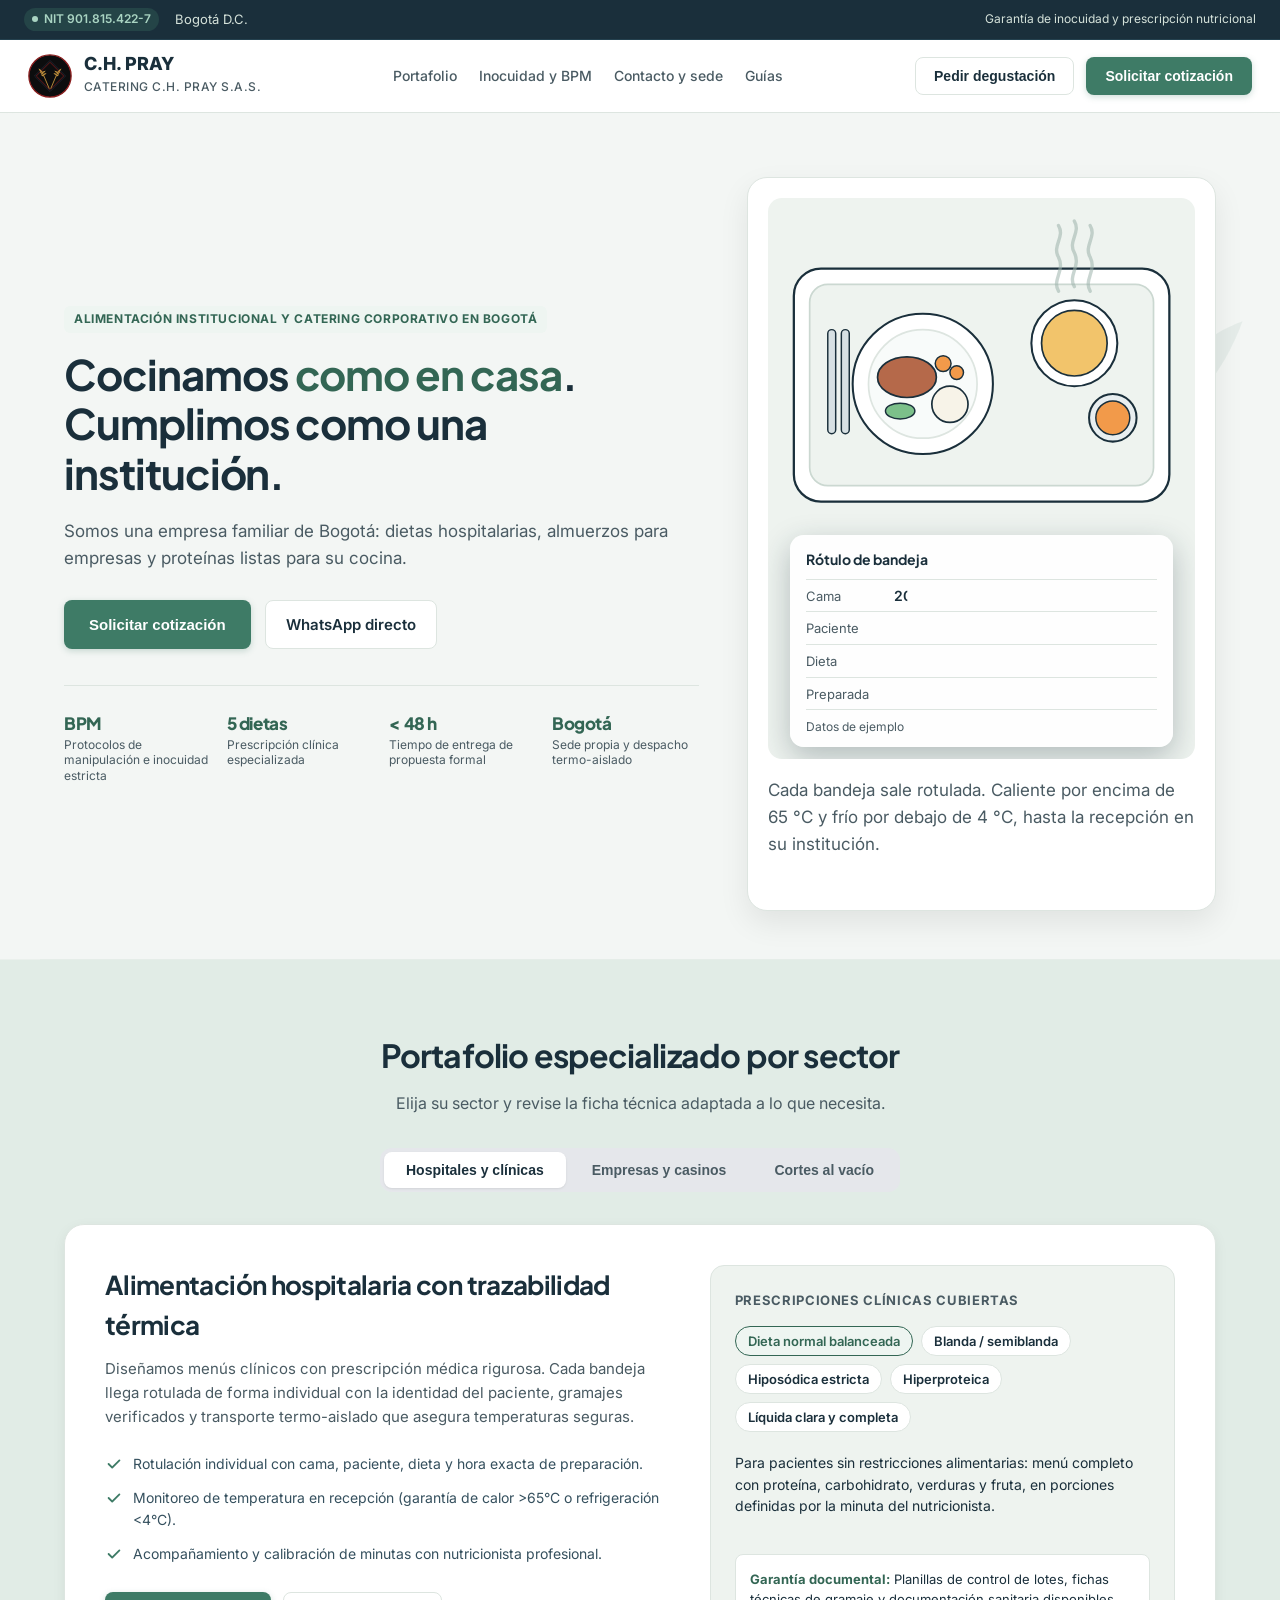
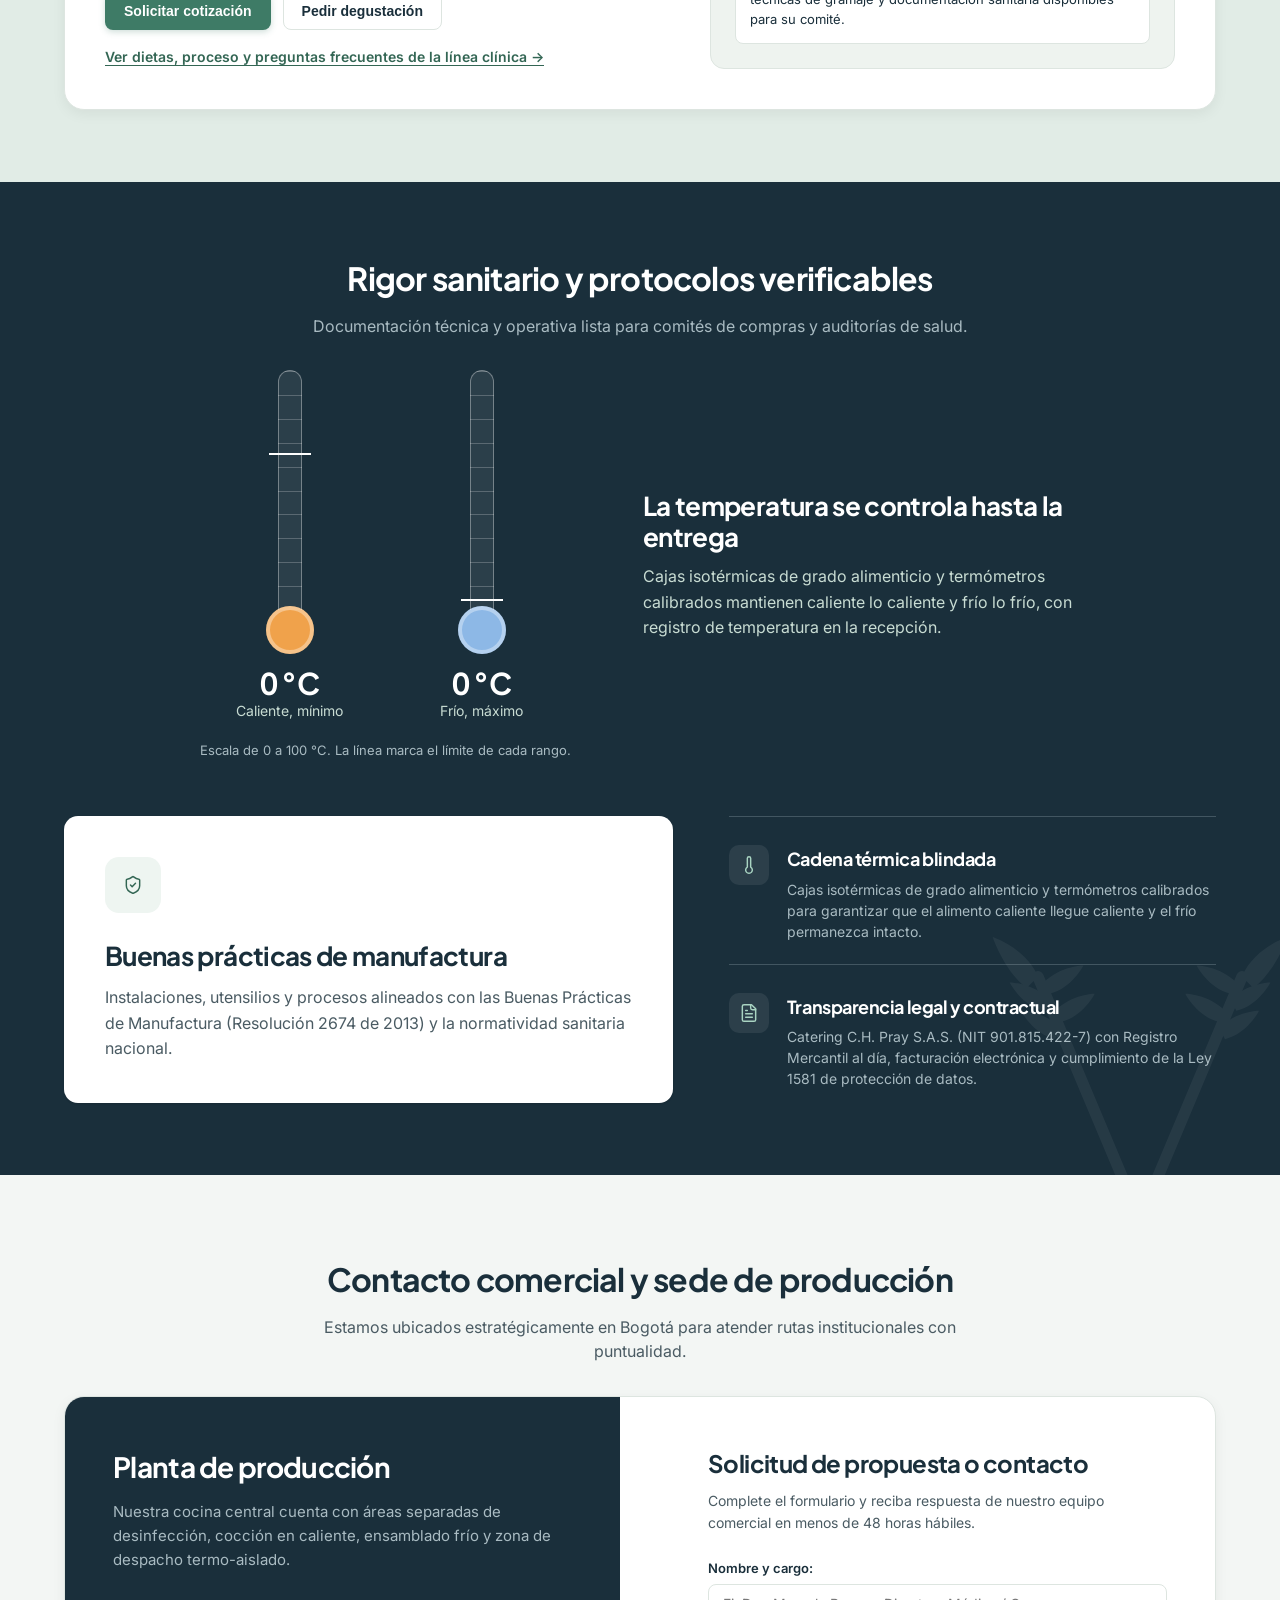
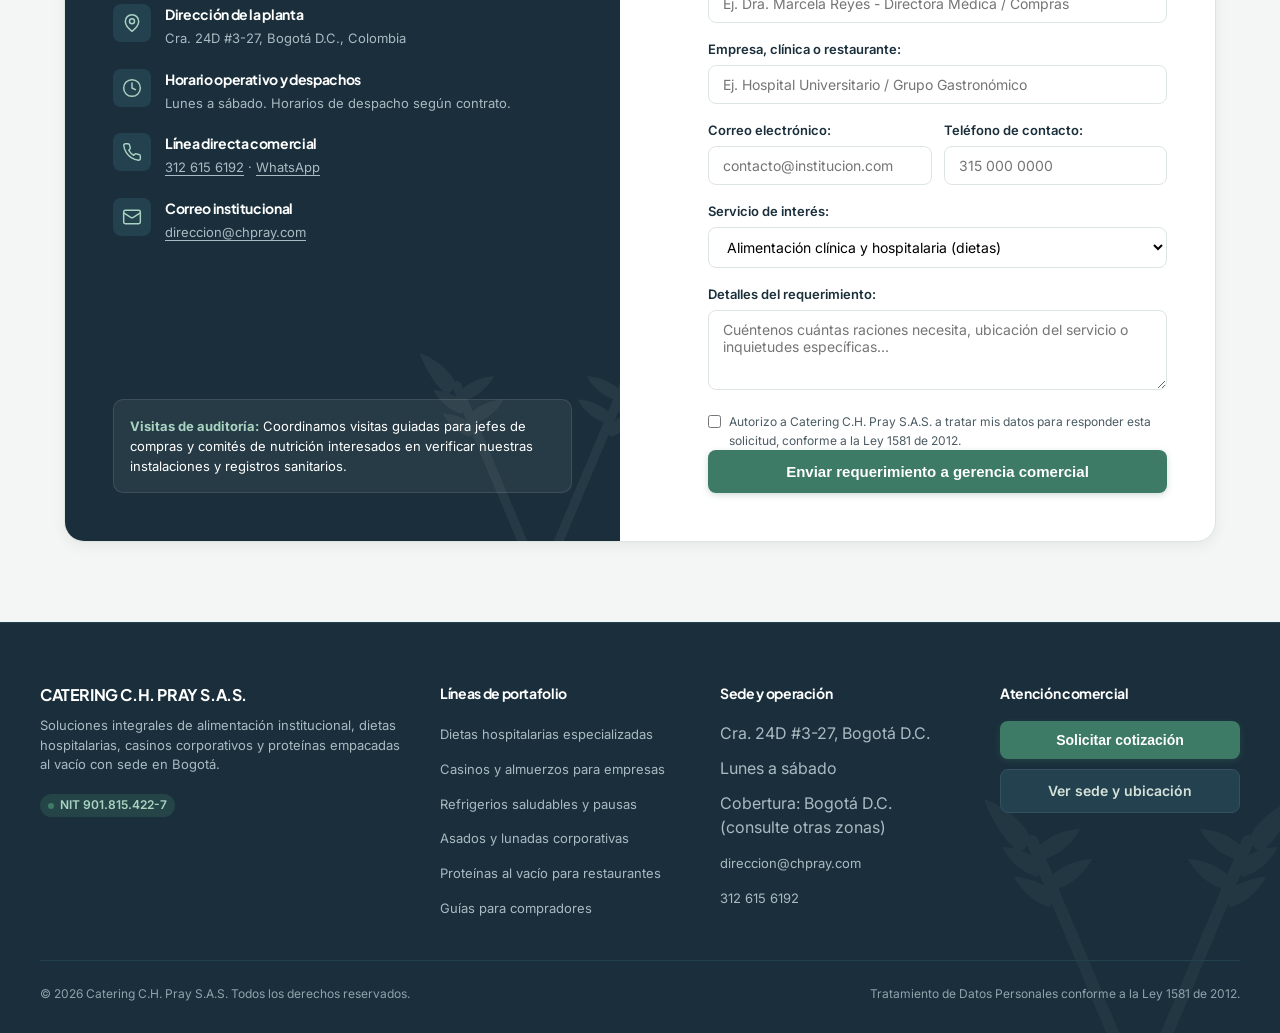
<file: index.html>
<!DOCTYPE html>
<html lang="es">
<head>
  <meta charset="UTF-8">
  <meta name="viewport" content="width=device-width, initial-scale=1.0">
  <title>Alimentación institucional y catering corporativo en Bogotá | C.H. Pray</title>
  <meta name="description" content="Catering C.H. Pray S.A.S.: dietas hospitalarias, almuerzos y refrigerios para empresas, asados corporativos y proteínas porcionadas al vacío para restaurantes en Bogotá. Solicite su cotización o degustación.">
  <link rel="canonical" href="https://saimonproduce.github.io/propuestachpray/">
  <meta property="og:type" content="website">
  <meta property="og:locale" content="es_CO">
  <meta property="og:site_name" content="Catering C.H. Pray S.A.S.">
  <meta property="og:title" content="Alimentación institucional y catering corporativo en Bogotá | C.H. Pray">
  <meta property="og:description" content="Dietas hospitalarias, catering para empresas y proteínas al vacío para restaurantes en Bogotá.">
  <meta property="og:url" content="https://saimonproduce.github.io/propuestachpray/">
  <meta name="theme-color" content="#1A2F3B">
  <link rel="icon" href="data:image/svg+xml,%3Csvg xmlns='http://www.w3.org/2000/svg' viewBox='0 0 100 100'%3E%3Crect width='100' height='100' rx='20' fill='%231A2F3B'/%3E%3Ctext x='50' y='66' font-size='46' font-family='Arial' font-weight='700' fill='%23F7F9F6' text-anchor='middle'%3ECH%3C/text%3E%3C/svg%3E">
  <link rel="apple-touch-icon" href="apple-touch-icon.png">
  <script type="application/ld+json">
  {
    "@context": "https://schema.org",
    "@type": "FoodEstablishment",
    "name": "Catering C.H. Pray S.A.S.",
    "alternateName": "C.H. PRAY",
    "description": "Alimentación institucional, dietas hospitalarias, catering corporativo y proteínas porcionadas al vacío en Bogotá.",
    "url": "https://www.chpray.com/",
    "telephone": "+57 312 615 6192",
    "email": "direccion@chpray.com",
    "taxID": "901.815.422-7",
    "address": {
      "@type": "PostalAddress",
      "streetAddress": "Cra. 24D #3-27",
      "addressLocality": "Bogotá",
      "addressRegion": "Bogotá D.C.",
      "addressCountry": "CO"
    },
    "areaServed": "Bogotá D.C.",
    "hasMap": "https://maps.app.goo.gl/REZ5NghpJgAzCL6t6"
  }
  </script>
  <link rel="preconnect" href="https://fonts.googleapis.com">
  <link rel="preconnect" href="https://fonts.gstatic.com" crossorigin>
  <link href="https://fonts.googleapis.com/css2?family=Plus+Jakarta+Sans:wght@400;500;600;700;800&family=Inter:wght@400;500;600&display=swap" rel="stylesheet">
  <link rel="stylesheet" href="styles.css?v=42">
</head>
<body class="theme-warm">
  <script>(function(){try{if(matchMedia("(prefers-reduced-motion: reduce)").matches)return;document.documentElement.classList.add("intro-on");var fin=function(){var e=document.getElementById("intro");if(e)e.remove();};document.addEventListener("click",fin,{once:true});setTimeout(fin,900);}catch(e){}})();</script>
  <div class="intro" id="intro" aria-hidden="true">
    <svg class="intro-logo" viewBox="0 0 100 100" fill="none" xmlns="http://www.w3.org/2000/svg">
        <circle class="logo-ring" cx="50" cy="50" r="48" fill="#0C0D0E" stroke="#8B1E1E" stroke-width="3"/>
        <rect class="logo-rombo" x="25" y="25" width="50" height="50" transform="rotate(45 50 50)" stroke="#1F2430" stroke-width="2" fill="none"/>
        <rect class="logo-rombo" x="28" y="28" width="44" height="44" transform="rotate(45 50 50)" stroke="#8B1E1E" stroke-width="1.5" fill="none"/>
        <g class="logo-espiga"><path class="logo-tallo" d="M48 78 L32 40" stroke="#C8963E" stroke-width="2" stroke-linecap="round"/>
        <path class="logo-hoja" style="--i:1" d="M32 40 C30 35 24 33 24 33 C24 33 26 39 30 42 Z" fill="#C8963E"/>
        <path class="logo-hoja" style="--i:2" d="M34 44 C31 41 27 41 27 41 C27 41 29 45 33 46 Z" fill="#C8963E"/>
        <path class="logo-hoja" style="--i:3" d="M36 49 C33 46 29 46 29 46 C29 46 31 50 35 51 Z" fill="#C8963E"/>
        <path class="logo-hoja" style="--i:4" d="M33 41 C36 38 40 38 40 38 C40 38 38 42 34 43 Z" fill="#C8963E"/>
        <path class="logo-hoja" style="--i:5" d="M35 46 C38 43 42 43 42 43 C42 43 40 47 36 48 Z" fill="#C8963E"/>
        <path class="logo-tallo" d="M52 78 L68 40" stroke="#C8963E" stroke-width="2" stroke-linecap="round"/>
        <path class="logo-hoja" style="--i:6" d="M68 40 C70 35 76 33 76 33 C76 33 74 39 70 42 Z" fill="#C8963E"/>
        <path class="logo-hoja" style="--i:7" d="M66 44 C69 41 73 41 73 41 C73 41 71 45 67 46 Z" fill="#C8963E"/>
        <path class="logo-hoja" style="--i:8" d="M64 49 C67 46 71 46 71 46 C71 46 69 50 65 51 Z" fill="#C8963E"/>
        <path class="logo-hoja" style="--i:9" d="M67 41 C64 38 60 38 60 38 C60 38 62 42 66 43 Z" fill="#C8963E"/>
        <path class="logo-hoja" style="--i:10" d="M65 46 C62 43 58 43 58 43 C58 43 60 47 64 48 Z" fill="#C8963E"/>
      </g>
      </svg>
  </div>
  <a class="skip-link" href="#main-content">Saltar al contenido</a>

  <!-- BARRA DE CONFIANZA -->
  <div class="top-bar">
    <div class="top-bar-tags">
      <span class="badge-pill">NIT 901.815.422-7</span>
      <span>Bogotá D.C.</span>
    </div>
    <div style="font-size: 12px;">
      Garantía de inocuidad y prescripción nutricional
    </div>
  </div>

  <!-- HEADER -->
  <header>
    <a href="#" class="brand-wrap">
      <svg class="brand-logo-svg logo-anim" viewBox="0 0 100 100" fill="none" xmlns="http://www.w3.org/2000/svg">
        <circle class="logo-ring" cx="50" cy="50" r="48" fill="#0C0D0E" stroke="#8B1E1E" stroke-width="3"/>
        <rect class="logo-rombo" x="25" y="25" width="50" height="50" transform="rotate(45 50 50)" stroke="#1F2430" stroke-width="2" fill="none"/>
        <rect class="logo-rombo" x="28" y="28" width="44" height="44" transform="rotate(45 50 50)" stroke="#8B1E1E" stroke-width="1.5" fill="none"/>
        <g class="logo-espiga"><path class="logo-tallo" d="M48 78 L32 40" stroke="#C8963E" stroke-width="2" stroke-linecap="round"/>
        <path class="logo-hoja" style="--i:1" d="M32 40 C30 35 24 33 24 33 C24 33 26 39 30 42 Z" fill="#C8963E"/>
        <path class="logo-hoja" style="--i:2" d="M34 44 C31 41 27 41 27 41 C27 41 29 45 33 46 Z" fill="#C8963E"/>
        <path class="logo-hoja" style="--i:3" d="M36 49 C33 46 29 46 29 46 C29 46 31 50 35 51 Z" fill="#C8963E"/>
        <path class="logo-hoja" style="--i:4" d="M33 41 C36 38 40 38 40 38 C40 38 38 42 34 43 Z" fill="#C8963E"/>
        <path class="logo-hoja" style="--i:5" d="M35 46 C38 43 42 43 42 43 C42 43 40 47 36 48 Z" fill="#C8963E"/>
        <path class="logo-tallo" d="M52 78 L68 40" stroke="#C8963E" stroke-width="2" stroke-linecap="round"/>
        <path class="logo-hoja" style="--i:6" d="M68 40 C70 35 76 33 76 33 C76 33 74 39 70 42 Z" fill="#C8963E"/>
        <path class="logo-hoja" style="--i:7" d="M66 44 C69 41 73 41 73 41 C73 41 71 45 67 46 Z" fill="#C8963E"/>
        <path class="logo-hoja" style="--i:8" d="M64 49 C67 46 71 46 71 46 C71 46 69 50 65 51 Z" fill="#C8963E"/>
        <path class="logo-hoja" style="--i:9" d="M67 41 C64 38 60 38 60 38 C60 38 62 42 66 43 Z" fill="#C8963E"/>
        <path class="logo-hoja" style="--i:10" d="M65 46 C62 43 58 43 58 43 C58 43 60 47 64 48 Z" fill="#C8963E"/>
      </g>
      </svg>
      <div>
        <span class="brand-title">C.H. PRAY</span>
        <span class="brand-sub">CATERING C.H. PRAY S.A.S.</span>
      </div>
    </a>

    <nav>
      <a href="#soluciones">Portafolio</a>
      <a href="#inocuidad">Inocuidad y BPM</a>
      <a href="#contacto">Contacto y sede</a>
      <a href="guias/">Guías</a>
      <span class="nav-indicator" aria-hidden="true"></span>
    </nav>

    <div class="header-actions">
      <button class="btn btn-secondary" onclick="openQuoteModal('degustacion')">Pedir degustación</button>
      <button class="btn btn-primary" onclick="openQuoteModal('cotizacion')"><span class="hide-narrow">Solicitar cotización</span><span class="show-narrow">Cotizar</span></button>
    </div>
  </header>

  <main id="main-content">
    <!-- HERO -->
    <section class="hero">
      <div>
        <div class="hero-tagline">Alimentación institucional y catering corporativo en Bogotá</div>
        <h1>Cocinamos <span>como en casa</span>. Cumplimos como una institución.</h1>
        <p>
          Somos una empresa familiar de Bogotá: dietas hospitalarias, almuerzos para empresas y proteínas listas para su cocina.
        </p>

        <div class="hero-ctas">
          <button class="btn btn-primary" style="padding: 12px 24px; font-size: 15px;" onclick="openQuoteModal('cotizacion')">
            Solicitar cotización
          </button>
          <a class="btn btn-secondary" style="padding: 12px 20px; font-size: 15px;" href="https://wa.me/573126156192?text=Hola,%20solicito%20el%20dossier%20comercial%20de%20CH%20Pray" target="_blank" rel="noopener">
            WhatsApp directo
          </a>
        </div>

        <div class="trust-strip">
          <div class="trust-item">
            <h4>BPM</h4>
            <p>Protocolos de manipulación e inocuidad estricta</p>
          </div>
          <div class="trust-item">
            <h4>5 dietas</h4>
            <p>Prescripción clínica especializada</p>
          </div>
          <div class="trust-item">
            <h4>&lt; 48&nbsp;h</h4>
            <p>Tiempo de entrega de propuesta formal</p>
          </div>
          <div class="trust-item">
            <h4>Bogotá</h4>
            <p>Sede propia y despacho termo-aislado</p>
          </div>
        </div>
      </div>

      <div class="hero-card hero-bandeja">
        <figure class="tray-figure tray-hero" id="trayFigure">
          <svg class="bandeja-svg" viewBox="0 -30 360 280" role="img" aria-label="Ilustración de una bandeja hospitalaria con plato, sopa y vaso de jugo">
            <rect x="14" y="20" width="332" height="206" rx="24" fill="#FFFFFF" stroke="#1A2F3B" stroke-width="2"/>
            <rect x="28" y="34" width="304" height="178" rx="16" fill="#EEF3EF" stroke="#CBD8D1" stroke-width="1.5"/>
            <rect x="44" y="74" width="7" height="92" rx="3.5" fill="#D7E0E3" stroke="#1A2F3B" stroke-width="1.3"/>
            <rect x="56" y="74" width="7" height="92" rx="3.5" fill="#D7E0E3" stroke="#1A2F3B" stroke-width="1.3"/>
            <circle cx="128" cy="122" r="62" fill="#FFFFFF" stroke="#1A2F3B" stroke-width="1.8"/>
            <circle cx="128" cy="122" r="48" fill="#F8FBFA" stroke="#DDE5E0" stroke-width="1.5"/>
            <ellipse cx="114" cy="116" rx="26" ry="18" fill="#B5694A" stroke="#1A2F3B" stroke-width="1.5"/>
            <circle cx="152" cy="140" r="16" fill="#F7F3E8" stroke="#1A2F3B" stroke-width="1.5"/>
            <ellipse cx="108" cy="146" rx="13" ry="7" fill="#7CC08A" stroke="#1A2F3B" stroke-width="1.3"/>
            <circle cx="146" cy="104" r="7" fill="#F29A4A" stroke="#1A2F3B" stroke-width="1.3"/>
            <circle cx="158" cy="112" r="6" fill="#F29A4A" stroke="#1A2F3B" stroke-width="1.3"/>
            <circle cx="262" cy="86" r="38" fill="#FFFFFF" stroke="#1A2F3B" stroke-width="1.8"/>
            <circle cx="262" cy="86" r="29" fill="#F2C46B" stroke="#1A2F3B" stroke-width="1.5"/>
            <circle cx="296" cy="152" r="21" fill="#E8EEF0" stroke="#1A2F3B" stroke-width="1.8"/>
            <circle cx="296" cy="152" r="15" fill="#F29A4A" stroke="#1A2F3B" stroke-width="1.3"/>
            <g class="vapor" aria-hidden="true">
              <path d="M248 40 C242 30 254 22 248 10 C242 0 254 -8 248 -18"/>
              <path d="M262 36 C256 26 268 18 262 6 C256 -4 268 -12 262 -22"/>
              <path d="M276 40 C270 30 282 22 276 10 C270 0 282 -8 276 -18"/>
            </g>
          </svg>
          <div class="tray-label" role="group" aria-label="Ejemplo de rótulo de bandeja">
            <div class="tray-label-title">Rótulo de bandeja</div>
            <dl>
              <div class="tray-row"><dt>Cama</dt><dd><span>204-B</span></dd></div>
              <div class="tray-row"><dt>Paciente</dt><dd><span>Alexander Tovar</span></dd></div>
              <div class="tray-row"><dt>Dieta</dt><dd><span>Hiposódica estricta</span></dd></div>
              <div class="tray-row"><dt>Preparada</dt><dd><span>11:40 a.&nbsp;m.</span></dd></div>
            </dl>
            <div class="tray-label-note">Datos de ejemplo</div>
          </div>
        </figure>
        <p class="hero-card-nota">Cada bandeja sale rotulada. Caliente por encima de 65&nbsp;°C y frío por debajo de 4&nbsp;°C, hasta la recepción en su institución.</p>
      </div>
    </section>

    <!-- PORTAFOLIO EN PESTAÑAS (TABS) -->
    <section class="tabs-section band-sage" id="soluciones">
      <div class="section-title-wrap">
        <h2>Portafolio especializado por sector</h2>
        <p>Elija su sector y revise la ficha técnica adaptada a lo que necesita.</p>
      </div>

      <div class="tab-nav-wrapper">
        <div class="tab-bar" id="tabBar">
          <div class="tab-indicator" id="tabIndicator"></div>
          <button class="tab-btn active" data-index="0" onclick="switchTab(0)">Hospitales y clínicas</button>
          <button class="tab-btn" data-index="1" onclick="switchTab(1)">Empresas y casinos</button>
          <button class="tab-btn" data-index="2" onclick="switchTab(2)">Cortes al vacío</button>
        </div>
      </div>

      <div class="tab-panels-container">
        <!-- PANEL CLÍNICO -->
        <div class="tab-panel active" id="panel-0">
          <div class="panel-content">
            <h3>Alimentación hospitalaria con trazabilidad térmica</h3>
            <p>
              Diseñamos menús clínicos con prescripción médica rigurosa. Cada bandeja llega rotulada de forma individual con la identidad del paciente, gramajes verificados y transporte termo-aislado que asegura temperaturas seguras.
            </p>
            <ul class="specs-list">
              <li>
                <svg viewBox="0 0 20 20"><path d="M16.707 5.293a1 1 0 010 1.414l-8 8a1 1 0 01-1.414 0l-4-4a1 1 0 011.414-1.414L8 12.586l7.293-7.293a1 1 0 011.414 0z"/></svg>
                <span>Rotulación individual con cama, paciente, dieta y hora exacta de preparación.</span>
              </li>
              <li>
                <svg viewBox="0 0 20 20"><path d="M16.707 5.293a1 1 0 010 1.414l-8 8a1 1 0 01-1.414 0l-4-4a1 1 0 011.414-1.414L8 12.586l7.293-7.293a1 1 0 011.414 0z"/></svg>
                <span>Monitoreo de temperatura en recepción (garantía de calor &gt;65°C o refrigeración &lt;4°C).</span>
              </li>
              <li>
                <svg viewBox="0 0 20 20"><path d="M16.707 5.293a1 1 0 010 1.414l-8 8a1 1 0 01-1.414 0l-4-4a1 1 0 011.414-1.414L8 12.586l7.293-7.293a1 1 0 011.414 0z"/></svg>
                <span>Acompañamiento y calibración de minutas con nutricionista profesional.</span>
              </li>
            </ul>
            <div style="display: flex; gap: 12px;">
              <button class="btn btn-primary" onclick="openQuoteModal('clinico')">Solicitar cotización</button>
              <button class="btn btn-secondary" onclick="openQuoteModal('degustacion')">Pedir degustación</button>
            </div>
            <a href="alimentacion-hospitalaria/" style="display: inline-block; margin-top: 16px; font-size: 14px; font-weight: 600; color: var(--primary-text); text-underline-offset: 3px;">Ver dietas, proceso y preguntas frecuentes de la línea clínica →</a>
          </div>

          <div class="panel-display-card">
            <div>
              <div class="panel-display-header">Prescripciones clínicas cubiertas</div>
              <div class="diet-badge-group">
                <button type="button" class="diet-tag highlight" aria-pressed="true" data-desc="Para pacientes sin restricciones alimentarias: menú completo con proteína, carbohidrato, verduras y fruta, en porciones definidas por la minuta del nutricionista.">Dieta normal balanceada</button>
                <button type="button" class="diet-tag" aria-pressed="false" data-desc="Preparaciones de textura suave, cocidas al vapor o hervidas, bajas en grasa y condimentos. Para pacientes en recuperación o con dificultad para masticar o digerir.">Blanda / semiblanda</button>
                <button type="button" class="diet-tag" aria-pressed="false" data-desc="Sin sal añadida y sin ingredientes altos en sodio como embutidos o caldos concentrados. Para pacientes con hipertensión o enfermedad renal o cardiaca; el sabor se logra con hierbas y especias naturales.">Hiposódica estricta</button>
                <button type="button" class="diet-tag" aria-pressed="false" data-desc="Mayor aporte de proteína de alto valor (carnes magras, huevo, lácteos y leguminosas) para apoyar la cicatrización, la recuperación posquirúrgica y la conservación de la masa muscular.">Hiperproteica</button>
                <button type="button" class="diet-tag" aria-pressed="false" data-desc="Clara: caldos colados, aromáticas y gelatinas, para el pre y posoperatorio inmediato. Completa: suma lácteos, cremas y jugos, como transición antes de la dieta blanda.">Líquida clara y completa</button>
              </div>
              <p class="diet-desc" aria-live="polite"></p>
            </div>
            <div style="background: #FFFFFF; border: 1px solid var(--border); border-radius: 8px; padding: 14px; font-size: 13px;">
              <strong style="color: var(--primary-text);">Garantía documental:</strong> Planillas de control de lotes, fichas técnicas de gramaje y documentación sanitaria disponibles para su comité. <!-- TODO: confirmar con documento de la empresa (Fase 0) -->
            </div>
          </div>
        </div>

        <!-- PANEL CORPORATIVO -->
        <div class="tab-panel" id="panel-1">
          <div class="panel-content">
            <h3>Catering corporativo, almuerzos ejecutivos y refrigerios</h3>
            <p>
              Soluciones gastronómicas para empresas. Menús balanceados en calorías y sodio servidos puntualmente en sus instalaciones o en empaques biodegradables.
            </p>
            <ul class="specs-list">
              <li>
                <svg viewBox="0 0 20 20"><path d="M16.707 5.293a1 1 0 010 1.414l-8 8a1 1 0 01-1.414 0l-4-4a1 1 0 011.414-1.414L8 12.586l7.293-7.293a1 1 0 011.414 0z"/></svg>
                <span>Ciclos de menú mensual sin repetición para evitar la fatiga alimentaria.</span>
              </li>
              <li>
                <svg viewBox="0 0 20 20"><path d="M16.707 5.293a1 1 0 010 1.414l-8 8a1 1 0 01-1.414 0l-4-4a1 1 0 011.414-1.414L8 12.586l7.293-7.293a1 1 0 011.414 0z"/></svg>
                <span>Refrigerios corporativos saludables: wraps artesanales, parfaits y jugos naturales.</span>
              </li>
              <li>
                <svg viewBox="0 0 20 20"><path d="M16.707 5.293a1 1 0 010 1.414l-8 8a1 1 0 01-1.414 0l-4-4a1 1 0 011.414-1.414L8 12.586l7.293-7.293a1 1 0 011.414 0z"/></svg>
                <span>Asados al carbón y eventos corporativos de fin de año al aire libre.</span>
              </li>
            </ul>
            <div style="display: flex; gap: 12px;">
              <button class="btn btn-primary" onclick="openQuoteModal('corporativo')">Solicitar cotización</button>
              <button class="btn btn-secondary" onclick="openQuoteModal('muestra_corporativo')">Pedir muestra</button>
            </div>
            <a href="catering-corporativo/" style="display: inline-block; margin-top: 16px; font-size: 14px; font-weight: 600; color: var(--primary-text); text-underline-offset: 3px;">Ver modalidades, proceso y preguntas frecuentes del catering corporativo →</a>
          </div>

          <div class="panel-display-card">
            <div>
              <div class="panel-display-header">Modalidades de suministro</div>
              <div class="diet-badge-group">
                <button type="button" class="diet-tag highlight" aria-pressed="true" data-desc="Llevamos el almuerzo caliente a sus instalaciones en recipientes termo-aislados, listo para servir a la hora acordada.">Almuerzo caliente en sitio</button>
                <button type="button" class="diet-tag" aria-pressed="false" data-desc="Montamos una línea de servicio en su comedor para que los colaboradores elijan entre las opciones del menú del día.">Línea de autoservicio / casino</button>
                <button type="button" class="diet-tag" aria-pressed="false" data-desc="Refrigerios porcionados y empacados de forma individual, fáciles de repartir en capacitaciones, turnos o jornadas de campo.">Refrigerio individual sellado</button>
                <button type="button" class="diet-tag" aria-pressed="false" data-desc="Estación de café, aromáticas y pasabocas montada en el lugar de su reunión, comité o pausa activa.">Estaciones de café y breaks</button>
              </div>
              <p class="diet-desc" aria-live="polite"></p>
            </div>
            <div style="background: #FFFFFF; border: 1px solid var(--border); border-radius: 8px; padding: 14px; font-size: 13px;">
              <strong style="color: var(--primary-text);">Puntualidad:</strong> Despacho propio en Bogotá con horarios de entrega acordados en el contrato.
            </div>
          </div>
        </div>

        <!-- PANEL CORTES AL VACÍO -->
        <div class="tab-panel" id="panel-2">
          <div class="panel-content">
            <h3>Proteínas porcionadas al vacío para restaurantes</h3>
            <p>
              Reduzca los tiempos de preparación y controle con precisión el costo por porción. Proveemos cortes cárnicos seleccionados, porcionados en gramajes exactos (180g, 220g, 250g) y empacados al vacío termoencogible.
            </p>
            <ul class="specs-list">
              <li>
                <svg viewBox="0 0 20 20"><path d="M16.707 5.293a1 1 0 010 1.414l-8 8a1 1 0 01-1.414 0l-4-4a1 1 0 011.414-1.414L8 12.586l7.293-7.293a1 1 0 011.414 0z"/></svg>
                <span>Sin merma por limpieza o desposte dentro de su cocina.</span>
              </li>
              <li>
                <svg viewBox="0 0 20 20"><path d="M16.707 5.293a1 1 0 010 1.414l-8 8a1 1 0 01-1.414 0l-4-4a1 1 0 011.414-1.414L8 12.586l7.293-7.293a1 1 0 011.414 0z"/></svg>
                <span>Mayor vida útil en refrigeración sin quemadura por frío.</span>
              </li>
              <li>
                <svg viewBox="0 0 20 20"><path d="M16.707 5.293a1 1 0 010 1.414l-8 8a1 1 0 01-1.414 0l-4-4a1 1 0 011.414-1.414L8 12.586l7.293-7.293a1 1 0 011.414 0z"/></svg>
                <span>Control exacto del costo estándar por plato en su inventario.</span>
              </li>
            </ul>
            <div style="display: flex; gap: 12px;">
              <a href="proteinas-al-vacio/" class="btn btn-primary">Ver catálogo y simulador</a>
              <button class="btn btn-secondary" onclick="openQuoteModal('muestra_carne')">Pedir muestra</button>
            </div>
          </div>

          <div class="panel-display-card">
            <div class="panel-display-header">Cortes estandarizados</div>
            <div class="diet-badge-group">
              <button type="button" class="diet-tag highlight" aria-pressed="true" data-desc="El corte más tierno de la res, limpio y porcionado a 220 g. Ideal para plancha o medallones con salsa.">Lomo fino res (220g)</button>
              <button type="button" class="diet-tag" aria-pressed="false" data-desc="Corte jugoso con su capa de grasa, porcionado a 250 g. Ideal para parrilla y asados.">Punta de anca (250g)</button>
              <button type="button" class="diet-tag" aria-pressed="false" data-desc="Pechuga de pollo sin hueso ni piel, porcionada a 200 g. Versátil para plancha, horno o menú ejecutivo.">Pechuga deshuesada (200g)</button>
              <button type="button" class="diet-tag" aria-pressed="false" data-desc="Corte de cerdo con buena infiltración de grasa, porcionado a 200 g. Ideal para horno lento, parrilla o desmechado.">Bondiola cerdo (200g)</button>
            </div>
              <p class="diet-desc" aria-live="polite"></p>
            <div style="background: #FFFFFF; border: 1px solid var(--border); border-radius: 8px; padding: 14px; font-size: 13px;">
              <strong style="color: var(--primary-text);">Entrega en frío:</strong> Despacho programado con registro de temperatura en transporte.
            </div>
          </div>
        </div>
      </div>
    </section>

    <!-- INOCUIDAD y PROTOCOLOS -->
    <section class="trust-matrix band-navy" id="inocuidad">
      <div class="section-title-wrap">
        <h2>Rigor sanitario y protocolos verificables</h2>
        <p>Documentación técnica y operativa lista para comités de compras y auditorías de salud.</p>
      </div>

      <div class="thermo-band">
        <div class="thermo-wrap">
          <div class="thermo-pair" id="thermoPair" role="img" aria-label="Termómetros en escala de 0 a 100 grados: lo caliente se mantiene por encima de 65 grados y lo frío por debajo de 4 grados">
            <div class="thermo thermo-hot" data-level="65">
              <div class="thermo-tube"><div class="thermo-fill"></div><span class="thermo-mark"></span></div>
              <div class="thermo-bulb"></div>
              <div class="thermo-read"><strong><span class="thermo-num">65</span>&nbsp;°C</strong><span>Caliente, mínimo</span></div>
            </div>
            <div class="thermo thermo-cold" data-level="4">
              <div class="thermo-tube"><div class="thermo-fill"></div><span class="thermo-mark"></span></div>
              <div class="thermo-bulb"></div>
              <div class="thermo-read"><strong><span class="thermo-num">4</span>&nbsp;°C</strong><span>Frío, máximo</span></div>
            </div>
          </div>
          <p class="thermo-note">Escala de 0 a 100&nbsp;°C. La línea marca el límite de cada rango.</p>
        </div>
        <div class="thermo-copy">
          <h3>La temperatura se controla hasta la entrega</h3>
          <p>Cajas isotérmicas de grado alimenticio y termómetros calibrados mantienen caliente lo caliente y frío lo frío, con registro de temperatura en la recepción.</p>
        </div>
      </div>

      <div class="matrix-grid matrix-grid--feature">
        <div class="matrix-card">
          <div class="matrix-icon"><svg viewBox="0 0 24 24" aria-hidden="true" focusable="false"><path d="M20 13c0 5-3.5 7.5-7.66 8.95a1 1 0 0 1-.67-.01C7.5 20.5 4 18 4 13V6a1 1 0 0 1 1-1c2 0 4.5-1.2 6.24-2.72a1.17 1.17 0 0 1 1.52 0C14.51 3.81 17 5 19 5a1 1 0 0 1 1 1z"/><path d="m9 12 2 2 4-4"/></svg></div>
          <h4>Buenas prácticas de manufactura</h4>
          <p>Instalaciones, utensilios y procesos alineados con las Buenas Prácticas de Manufactura (Resolución 2674 de 2013) y la normatividad sanitaria nacional.</p> <!-- TODO: confirmar con documento de la empresa (Fase 0) -->
        </div>
        <div class="matrix-card">
          <div class="matrix-icon"><svg viewBox="0 0 24 24" aria-hidden="true" focusable="false"><path d="M14 4v10.54a4 4 0 1 1-4 0V4a2 2 0 0 1 4 0Z"/></svg></div>
          <h4>Cadena térmica blindada</h4>
          <p>Cajas isotérmicas de grado alimenticio y termómetros calibrados para garantizar que el alimento caliente llegue caliente y el frío permanezca intacto.</p>
        </div>
        <div class="matrix-card">
          <div class="matrix-icon"><svg viewBox="0 0 24 24" aria-hidden="true" focusable="false"><path d="M15 2H6a2 2 0 0 0-2 2v16a2 2 0 0 0 2 2h12a2 2 0 0 0 2-2V7Z"/><path d="M14 2v4a2 2 0 0 0 2 2h4"/><path d="M16 13H8"/><path d="M16 17H8"/><path d="M10 9H8"/></svg></div>
          <h4>Transparencia legal y contractual</h4>
          <p>Catering C.H. Pray S.A.S. (NIT 901.815.422-7) con Registro Mercantil al día, facturación electrónica y cumplimiento de la Ley 1581 de protección de datos.</p>
        </div>
      </div>
    </section>

    <!-- APARTADO ESPECÍFICO 2: CONTACTO Y SEDE OPERATIVA -->
    <section class="contact-section" id="contacto">
      <div class="section-title-wrap">
        <h2>Contacto comercial y sede de producción</h2>
        <p>Estamos ubicados estratégicamente en Bogotá para atender rutas institucionales con puntualidad.</p>
      </div>

      <div class="contact-layout">
        <!-- Panel Izquierdo: Información y Ubicación -->
        <div class="contact-info-pane">
          <div>
            <h3>Planta de producción</h3>
            <p>
              Nuestra cocina central cuenta con áreas separadas de desinfección, cocción en caliente, ensamblado frío y zona de despacho termo-aislado.
            </p>

            <div class="contact-details-list">
              <div class="contact-item">
                <div class="contact-item-icon"><svg viewBox="0 0 24 24" aria-hidden="true" focusable="false"><path d="M20 10c0 6-8 12-8 12s-8-6-8-12a8 8 0 0 1 16 0Z"/><circle cx="12" cy="10" r="3"/></svg></div>
                <div>
                  <h5>Dirección de la planta</h5>
                  <p>Cra. 24D #3-27, Bogotá D.C., Colombia</p>
                </div>
              </div>

              <div class="contact-item">
                <div class="contact-item-icon"><svg viewBox="0 0 24 24" aria-hidden="true" focusable="false"><circle cx="12" cy="12" r="10"/><path d="M12 6v6l4 2"/></svg></div>
                <div>
                  <h5>Horario operativo y despachos</h5>
                  <p>Lunes a sábado. Horarios de despacho según contrato.</p> <!-- TODO: confirmar con documento de la empresa (Fase 0) -->
                </div>
              </div>

              <div class="contact-item">
                <div class="contact-item-icon"><svg viewBox="0 0 24 24" aria-hidden="true" focusable="false"><path d="M22 16.92v3a2 2 0 0 1-2.18 2 19.79 19.79 0 0 1-8.63-3.07 19.5 19.5 0 0 1-6-6 19.79 19.79 0 0 1-3.07-8.67A2 2 0 0 1 4.11 2h3a2 2 0 0 1 2 1.72 12.84 12.84 0 0 0 .7 2.81 2 2 0 0 1-.45 2.11L8.09 9.91a16 16 0 0 0 6 6l1.27-1.27a2 2 0 0 1 2.11-.45 12.84 12.84 0 0 0 2.81.7A2 2 0 0 1 22 16.92z"/></svg></div>
                <div>
                  <h5>Línea directa comercial</h5>
                  <p><a href="tel:+573126156192">312 615 6192</a> · <a href="https://wa.me/573126156192">WhatsApp</a></p>
                </div>
              </div>

              <div class="contact-item">
                <div class="contact-item-icon"><svg viewBox="0 0 24 24" aria-hidden="true" focusable="false"><rect width="20" height="16" x="2" y="4" rx="2"/><path d="m22 7-8.97 5.7a1.94 1.94 0 0 1-2.06 0L2 7"/></svg></div>
                <div>
                  <h5>Correo institucional</h5>
                  <p><a href="mailto:direccion@chpray.com">direccion@chpray.com</a></p>
                </div>
              </div>
            </div>
          </div>

          <div style="background: rgba(255,255,255,0.06); padding: 16px; border-radius: 10px; border: 1px solid rgba(255,255,255,0.1); font-size: 13px;">
            <strong style="color: var(--accent-light);">Visitas de auditoría:</strong> Coordinamos visitas guiadas para jefes de compras y comités de nutrición interesados en verificar nuestras instalaciones y registros sanitarios.
          </div>
        </div>

        <!-- Panel Derecho: Formulario Directo -->
        <div class="contact-form-pane">
          <h3>Solicitud de propuesta o contacto</h3>
          <p>Complete el formulario y reciba respuesta de nuestro equipo comercial en menos de 48 horas hábiles.</p>

          <form onsubmit="handleDirectContact(event)">
            <div class="form-group">
              <label for="dirName">Nombre y cargo:</label>
              <input type="text" class="form-input" id="dirName" maxlength="150" autocomplete="name" placeholder="Ej. Dra. Marcela Reyes - Directora Médica / Compras" required>
            </div>

            <div class="form-group">
              <label for="dirCompany">Empresa, clínica o restaurante:</label>
              <input type="text" class="form-input" id="dirCompany" maxlength="150" autocomplete="organization" placeholder="Ej. Hospital Universitario / Grupo Gastronómico" required>
            </div>

            <div style="display: grid; grid-template-columns: 1fr 1fr; gap: 12px;">
              <div class="form-group">
                <label for="dirEmail">Correo electrónico:</label>
                <input type="email" class="form-input" id="dirEmail" maxlength="150" autocomplete="email" autocapitalize="none" spellcheck="false" placeholder="contacto@institucion.com" required>
              </div>
              <div class="form-group">
                <label for="dirPhone">Teléfono de contacto:</label>
                <input type="tel" class="form-input" id="dirPhone" maxlength="150" autocomplete="tel" placeholder="315 000 0000" required>
              </div>
            </div>

            <div class="form-group">
              <label for="dirService">Servicio de interés:</label>
              <select class="form-select" id="dirService">
                <option value="hospitalario">Alimentación clínica y hospitalaria (dietas)</option>
                <option value="corporativo">Catering y casinos para empresas</option>
                <option value="vacio">Proteínas porcionadas al vacío para restaurantes</option>
                <option value="asados">Eventos corporativos y asados</option>
                <option value="auditoria">Quiero agendar una visita a la planta</option>
              </select>
            </div>

            <div class="form-group">
              <label for="dirMessage">Detalles del requerimiento:</label>
              <textarea class="form-textarea" id="dirMessage" maxlength="1000" placeholder="Cuéntenos cuántas raciones necesita, ubicación del servicio o inquietudes específicas..."></textarea>
            </div>

            <label style="display:flex; gap:8px; align-items:flex-start; font-size:12px; color:var(--text-muted); margin-top:12px; font-weight:400;">
            <input type="checkbox" id="dirConsent" required style="margin-top:2px;">
            <span>Autorizo a Catering C.H. Pray S.A.S. a tratar mis datos para responder esta solicitud, conforme a la Ley 1581 de 2012.</span>
          </label>
            <input type="text" name="hp_control" id="dirHp" tabindex="-1" autocomplete="off" data-1p-ignore data-lpignore="true" style="position:absolute; left:-9999px;" aria-hidden="true">
            <button type="submit" id="dirSubmitBtn" class="btn btn-primary" style="width: 100%; padding: 12px; font-size: 15px;">
              Enviar requerimiento a gerencia comercial
            </button>
          </form>

          <div class="flow-step send-state" id="contact-sending" role="status" aria-live="polite">
            <svg class="send-spinner" viewBox="0 0 48 48" aria-hidden="true">
              <circle class="track" cx="24" cy="24" r="20"/>
              <circle class="arc" cx="24" cy="24" r="20"/>
            </svg>
            <h3>Enviando su solicitud…</h3>
            <p>Estamos registrando sus datos. Esto toma solo unos segundos.</p>
          </div>

          <div class="flow-step send-state success-state" id="contact-success" role="status" aria-live="polite">
            <svg class="success-mark" viewBox="0 0 56 56" aria-hidden="true">
              <circle class="disc" cx="28" cy="28" r="28"/>
              <path class="check" d="M17 29l7 7 15-15"/>
            </svg>
            <h3 class="stagger" style="font-size: 22px; margin-bottom: 8px;">Solicitud registrada exitosamente</h3>
            <p class="stagger" style="margin-bottom: 24px;">Gracias por escribirnos. Nuestro equipo comercial le responderá en menos de 48 horas hábiles.</p>
            <div class="stagger"><button type="button" class="btn btn-secondary" onclick="resetContactForm()">Enviar otra solicitud</button></div>
          </div>
        </div>
      </div>
    </section>
  </main>

  <!-- MODAL DE COTIZACIÓN EN 3 PASOS -->
  <a class="wa-float" id="waFloat" href="https://wa.me/573126156192?text=Hola%2C%20quisiera%20informaci%C3%B3n%20sobre%20sus%20servicios%20de%20alimentaci%C3%B3n." target="_blank" rel="noopener" aria-label="Escríbanos por WhatsApp">
    <span class="wa-float-icon"><svg viewBox="0 0 24 24" fill="currentColor" aria-hidden="true"><path d="M17.472 14.382c-.297-.149-1.758-.867-2.03-.967-.273-.099-.471-.148-.67.15-.197.297-.767.966-.94 1.164-.173.199-.347.223-.644.075-.297-.15-1.255-.463-2.39-1.475-.883-.788-1.48-1.761-1.653-2.059-.173-.297-.018-.458.13-.606.134-.133.298-.347.446-.52.149-.174.198-.298.298-.497.099-.198.05-.371-.025-.52-.075-.149-.669-1.612-.916-2.207-.242-.579-.487-.5-.669-.51-.173-.008-.371-.01-.57-.01-.198 0-.52.074-.792.372-.272.297-1.04 1.016-1.04 2.479 0 1.462 1.065 2.875 1.213 3.074.149.198 2.096 3.2 5.077 4.487.709.306 1.262.489 1.694.625.712.227 1.36.195 1.871.118.571-.085 1.758-.719 2.006-1.413.248-.694.248-1.289.173-1.413-.074-.124-.272-.198-.57-.347m-5.421 7.403h-.004a9.87 9.87 0 01-5.031-1.378l-.361-.214-3.741.982.998-3.648-.235-.374a9.86 9.86 0 01-1.51-5.26c.001-5.45 4.436-9.884 9.888-9.884 2.64 0 5.122 1.03 6.988 2.898a9.825 9.825 0 012.893 6.994c-.003 5.45-4.437 9.884-9.885 9.884m8.413-18.297A11.815 11.815 0 0012.05 0C5.495 0 .16 5.335.157 11.892c0 2.096.547 4.142 1.588 5.945L.057 24l6.305-1.654a11.882 11.882 0 005.683 1.448h.005c6.554 0 11.89-5.335 11.893-11.893a11.821 11.821 0 00-3.48-8.413Z"/></svg></span>
    <span class="wa-float-text">
      <span class="wa-float-kicker">WhatsApp</span>
      <span class="wa-float-label">Escríbanos ahora</span>
    </span>
    <svg class="wa-float-arrow" viewBox="0 0 16 16" fill="none" stroke="currentColor" stroke-width="2" stroke-linecap="round" stroke-linejoin="round" aria-hidden="true"><path d="M3 8h10M9 4l4 4-4 4"/></svg>
  </a>


  <!-- FOOTER -->
  <footer>
    <div class="footer-grid">
      <div class="footer-col">
        <h5 style="color: #FFFFFF; font-size: 16px; margin-bottom: 8px;">CATERING C.H. PRAY S.A.S.</h5>
        <p style="font-size: 13px; color: #A9BBC2; margin-bottom: 16px; line-height: 1.5;">
          Soluciones integrales de alimentación institucional, dietas hospitalarias, casinos corporativos y proteínas empacadas al vacío con sede en Bogotá.
        </p>
        <span class="badge-pill" style="background: rgba(62, 123, 102, 0.28); color: #A9D4C2;">
          NIT 901.815.422-7
        </span>
      </div>

      <div class="footer-col">
        <h5>Líneas de portafolio</h5>
        <ul class="footer-links">
          <li><a href="alimentacion-hospitalaria/">Dietas hospitalarias especializadas</a></li>
          <li><a href="catering-corporativo/">Casinos y almuerzos para empresas</a></li>
          <li><a href="catering-corporativo/">Refrigerios saludables y pausas</a></li>
          <li><a href="asados-corporativos/">Asados y lunadas corporativas</a></li>
          <li><a href="proteinas-al-vacio/">Proteínas al vacío para restaurantes</a></li>
          <li><a href="guias/">Guías para compradores</a></li>
        </ul>
      </div>

      <div class="footer-col">
        <h5>Sede y operación</h5>
        <ul class="footer-links">
          <li>Cra. 24D #3-27, Bogotá D.C.</li>
          <li>Lunes a sábado</li>
          <li>Cobertura: Bogotá D.C. (consulte otras zonas)</li>
          <li><a href="mailto:direccion@chpray.com">direccion@chpray.com</a></li>
          <li><a href="tel:+573126156192">312 615 6192</a></li>
        </ul>
      </div>

      <div class="footer-col">
        <h5>Atención comercial</h5>
        <button class="btn btn-primary" style="width: 100%; margin-bottom: 10px;" onclick="openQuoteModal('cotizacion')">
          Solicitar cotización
        </button>
        <a href="#contacto" class="btn btn-secondary" style="width: 100%; border-color: #35505E; color: #D5E2DA; background: var(--navy-soft);">
          Ver sede y ubicación
        </a>
      </div>
    </div>

    <div class="footer-bottom">
      <div>© 2026 Catering C.H. Pray S.A.S. Todos los derechos reservados.</div>
      <div>Tratamiento de Datos Personales conforme a la Ley 1581 de 2012.</div>
    </div>
  </footer>

  <!-- SCRIPT -->
  <script src="app.js?v=18"></script>
</body>
</html>
</file>
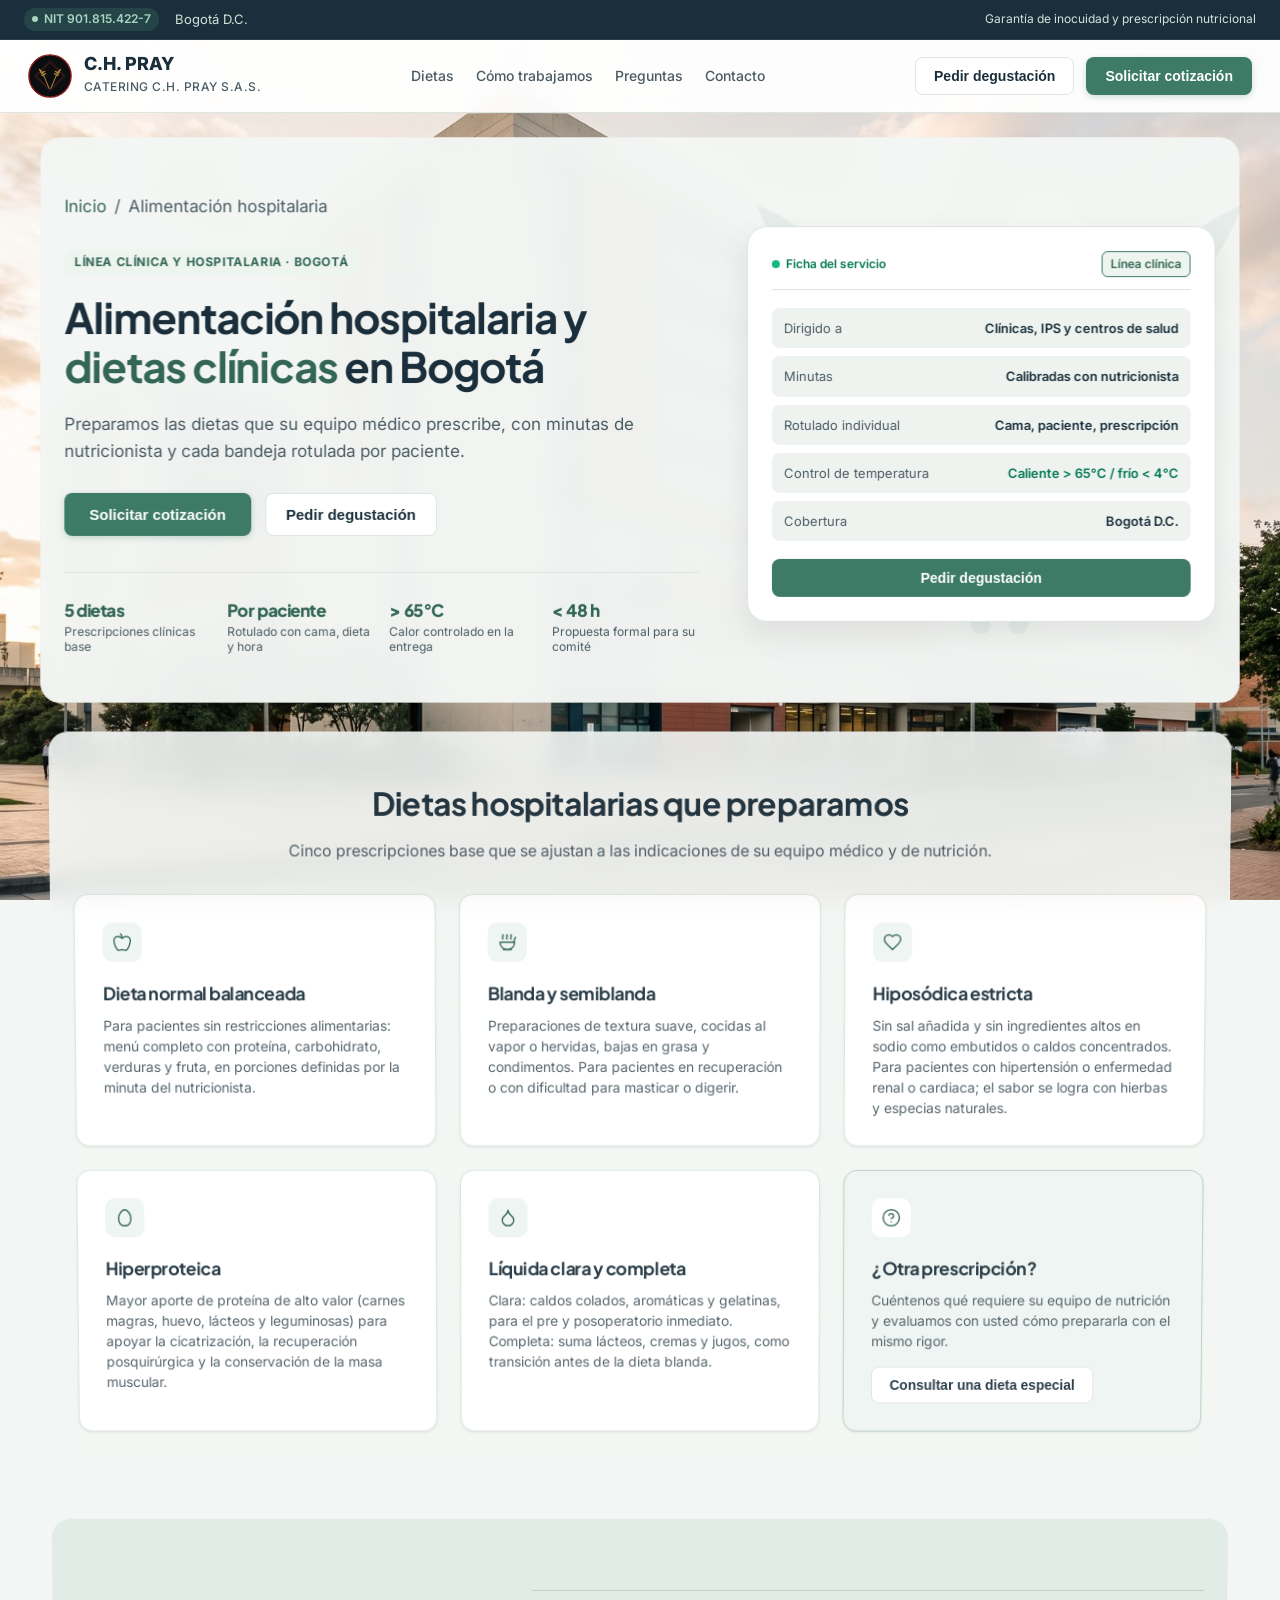
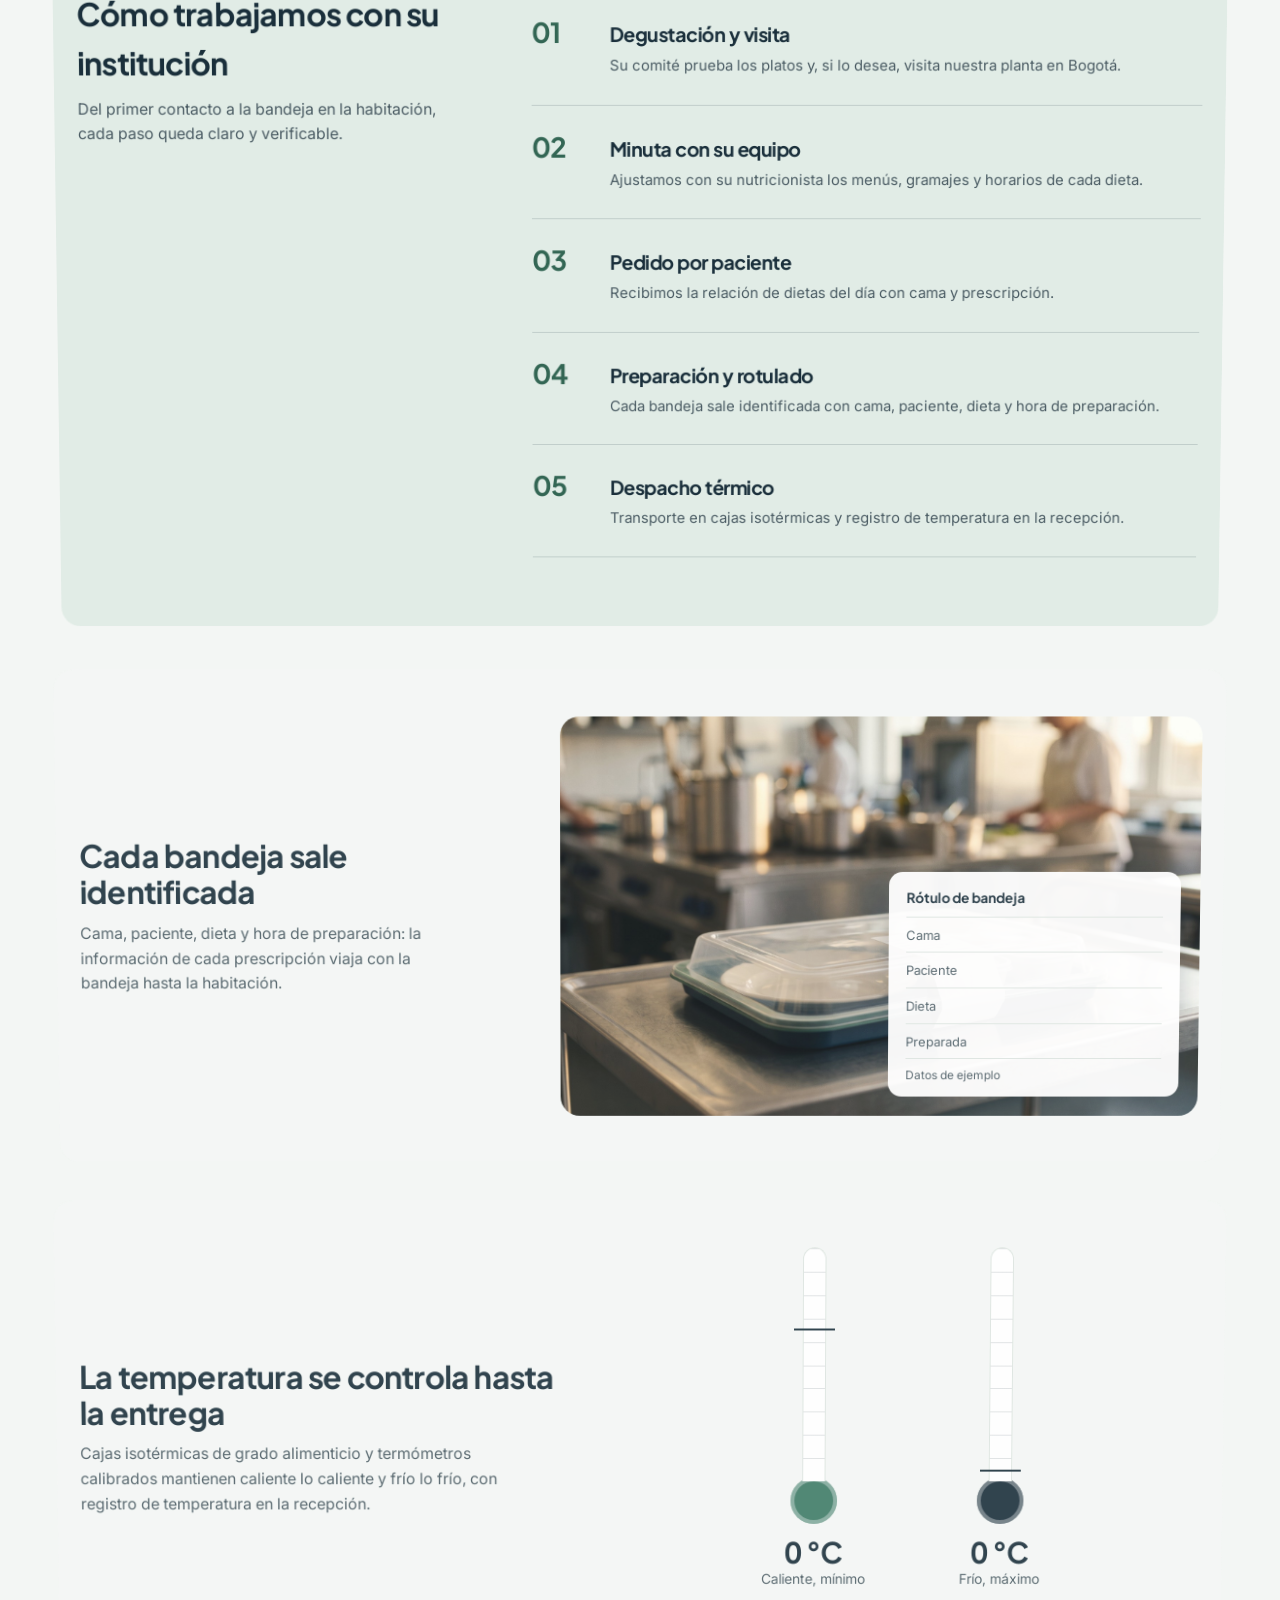
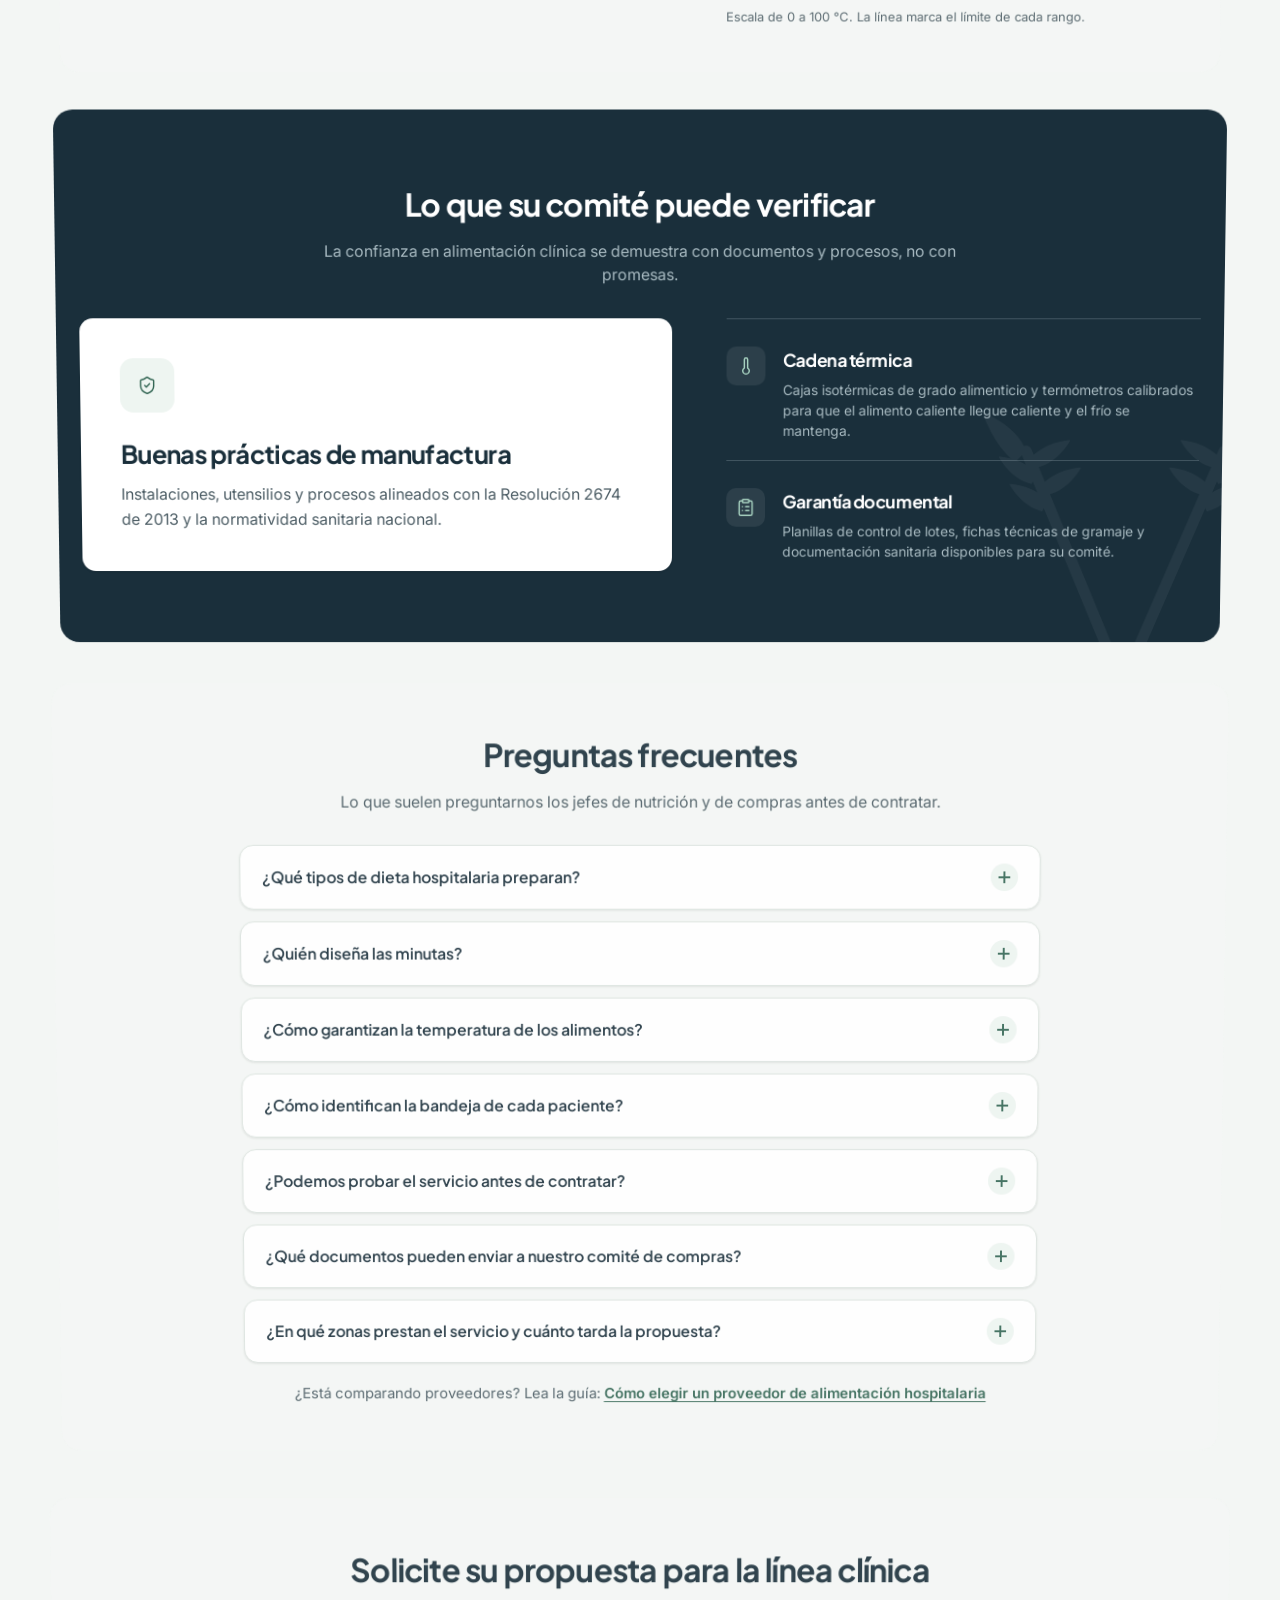
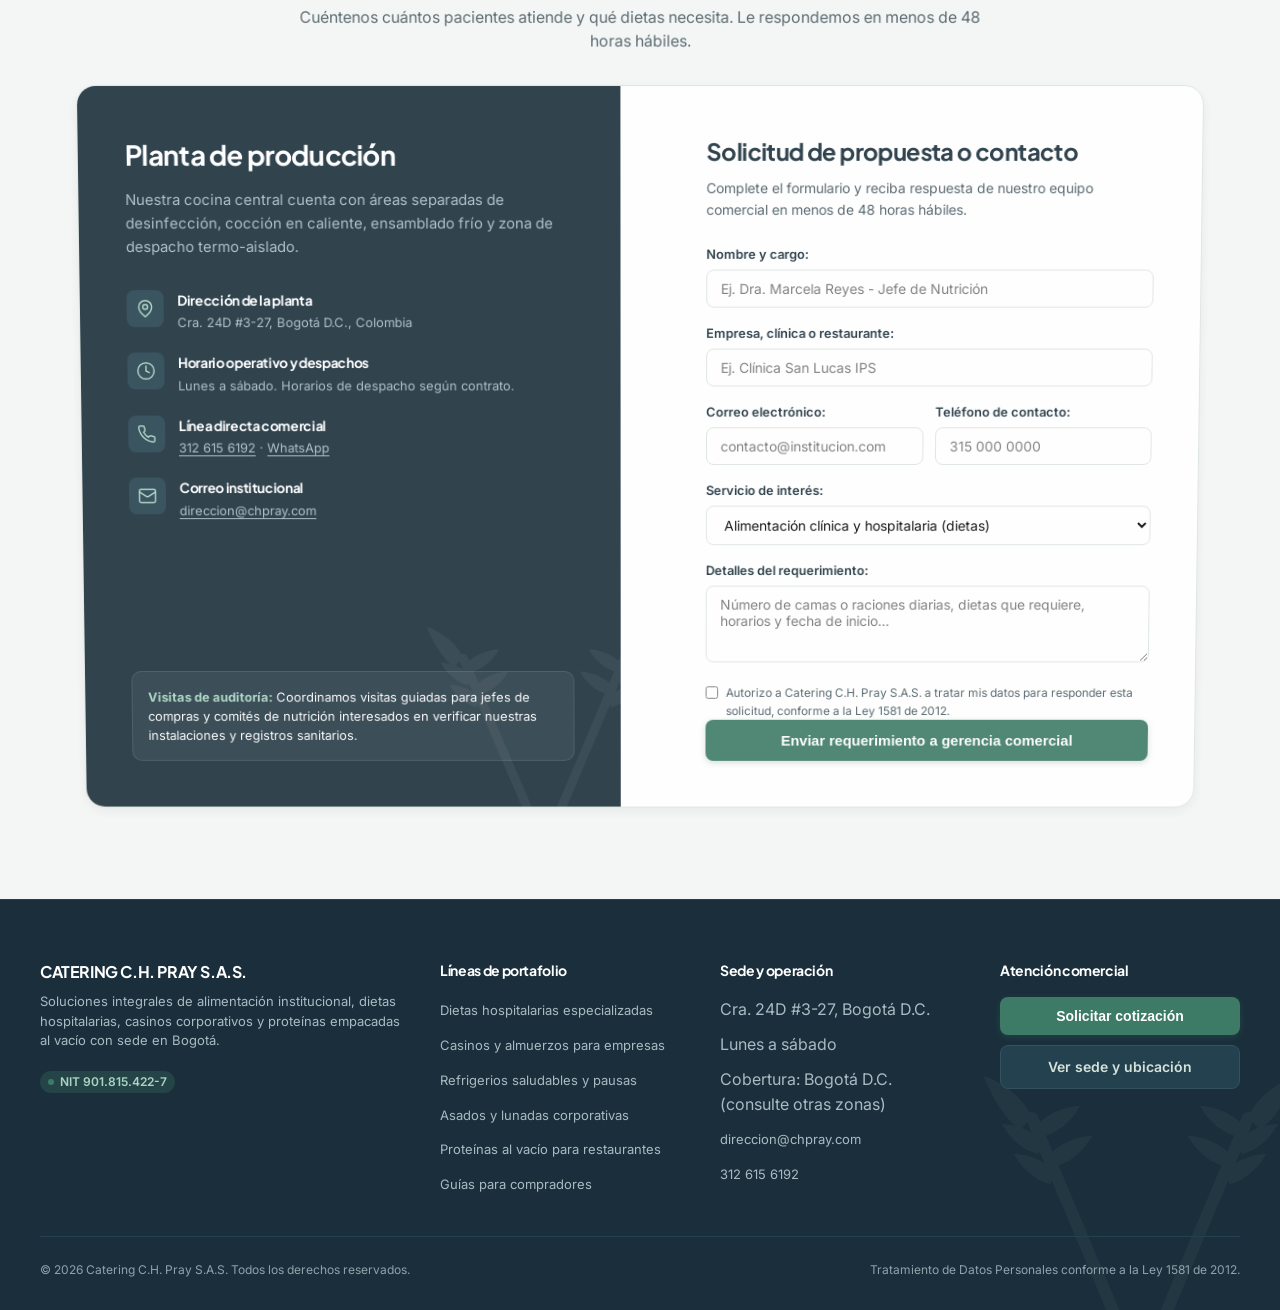
<file: alimentacion-hospitalaria/index.html>
<!DOCTYPE html>
<html lang="es">
<head>
  <meta charset="UTF-8">
  <meta name="viewport" content="width=device-width, initial-scale=1.0">
  <title>Alimentación hospitalaria y dietas clínicas en Bogotá | C.H. Pray</title>
  <meta name="description" content="Dietas hospitalarias para clínicas, IPS y centros de salud en Bogotá: normal, blanda, hiposódica, hiperproteica y líquida, con minutas de nutricionista, rotulado por paciente y cadena térmica. Solicite cotización o degustación.">
  <link rel="canonical" href="https://saimonproduce.github.io/propuestachpray/alimentacion-hospitalaria/">
  <meta property="og:type" content="website">
  <meta property="og:locale" content="es_CO">
  <meta property="og:site_name" content="Catering C.H. Pray S.A.S.">
  <meta property="og:title" content="Alimentación hospitalaria y dietas clínicas en Bogotá | C.H. Pray">
  <meta property="og:description" content="Dietas hospitalarias con minutas de nutricionista, rotulado por paciente y cadena térmica para clínicas e IPS en Bogotá.">
  <meta property="og:url" content="https://saimonproduce.github.io/propuestachpray/alimentacion-hospitalaria/">
  <meta name="theme-color" content="#1A2F3B">
  <link rel="icon" href="data:image/svg+xml,%3Csvg xmlns='http://www.w3.org/2000/svg' viewBox='0 0 100 100'%3E%3Crect width='100' height='100' rx='20' fill='%231A2F3B'/%3E%3Ctext x='50' y='66' font-size='46' font-family='Arial' font-weight='700' fill='%23F7F9F6' text-anchor='middle'%3ECH%3C/text%3E%3C/svg%3E">
  <link rel="apple-touch-icon" href="../apple-touch-icon.png">
  <script type="application/ld+json">
  {
    "@context": "https://schema.org",
    "@graph": [
      {
        "@type": "Service",
        "name": "Alimentación hospitalaria y dietas clínicas",
        "serviceType": "Alimentación institucional hospitalaria",
        "description": "Preparación y despacho de dietas hospitalarias para clínicas, IPS y centros de salud en Bogotá.",
        "areaServed": "Bogotá D.C.",
        "audience": { "@type": "Audience", "audienceType": "Clínicas, IPS y centros de salud" },
        "provider": {
          "@type": "FoodEstablishment",
          "name": "Catering C.H. Pray S.A.S.",
          "telephone": "+57 312 615 6192",
          "taxID": "901.815.422-7",
          "address": { "@type": "PostalAddress", "streetAddress": "Cra. 24D #3-27", "addressLocality": "Bogotá", "addressCountry": "CO" }
        }
      },
      {
        "@type": "BreadcrumbList",
        "itemListElement": [
          { "@type": "ListItem", "position": 1, "name": "Inicio", "item": "https://saimonproduce.github.io/propuestachpray/" },
          { "@type": "ListItem", "position": 2, "name": "Alimentación hospitalaria", "item": "https://saimonproduce.github.io/propuestachpray/alimentacion-hospitalaria/" }
        ]
      },
      {
        "@type": "FAQPage",
        "mainEntity": [
          {
            "@type": "Question",
            "name": "¿Qué tipos de dieta hospitalaria preparan?",
            "acceptedAnswer": {
              "@type": "Answer",
              "text": "Preparamos cinco prescripciones base: normal balanceada, blanda y semiblanda, hiposódica estricta, hiperproteica y líquida clara y completa. Si su institución requiere otra dieta, la evaluamos con su equipo de nutrición."
            }
          },
          {
            "@type": "Question",
            "name": "¿Quién diseña las minutas?",
            "acceptedAnswer": {
              "@type": "Answer",
              "text": "Las minutas se calibran con nutricionista profesional y se ajustan con el equipo de nutrición de su institución: menús, gramajes y horarios de cada dieta."
            }
          },
          {
            "@type": "Question",
            "name": "¿Cómo garantizan la temperatura de los alimentos?",
            "acceptedAnswer": {
              "@type": "Answer",
              "text": "Despachamos en cajas isotérmicas de grado alimenticio y medimos la temperatura en la recepción: más de 65 °C para los alimentos calientes y menos de 4 °C para los fríos."
            }
          },
          {
            "@type": "Question",
            "name": "¿Cómo identifican la bandeja de cada paciente?",
            "acceptedAnswer": {
              "@type": "Answer",
              "text": "Cada bandeja va rotulada de forma individual con cama, paciente, dieta y hora de preparación, para que su personal la entregue sin confusiones."
            }
          },
          {
            "@type": "Question",
            "name": "¿Podemos probar el servicio antes de contratar?",
            "acceptedAnswer": {
              "@type": "Answer",
              "text": "Sí. Coordinamos una degustación sin costo para su comité técnico y, si lo desea, una visita guiada a nuestra planta de producción en Bogotá."
            }
          },
          {
            "@type": "Question",
            "name": "¿Qué documentos pueden enviar a nuestro comité de compras?",
            "acceptedAnswer": {
              "@type": "Answer",
              "text": "Ponemos a disposición planillas de control de lotes, fichas técnicas de gramaje y la documentación sanitaria de la empresa, además de nuestros datos legales (NIT 901.815.422-7)."
            }
          },
          {
            "@type": "Question",
            "name": "¿En qué zonas prestan el servicio y cuánto tarda la propuesta?",
            "acceptedAnswer": {
              "@type": "Answer",
              "text": "Atendemos instituciones en Bogotá D.C.; para otras zonas, consúltenos. Enviamos la propuesta formal en menos de 48 horas hábiles después de conocer su requerimiento."
            }
          }
        ]
      }
    ]
  }
  </script>
  <link rel="preconnect" href="https://fonts.googleapis.com">
  <link rel="preconnect" href="https://fonts.gstatic.com" crossorigin>
  <link href="https://fonts.googleapis.com/css2?family=Plus+Jakarta+Sans:wght@400;500;600;700;800&family=Inter:wght@400;500;600&display=swap" rel="stylesheet">
  <link rel="stylesheet" href="../styles.css?v=40">
</head>
<body class="theme-warm" data-service="Hospitalario">
  <script>(function(){try{if(matchMedia("(prefers-reduced-motion: reduce)").matches)return;document.documentElement.classList.add("intro-on");var fin=function(){var e=document.getElementById("intro");if(e)e.remove();};document.addEventListener("click",fin,{once:true});setTimeout(fin,900);}catch(e){}})();</script>
  <div class="intro" id="intro" aria-hidden="true">
    <svg class="intro-logo" viewBox="0 0 100 100" fill="none" xmlns="http://www.w3.org/2000/svg">
        <circle class="logo-ring" cx="50" cy="50" r="48" fill="#0C0D0E" stroke="#8B1E1E" stroke-width="3"/>
        <rect class="logo-rombo" x="25" y="25" width="50" height="50" transform="rotate(45 50 50)" stroke="#1F2430" stroke-width="2" fill="none"/>
        <rect class="logo-rombo" x="28" y="28" width="44" height="44" transform="rotate(45 50 50)" stroke="#8B1E1E" stroke-width="1.5" fill="none"/>
        <g class="logo-espiga"><path class="logo-tallo" d="M48 78 L32 40" stroke="#C8963E" stroke-width="2" stroke-linecap="round"/>
        <path class="logo-hoja" style="--i:1" d="M32 40 C30 35 24 33 24 33 C24 33 26 39 30 42 Z" fill="#C8963E"/>
        <path class="logo-hoja" style="--i:2" d="M34 44 C31 41 27 41 27 41 C27 41 29 45 33 46 Z" fill="#C8963E"/>
        <path class="logo-hoja" style="--i:3" d="M36 49 C33 46 29 46 29 46 C29 46 31 50 35 51 Z" fill="#C8963E"/>
        <path class="logo-hoja" style="--i:4" d="M33 41 C36 38 40 38 40 38 C40 38 38 42 34 43 Z" fill="#C8963E"/>
        <path class="logo-hoja" style="--i:5" d="M35 46 C38 43 42 43 42 43 C42 43 40 47 36 48 Z" fill="#C8963E"/>
        <path class="logo-tallo" d="M52 78 L68 40" stroke="#C8963E" stroke-width="2" stroke-linecap="round"/>
        <path class="logo-hoja" style="--i:6" d="M68 40 C70 35 76 33 76 33 C76 33 74 39 70 42 Z" fill="#C8963E"/>
        <path class="logo-hoja" style="--i:7" d="M66 44 C69 41 73 41 73 41 C73 41 71 45 67 46 Z" fill="#C8963E"/>
        <path class="logo-hoja" style="--i:8" d="M64 49 C67 46 71 46 71 46 C71 46 69 50 65 51 Z" fill="#C8963E"/>
        <path class="logo-hoja" style="--i:9" d="M67 41 C64 38 60 38 60 38 C60 38 62 42 66 43 Z" fill="#C8963E"/>
        <path class="logo-hoja" style="--i:10" d="M65 46 C62 43 58 43 58 43 C58 43 60 47 64 48 Z" fill="#C8963E"/>
      </g>
      </svg>
  </div>
  <a class="skip-link" href="#main-content">Saltar al contenido</a>

  <!-- BARRA DE CONFIANZA -->
  <div class="top-bar">
    <div class="top-bar-tags">
      <span class="badge-pill">NIT 901.815.422-7</span>
      <span>Bogotá D.C.</span>
    </div>
    <div style="font-size: 12px;">
      Garantía de inocuidad y prescripción nutricional
    </div>
  </div>

  <!-- HEADER -->
  <header>
    <a href="../" class="brand-wrap" aria-label="C.H. Pray, ir al inicio">
      <svg class="brand-logo-svg" viewBox="0 0 100 100" fill="none" xmlns="http://www.w3.org/2000/svg">
        <circle cx="50" cy="50" r="48" fill="#0C0D0E" stroke="#8B1E1E" stroke-width="3"/>
        <rect x="25" y="25" width="50" height="50" transform="rotate(45 50 50)" stroke="#1F2430" stroke-width="2" fill="none"/>
        <rect x="28" y="28" width="44" height="44" transform="rotate(45 50 50)" stroke="#8B1E1E" stroke-width="1.5" fill="none"/>
        <path d="M48 78 L32 40" stroke="#C8963E" stroke-width="2" stroke-linecap="round"/>
        <path d="M32 40 C30 35 24 33 24 33 C24 33 26 39 30 42 Z" fill="#C8963E"/>
        <path d="M34 44 C31 41 27 41 27 41 C27 41 29 45 33 46 Z" fill="#C8963E"/>
        <path d="M36 49 C33 46 29 46 29 46 C29 46 31 50 35 51 Z" fill="#C8963E"/>
        <path d="M33 41 C36 38 40 38 40 38 C40 38 38 42 34 43 Z" fill="#C8963E"/>
        <path d="M35 46 C38 43 42 43 42 43 C42 43 40 47 36 48 Z" fill="#C8963E"/>
        <path d="M52 78 L68 40" stroke="#C8963E" stroke-width="2" stroke-linecap="round"/>
        <path d="M68 40 C70 35 76 33 76 33 C76 33 74 39 70 42 Z" fill="#C8963E"/>
        <path d="M66 44 C69 41 73 41 73 41 C73 41 71 45 67 46 Z" fill="#C8963E"/>
        <path d="M64 49 C67 46 71 46 71 46 C71 46 69 50 65 51 Z" fill="#C8963E"/>
        <path d="M67 41 C64 38 60 38 60 38 C60 38 62 42 66 43 Z" fill="#C8963E"/>
        <path d="M65 46 C62 43 58 43 58 43 C58 43 60 47 64 48 Z" fill="#C8963E"/>
      </svg>
      <div>
        <span class="brand-title">C.H. PRAY</span>
        <span class="brand-sub">CATERING C.H. PRAY S.A.S.</span>
      </div>
    </a>
    <nav>
      <a href="#dietas">Dietas</a>
      <a href="#proceso">Cómo trabajamos</a>
      <a href="#preguntas">Preguntas</a>
      <a href="#contacto">Contacto</a>
      <span class="nav-indicator" aria-hidden="true"></span>
    </nav>

    <div class="header-actions">
      <button class="btn btn-secondary" onclick="openQuoteModal('degustacion')">Pedir degustación</button>
      <button class="btn btn-primary" onclick="openQuoteModal('clinico')"><span class="hide-narrow">Solicitar cotización</span><span class="show-narrow">Cotizar</span></button>
    </div>
  </header>

  <main id="main-content">
    <!-- TODO: imágenes generadas con IA para el recorrido; reemplazar por fotos reales de la planta y de hospitalización -->
    <div class="journey-bg" aria-hidden="true">
      <video class="journey-video" muted playsinline preload="none" poster="../assets/hospital/paso-1-fachada.jpg">
        <source src="../assets/hospital/recorrido-scroll-1080.mp4" type="video/mp4">
      </video>
      <div class="journey-imgs">
        <img class="journey-img" src="../assets/hospital/paso-1-fachada.jpg" alt="" width="2000" height="1116" decoding="async">
        <img class="journey-img" src="../assets/hospital/paso-2-pasillo.jpg" alt="" width="2000" height="1116" loading="lazy" decoding="async">
        <img class="journey-img" src="../assets/hospital/paso-3-cocina.jpg" alt="" width="2000" height="1116" loading="lazy" decoding="async">
        <img class="journey-img" src="../assets/hospital/paso-4-bandeja.jpg" alt="" width="2000" height="1116" loading="lazy" decoding="async">
      </div>
    </div>
    <script>
      // Móvil: las 4 imágenes se funden con el scroll (sin video, sin 3D)
      (function () {
        if (window.matchMedia('(prefers-reduced-motion: reduce)').matches || window.innerWidth > 640) return;
        document.body.classList.add('has-journey');
        var imgs = document.querySelectorAll('.journey-img');
        var n = imgs.length, current = 0, running = false;
        function tick() {
          var max = document.documentElement.scrollHeight - window.innerHeight;
          var q = Math.min(Math.max(window.scrollY / max, 0), 1) * (n - 1);
          current += (q - current) * 0.15;
          imgs.forEach(function (el, i) {
            var o = i === 0 ? 1 : Math.min(Math.max(current - (i - 1), 0), 1);
            el.style.opacity = o;
            el.style.transform = 'scale(' + (1.1 - 0.1 * o).toFixed(3) + ')';
          });
          if (Math.abs(q - current) > 0.002) { requestAnimationFrame(tick); } else { running = false; }
        }
        function update() { if (!running) { running = true; requestAnimationFrame(tick); } }
        window.addEventListener('scroll', update, { passive: true });
        window.addEventListener('resize', update);
        update();
      })();
    </script>
    <script>
      (function () {
        if (window.matchMedia('(prefers-reduced-motion: reduce)').matches || window.innerWidth <= 640) return;
        document.body.classList.add('has-journey');
        var video = document.querySelector('.journey-video');
        // El video (10 MB) solo se descarga en escritorio; en móvil queda en preload="none"
        video.preload = 'auto';
        video.load();
        var sections;
        var target = 0, current = 0, running = false;
        var lastCurrent = 0, blur = 0;
        // Motion blur: el video se difumina según la velocidad del scroll (BLUR_K = px por segundo de video por frame; BLUR_MAX = tope en px)
        var BLUR_K = 80, BLUR_MAX = 6;
        function progress() {
          var max = document.documentElement.scrollHeight - window.innerHeight;
          return Math.min(Math.max(window.scrollY / max, 0), 1);
        }
        function sections3d() {
          sections.forEach(function (el) {
            var r = el.getBoundingClientRect();
            var d = Math.max(-1, Math.min(1, (r.top + r.height / 2 - window.innerHeight / 2) / window.innerHeight));
            el.style.transform = 'perspective(1400px) rotateX(' + (-d * 2).toFixed(2) + 'deg) translateZ(' + (-Math.abs(d) * 40).toFixed(0) + 'px)';
            if (!el.classList.contains('band-sage') && !el.classList.contains('band-navy')) {
              el.style.opacity = (1 - Math.abs(d) * 0.1).toFixed(2);
            }
          });
        }
        function tick() {
          var p = progress();
          target = p * (video.duration || 0);
          current += (target - current) * 0.12;
          var speed = Math.abs(current - lastCurrent);
          lastCurrent = current;
          blur += (Math.min(speed * BLUR_K, BLUR_MAX) - blur) * 0.25;
          video.style.filter = blur > 0.05 ? 'blur(' + blur.toFixed(2) + 'px)' : 'none';
          if (video.duration && !video.seeking && Math.abs(video.currentTime - current) > 0.001) {
            if (video.fastSeek) { video.fastSeek(current); } else { video.currentTime = current; }
          }
          sections3d();
          if (Math.abs(target - current) > 0.01 || video.seeking) {
            requestAnimationFrame(tick);
          } else {
            running = false;
            blur = 0;
            video.style.filter = 'none';
          }
        }
        function update() {
          if (!sections) return;
          if (!running) { running = true; requestAnimationFrame(tick); }
        }
        video.addEventListener('seeked', function () { if (running) return; update(); });
        window.addEventListener('scroll', function () { requestAnimationFrame(update); }, { passive: true });
        window.addEventListener('resize', update);
        window.addEventListener('load', function () { sections = document.querySelectorAll('main > section, main > .hero'); video.load(); update(); });
      })();
    </script>
    <!-- HERO -->
    <section class="hero">
      <div>
        <p class="breadcrumb">
          <a href="../">Inicio</a><span aria-hidden="true">/</span><span aria-current="page">Alimentación hospitalaria</span>
        </p>
        <div class="hero-tagline">Línea clínica y hospitalaria · Bogotá</div>
        <h1>Alimentación hospitalaria y <span>dietas clínicas</span> en Bogotá</h1>
        <p>
          Preparamos las dietas que su equipo médico prescribe, con minutas de nutricionista y cada bandeja rotulada por paciente.
        </p>

        <div class="hero-ctas">
          <button class="btn btn-primary" style="padding: 12px 24px; font-size: 15px;" onclick="openQuoteModal('clinico')">
            Solicitar cotización
          </button>
          <button class="btn btn-secondary" style="padding: 12px 20px; font-size: 15px;" onclick="openQuoteModal('degustacion')">
            Pedir degustación
          </button>
        </div>

        <div class="trust-strip">
          <div class="trust-item">
            <h4>5 dietas</h4>
            <p>Prescripciones clínicas base</p>
          </div>
          <div class="trust-item">
            <h4>Por paciente</h4>
            <p>Rotulado con cama, dieta y hora</p>
          </div>
          <div class="trust-item">
            <h4>&gt; 65°C</h4>
            <p>Calor controlado en la entrega</p>
          </div>
          <div class="trust-item">
            <h4>&lt; 48&nbsp;h</h4>
            <p>Propuesta formal para su comité</p>
          </div>
        </div>
      </div>

      <div class="hero-card">
        <div class="hero-card-header">
          <span class="dot-badge">Ficha del servicio</span>
          <span class="badge-gold-outline">Línea clínica</span>
        </div>
        <div class="info-row">
          <span>Dirigido a</span>
          <span>Clínicas, IPS y centros de salud</span>
        </div>
        <div class="info-row">
          <span>Minutas</span>
          <span>Calibradas con nutricionista</span>
        </div>
        <div class="info-row">
          <span>Rotulado individual</span>
          <span>Cama, paciente, prescripción</span>
        </div>
        <div class="info-row">
          <span>Control de temperatura</span>
          <span style="color: #047857;">Caliente &gt; 65°C / frío &lt; 4°C</span>
        </div>
        <div class="info-row">
          <span>Cobertura</span>
          <span>Bogotá D.C.</span>
        </div>
        <button class="btn btn-gold" style="width: 100%; margin-top: 10px;" onclick="openQuoteModal('degustacion')">
          Pedir degustación
        </button>
      </div>
    </section>

    <!-- DIETAS -->
    <section class="page-section" id="dietas">
      <div class="section-title-wrap">
        <h2>Dietas hospitalarias que preparamos</h2>
        <p>Cinco prescripciones base que se ajustan a las indicaciones de su equipo médico y de nutrición.</p>
      </div>

      <div class="matrix-grid">
        <div class="matrix-card">
          <div class="matrix-icon"><svg viewBox="0 0 24 24" aria-hidden="true" focusable="false"><path d="M12 20.94c1.5 0 2.75 1.06 4 1.06 3 0 6-8 6-12.22A4.91 4.91 0 0 0 17 5c-2.22 0-4 1.44-5 2-1-.56-2.78-2-5-2a4.9 4.9 0 0 0-5 4.78C2 14 5 22 8 22c1.25 0 2.5-1.06 4-1.06Z"/><path d="M10 2c1 .5 2 2 2 5"/></svg></div>
          <h3 style="font-size: 18px; margin-bottom: 8px;">Dieta normal balanceada</h3>
          <p>Para pacientes sin restricciones alimentarias: menú completo con proteína, carbohidrato, verduras y fruta, en porciones definidas por la minuta del nutricionista.</p>
        </div>
        <div class="matrix-card">
          <div class="matrix-icon"><svg viewBox="0 0 24 24" aria-hidden="true" focusable="false"><path d="M12 21a9 9 0 0 0 9-9H3a9 9 0 0 0 9 9Z"/><path d="M7 21h10"/><path d="M19.5 12 22 6"/><path d="M16.25 3c.27.1.8.53.75 1.36-.06.83-.93 1.2-1 2.02-.05.78.34 1.24.73 1.62"/><path d="M11.25 3c.27.1.8.53.74 1.36-.05.83-.93 1.2-.98 2.02-.06.78.33 1.24.72 1.62"/><path d="M6.25 3c.27.1.8.53.75 1.36-.06.83-.93 1.2-1 2.02-.05.78.34 1.24.74 1.62"/></svg></div>
          <h3 style="font-size: 18px; margin-bottom: 8px;">Blanda y semiblanda</h3>
          <p>Preparaciones de textura suave, cocidas al vapor o hervidas, bajas en grasa y condimentos. Para pacientes en recuperación o con dificultad para masticar o digerir.</p>
        </div>
        <div class="matrix-card">
          <div class="matrix-icon"><svg viewBox="0 0 24 24" aria-hidden="true" focusable="false"><path d="M19 14c1.49-1.46 3-3.21 3-5.5A5.5 5.5 0 0 0 16.5 3c-1.76 0-3 .5-4.5 2-1.5-1.5-2.74-2-4.5-2A5.5 5.5 0 0 0 2 8.5c0 2.3 1.5 4.05 3 5.5l7 7Z"/></svg></div>
          <h3 style="font-size: 18px; margin-bottom: 8px;">Hiposódica estricta</h3>
          <p>Sin sal añadida y sin ingredientes altos en sodio como embutidos o caldos concentrados. Para pacientes con hipertensión o enfermedad renal o cardiaca; el sabor se logra con hierbas y especias naturales.</p>
        </div>
        <div class="matrix-card">
          <div class="matrix-icon"><svg viewBox="0 0 24 24" aria-hidden="true" focusable="false"><path d="M12 22c6.23-.05 7.87-5.57 7.5-10-.36-4.34-3.95-9.96-7.5-10-3.55.04-7.14 5.66-7.5 10-.37 4.43 1.27 9.95 7.5 10z"/></svg></div>
          <h3 style="font-size: 18px; margin-bottom: 8px;">Hiperproteica</h3>
          <p>Mayor aporte de proteína de alto valor (carnes magras, huevo, lácteos y leguminosas) para apoyar la cicatrización, la recuperación posquirúrgica y la conservación de la masa muscular.</p>
        </div>
        <div class="matrix-card">
          <div class="matrix-icon"><svg viewBox="0 0 24 24" aria-hidden="true" focusable="false"><path d="M12 22a7 7 0 0 0 7-7c0-2-1-3.9-3-5.5s-3.5-4-4-6.5c-.5 2.5-2 4.9-4 6.5C6 11.1 5 13 5 15a7 7 0 0 0 7 7z"/></svg></div>
          <h3 style="font-size: 18px; margin-bottom: 8px;">Líquida clara y completa</h3>
          <p>Clara: caldos colados, aromáticas y gelatinas, para el pre y posoperatorio inmediato. Completa: suma lácteos, cremas y jugos, como transición antes de la dieta blanda.</p>
        </div>
        <div class="matrix-card" style="background: var(--primary-subtle); border-color: var(--eucalyptus);">
          <div class="matrix-icon" style="background: var(--surface);"><svg viewBox="0 0 24 24" aria-hidden="true" focusable="false"><circle cx="12" cy="12" r="10"/><path d="M9.09 9a3 3 0 0 1 5.83 1c0 2-3 3-3 3"/><path d="M12 17h.01"/></svg></div>
          <h3 style="font-size: 18px; margin-bottom: 8px;">¿Otra prescripción?</h3>
          <p style="margin-bottom: 16px;">Cuéntenos qué requiere su equipo de nutrición y evaluamos con usted cómo prepararla con el mismo rigor.</p>
          <button class="btn btn-secondary" onclick="openQuoteModal('clinico')">Consultar una dieta especial</button>
        </div>
      </div>
      <!-- TODO: revisión de las descripciones por la nutricionista de la empresa -->
    </section>

    <!-- PROCESO -->
    <section class="page-section band-sage" id="proceso">
      <div class="section-title-wrap">
        <h2>Cómo trabajamos con su institución</h2>
        <p>Del primer contacto a la bandeja en la habitación, cada paso queda claro y verificable.</p>
      </div>

      <ol class="steps-list">
        <li>
          <h4>Degustación y visita</h4>
          <p>Su comité prueba los platos y, si lo desea, visita nuestra planta en Bogotá.</p>
        </li>
        <li>
          <h4>Minuta con su equipo</h4>
          <p>Ajustamos con su nutricionista los menús, gramajes y horarios de cada dieta.</p>
        </li>
        <li>
          <h4>Pedido por paciente</h4>
          <p>Recibimos la relación de dietas del día con cama y prescripción. <!-- TODO: confirmar canal y hora de corte del pedido --></p>
        </li>
        <li>
          <h4>Preparación y rotulado</h4>
          <p>Cada bandeja sale identificada con cama, paciente, dieta y hora de preparación.</p>
        </li>
        <li>
          <h4>Despacho térmico</h4>
          <p>Transporte en cajas isotérmicas y registro de temperatura en la recepción.</p>
        </li>
      </ol>
    </section>

    <!-- TODO: la foto de la bandeja es generada con IA; reemplazar por una foto real de la planta. Los datos del rótulo son un ejemplo ilustrativo. -->
    <section class="page-section tray-section" id="rotulado" aria-labelledby="rotuladoTitulo">
      <div class="tray-copy">
        <h2 id="rotuladoTitulo">Cada bandeja sale identificada</h2>
        <p>Cama, paciente, dieta y hora de preparación: la información de cada prescripción viaja con la bandeja hasta la habitación.</p>
      </div>
      <figure class="tray-figure" id="trayFigure">
        <img src="../assets/hospital/paso-4-bandeja.jpg" alt="Bandeja hospitalaria sellada con su rótulo" width="2000" height="1116" loading="lazy" decoding="async">
        <div class="tray-label" role="group" aria-label="Ejemplo de rótulo de bandeja">
          <div class="tray-label-title">Rótulo de bandeja</div>
          <dl>
            <div class="tray-row"><dt>Cama</dt><dd><span>204-B</span></dd></div>
            <div class="tray-row"><dt>Paciente</dt><dd><span>Alexander Tovar</span></dd></div>
            <div class="tray-row"><dt>Dieta</dt><dd><span>Hiposódica estricta</span></dd></div>
            <div class="tray-row"><dt>Preparada</dt><dd><span>11:40 a. m.</span></dd></div>
          </dl>
          <div class="tray-label-note">Datos de ejemplo</div>
        </div>
      </figure>
    </section>

    <section class="page-section thermo-section" id="temperatura" aria-labelledby="termoTitulo">
      <div class="thermo-copy">
        <h2 id="termoTitulo">La temperatura se controla hasta la entrega</h2>
        <p>Cajas isotérmicas de grado alimenticio y termómetros calibrados mantienen caliente lo caliente y frío lo frío, con registro de temperatura en la recepción.</p>
      </div>
      <div class="thermo-wrap">
        <div class="thermo-pair" id="thermoPair" role="img" aria-label="Termómetros en escala de 0 a 100 grados: lo caliente se mantiene por encima de 65 grados y lo frío por debajo de 4 grados">
          <div class="thermo thermo-hot" data-level="65">
            <div class="thermo-tube"><div class="thermo-fill"></div><span class="thermo-mark"></span></div>
            <div class="thermo-bulb"></div>
            <div class="thermo-read"><strong><span class="thermo-num">65</span> °C</strong><span>Caliente, mínimo</span></div>
          </div>
          <div class="thermo thermo-cold" data-level="4">
            <div class="thermo-tube"><div class="thermo-fill"></div><span class="thermo-mark"></span></div>
            <div class="thermo-bulb"></div>
            <div class="thermo-read"><strong><span class="thermo-num">4</span> °C</strong><span>Frío, máximo</span></div>
          </div>
        </div>
        <p class="thermo-note">Escala de 0 a 100 °C. La línea marca el límite de cada rango.</p>
      </div>
    </section>

    <!-- GARANTÍAS -->
    <section class="page-section band-navy" id="garantias">
      <div class="section-title-wrap">
        <h2>Lo que su comité puede verificar</h2>
        <p>La confianza en alimentación clínica se demuestra con documentos y procesos, no con promesas.</p>
      </div>

      <div class="matrix-grid matrix-grid--feature">
        <div class="matrix-card">
          <div class="matrix-icon"><svg viewBox="0 0 24 24" aria-hidden="true" focusable="false"><path d="M20 13c0 5-3.5 7.5-7.66 8.95a1 1 0 0 1-.67-.01C7.5 20.5 4 18 4 13V6a1 1 0 0 1 1-1c2 0 4.5-1.2 6.24-2.72a1.17 1.17 0 0 1 1.52 0C14.51 3.81 17 5 19 5a1 1 0 0 1 1 1z"/><path d="m9 12 2 2 4-4"/></svg></div>
          <h3>Buenas prácticas de manufactura</h3>
          <p>Instalaciones, utensilios y procesos alineados con la Resolución 2674 de 2013 y la normatividad sanitaria nacional.</p> <!-- TODO: confirmar con documento de la empresa (Fase 0) -->
        </div>
        <div class="matrix-card">
          <div class="matrix-icon"><svg viewBox="0 0 24 24" aria-hidden="true" focusable="false"><path d="M14 4v10.54a4 4 0 1 1-4 0V4a2 2 0 0 1 4 0Z"/></svg></div>
          <h3>Cadena térmica</h3>
          <p>Cajas isotérmicas de grado alimenticio y termómetros calibrados para que el alimento caliente llegue caliente y el frío se mantenga.</p>
        </div>
        <div class="matrix-card">
          <div class="matrix-icon"><svg viewBox="0 0 24 24" aria-hidden="true" focusable="false"><rect width="8" height="4" x="8" y="2" rx="1"/><path d="M16 4h2a2 2 0 0 1 2 2v14a2 2 0 0 1-2 2H6a2 2 0 0 1-2-2V6a2 2 0 0 1 2-2h2"/><path d="M12 11h4"/><path d="M12 16h4"/><path d="M8 11h.01"/><path d="M8 16h.01"/></svg></div>
          <h3>Garantía documental</h3>
          <p>Planillas de control de lotes, fichas técnicas de gramaje y documentación sanitaria disponibles para su comité.</p> <!-- TODO: confirmar con documento de la empresa (Fase 0) -->
        </div>
      </div>
    </section>

    <!-- PREGUNTAS FRECUENTES -->
    <section class="page-section" id="preguntas">
      <div class="section-title-wrap">
        <h2>Preguntas frecuentes</h2>
        <p>Lo que suelen preguntarnos los jefes de nutrición y de compras antes de contratar.</p>
      </div>

      <div class="faq-list">
        <details>
          <summary>¿Qué tipos de dieta hospitalaria preparan?</summary>
          <p>Preparamos cinco prescripciones base: normal balanceada, blanda y semiblanda, hiposódica estricta, hiperproteica y líquida clara y completa. Si su institución requiere otra dieta, la evaluamos con su equipo de nutrición.</p>
        </details>
        <details>
          <summary>¿Quién diseña las minutas?</summary>
          <p>Las minutas se calibran con nutricionista profesional y se ajustan con el equipo de nutrición de su institución: menús, gramajes y horarios de cada dieta.</p>
        </details>
        <details>
          <summary>¿Cómo garantizan la temperatura de los alimentos?</summary>
          <p>Despachamos en cajas isotérmicas de grado alimenticio y medimos la temperatura en la recepción: más de 65 °C para los alimentos calientes y menos de 4 °C para los fríos.</p>
        </details>
        <details>
          <summary>¿Cómo identifican la bandeja de cada paciente?</summary>
          <p>Cada bandeja va rotulada de forma individual con cama, paciente, dieta y hora de preparación, para que su personal la entregue sin confusiones.</p>
        </details>
        <details>
          <summary>¿Podemos probar el servicio antes de contratar?</summary>
          <p>Sí. Coordinamos una degustación sin costo para su comité técnico y, si lo desea, una visita guiada a nuestra planta de producción en Bogotá.</p>
        </details>
        <details>
          <summary>¿Qué documentos pueden enviar a nuestro comité de compras?</summary>
          <p>Ponemos a disposición planillas de control de lotes, fichas técnicas de gramaje y la documentación sanitaria de la empresa, además de nuestros datos legales (NIT 901.815.422-7).</p>
        </details>
        <details>
          <summary>¿En qué zonas prestan el servicio y cuánto tarda la propuesta?</summary>
          <p>Atendemos instituciones en Bogotá D.C.; para otras zonas, consúltenos. Enviamos la propuesta formal en menos de 48 horas hábiles después de conocer su requerimiento.</p>
        </details>
      </div>
      <p class="guide-related">¿Está comparando proveedores? Lea la guía: <a href="../guias/proveedor-alimentacion-hospitalaria/">Cómo elegir un proveedor de alimentación hospitalaria</a></p>
    </section>

    <!-- APARTADO ESPECÍFICO 2: CONTACTO Y SEDE OPERATIVA -->
    <section class="contact-section" id="contacto">
      <div class="section-title-wrap">
        <h2>Solicite su propuesta para la línea clínica</h2>
        <p>Cuéntenos cuántos pacientes atiende y qué dietas necesita. Le respondemos en menos de 48 horas hábiles.</p>
      </div>

      <div class="contact-layout">
        <!-- Panel Izquierdo: Información y Ubicación -->
        <div class="contact-info-pane">
          <div>
            <h3>Planta de producción</h3>
            <p>
              Nuestra cocina central cuenta con áreas separadas de desinfección, cocción en caliente, ensamblado frío y zona de despacho termo-aislado.
            </p>

            <div class="contact-details-list">
              <div class="contact-item">
                <div class="contact-item-icon"><svg viewBox="0 0 24 24" aria-hidden="true" focusable="false"><path d="M20 10c0 6-8 12-8 12s-8-6-8-12a8 8 0 0 1 16 0Z"/><circle cx="12" cy="10" r="3"/></svg></div>
                <div>
                  <h5>Dirección de la planta</h5>
                  <p>Cra. 24D #3-27, Bogotá D.C., Colombia</p>
                </div>
              </div>

              <div class="contact-item">
                <div class="contact-item-icon"><svg viewBox="0 0 24 24" aria-hidden="true" focusable="false"><circle cx="12" cy="12" r="10"/><path d="M12 6v6l4 2"/></svg></div>
                <div>
                  <h5>Horario operativo y despachos</h5>
                  <p>Lunes a sábado. Horarios de despacho según contrato.</p> <!-- TODO: confirmar con documento de la empresa (Fase 0) -->
                </div>
              </div>

              <div class="contact-item">
                <div class="contact-item-icon"><svg viewBox="0 0 24 24" aria-hidden="true" focusable="false"><path d="M22 16.92v3a2 2 0 0 1-2.18 2 19.79 19.79 0 0 1-8.63-3.07 19.5 19.5 0 0 1-6-6 19.79 19.79 0 0 1-3.07-8.67A2 2 0 0 1 4.11 2h3a2 2 0 0 1 2 1.72 12.84 12.84 0 0 0 .7 2.81 2 2 0 0 1-.45 2.11L8.09 9.91a16 16 0 0 0 6 6l1.27-1.27a2 2 0 0 1 2.11-.45 12.84 12.84 0 0 0 2.81.7A2 2 0 0 1 22 16.92z"/></svg></div>
                <div>
                  <h5>Línea directa comercial</h5>
                  <p><a href="tel:+573126156192">312 615 6192</a> · <a href="https://wa.me/573126156192">WhatsApp</a></p>
                </div>
              </div>

              <div class="contact-item">
                <div class="contact-item-icon"><svg viewBox="0 0 24 24" aria-hidden="true" focusable="false"><rect width="20" height="16" x="2" y="4" rx="2"/><path d="m22 7-8.97 5.7a1.94 1.94 0 0 1-2.06 0L2 7"/></svg></div>
                <div>
                  <h5>Correo institucional</h5>
                  <p><a href="mailto:direccion@chpray.com">direccion@chpray.com</a></p>
                </div>
              </div>
            </div>
          </div>

          <div style="background: rgba(255,255,255,0.06); padding: 16px; border-radius: 10px; border: 1px solid rgba(255,255,255,0.1); font-size: 13px;">
            <strong style="color: var(--accent-light);">Visitas de auditoría:</strong> Coordinamos visitas guiadas para jefes de compras y comités de nutrición interesados en verificar nuestras instalaciones y registros sanitarios.
          </div>
        </div>

        <!-- Panel Derecho: Formulario Directo -->
        <div class="contact-form-pane">
          <h3>Solicitud de propuesta o contacto</h3>
          <p>Complete el formulario y reciba respuesta de nuestro equipo comercial en menos de 48 horas hábiles.</p>

          <form onsubmit="handleDirectContact(event)">
            <div class="form-group">
              <label for="dirName">Nombre y cargo:</label>
              <input type="text" class="form-input" id="dirName" maxlength="150" autocomplete="name" placeholder="Ej. Dra. Marcela Reyes - Jefe de Nutrición" required>
            </div>

            <div class="form-group">
              <label for="dirCompany">Empresa, clínica o restaurante:</label>
              <input type="text" class="form-input" id="dirCompany" maxlength="150" autocomplete="organization" placeholder="Ej. Clínica San Lucas IPS" required>
            </div>

            <div style="display: grid; grid-template-columns: 1fr 1fr; gap: 12px;">
              <div class="form-group">
                <label for="dirEmail">Correo electrónico:</label>
                <input type="email" class="form-input" id="dirEmail" maxlength="150" autocomplete="email" autocapitalize="none" spellcheck="false" placeholder="contacto@institucion.com" required>
              </div>
              <div class="form-group">
                <label for="dirPhone">Teléfono de contacto:</label>
                <input type="tel" class="form-input" id="dirPhone" maxlength="150" autocomplete="tel" placeholder="315 000 0000" required>
              </div>
            </div>

            <div class="form-group">
              <label for="dirService">Servicio de interés:</label>
              <select class="form-select" id="dirService">
                <option value="hospitalario">Alimentación clínica y hospitalaria (dietas)</option>
                <option value="corporativo">Catering y casinos para empresas</option>
                <option value="vacio">Proteínas porcionadas al vacío para restaurantes</option>
                <option value="asados">Eventos corporativos y asados</option>
                <option value="auditoria">Quiero agendar una visita a la planta</option>
              </select>
            </div>

            <div class="form-group">
              <label for="dirMessage">Detalles del requerimiento:</label>
              <textarea class="form-textarea" id="dirMessage" maxlength="1000" placeholder="Número de camas o raciones diarias, dietas que requiere, horarios y fecha de inicio..."></textarea>
            </div>

            <label style="display:flex; gap:8px; align-items:flex-start; font-size:12px; color:var(--text-muted); margin-top:12px; font-weight:400;">
            <input type="checkbox" id="dirConsent" required style="margin-top:2px;">
            <span>Autorizo a Catering C.H. Pray S.A.S. a tratar mis datos para responder esta solicitud, conforme a la Ley 1581 de 2012.</span>
          </label>
            <input type="text" name="hp_control" id="dirHp" tabindex="-1" autocomplete="off" data-1p-ignore data-lpignore="true" style="position:absolute; left:-9999px;" aria-hidden="true">
            <button type="submit" id="dirSubmitBtn" class="btn btn-primary" style="width: 100%; padding: 12px; font-size: 15px;">
              Enviar requerimiento a gerencia comercial
            </button>
          </form>

          <div class="flow-step send-state" id="contact-sending" role="status" aria-live="polite">
            <svg class="send-spinner" viewBox="0 0 48 48" aria-hidden="true">
              <circle class="track" cx="24" cy="24" r="20"/>
              <circle class="arc" cx="24" cy="24" r="20"/>
            </svg>
            <h3>Enviando su solicitud…</h3>
            <p>Estamos registrando sus datos. Esto toma solo unos segundos.</p>
          </div>

          <div class="flow-step send-state success-state" id="contact-success" role="status" aria-live="polite">
            <svg class="success-mark" viewBox="0 0 56 56" aria-hidden="true">
              <circle class="disc" cx="28" cy="28" r="28"/>
              <path class="check" d="M17 29l7 7 15-15"/>
            </svg>
            <h3 class="stagger" style="font-size: 22px; margin-bottom: 8px;">Solicitud registrada exitosamente</h3>
            <p class="stagger" style="margin-bottom: 24px;">Gracias por escribirnos. Nuestro equipo comercial le responderá en menos de 48 horas hábiles.</p>
            <div class="stagger"><button type="button" class="btn btn-secondary" onclick="resetContactForm()">Enviar otra solicitud</button></div>
          </div>
        </div>
      </div>
    </section>
  </main>

  <!-- MODAL DE COTIZACIÓN EN 3 PASOS -->
  <a class="wa-float" id="waFloat" href="https://wa.me/573126156192?text=Hola%2C%20quisiera%20informaci%C3%B3n%20sobre%20sus%20servicios%20de%20alimentaci%C3%B3n." target="_blank" rel="noopener" aria-label="Escríbanos por WhatsApp">
    <span class="wa-float-icon"><svg viewBox="0 0 24 24" fill="currentColor" aria-hidden="true"><path d="M17.472 14.382c-.297-.149-1.758-.867-2.03-.967-.273-.099-.471-.148-.67.15-.197.297-.767.966-.94 1.164-.173.199-.347.223-.644.075-.297-.15-1.255-.463-2.39-1.475-.883-.788-1.48-1.761-1.653-2.059-.173-.297-.018-.458.13-.606.134-.133.298-.347.446-.52.149-.174.198-.298.298-.497.099-.198.05-.371-.025-.52-.075-.149-.669-1.612-.916-2.207-.242-.579-.487-.5-.669-.51-.173-.008-.371-.01-.57-.01-.198 0-.52.074-.792.372-.272.297-1.04 1.016-1.04 2.479 0 1.462 1.065 2.875 1.213 3.074.149.198 2.096 3.2 5.077 4.487.709.306 1.262.489 1.694.625.712.227 1.36.195 1.871.118.571-.085 1.758-.719 2.006-1.413.248-.694.248-1.289.173-1.413-.074-.124-.272-.198-.57-.347m-5.421 7.403h-.004a9.87 9.87 0 01-5.031-1.378l-.361-.214-3.741.982.998-3.648-.235-.374a9.86 9.86 0 01-1.51-5.26c.001-5.45 4.436-9.884 9.888-9.884 2.64 0 5.122 1.03 6.988 2.898a9.825 9.825 0 012.893 6.994c-.003 5.45-4.437 9.884-9.885 9.884m8.413-18.297A11.815 11.815 0 0012.05 0C5.495 0 .16 5.335.157 11.892c0 2.096.547 4.142 1.588 5.945L.057 24l6.305-1.654a11.882 11.882 0 005.683 1.448h.005c6.554 0 11.89-5.335 11.893-11.893a11.821 11.821 0 00-3.48-8.413Z"/></svg></span>
    <span class="wa-float-text">
      <span class="wa-float-kicker">WhatsApp</span>
      <span class="wa-float-label">Escríbanos ahora</span>
    </span>
    <svg class="wa-float-arrow" viewBox="0 0 16 16" fill="none" stroke="currentColor" stroke-width="2" stroke-linecap="round" stroke-linejoin="round" aria-hidden="true"><path d="M3 8h10M9 4l4 4-4 4"/></svg>
  </a>

  <!-- FOOTER -->
  <footer>
    <div class="footer-grid">
      <div class="footer-col">
        <h5 style="color: #FFFFFF; font-size: 16px; margin-bottom: 8px;">CATERING C.H. PRAY S.A.S.</h5>
        <p style="font-size: 13px; color: #A9BBC2; margin-bottom: 16px; line-height: 1.5;">
          Soluciones integrales de alimentación institucional, dietas hospitalarias, casinos corporativos y proteínas empacadas al vacío con sede en Bogotá.
        </p>
        <span class="badge-pill" style="background: rgba(62, 123, 102, 0.28); color: #A9D4C2;">
          NIT 901.815.422-7
        </span>
      </div>

      <div class="footer-col">
        <h5>Líneas de portafolio</h5>
        <ul class="footer-links">
          <li><a href="./">Dietas hospitalarias especializadas</a></li>
          <li><a href="../catering-corporativo/">Casinos y almuerzos para empresas</a></li>
          <li><a href="../catering-corporativo/">Refrigerios saludables y pausas</a></li>
          <li><a href="../asados-corporativos/">Asados y lunadas corporativas</a></li>
          <li><a href="../proteinas-al-vacio/">Proteínas al vacío para restaurantes</a></li>
          <li><a href="../guias/">Guías para compradores</a></li>
        </ul>
      </div>

      <div class="footer-col">
        <h5>Sede y operación</h5>
        <ul class="footer-links">
          <li>Cra. 24D #3-27, Bogotá D.C.</li>
          <li>Lunes a sábado</li>
          <li>Cobertura: Bogotá D.C. (consulte otras zonas)</li>
          <li><a href="mailto:direccion@chpray.com">direccion@chpray.com</a></li>
          <li><a href="tel:+573126156192">312 615 6192</a></li>
        </ul>
      </div>

      <div class="footer-col">
        <h5>Atención comercial</h5>
        <button class="btn btn-primary" style="width: 100%; margin-bottom: 10px;" onclick="openQuoteModal('cotizacion')">
          Solicitar cotización
        </button>
        <a href="#contacto" class="btn btn-secondary" style="width: 100%; border-color: #35505E; color: #D5E2DA; background: var(--navy-soft);">
          Ver sede y ubicación
        </a>
      </div>
    </div>

    <div class="footer-bottom">
      <div>© 2026 Catering C.H. Pray S.A.S. Todos los derechos reservados.</div>
      <div>Tratamiento de Datos Personales conforme a la Ley 1581 de 2012.</div>
    </div>
  </footer>

  <script src="../app.js?v=18"></script>
</body>
</html>
</file>
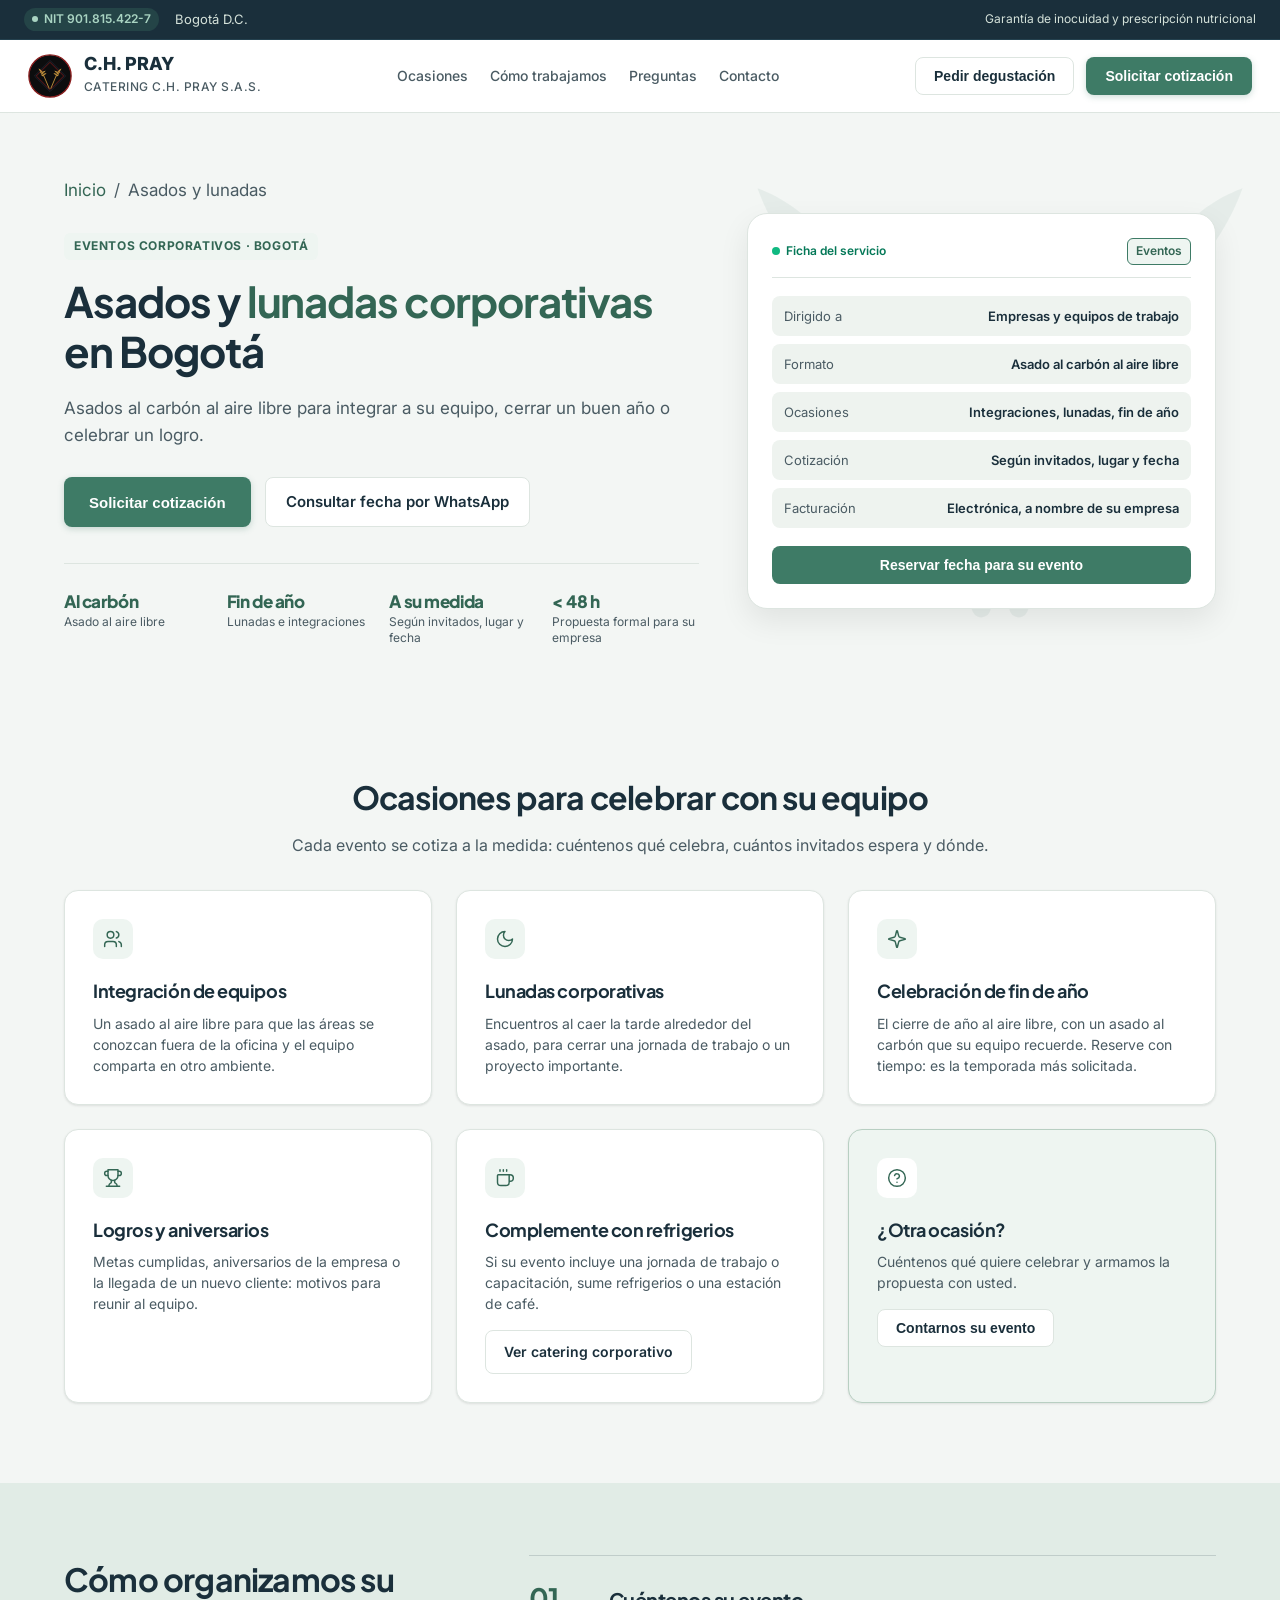
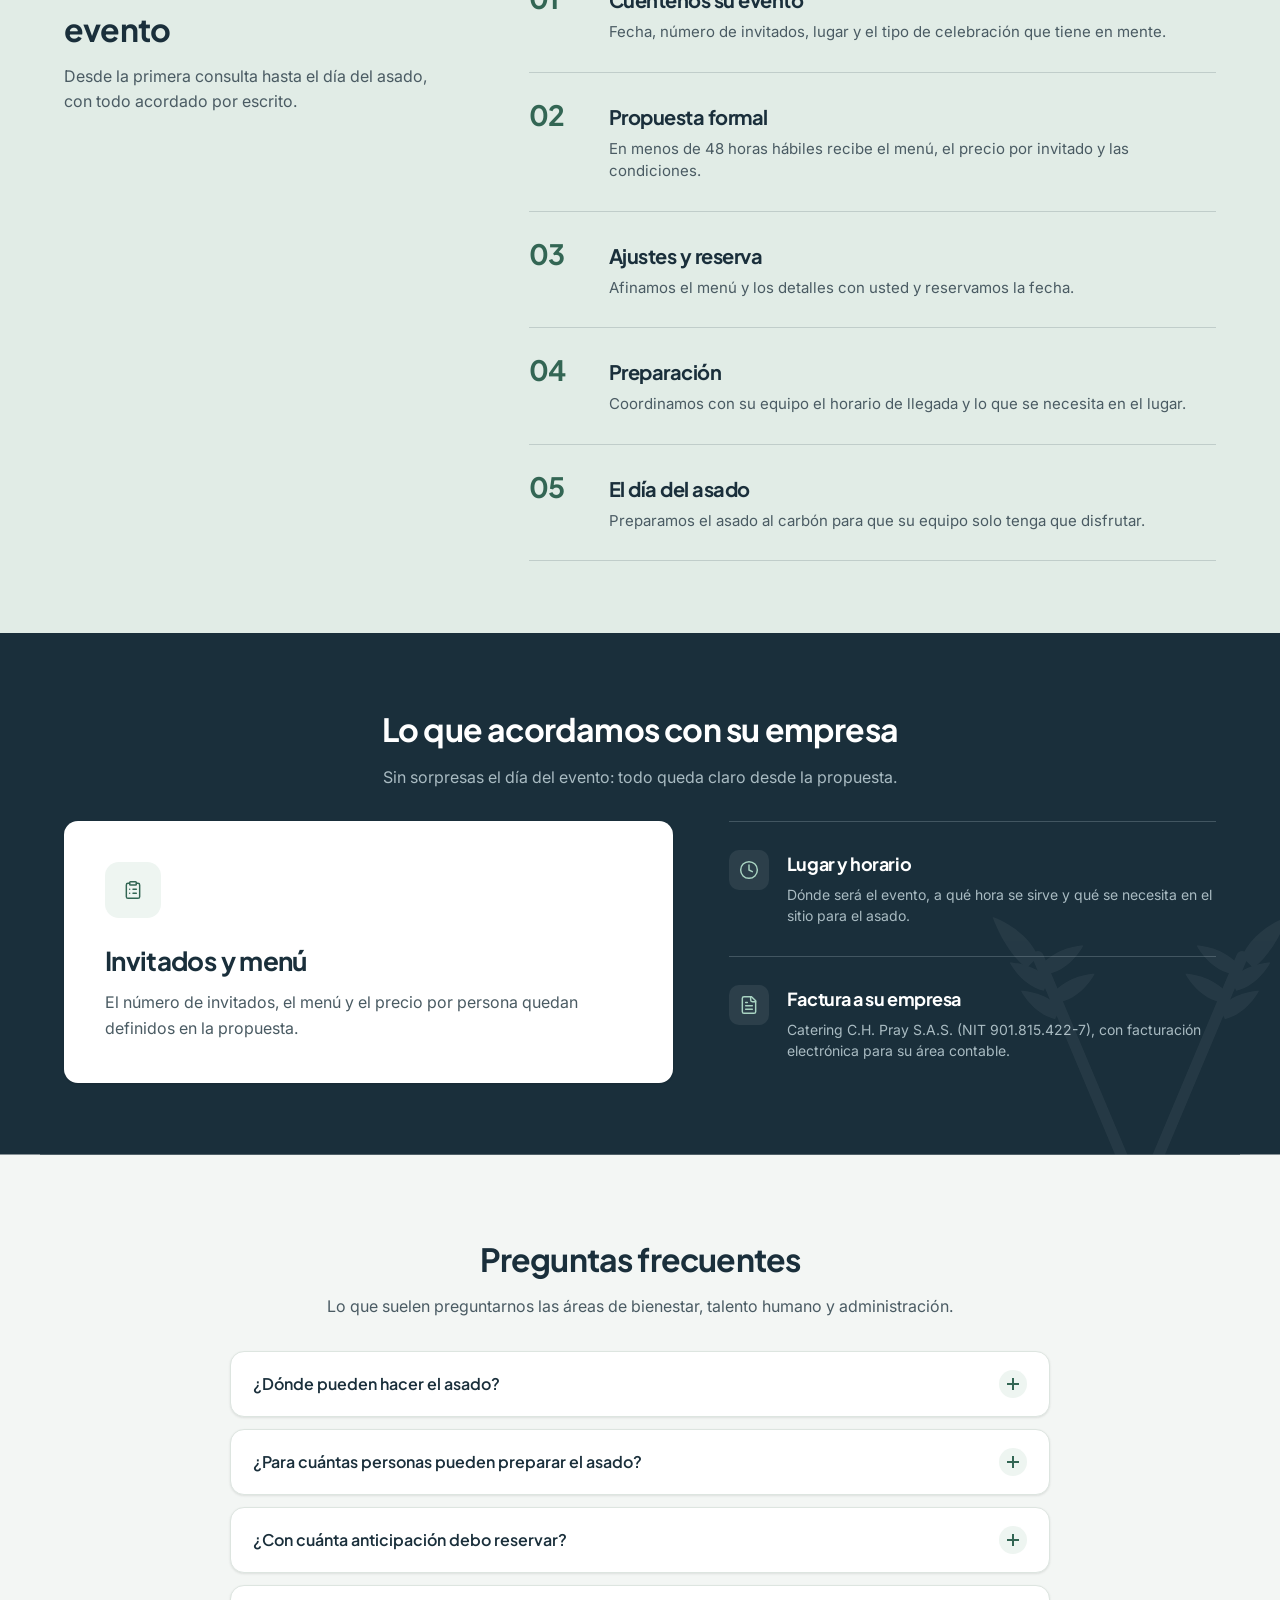
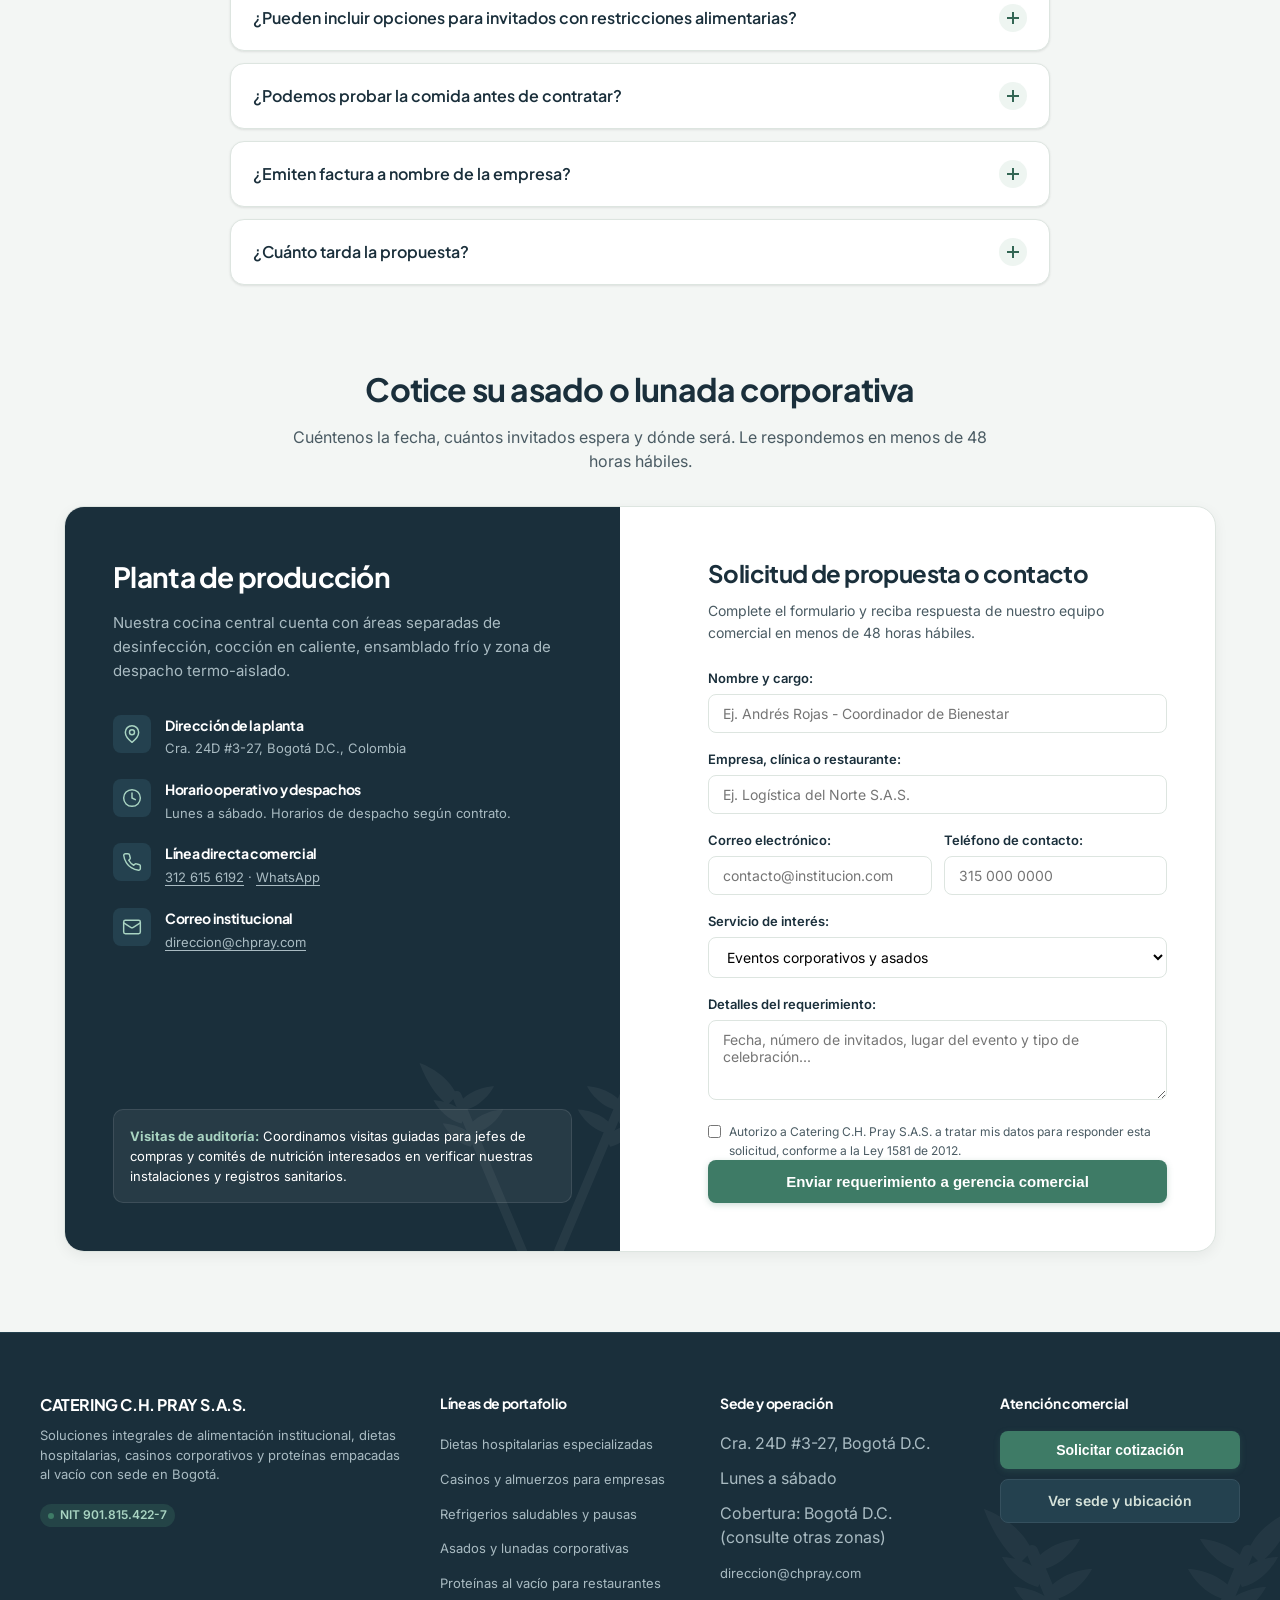
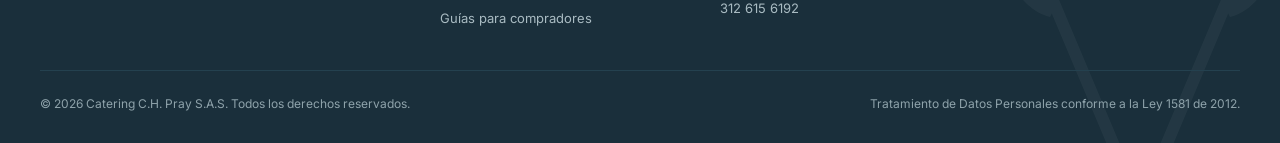
<file: asados-corporativos/index.html>
<!DOCTYPE html>
<html lang="es">
<head>
  <meta charset="UTF-8">
  <meta name="viewport" content="width=device-width, initial-scale=1.0">
  <title>Asados y lunadas corporativas en Bogotá | C.H. Pray</title>
  <meta name="description" content="Asados al carbón, lunadas e integraciones de fin de año para empresas en Bogotá. Cotizamos según invitados, lugar y fecha, con factura electrónica. Solicite su propuesta en menos de 48 horas hábiles.">
  <link rel="canonical" href="https://saimonproduce.github.io/propuestachpray/asados-corporativos/">
  <meta property="og:type" content="website">
  <meta property="og:locale" content="es_CO">
  <meta property="og:site_name" content="Catering C.H. Pray S.A.S.">
  <meta property="og:title" content="Asados y lunadas corporativas en Bogotá | C.H. Pray">
  <meta property="og:description" content="Asados al carbón, lunadas y celebraciones de fin de año para integrar a su equipo en Bogotá.">
  <meta property="og:url" content="https://saimonproduce.github.io/propuestachpray/asados-corporativos/">
  <meta name="theme-color" content="#1A2F3B">
  <link rel="icon" href="data:image/svg+xml,%3Csvg xmlns='http://www.w3.org/2000/svg' viewBox='0 0 100 100'%3E%3Crect width='100' height='100' rx='20' fill='%231A2F3B'/%3E%3Ctext x='50' y='66' font-size='46' font-family='Arial' font-weight='700' fill='%23F7F9F6' text-anchor='middle'%3ECH%3C/text%3E%3C/svg%3E">
  <link rel="apple-touch-icon" href="../apple-touch-icon.png">
  <script type="application/ld+json">
  {
    "@context": "https://schema.org",
    "@graph": [
      {
        "@type": "Service",
        "name": "Asados y lunadas corporativas",
        "serviceType": "Catering para eventos corporativos",
        "description": "Asados al carbón, lunadas e integraciones de fin de año para empresas en Bogotá.",
        "areaServed": "Bogotá D.C.",
        "audience": { "@type": "Audience", "audienceType": "Empresas y equipos de trabajo" },
        "provider": {
          "@type": "FoodEstablishment",
          "name": "Catering C.H. Pray S.A.S.",
          "telephone": "+57 312 615 6192",
          "taxID": "901.815.422-7",
          "address": { "@type": "PostalAddress", "streetAddress": "Cra. 24D #3-27", "addressLocality": "Bogotá", "addressCountry": "CO" }
        }
      },
      {
        "@type": "BreadcrumbList",
        "itemListElement": [
          { "@type": "ListItem", "position": 1, "name": "Inicio", "item": "https://saimonproduce.github.io/propuestachpray/" },
          { "@type": "ListItem", "position": 2, "name": "Asados y lunadas corporativas", "item": "https://saimonproduce.github.io/propuestachpray/asados-corporativos/" }
        ]
      },
      {
        "@type": "FAQPage",
        "mainEntity": [
          {
            "@type": "Question",
            "name": "¿Dónde pueden hacer el asado?",
            "acceptedAnswer": {
              "@type": "Answer",
              "text": "En sus instalaciones o en el lugar que elija dentro de Bogotá. Para eventos fuera de la ciudad, consúltenos y revisamos la propuesta con usted."
            }
          },
          {
            "@type": "Question",
            "name": "¿Para cuántas personas pueden preparar el asado?",
            "acceptedAnswer": {
              "@type": "Answer",
              "text": "Cotizamos según el número de invitados. Cuéntenos cuántas personas espera y le confirmamos la propuesta con el menú y el precio por persona."
            }
          },
          {
            "@type": "Question",
            "name": "¿Con cuánta anticipación debo reservar?",
            "acceptedAnswer": {
              "@type": "Answer",
              "text": "Escríbanos apenas tenga la fecha, sobre todo para noviembre y diciembre, cuando se concentran las celebraciones de fin de año."
            }
          },
          {
            "@type": "Question",
            "name": "¿Pueden incluir opciones para invitados con restricciones alimentarias?",
            "acceptedAnswer": {
              "@type": "Answer",
              "text": "Cuéntenos qué necesitan sus invitados y evaluamos con usted cómo incluirlo en el menú antes de cerrar la propuesta."
            }
          },
          {
            "@type": "Question",
            "name": "¿Podemos probar la comida antes de contratar?",
            "acceptedAnswer": {
              "@type": "Answer",
              "text": "Sí. Coordinamos una degustación sin costo para las personas que toman la decisión en su empresa."
            }
          },
          {
            "@type": "Question",
            "name": "¿Emiten factura a nombre de la empresa?",
            "acceptedAnswer": {
              "@type": "Answer",
              "text": "Sí. Facturamos como Catering C.H. Pray S.A.S. (NIT 901.815.422-7), con facturación electrónica."
            }
          },
          {
            "@type": "Question",
            "name": "¿Cuánto tarda la propuesta?",
            "acceptedAnswer": {
              "@type": "Answer",
              "text": "Enviamos la propuesta formal en menos de 48 horas hábiles después de conocer la fecha, el número de invitados y el lugar."
            }
          }
        ]
      }
    ]
  }
  </script>
  <link rel="preconnect" href="https://fonts.googleapis.com">
  <link rel="preconnect" href="https://fonts.gstatic.com" crossorigin>
  <link href="https://fonts.googleapis.com/css2?family=Plus+Jakarta+Sans:wght@400;500;600;700;800&family=Inter:wght@400;500;600&display=swap" rel="stylesheet">
  <link rel="stylesheet" href="../styles.css?v=40">
</head>
<body class="theme-warm" data-service="Evento">
  <script>(function(){try{if(matchMedia("(prefers-reduced-motion: reduce)").matches)return;document.documentElement.classList.add("intro-on");var fin=function(){var e=document.getElementById("intro");if(e)e.remove();};document.addEventListener("click",fin,{once:true});setTimeout(fin,900);}catch(e){}})();</script>
  <div class="intro" id="intro" aria-hidden="true">
    <svg class="intro-logo" viewBox="0 0 100 100" fill="none" xmlns="http://www.w3.org/2000/svg">
        <circle class="logo-ring" cx="50" cy="50" r="48" fill="#0C0D0E" stroke="#8B1E1E" stroke-width="3"/>
        <rect class="logo-rombo" x="25" y="25" width="50" height="50" transform="rotate(45 50 50)" stroke="#1F2430" stroke-width="2" fill="none"/>
        <rect class="logo-rombo" x="28" y="28" width="44" height="44" transform="rotate(45 50 50)" stroke="#8B1E1E" stroke-width="1.5" fill="none"/>
        <g class="logo-espiga"><path class="logo-tallo" d="M48 78 L32 40" stroke="#C8963E" stroke-width="2" stroke-linecap="round"/>
        <path class="logo-hoja" style="--i:1" d="M32 40 C30 35 24 33 24 33 C24 33 26 39 30 42 Z" fill="#C8963E"/>
        <path class="logo-hoja" style="--i:2" d="M34 44 C31 41 27 41 27 41 C27 41 29 45 33 46 Z" fill="#C8963E"/>
        <path class="logo-hoja" style="--i:3" d="M36 49 C33 46 29 46 29 46 C29 46 31 50 35 51 Z" fill="#C8963E"/>
        <path class="logo-hoja" style="--i:4" d="M33 41 C36 38 40 38 40 38 C40 38 38 42 34 43 Z" fill="#C8963E"/>
        <path class="logo-hoja" style="--i:5" d="M35 46 C38 43 42 43 42 43 C42 43 40 47 36 48 Z" fill="#C8963E"/>
        <path class="logo-tallo" d="M52 78 L68 40" stroke="#C8963E" stroke-width="2" stroke-linecap="round"/>
        <path class="logo-hoja" style="--i:6" d="M68 40 C70 35 76 33 76 33 C76 33 74 39 70 42 Z" fill="#C8963E"/>
        <path class="logo-hoja" style="--i:7" d="M66 44 C69 41 73 41 73 41 C73 41 71 45 67 46 Z" fill="#C8963E"/>
        <path class="logo-hoja" style="--i:8" d="M64 49 C67 46 71 46 71 46 C71 46 69 50 65 51 Z" fill="#C8963E"/>
        <path class="logo-hoja" style="--i:9" d="M67 41 C64 38 60 38 60 38 C60 38 62 42 66 43 Z" fill="#C8963E"/>
        <path class="logo-hoja" style="--i:10" d="M65 46 C62 43 58 43 58 43 C58 43 60 47 64 48 Z" fill="#C8963E"/>
      </g>
      </svg>
  </div>
  <a class="skip-link" href="#main-content">Saltar al contenido</a>

  <!-- BARRA DE CONFIANZA -->
  <div class="top-bar">
    <div class="top-bar-tags">
      <span class="badge-pill">NIT 901.815.422-7</span>
      <span>Bogotá D.C.</span>
    </div>
    <div style="font-size: 12px;">
      Garantía de inocuidad y prescripción nutricional
    </div>
  </div>

  <!-- HEADER -->
  <header>
    <a href="../" class="brand-wrap" aria-label="C.H. Pray, ir al inicio">
      <svg class="brand-logo-svg" viewBox="0 0 100 100" fill="none" xmlns="http://www.w3.org/2000/svg">
        <circle cx="50" cy="50" r="48" fill="#0C0D0E" stroke="#8B1E1E" stroke-width="3"/>
        <rect x="25" y="25" width="50" height="50" transform="rotate(45 50 50)" stroke="#1F2430" stroke-width="2" fill="none"/>
        <rect x="28" y="28" width="44" height="44" transform="rotate(45 50 50)" stroke="#8B1E1E" stroke-width="1.5" fill="none"/>
        <path d="M48 78 L32 40" stroke="#C8963E" stroke-width="2" stroke-linecap="round"/>
        <path d="M32 40 C30 35 24 33 24 33 C24 33 26 39 30 42 Z" fill="#C8963E"/>
        <path d="M34 44 C31 41 27 41 27 41 C27 41 29 45 33 46 Z" fill="#C8963E"/>
        <path d="M36 49 C33 46 29 46 29 46 C29 46 31 50 35 51 Z" fill="#C8963E"/>
        <path d="M33 41 C36 38 40 38 40 38 C40 38 38 42 34 43 Z" fill="#C8963E"/>
        <path d="M35 46 C38 43 42 43 42 43 C42 43 40 47 36 48 Z" fill="#C8963E"/>
        <path d="M52 78 L68 40" stroke="#C8963E" stroke-width="2" stroke-linecap="round"/>
        <path d="M68 40 C70 35 76 33 76 33 C76 33 74 39 70 42 Z" fill="#C8963E"/>
        <path d="M66 44 C69 41 73 41 73 41 C73 41 71 45 67 46 Z" fill="#C8963E"/>
        <path d="M64 49 C67 46 71 46 71 46 C71 46 69 50 65 51 Z" fill="#C8963E"/>
        <path d="M67 41 C64 38 60 38 60 38 C60 38 62 42 66 43 Z" fill="#C8963E"/>
        <path d="M65 46 C62 43 58 43 58 43 C58 43 60 47 64 48 Z" fill="#C8963E"/>
      </svg>
      <div>
        <span class="brand-title">C.H. PRAY</span>
        <span class="brand-sub">CATERING C.H. PRAY S.A.S.</span>
      </div>
    </a>
    <nav>
      <a href="#ocasiones">Ocasiones</a>
      <a href="#proceso">Cómo trabajamos</a>
      <a href="#preguntas">Preguntas</a>
      <a href="#contacto">Contacto</a>
      <span class="nav-indicator" aria-hidden="true"></span>
    </nav>

    <div class="header-actions">
      <button class="btn btn-secondary" onclick="openQuoteModal('degustacion')">Pedir degustación</button>
      <button class="btn btn-primary" onclick="openQuoteModal('evento')"><span class="hide-narrow">Solicitar cotización</span><span class="show-narrow">Cotizar</span></button>
    </div>
  </header>

  <main id="main-content">
    <!-- HERO -->
    <section class="hero">
      <div>
        <p class="breadcrumb">
          <a href="../">Inicio</a><span aria-hidden="true">/</span><span aria-current="page">Asados y lunadas</span>
        </p>
        <div class="hero-tagline">Eventos corporativos · Bogotá</div>
        <h1>Asados y <span>lunadas corporativas</span> en Bogotá</h1>
        <p>
          Asados al carbón al aire libre para integrar a su equipo, cerrar un buen año o celebrar un logro.
        </p>

        <div class="hero-ctas">
          <button class="btn btn-primary" style="padding: 12px 24px; font-size: 15px;" onclick="openQuoteModal('evento')">
            Solicitar cotización
          </button>
          <a class="btn btn-secondary" style="padding: 12px 20px; font-size: 15px;" href="https://wa.me/573126156192?text=Hola%2C%20quisiera%20cotizar%20un%20asado%20para%20mi%20empresa." target="_blank" rel="noopener">
            Consultar fecha por WhatsApp
          </a>
        </div>

        <div class="trust-strip">
          <div class="trust-item">
            <h4>Al carbón</h4>
            <p>Asado al aire libre</p>
          </div>
          <div class="trust-item">
            <h4>Fin de año</h4>
            <p>Lunadas e integraciones</p>
          </div>
          <div class="trust-item">
            <h4>A su medida</h4>
            <p>Según invitados, lugar y fecha</p>
          </div>
          <div class="trust-item">
            <h4>&lt; 48&nbsp;h</h4>
            <p>Propuesta formal para su empresa</p>
          </div>
        </div>
      </div>

      <div class="hero-card">
        <div class="hero-card-header">
          <span class="dot-badge">Ficha del servicio</span>
          <span class="badge-gold-outline">Eventos</span>
        </div>
        <div class="info-row">
          <span>Dirigido a</span>
          <span>Empresas y equipos de trabajo</span>
        </div>
        <div class="info-row">
          <span>Formato</span>
          <span>Asado al carbón al aire libre</span>
        </div>
        <div class="info-row">
          <span>Ocasiones</span>
          <span>Integraciones, lunadas, fin de año</span>
        </div>
        <div class="info-row">
          <span>Cotización</span>
          <span>Según invitados, lugar y fecha</span>
        </div>
        <div class="info-row">
          <span>Facturación</span>
          <span>Electrónica, a nombre de su empresa</span>
        </div>
        <button class="btn btn-gold" style="width: 100%; margin-top: 10px;" onclick="openQuoteModal('evento')">
          Reservar fecha para su evento
        </button>
      </div>
    </section>

    <!-- OCASIONES -->
    <section class="page-section" id="ocasiones">
      <div class="section-title-wrap">
        <h2>Ocasiones para celebrar con su equipo</h2>
        <p>Cada evento se cotiza a la medida: cuéntenos qué celebra, cuántos invitados espera y dónde.</p>
      </div>

      <div class="matrix-grid">
        <div class="matrix-card">
          <div class="matrix-icon"><svg viewBox="0 0 24 24" aria-hidden="true" focusable="false"><path d="M16 21v-2a4 4 0 0 0-4-4H6a4 4 0 0 0-4 4v2"/><circle cx="9" cy="7" r="4"/><path d="M22 21v-2a4 4 0 0 0-3-3.87"/><path d="M16 3.13a4 4 0 0 1 0 7.75"/></svg></div>
          <h3 style="font-size: 18px; margin-bottom: 8px;">Integración de equipos</h3>
          <p>Un asado al aire libre para que las áreas se conozcan fuera de la oficina y el equipo comparta en otro ambiente.</p>
        </div>
        <div class="matrix-card">
          <div class="matrix-icon"><svg viewBox="0 0 24 24" aria-hidden="true" focusable="false"><path d="M12 3a6 6 0 0 0 9 9 9 9 0 1 1-9-9Z"/></svg></div>
          <h3 style="font-size: 18px; margin-bottom: 8px;">Lunadas corporativas</h3>
          <p>Encuentros al caer la tarde alrededor del asado, para cerrar una jornada de trabajo o un proyecto importante.</p>
        </div>
        <div class="matrix-card">
          <div class="matrix-icon"><svg viewBox="0 0 24 24" aria-hidden="true" focusable="false"><path d="M9.937 15.5A2 2 0 0 0 8.5 14.063l-6.135-1.582a.5.5 0 0 1 0-.962L8.5 9.936A2 2 0 0 0 9.937 8.5l1.582-6.135a.5.5 0 0 1 .963 0L14.063 8.5A2 2 0 0 0 15.5 9.937l6.135 1.581a.5.5 0 0 1 0 .964L15.5 14.063a2 2 0 0 0-1.437 1.437l-1.582 6.135a.5.5 0 0 1-.963 0z"/></svg></div>
          <h3 style="font-size: 18px; margin-bottom: 8px;">Celebración de fin de año</h3>
          <p>El cierre de año al aire libre, con un asado al carbón que su equipo recuerde. Reserve con tiempo: es la temporada más solicitada.</p>
        </div>
        <div class="matrix-card">
          <div class="matrix-icon"><svg viewBox="0 0 24 24" aria-hidden="true" focusable="false"><path d="M6 9H4.5a2.5 2.5 0 0 1 0-5H6"/><path d="M18 9h1.5a2.5 2.5 0 0 0 0-5H18"/><path d="M4 22h16"/><path d="M10 14.66V17c0 .55-.47.98-.97 1.21C7.85 18.75 7 20.24 7 22"/><path d="M14 14.66V17c0 .55.47.98.97 1.21C16.15 18.75 17 20.24 17 22"/><path d="M18 2H6v7a6 6 0 0 0 12 0V2Z"/></svg></div>
          <h3 style="font-size: 18px; margin-bottom: 8px;">Logros y aniversarios</h3>
          <p>Metas cumplidas, aniversarios de la empresa o la llegada de un nuevo cliente: motivos para reunir al equipo.</p>
        </div>
        <div class="matrix-card">
          <div class="matrix-icon"><svg viewBox="0 0 24 24" aria-hidden="true" focusable="false"><path d="M10 2v2"/><path d="M14 2v2"/><path d="M16 8a1 1 0 0 1 1 1v8a4 4 0 0 1-4 4H7a4 4 0 0 1-4-4V9a1 1 0 0 1 1-1h14a4 4 0 1 1 0 8h-1"/><path d="M6 2v2"/></svg></div>
          <h3 style="font-size: 18px; margin-bottom: 8px;">Complemente con refrigerios</h3>
          <p>Si su evento incluye una jornada de trabajo o capacitación, sume refrigerios o una estación de café.</p>
          <a class="btn btn-secondary" style="margin-top: 16px;" href="../catering-corporativo/#modalidades">Ver catering corporativo</a>
        </div>
        <div class="matrix-card" style="background: var(--primary-subtle); border-color: var(--eucalyptus);">
          <div class="matrix-icon" style="background: var(--surface);"><svg viewBox="0 0 24 24" aria-hidden="true" focusable="false"><circle cx="12" cy="12" r="10"/><path d="M9.09 9a3 3 0 0 1 5.83 1c0 2-3 3-3 3"/><path d="M12 17h.01"/></svg></div>
          <h3 style="font-size: 18px; margin-bottom: 8px;">¿Otra ocasión?</h3>
          <p style="margin-bottom: 16px;">Cuéntenos qué quiere celebrar y armamos la propuesta con usted.</p>
          <button class="btn btn-secondary" onclick="openQuoteModal('evento')">Contarnos su evento</button>
        </div>
      </div>
    </section>

    <!-- PROCESO -->
    <section class="page-section band-sage" id="proceso">
      <div class="section-title-wrap">
        <h2>Cómo organizamos su evento</h2>
        <p>Desde la primera consulta hasta el día del asado, con todo acordado por escrito.</p>
      </div>

      <ol class="steps-list">
        <li>
          <h4>Cuéntenos su evento</h4>
          <p>Fecha, número de invitados, lugar y el tipo de celebración que tiene en mente.</p>
        </li>
        <li>
          <h4>Propuesta formal</h4>
          <p>En menos de 48 horas hábiles recibe el menú, el precio por invitado y las condiciones.</p>
        </li>
        <li>
          <h4>Ajustes y reserva</h4>
          <p>Afinamos el menú y los detalles con usted y reservamos la fecha.</p> <!-- TODO: confirmar condiciones de reserva (anticipo, plazo) -->
        </li>
        <li>
          <h4>Preparación</h4>
          <p>Coordinamos con su equipo el horario de llegada y lo que se necesita en el lugar.</p> <!-- TODO: confirmar qué incluye el montaje (parrillas, menaje, personal) -->
        </li>
        <li>
          <h4>El día del asado</h4>
          <p>Preparamos el asado al carbón para que su equipo solo tenga que disfrutar.</p>
        </li>
      </ol>
    </section>

    <!-- LO QUE SE DEFINE -->
    <section class="page-section band-navy" id="garantias">
      <div class="section-title-wrap">
        <h2>Lo que acordamos con su empresa</h2>
        <p>Sin sorpresas el día del evento: todo queda claro desde la propuesta.</p>
      </div>

      <div class="matrix-grid matrix-grid--feature">
        <div class="matrix-card">
          <div class="matrix-icon"><svg viewBox="0 0 24 24" aria-hidden="true" focusable="false"><rect width="8" height="4" x="8" y="2" rx="1"/><path d="M16 4h2a2 2 0 0 1 2 2v14a2 2 0 0 1-2 2H6a2 2 0 0 1-2-2V6a2 2 0 0 1 2-2h2"/><path d="M12 11h4"/><path d="M12 16h4"/><path d="M8 11h.01"/><path d="M8 16h.01"/></svg></div>
          <h3>Invitados y menú</h3>
          <p>El número de invitados, el menú y el precio por persona quedan definidos en la propuesta.</p>
        </div>
        <div class="matrix-card">
          <div class="matrix-icon"><svg viewBox="0 0 24 24" aria-hidden="true" focusable="false"><circle cx="12" cy="12" r="10"/><path d="M12 6v6l4 2"/></svg></div>
          <h3>Lugar y horario</h3>
          <p>Dónde será el evento, a qué hora se sirve y qué se necesita en el sitio para el asado.</p>
        </div>
        <div class="matrix-card">
          <div class="matrix-icon"><svg viewBox="0 0 24 24" aria-hidden="true" focusable="false"><path d="M15 2H6a2 2 0 0 0-2 2v16a2 2 0 0 0 2 2h12a2 2 0 0 0 2-2V7Z"/><path d="M14 2v4a2 2 0 0 0 2 2h4"/><path d="M16 13H8"/><path d="M16 17H8"/><path d="M10 9H8"/></svg></div>
          <h3>Factura a su empresa</h3>
          <p>Catering C.H. Pray S.A.S. (NIT 901.815.422-7), con facturación electrónica para su área contable.</p>
        </div>
      </div>
    </section>

    <!-- PREGUNTAS FRECUENTES -->
    <section class="page-section" id="preguntas">
      <div class="section-title-wrap">
        <h2>Preguntas frecuentes</h2>
        <p>Lo que suelen preguntarnos las áreas de bienestar, talento humano y administración.</p>
      </div>

      <div class="faq-list">
        <details>
          <summary>¿Dónde pueden hacer el asado?</summary>
          <p>En sus instalaciones o en el lugar que elija dentro de Bogotá. Para eventos fuera de la ciudad, consúltenos y revisamos la propuesta con usted.</p>
        </details>
        <details>
          <summary>¿Para cuántas personas pueden preparar el asado?</summary>
          <p>Cotizamos según el número de invitados. Cuéntenos cuántas personas espera y le confirmamos la propuesta con el menú y el precio por persona.</p>
        </details>
        <details>
          <summary>¿Con cuánta anticipación debo reservar?</summary>
          <p>Escríbanos apenas tenga la fecha, sobre todo para noviembre y diciembre, cuando se concentran las celebraciones de fin de año.</p>
        </details>
        <details>
          <summary>¿Pueden incluir opciones para invitados con restricciones alimentarias?</summary>
          <p>Cuéntenos qué necesitan sus invitados y evaluamos con usted cómo incluirlo en el menú antes de cerrar la propuesta.</p>
        </details>
        <details>
          <summary>¿Podemos probar la comida antes de contratar?</summary>
          <p>Sí. Coordinamos una degustación sin costo para las personas que toman la decisión en su empresa.</p>
        </details>
        <details>
          <summary>¿Emiten factura a nombre de la empresa?</summary>
          <p>Sí. Facturamos como Catering C.H. Pray S.A.S. (NIT 901.815.422-7), con facturación electrónica.</p>
        </details>
        <details>
          <summary>¿Cuánto tarda la propuesta?</summary>
          <p>Enviamos la propuesta formal en menos de 48 horas hábiles después de conocer la fecha, el número de invitados y el lugar.</p>
        </details>
      </div>
    </section>

    <!-- APARTADO ESPECÍFICO 2: CONTACTO Y SEDE OPERATIVA -->
    <section class="contact-section" id="contacto">
      <div class="section-title-wrap">
        <h2>Cotice su asado o lunada corporativa</h2>
        <p>Cuéntenos la fecha, cuántos invitados espera y dónde será. Le respondemos en menos de 48 horas hábiles.</p>
      </div>

      <div class="contact-layout">
        <!-- Panel Izquierdo: Información y Ubicación -->
        <div class="contact-info-pane">
          <div>
            <h3>Planta de producción</h3>
            <p>
              Nuestra cocina central cuenta con áreas separadas de desinfección, cocción en caliente, ensamblado frío y zona de despacho termo-aislado.
            </p>

            <div class="contact-details-list">
              <div class="contact-item">
                <div class="contact-item-icon"><svg viewBox="0 0 24 24" aria-hidden="true" focusable="false"><path d="M20 10c0 6-8 12-8 12s-8-6-8-12a8 8 0 0 1 16 0Z"/><circle cx="12" cy="10" r="3"/></svg></div>
                <div>
                  <h5>Dirección de la planta</h5>
                  <p>Cra. 24D #3-27, Bogotá D.C., Colombia</p>
                </div>
              </div>

              <div class="contact-item">
                <div class="contact-item-icon"><svg viewBox="0 0 24 24" aria-hidden="true" focusable="false"><circle cx="12" cy="12" r="10"/><path d="M12 6v6l4 2"/></svg></div>
                <div>
                  <h5>Horario operativo y despachos</h5>
                  <p>Lunes a sábado. Horarios de despacho según contrato.</p> <!-- TODO: confirmar con documento de la empresa (Fase 0) -->
                </div>
              </div>

              <div class="contact-item">
                <div class="contact-item-icon"><svg viewBox="0 0 24 24" aria-hidden="true" focusable="false"><path d="M22 16.92v3a2 2 0 0 1-2.18 2 19.79 19.79 0 0 1-8.63-3.07 19.5 19.5 0 0 1-6-6 19.79 19.79 0 0 1-3.07-8.67A2 2 0 0 1 4.11 2h3a2 2 0 0 1 2 1.72 12.84 12.84 0 0 0 .7 2.81 2 2 0 0 1-.45 2.11L8.09 9.91a16 16 0 0 0 6 6l1.27-1.27a2 2 0 0 1 2.11-.45 12.84 12.84 0 0 0 2.81.7A2 2 0 0 1 22 16.92z"/></svg></div>
                <div>
                  <h5>Línea directa comercial</h5>
                  <p><a href="tel:+573126156192">312 615 6192</a> · <a href="https://wa.me/573126156192">WhatsApp</a></p>
                </div>
              </div>

              <div class="contact-item">
                <div class="contact-item-icon"><svg viewBox="0 0 24 24" aria-hidden="true" focusable="false"><rect width="20" height="16" x="2" y="4" rx="2"/><path d="m22 7-8.97 5.7a1.94 1.94 0 0 1-2.06 0L2 7"/></svg></div>
                <div>
                  <h5>Correo institucional</h5>
                  <p><a href="mailto:direccion@chpray.com">direccion@chpray.com</a></p>
                </div>
              </div>
            </div>
          </div>

          <div style="background: rgba(255,255,255,0.06); padding: 16px; border-radius: 10px; border: 1px solid rgba(255,255,255,0.1); font-size: 13px;">
            <strong style="color: var(--accent-light);">Visitas de auditoría:</strong> Coordinamos visitas guiadas para jefes de compras y comités de nutrición interesados en verificar nuestras instalaciones y registros sanitarios.
          </div>
        </div>

        <!-- Panel Derecho: Formulario Directo -->
        <div class="contact-form-pane">
          <h3>Solicitud de propuesta o contacto</h3>
          <p>Complete el formulario y reciba respuesta de nuestro equipo comercial en menos de 48 horas hábiles.</p>

          <form onsubmit="handleDirectContact(event)">
            <div class="form-group">
              <label for="dirName">Nombre y cargo:</label>
              <input type="text" class="form-input" id="dirName" maxlength="150" autocomplete="name" placeholder="Ej. Andrés Rojas - Coordinador de Bienestar" required>
            </div>

            <div class="form-group">
              <label for="dirCompany">Empresa, clínica o restaurante:</label>
              <input type="text" class="form-input" id="dirCompany" maxlength="150" autocomplete="organization" placeholder="Ej. Logística del Norte S.A.S." required>
            </div>

            <div style="display: grid; grid-template-columns: 1fr 1fr; gap: 12px;">
              <div class="form-group">
                <label for="dirEmail">Correo electrónico:</label>
                <input type="email" class="form-input" id="dirEmail" maxlength="150" autocomplete="email" autocapitalize="none" spellcheck="false" placeholder="contacto@institucion.com" required>
              </div>
              <div class="form-group">
                <label for="dirPhone">Teléfono de contacto:</label>
                <input type="tel" class="form-input" id="dirPhone" maxlength="150" autocomplete="tel" placeholder="315 000 0000" required>
              </div>
            </div>

            <div class="form-group">
              <label for="dirService">Servicio de interés:</label>
              <select class="form-select" id="dirService">
                <option value="hospitalario">Alimentación clínica y hospitalaria (dietas)</option>
                <option value="corporativo">Catering y casinos para empresas</option>
                <option value="vacio">Proteínas porcionadas al vacío para restaurantes</option>
                <option value="asados" selected>Eventos corporativos y asados</option>
                <option value="auditoria">Quiero agendar una visita a la planta</option>
              </select>
            </div>

            <div class="form-group">
              <label for="dirMessage">Detalles del requerimiento:</label>
              <textarea class="form-textarea" id="dirMessage" maxlength="1000" placeholder="Fecha, número de invitados, lugar del evento y tipo de celebración..."></textarea>
            </div>

            <label style="display:flex; gap:8px; align-items:flex-start; font-size:12px; color:var(--text-muted); margin-top:12px; font-weight:400;">
            <input type="checkbox" id="dirConsent" required style="margin-top:2px;">
            <span>Autorizo a Catering C.H. Pray S.A.S. a tratar mis datos para responder esta solicitud, conforme a la Ley 1581 de 2012.</span>
          </label>
            <input type="text" name="hp_control" id="dirHp" tabindex="-1" autocomplete="off" data-1p-ignore data-lpignore="true" style="position:absolute; left:-9999px;" aria-hidden="true">
            <button type="submit" id="dirSubmitBtn" class="btn btn-primary" style="width: 100%; padding: 12px; font-size: 15px;">
              Enviar requerimiento a gerencia comercial
            </button>
          </form>

          <div class="flow-step send-state" id="contact-sending" role="status" aria-live="polite">
            <svg class="send-spinner" viewBox="0 0 48 48" aria-hidden="true">
              <circle class="track" cx="24" cy="24" r="20"/>
              <circle class="arc" cx="24" cy="24" r="20"/>
            </svg>
            <h3>Enviando su solicitud…</h3>
            <p>Estamos registrando sus datos. Esto toma solo unos segundos.</p>
          </div>

          <div class="flow-step send-state success-state" id="contact-success" role="status" aria-live="polite">
            <svg class="success-mark" viewBox="0 0 56 56" aria-hidden="true">
              <circle class="disc" cx="28" cy="28" r="28"/>
              <path class="check" d="M17 29l7 7 15-15"/>
            </svg>
            <h3 class="stagger" style="font-size: 22px; margin-bottom: 8px;">Solicitud registrada exitosamente</h3>
            <p class="stagger" style="margin-bottom: 24px;">Gracias por escribirnos. Nuestro equipo comercial le responderá en menos de 48 horas hábiles.</p>
            <div class="stagger"><button type="button" class="btn btn-secondary" onclick="resetContactForm()">Enviar otra solicitud</button></div>
          </div>
        </div>
      </div>
    </section>
  </main>

  <!-- MODAL DE COTIZACIÓN EN 3 PASOS -->
  <a class="wa-float" id="waFloat" href="https://wa.me/573126156192?text=Hola%2C%20quisiera%20informaci%C3%B3n%20sobre%20sus%20servicios%20de%20alimentaci%C3%B3n." target="_blank" rel="noopener" aria-label="Escríbanos por WhatsApp">
    <span class="wa-float-icon"><svg viewBox="0 0 24 24" fill="currentColor" aria-hidden="true"><path d="M17.472 14.382c-.297-.149-1.758-.867-2.03-.967-.273-.099-.471-.148-.67.15-.197.297-.767.966-.94 1.164-.173.199-.347.223-.644.075-.297-.15-1.255-.463-2.39-1.475-.883-.788-1.48-1.761-1.653-2.059-.173-.297-.018-.458.13-.606.134-.133.298-.347.446-.52.149-.174.198-.298.298-.497.099-.198.05-.371-.025-.52-.075-.149-.669-1.612-.916-2.207-.242-.579-.487-.5-.669-.51-.173-.008-.371-.01-.57-.01-.198 0-.52.074-.792.372-.272.297-1.04 1.016-1.04 2.479 0 1.462 1.065 2.875 1.213 3.074.149.198 2.096 3.2 5.077 4.487.709.306 1.262.489 1.694.625.712.227 1.36.195 1.871.118.571-.085 1.758-.719 2.006-1.413.248-.694.248-1.289.173-1.413-.074-.124-.272-.198-.57-.347m-5.421 7.403h-.004a9.87 9.87 0 01-5.031-1.378l-.361-.214-3.741.982.998-3.648-.235-.374a9.86 9.86 0 01-1.51-5.26c.001-5.45 4.436-9.884 9.888-9.884 2.64 0 5.122 1.03 6.988 2.898a9.825 9.825 0 012.893 6.994c-.003 5.45-4.437 9.884-9.885 9.884m8.413-18.297A11.815 11.815 0 0012.05 0C5.495 0 .16 5.335.157 11.892c0 2.096.547 4.142 1.588 5.945L.057 24l6.305-1.654a11.882 11.882 0 005.683 1.448h.005c6.554 0 11.89-5.335 11.893-11.893a11.821 11.821 0 00-3.48-8.413Z"/></svg></span>
    <span class="wa-float-text">
      <span class="wa-float-kicker">WhatsApp</span>
      <span class="wa-float-label">Escríbanos ahora</span>
    </span>
    <svg class="wa-float-arrow" viewBox="0 0 16 16" fill="none" stroke="currentColor" stroke-width="2" stroke-linecap="round" stroke-linejoin="round" aria-hidden="true"><path d="M3 8h10M9 4l4 4-4 4"/></svg>
  </a>

  <!-- FOOTER -->
  <footer>
    <div class="footer-grid">
      <div class="footer-col">
        <h5 style="color: #FFFFFF; font-size: 16px; margin-bottom: 8px;">CATERING C.H. PRAY S.A.S.</h5>
        <p style="font-size: 13px; color: #A9BBC2; margin-bottom: 16px; line-height: 1.5;">
          Soluciones integrales de alimentación institucional, dietas hospitalarias, casinos corporativos y proteínas empacadas al vacío con sede en Bogotá.
        </p>
        <span class="badge-pill" style="background: rgba(62, 123, 102, 0.28); color: #A9D4C2;">
          NIT 901.815.422-7
        </span>
      </div>

      <div class="footer-col">
        <h5>Líneas de portafolio</h5>
        <ul class="footer-links">
          <li><a href="../alimentacion-hospitalaria/">Dietas hospitalarias especializadas</a></li>
          <li><a href="./">Casinos y almuerzos para empresas</a></li>
          <li><a href="./">Refrigerios saludables y pausas</a></li>
          <li><a href="./">Asados y lunadas corporativas</a></li>
          <li><a href="../proteinas-al-vacio/">Proteínas al vacío para restaurantes</a></li>
          <li><a href="../guias/">Guías para compradores</a></li>
        </ul>
      </div>

      <div class="footer-col">
        <h5>Sede y operación</h5>
        <ul class="footer-links">
          <li>Cra. 24D #3-27, Bogotá D.C.</li>
          <li>Lunes a sábado</li>
          <li>Cobertura: Bogotá D.C. (consulte otras zonas)</li>
          <li><a href="mailto:direccion@chpray.com">direccion@chpray.com</a></li>
          <li><a href="tel:+573126156192">312 615 6192</a></li>
        </ul>
      </div>

      <div class="footer-col">
        <h5>Atención comercial</h5>
        <button class="btn btn-primary" style="width: 100%; margin-bottom: 10px;" onclick="openQuoteModal('cotizacion')">
          Solicitar cotización
        </button>
        <a href="#contacto" class="btn btn-secondary" style="width: 100%; border-color: #35505E; color: #D5E2DA; background: var(--navy-soft);">
          Ver sede y ubicación
        </a>
      </div>
    </div>

    <div class="footer-bottom">
      <div>© 2026 Catering C.H. Pray S.A.S. Todos los derechos reservados.</div>
      <div>Tratamiento de Datos Personales conforme a la Ley 1581 de 2012.</div>
    </div>
  </footer>

  <script src="../app.js?v=18"></script>
</body>
</html>
</file>
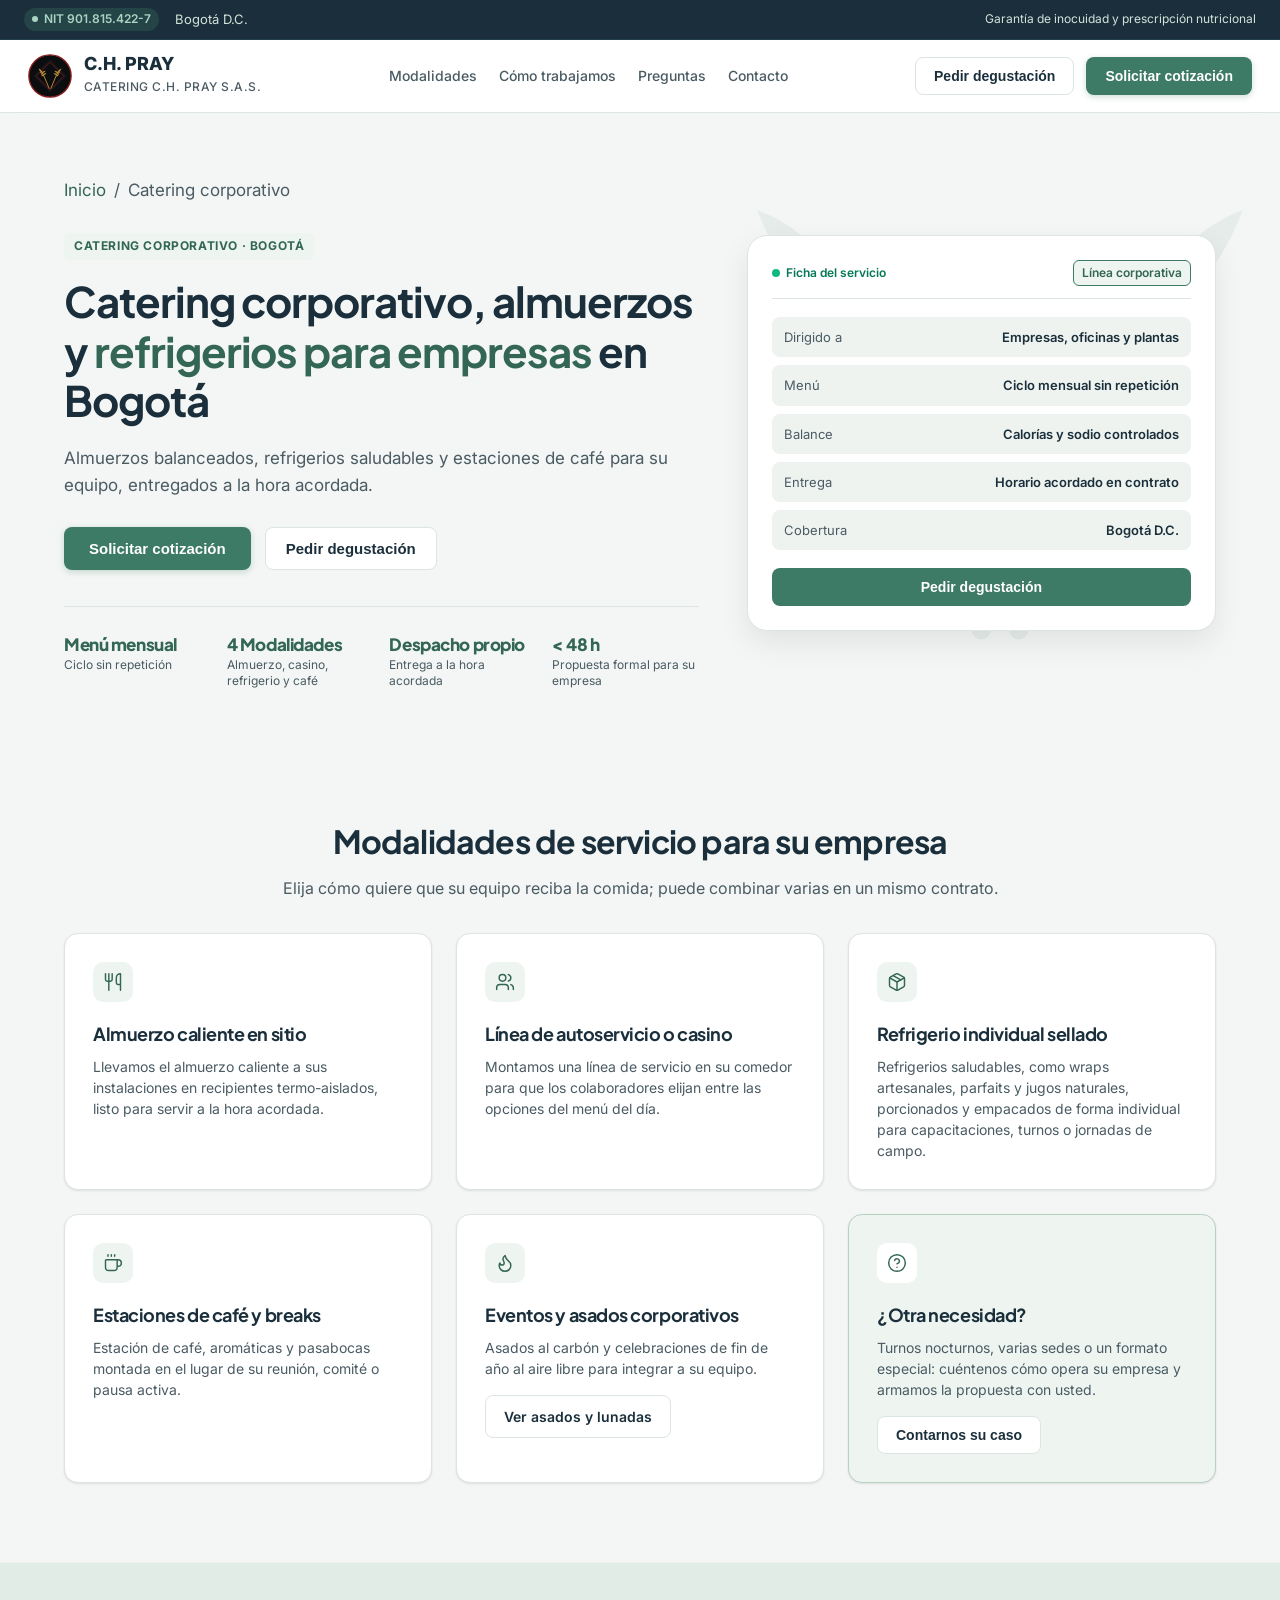
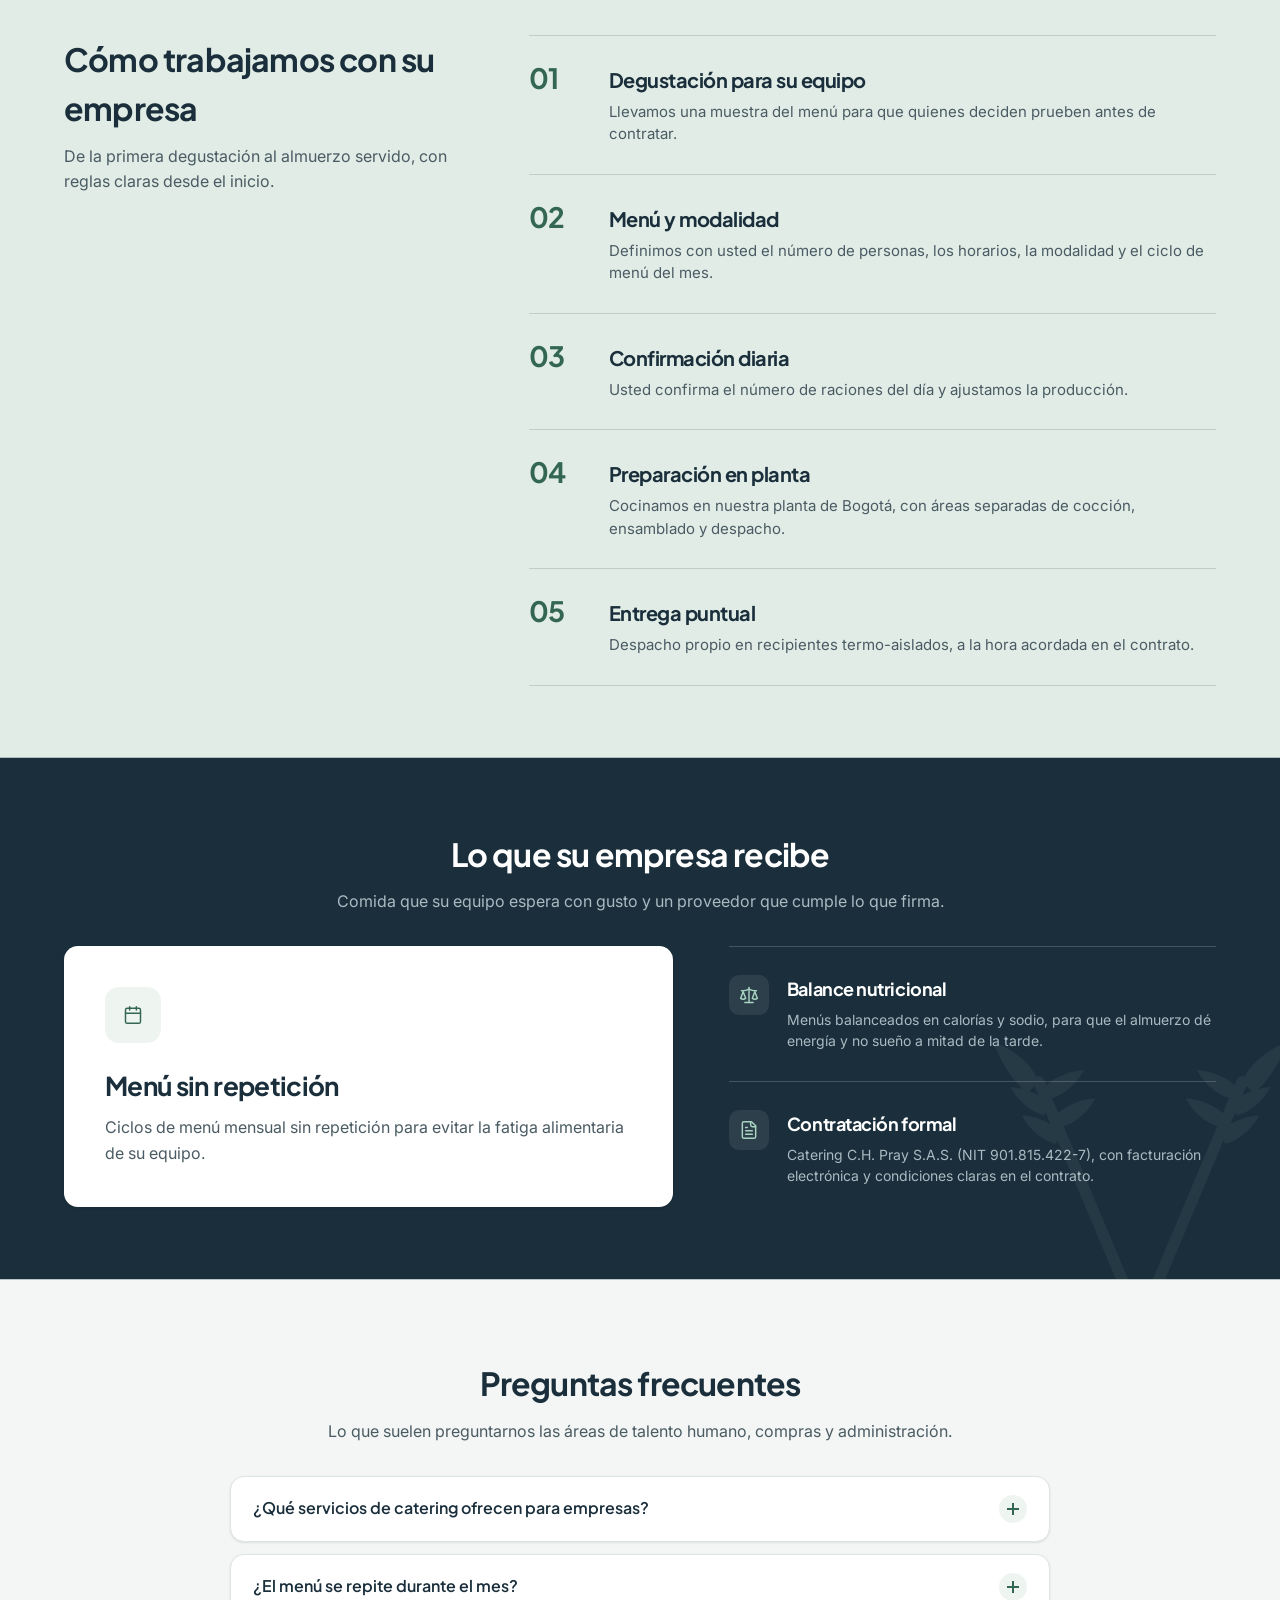
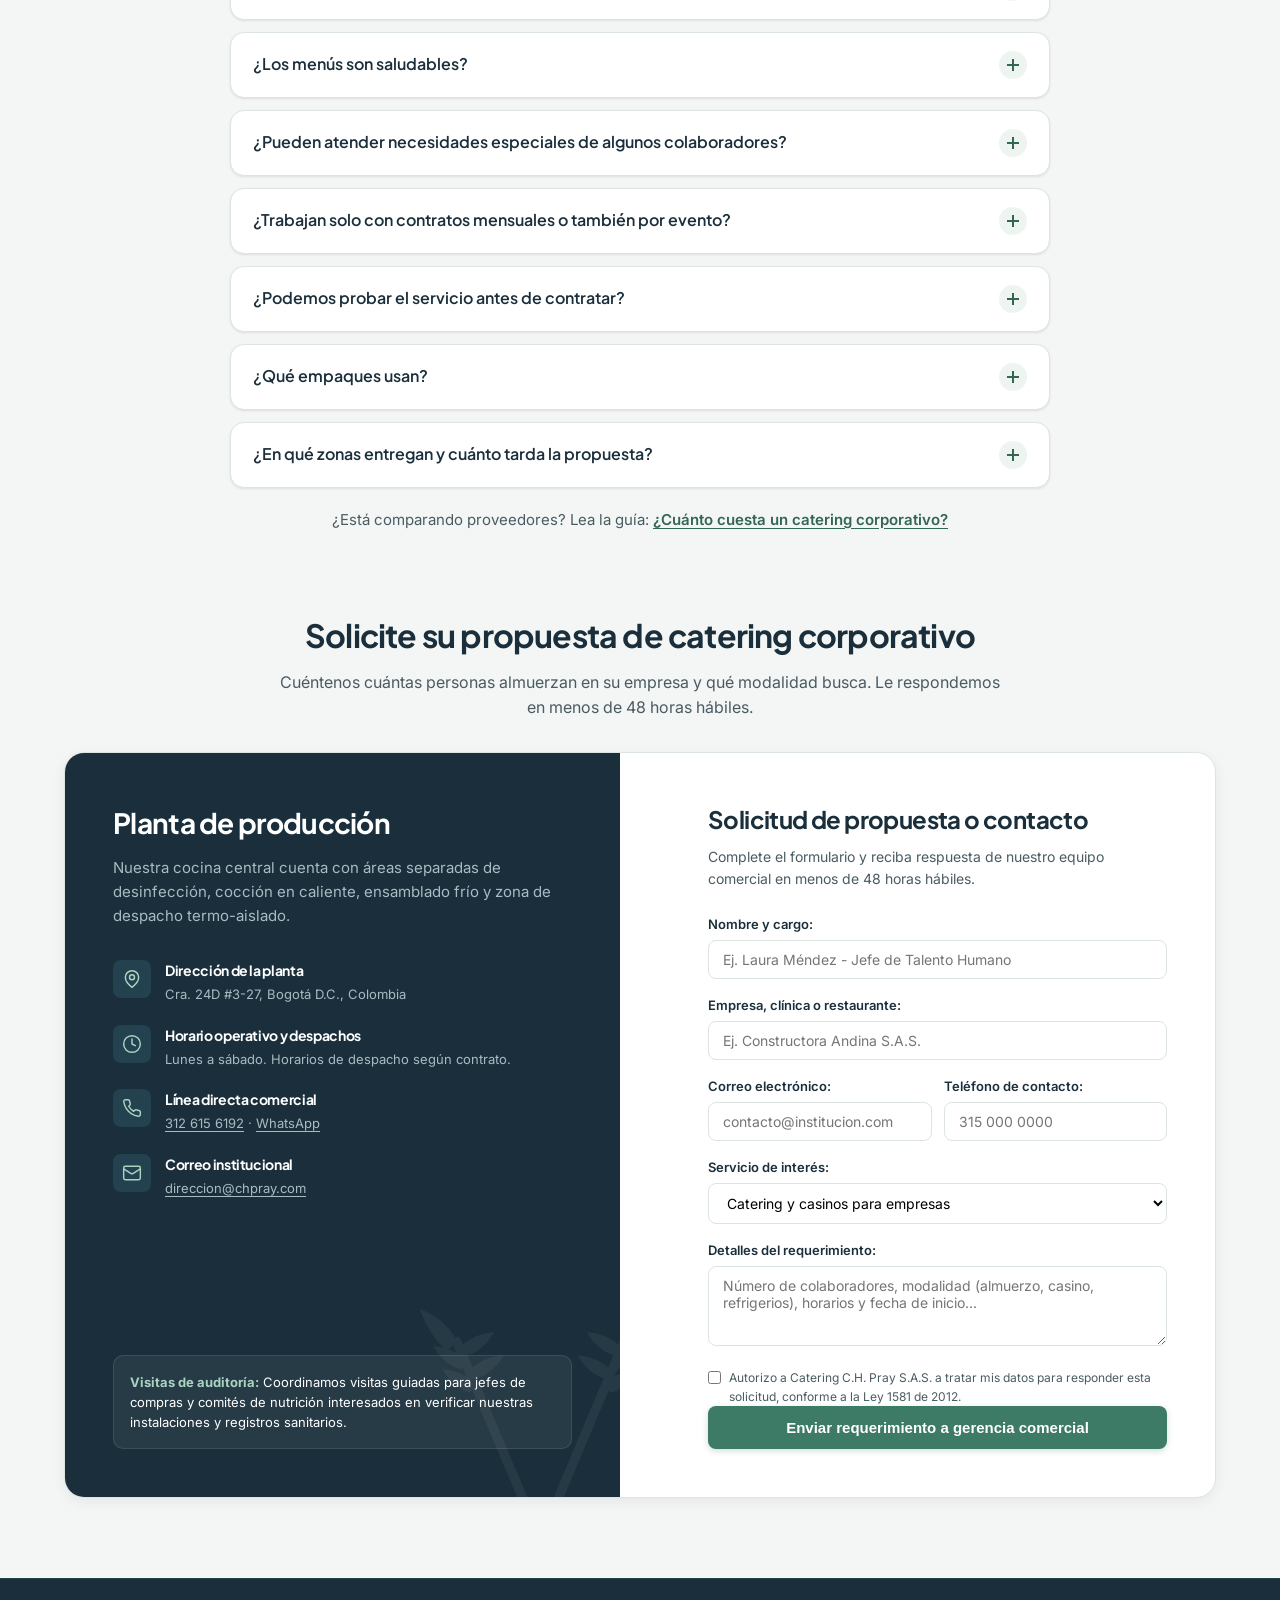
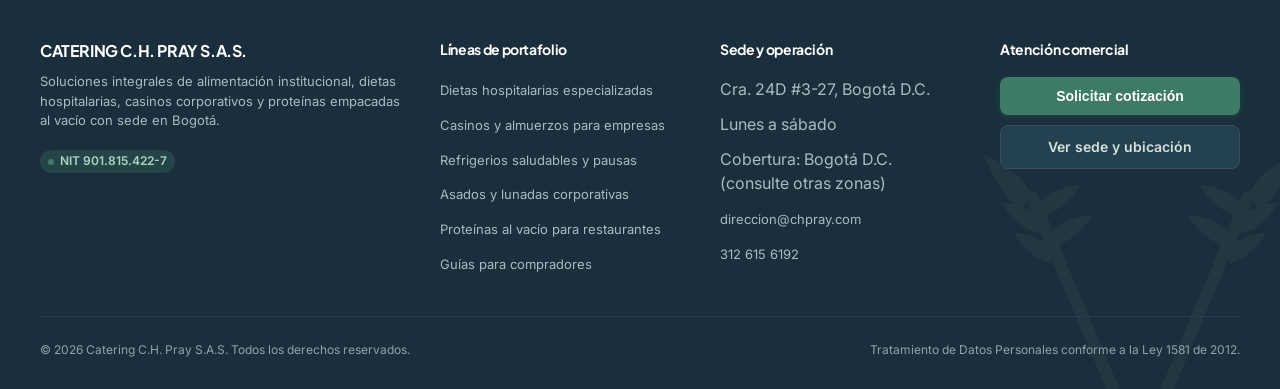
<file: catering-corporativo/index.html>
<!DOCTYPE html>
<html lang="es">
<head>
  <meta charset="UTF-8">
  <meta name="viewport" content="width=device-width, initial-scale=1.0">
  <title>Catering corporativo, almuerzos y refrigerios para empresas en Bogotá | C.H. Pray</title>
  <meta name="description" content="Catering para empresas en Bogotá: almuerzo caliente en sitio, casino de autoservicio, refrigerios saludables y estaciones de café, con menú mensual sin repetición y entrega a la hora acordada. Solicite cotización o degustación.">
  <link rel="canonical" href="https://saimonproduce.github.io/propuestachpray/catering-corporativo/">
  <meta property="og:type" content="website">
  <meta property="og:locale" content="es_CO">
  <meta property="og:site_name" content="Catering C.H. Pray S.A.S.">
  <meta property="og:title" content="Catering corporativo, almuerzos y refrigerios para empresas en Bogotá | C.H. Pray">
  <meta property="og:description" content="Almuerzos, casino, refrigerios y estaciones de café para empresas en Bogotá, con menú mensual sin repetición.">
  <meta property="og:url" content="https://saimonproduce.github.io/propuestachpray/catering-corporativo/">
  <meta name="theme-color" content="#1A2F3B">
  <link rel="icon" href="data:image/svg+xml,%3Csvg xmlns='http://www.w3.org/2000/svg' viewBox='0 0 100 100'%3E%3Crect width='100' height='100' rx='20' fill='%231A2F3B'/%3E%3Ctext x='50' y='66' font-size='46' font-family='Arial' font-weight='700' fill='%23F7F9F6' text-anchor='middle'%3ECH%3C/text%3E%3C/svg%3E">
  <link rel="apple-touch-icon" href="../apple-touch-icon.png">
  <script type="application/ld+json">
  {
    "@context": "https://schema.org",
    "@graph": [
      {
        "@type": "Service",
        "name": "Catering corporativo, almuerzos y refrigerios para empresas",
        "serviceType": "Catering corporativo",
        "description": "Almuerzo caliente en sitio, casino de autoservicio, refrigerios individuales y estaciones de café para empresas en Bogotá.",
        "areaServed": "Bogotá D.C.",
        "audience": { "@type": "Audience", "audienceType": "Empresas, oficinas y plantas de producción" },
        "provider": {
          "@type": "FoodEstablishment",
          "name": "Catering C.H. Pray S.A.S.",
          "telephone": "+57 312 615 6192",
          "taxID": "901.815.422-7",
          "address": { "@type": "PostalAddress", "streetAddress": "Cra. 24D #3-27", "addressLocality": "Bogotá", "addressCountry": "CO" }
        }
      },
      {
        "@type": "BreadcrumbList",
        "itemListElement": [
          { "@type": "ListItem", "position": 1, "name": "Inicio", "item": "https://saimonproduce.github.io/propuestachpray/" },
          { "@type": "ListItem", "position": 2, "name": "Catering corporativo", "item": "https://saimonproduce.github.io/propuestachpray/catering-corporativo/" }
        ]
      },
      {
        "@type": "FAQPage",
        "mainEntity": [
          {
            "@type": "Question",
            "name": "¿Qué servicios de catering ofrecen para empresas?",
            "acceptedAnswer": {
              "@type": "Answer",
              "text": "Almuerzo caliente en sitio, línea de autoservicio o casino, refrigerios individuales sellados, estaciones de café y breaks, y eventos corporativos con asado al carbón. Puede combinar varias modalidades en un mismo contrato."
            }
          },
          {
            "@type": "Question",
            "name": "¿El menú se repite durante el mes?",
            "acceptedAnswer": {
              "@type": "Answer",
              "text": "No. Trabajamos con ciclos de menú mensual sin repetición, para que su equipo no se canse de comer lo mismo."
            }
          },
          {
            "@type": "Question",
            "name": "¿Los menús son saludables?",
            "acceptedAnswer": {
              "@type": "Answer",
              "text": "Sí. Los menús se balancean en calorías y sodio, y los refrigerios son opciones saludables como wraps artesanales, parfaits y jugos naturales."
            }
          },
          {
            "@type": "Question",
            "name": "¿Pueden atender necesidades especiales de algunos colaboradores?",
            "acceptedAnswer": {
              "@type": "Answer",
              "text": "Cuéntenos qué necesita su equipo y evaluamos con usted cómo incluirlo en el menú antes de cerrar la propuesta."
            }
          },
          {
            "@type": "Question",
            "name": "¿Trabajan solo con contratos mensuales o también por evento?",
            "acceptedAnswer": {
              "@type": "Answer",
              "text": "Ambos. Puede contratar un servicio recurrente mensual o una fecha específica, como una capacitación, un comité o la celebración de fin de año."
            }
          },
          {
            "@type": "Question",
            "name": "¿Podemos probar el servicio antes de contratar?",
            "acceptedAnswer": {
              "@type": "Answer",
              "text": "Sí. Coordinamos una degustación sin costo para las personas que toman la decisión en su empresa."
            }
          },
          {
            "@type": "Question",
            "name": "¿Qué empaques usan?",
            "acceptedAnswer": {
              "@type": "Answer",
              "text": "Cuando el servicio no se sirve en su comedor, entregamos en empaques biodegradables."
            }
          },
          {
            "@type": "Question",
            "name": "¿En qué zonas entregan y cuánto tarda la propuesta?",
            "acceptedAnswer": {
              "@type": "Answer",
              "text": "Atendemos empresas en Bogotá D.C.; para otras zonas, consúltenos. Enviamos la propuesta formal en menos de 48 horas hábiles después de conocer su requerimiento."
            }
          }
        ]
      }
    ]
  }
  </script>
  <link rel="preconnect" href="https://fonts.googleapis.com">
  <link rel="preconnect" href="https://fonts.gstatic.com" crossorigin>
  <link href="https://fonts.googleapis.com/css2?family=Plus+Jakarta+Sans:wght@400;500;600;700;800&family=Inter:wght@400;500;600&display=swap" rel="stylesheet">
  <link rel="stylesheet" href="../styles.css?v=40">
</head>
<body class="theme-warm" data-service="Corporativo">
  <script>(function(){try{if(matchMedia("(prefers-reduced-motion: reduce)").matches)return;document.documentElement.classList.add("intro-on");var fin=function(){var e=document.getElementById("intro");if(e)e.remove();};document.addEventListener("click",fin,{once:true});setTimeout(fin,900);}catch(e){}})();</script>
  <div class="intro" id="intro" aria-hidden="true">
    <svg class="intro-logo" viewBox="0 0 100 100" fill="none" xmlns="http://www.w3.org/2000/svg">
        <circle class="logo-ring" cx="50" cy="50" r="48" fill="#0C0D0E" stroke="#8B1E1E" stroke-width="3"/>
        <rect class="logo-rombo" x="25" y="25" width="50" height="50" transform="rotate(45 50 50)" stroke="#1F2430" stroke-width="2" fill="none"/>
        <rect class="logo-rombo" x="28" y="28" width="44" height="44" transform="rotate(45 50 50)" stroke="#8B1E1E" stroke-width="1.5" fill="none"/>
        <g class="logo-espiga"><path class="logo-tallo" d="M48 78 L32 40" stroke="#C8963E" stroke-width="2" stroke-linecap="round"/>
        <path class="logo-hoja" style="--i:1" d="M32 40 C30 35 24 33 24 33 C24 33 26 39 30 42 Z" fill="#C8963E"/>
        <path class="logo-hoja" style="--i:2" d="M34 44 C31 41 27 41 27 41 C27 41 29 45 33 46 Z" fill="#C8963E"/>
        <path class="logo-hoja" style="--i:3" d="M36 49 C33 46 29 46 29 46 C29 46 31 50 35 51 Z" fill="#C8963E"/>
        <path class="logo-hoja" style="--i:4" d="M33 41 C36 38 40 38 40 38 C40 38 38 42 34 43 Z" fill="#C8963E"/>
        <path class="logo-hoja" style="--i:5" d="M35 46 C38 43 42 43 42 43 C42 43 40 47 36 48 Z" fill="#C8963E"/>
        <path class="logo-tallo" d="M52 78 L68 40" stroke="#C8963E" stroke-width="2" stroke-linecap="round"/>
        <path class="logo-hoja" style="--i:6" d="M68 40 C70 35 76 33 76 33 C76 33 74 39 70 42 Z" fill="#C8963E"/>
        <path class="logo-hoja" style="--i:7" d="M66 44 C69 41 73 41 73 41 C73 41 71 45 67 46 Z" fill="#C8963E"/>
        <path class="logo-hoja" style="--i:8" d="M64 49 C67 46 71 46 71 46 C71 46 69 50 65 51 Z" fill="#C8963E"/>
        <path class="logo-hoja" style="--i:9" d="M67 41 C64 38 60 38 60 38 C60 38 62 42 66 43 Z" fill="#C8963E"/>
        <path class="logo-hoja" style="--i:10" d="M65 46 C62 43 58 43 58 43 C58 43 60 47 64 48 Z" fill="#C8963E"/>
      </g>
      </svg>
  </div>
  <a class="skip-link" href="#main-content">Saltar al contenido</a>

  <!-- BARRA DE CONFIANZA -->
  <div class="top-bar">
    <div class="top-bar-tags">
      <span class="badge-pill">NIT 901.815.422-7</span>
      <span>Bogotá D.C.</span>
    </div>
    <div style="font-size: 12px;">
      Garantía de inocuidad y prescripción nutricional
    </div>
  </div>

  <!-- HEADER -->
  <header>
    <a href="../" class="brand-wrap" aria-label="C.H. Pray, ir al inicio">
      <svg class="brand-logo-svg" viewBox="0 0 100 100" fill="none" xmlns="http://www.w3.org/2000/svg">
        <circle cx="50" cy="50" r="48" fill="#0C0D0E" stroke="#8B1E1E" stroke-width="3"/>
        <rect x="25" y="25" width="50" height="50" transform="rotate(45 50 50)" stroke="#1F2430" stroke-width="2" fill="none"/>
        <rect x="28" y="28" width="44" height="44" transform="rotate(45 50 50)" stroke="#8B1E1E" stroke-width="1.5" fill="none"/>
        <path d="M48 78 L32 40" stroke="#C8963E" stroke-width="2" stroke-linecap="round"/>
        <path d="M32 40 C30 35 24 33 24 33 C24 33 26 39 30 42 Z" fill="#C8963E"/>
        <path d="M34 44 C31 41 27 41 27 41 C27 41 29 45 33 46 Z" fill="#C8963E"/>
        <path d="M36 49 C33 46 29 46 29 46 C29 46 31 50 35 51 Z" fill="#C8963E"/>
        <path d="M33 41 C36 38 40 38 40 38 C40 38 38 42 34 43 Z" fill="#C8963E"/>
        <path d="M35 46 C38 43 42 43 42 43 C42 43 40 47 36 48 Z" fill="#C8963E"/>
        <path d="M52 78 L68 40" stroke="#C8963E" stroke-width="2" stroke-linecap="round"/>
        <path d="M68 40 C70 35 76 33 76 33 C76 33 74 39 70 42 Z" fill="#C8963E"/>
        <path d="M66 44 C69 41 73 41 73 41 C73 41 71 45 67 46 Z" fill="#C8963E"/>
        <path d="M64 49 C67 46 71 46 71 46 C71 46 69 50 65 51 Z" fill="#C8963E"/>
        <path d="M67 41 C64 38 60 38 60 38 C60 38 62 42 66 43 Z" fill="#C8963E"/>
        <path d="M65 46 C62 43 58 43 58 43 C58 43 60 47 64 48 Z" fill="#C8963E"/>
      </svg>
      <div>
        <span class="brand-title">C.H. PRAY</span>
        <span class="brand-sub">CATERING C.H. PRAY S.A.S.</span>
      </div>
    </a>
    <nav>
      <a href="#modalidades">Modalidades</a>
      <a href="#proceso">Cómo trabajamos</a>
      <a href="#preguntas">Preguntas</a>
      <a href="#contacto">Contacto</a>
      <span class="nav-indicator" aria-hidden="true"></span>
    </nav>

    <div class="header-actions">
      <button class="btn btn-secondary" onclick="openQuoteModal('degustacion')">Pedir degustación</button>
      <button class="btn btn-primary" onclick="openQuoteModal('corporativo')"><span class="hide-narrow">Solicitar cotización</span><span class="show-narrow">Cotizar</span></button>
    </div>
  </header>

  <main id="main-content">
    <!-- HERO -->
    <section class="hero">
      <div>
        <p class="breadcrumb">
          <a href="../">Inicio</a><span aria-hidden="true">/</span><span aria-current="page">Catering corporativo</span>
        </p>
        <div class="hero-tagline">Catering corporativo · Bogotá</div>
        <h1>Catering corporativo, almuerzos y <span>refrigerios para empresas</span> en Bogotá</h1>
        <p>
          Almuerzos balanceados, refrigerios saludables y estaciones de café para su equipo, entregados a la hora acordada.
        </p>

        <div class="hero-ctas">
          <button class="btn btn-primary" style="padding: 12px 24px; font-size: 15px;" onclick="openQuoteModal('corporativo')">
            Solicitar cotización
          </button>
          <button class="btn btn-secondary" style="padding: 12px 20px; font-size: 15px;" onclick="openQuoteModal('degustacion')">
            Pedir degustación
          </button>
        </div>

        <div class="trust-strip">
          <div class="trust-item">
            <h4>Menú mensual</h4>
            <p>Ciclo sin repetición</p>
          </div>
          <div class="trust-item">
            <h4>4 Modalidades</h4>
            <p>Almuerzo, casino, refrigerio y café</p>
          </div>
          <div class="trust-item">
            <h4>Despacho propio</h4>
            <p>Entrega a la hora acordada</p>
          </div>
          <div class="trust-item">
            <h4>&lt; 48&nbsp;h</h4>
            <p>Propuesta formal para su empresa</p>
          </div>
        </div>
      </div>

      <div class="hero-card">
        <div class="hero-card-header">
          <span class="dot-badge">Ficha del servicio</span>
          <span class="badge-gold-outline">Línea corporativa</span>
        </div>
        <div class="info-row">
          <span>Dirigido a</span>
          <span>Empresas, oficinas y plantas</span>
        </div>
        <div class="info-row">
          <span>Menú</span>
          <span>Ciclo mensual sin repetición</span>
        </div>
        <div class="info-row">
          <span>Balance</span>
          <span>Calorías y sodio controlados</span>
        </div>
        <div class="info-row">
          <span>Entrega</span>
          <span>Horario acordado en contrato</span>
        </div>
        <div class="info-row">
          <span>Cobertura</span>
          <span>Bogotá D.C.</span>
        </div>
        <button class="btn btn-gold" style="width: 100%; margin-top: 10px;" onclick="openQuoteModal('degustacion')">
          Pedir degustación
        </button>
      </div>
    </section>

    <!-- MODALIDADES -->
    <section class="page-section" id="modalidades">
      <div class="section-title-wrap">
        <h2>Modalidades de servicio para su empresa</h2>
        <p>Elija cómo quiere que su equipo reciba la comida; puede combinar varias en un mismo contrato.</p>
      </div>

      <div class="matrix-grid">
        <div class="matrix-card">
          <div class="matrix-icon"><svg viewBox="0 0 24 24" aria-hidden="true" focusable="false"><path d="M3 2v7c0 1.1.9 2 2 2h4a2 2 0 0 0 2-2V2"/><path d="M7 2v20"/><path d="M21 15V2a5 5 0 0 0-5 5v6c0 1.1.9 2 2 2h3Zm0 0v7"/></svg></div>
          <h3 style="font-size: 18px; margin-bottom: 8px;">Almuerzo caliente en sitio</h3>
          <p>Llevamos el almuerzo caliente a sus instalaciones en recipientes termo-aislados, listo para servir a la hora acordada.</p>
        </div>
        <div class="matrix-card">
          <div class="matrix-icon"><svg viewBox="0 0 24 24" aria-hidden="true" focusable="false"><path d="M16 21v-2a4 4 0 0 0-4-4H6a4 4 0 0 0-4 4v2"/><circle cx="9" cy="7" r="4"/><path d="M22 21v-2a4 4 0 0 0-3-3.87"/><path d="M16 3.13a4 4 0 0 1 0 7.75"/></svg></div>
          <h3 style="font-size: 18px; margin-bottom: 8px;">Línea de autoservicio o casino</h3>
          <p>Montamos una línea de servicio en su comedor para que los colaboradores elijan entre las opciones del menú del día.</p>
        </div>
        <div class="matrix-card">
          <div class="matrix-icon"><svg viewBox="0 0 24 24" aria-hidden="true" focusable="false"><path d="m7.5 4.27 9 5.15"/><path d="M21 8a2 2 0 0 0-1-1.73l-7-4a2 2 0 0 0-2 0l-7 4A2 2 0 0 0 3 8v8a2 2 0 0 0 1 1.73l7 4a2 2 0 0 0 2 0l7-4A2 2 0 0 0 21 16Z"/><path d="m3.3 7 8.7 5 8.7-5"/><path d="M12 22V12"/></svg></div>
          <h3 style="font-size: 18px; margin-bottom: 8px;">Refrigerio individual sellado</h3>
          <p>Refrigerios saludables, como wraps artesanales, parfaits y jugos naturales, porcionados y empacados de forma individual para capacitaciones, turnos o jornadas de campo.</p>
        </div>
        <div class="matrix-card">
          <div class="matrix-icon"><svg viewBox="0 0 24 24" aria-hidden="true" focusable="false"><path d="M10 2v2"/><path d="M14 2v2"/><path d="M16 8a1 1 0 0 1 1 1v8a4 4 0 0 1-4 4H7a4 4 0 0 1-4-4V9a1 1 0 0 1 1-1h14a4 4 0 1 1 0 8h-1"/><path d="M6 2v2"/></svg></div>
          <h3 style="font-size: 18px; margin-bottom: 8px;">Estaciones de café y breaks</h3>
          <p>Estación de café, aromáticas y pasabocas montada en el lugar de su reunión, comité o pausa activa.</p>
        </div>
        <div class="matrix-card">
          <div class="matrix-icon"><svg viewBox="0 0 24 24" aria-hidden="true" focusable="false"><path d="M8.5 14.5A2.5 2.5 0 0 0 11 12c0-1.38-.5-2-1-3-1.072-2.143-.224-4.054 2-6 .5 2.5 2 4.9 4 6.5 2 1.6 3 3.5 3 5.5a7 7 0 1 1-14 0c0-1.153.433-2.294 1-3a2.5 2.5 0 0 0 2.5 2.5z"/></svg></div>
          <h3 style="font-size: 18px; margin-bottom: 8px;">Eventos y asados corporativos</h3>
          <p>Asados al carbón y celebraciones de fin de año al aire libre para integrar a su equipo.</p>
          <a class="btn btn-secondary" style="margin-top: 16px;" href="../asados-corporativos/">Ver asados y lunadas</a>
        </div>
        <div class="matrix-card" style="background: var(--primary-subtle); border-color: var(--eucalyptus);">
          <div class="matrix-icon" style="background: var(--surface);"><svg viewBox="0 0 24 24" aria-hidden="true" focusable="false"><circle cx="12" cy="12" r="10"/><path d="M9.09 9a3 3 0 0 1 5.83 1c0 2-3 3-3 3"/><path d="M12 17h.01"/></svg></div>
          <h3 style="font-size: 18px; margin-bottom: 8px;">¿Otra necesidad?</h3>
          <p style="margin-bottom: 16px;">Turnos nocturnos, varias sedes o un formato especial: cuéntenos cómo opera su empresa y armamos la propuesta con usted.</p>
          <button class="btn btn-secondary" onclick="openQuoteModal('corporativo')">Contarnos su caso</button>
        </div>
      </div>
    </section>

    <!-- PROCESO -->
    <section class="page-section band-sage" id="proceso">
      <div class="section-title-wrap">
        <h2>Cómo trabajamos con su empresa</h2>
        <p>De la primera degustación al almuerzo servido, con reglas claras desde el inicio.</p>
      </div>

      <ol class="steps-list">
        <li>
          <h4>Degustación para su equipo</h4>
          <p>Llevamos una muestra del menú para que quienes deciden prueben antes de contratar.</p>
        </li>
        <li>
          <h4>Menú y modalidad</h4>
          <p>Definimos con usted el número de personas, los horarios, la modalidad y el ciclo de menú del mes.</p>
        </li>
        <li>
          <h4>Confirmación diaria</h4>
          <p>Usted confirma el número de raciones del día y ajustamos la producción. <!-- TODO: confirmar canal y hora de corte del pedido --></p>
        </li>
        <li>
          <h4>Preparación en planta</h4>
          <p>Cocinamos en nuestra planta de Bogotá, con áreas separadas de cocción, ensamblado y despacho.</p>
        </li>
        <li>
          <h4>Entrega puntual</h4>
          <p>Despacho propio en recipientes termo-aislados, a la hora acordada en el contrato.</p>
        </li>
      </ol>
    </section>

    <!-- GARANTÍAS -->
    <section class="page-section band-navy" id="garantias">
      <div class="section-title-wrap">
        <h2>Lo que su empresa recibe</h2>
        <p>Comida que su equipo espera con gusto y un proveedor que cumple lo que firma.</p>
      </div>

      <div class="matrix-grid matrix-grid--feature">
        <div class="matrix-card">
          <div class="matrix-icon"><svg viewBox="0 0 24 24" aria-hidden="true" focusable="false"><rect width="18" height="18" x="3" y="4" rx="2"/><path d="M16 2v4"/><path d="M8 2v4"/><path d="M3 10h18"/></svg></div>
          <h3>Menú sin repetición</h3>
          <p>Ciclos de menú mensual sin repetición para evitar la fatiga alimentaria de su equipo.</p>
        </div>
        <div class="matrix-card">
          <div class="matrix-icon"><svg viewBox="0 0 24 24" aria-hidden="true" focusable="false"><path d="m16 16 3-8 3 8c-.87.65-1.92 1-3 1s-2.13-.35-3-1Z"/><path d="m2 16 3-8 3 8c-.87.65-1.92 1-3 1s-2.13-.35-3-1Z"/><path d="M7 21h10"/><path d="M12 3v18"/><path d="M3 7h2c2 0 5-1 7-2 2 1 5 2 7 2h2"/></svg></div>
          <h3>Balance nutricional</h3>
          <p>Menús balanceados en calorías y sodio, para que el almuerzo dé energía y no sueño a mitad de la tarde.</p>
        </div>
        <div class="matrix-card">
          <div class="matrix-icon"><svg viewBox="0 0 24 24" aria-hidden="true" focusable="false"><path d="M15 2H6a2 2 0 0 0-2 2v16a2 2 0 0 0 2 2h12a2 2 0 0 0 2-2V7Z"/><path d="M14 2v4a2 2 0 0 0 2 2h4"/><path d="M16 13H8"/><path d="M16 17H8"/><path d="M10 9H8"/></svg></div>
          <h3>Contratación formal</h3>
          <p>Catering C.H. Pray S.A.S. (NIT 901.815.422-7), con facturación electrónica y condiciones claras en el contrato.</p>
        </div>
      </div>
    </section>

    <!-- PREGUNTAS FRECUENTES -->
    <section class="page-section" id="preguntas">
      <div class="section-title-wrap">
        <h2>Preguntas frecuentes</h2>
        <p>Lo que suelen preguntarnos las áreas de talento humano, compras y administración.</p>
      </div>

      <div class="faq-list">
        <details>
          <summary>¿Qué servicios de catering ofrecen para empresas?</summary>
          <p>Almuerzo caliente en sitio, línea de autoservicio o casino, refrigerios individuales sellados, estaciones de café y breaks, y eventos corporativos con asado al carbón. Puede combinar varias modalidades en un mismo contrato.</p>
        </details>
        <details>
          <summary>¿El menú se repite durante el mes?</summary>
          <p>No. Trabajamos con ciclos de menú mensual sin repetición, para que su equipo no se canse de comer lo mismo.</p>
        </details>
        <details>
          <summary>¿Los menús son saludables?</summary>
          <p>Sí. Los menús se balancean en calorías y sodio, y los refrigerios son opciones saludables como wraps artesanales, parfaits y jugos naturales.</p>
        </details>
        <details>
          <summary>¿Pueden atender necesidades especiales de algunos colaboradores?</summary>
          <p>Cuéntenos qué necesita su equipo y evaluamos con usted cómo incluirlo en el menú antes de cerrar la propuesta.</p>
        </details>
        <details>
          <summary>¿Trabajan solo con contratos mensuales o también por evento?</summary>
          <p>Ambos. Puede contratar un servicio recurrente mensual o una fecha específica, como una capacitación, un comité o la celebración de fin de año.</p>
        </details>
        <details>
          <summary>¿Podemos probar el servicio antes de contratar?</summary>
          <p>Sí. Coordinamos una degustación sin costo para las personas que toman la decisión en su empresa.</p>
        </details>
        <details>
          <summary>¿Qué empaques usan?</summary>
          <p>Cuando el servicio no se sirve en su comedor, entregamos en empaques biodegradables.</p>
        </details>
        <details>
          <summary>¿En qué zonas entregan y cuánto tarda la propuesta?</summary>
          <p>Atendemos empresas en Bogotá D.C.; para otras zonas, consúltenos. Enviamos la propuesta formal en menos de 48 horas hábiles después de conocer su requerimiento.</p>
        </details>
      </div>
      <p class="guide-related">¿Está comparando proveedores? Lea la guía: <a href="../guias/costo-catering-corporativo/">¿Cuánto cuesta un catering corporativo?</a></p>
    </section>

    <!-- APARTADO ESPECÍFICO 2: CONTACTO Y SEDE OPERATIVA -->
    <section class="contact-section" id="contacto">
      <div class="section-title-wrap">
        <h2>Solicite su propuesta de catering corporativo</h2>
        <p>Cuéntenos cuántas personas almuerzan en su empresa y qué modalidad busca. Le respondemos en menos de 48 horas hábiles.</p>
      </div>

      <div class="contact-layout">
        <!-- Panel Izquierdo: Información y Ubicación -->
        <div class="contact-info-pane">
          <div>
            <h3>Planta de producción</h3>
            <p>
              Nuestra cocina central cuenta con áreas separadas de desinfección, cocción en caliente, ensamblado frío y zona de despacho termo-aislado.
            </p>

            <div class="contact-details-list">
              <div class="contact-item">
                <div class="contact-item-icon"><svg viewBox="0 0 24 24" aria-hidden="true" focusable="false"><path d="M20 10c0 6-8 12-8 12s-8-6-8-12a8 8 0 0 1 16 0Z"/><circle cx="12" cy="10" r="3"/></svg></div>
                <div>
                  <h5>Dirección de la planta</h5>
                  <p>Cra. 24D #3-27, Bogotá D.C., Colombia</p>
                </div>
              </div>

              <div class="contact-item">
                <div class="contact-item-icon"><svg viewBox="0 0 24 24" aria-hidden="true" focusable="false"><circle cx="12" cy="12" r="10"/><path d="M12 6v6l4 2"/></svg></div>
                <div>
                  <h5>Horario operativo y despachos</h5>
                  <p>Lunes a sábado. Horarios de despacho según contrato.</p> <!-- TODO: confirmar con documento de la empresa (Fase 0) -->
                </div>
              </div>

              <div class="contact-item">
                <div class="contact-item-icon"><svg viewBox="0 0 24 24" aria-hidden="true" focusable="false"><path d="M22 16.92v3a2 2 0 0 1-2.18 2 19.79 19.79 0 0 1-8.63-3.07 19.5 19.5 0 0 1-6-6 19.79 19.79 0 0 1-3.07-8.67A2 2 0 0 1 4.11 2h3a2 2 0 0 1 2 1.72 12.84 12.84 0 0 0 .7 2.81 2 2 0 0 1-.45 2.11L8.09 9.91a16 16 0 0 0 6 6l1.27-1.27a2 2 0 0 1 2.11-.45 12.84 12.84 0 0 0 2.81.7A2 2 0 0 1 22 16.92z"/></svg></div>
                <div>
                  <h5>Línea directa comercial</h5>
                  <p><a href="tel:+573126156192">312 615 6192</a> · <a href="https://wa.me/573126156192">WhatsApp</a></p>
                </div>
              </div>

              <div class="contact-item">
                <div class="contact-item-icon"><svg viewBox="0 0 24 24" aria-hidden="true" focusable="false"><rect width="20" height="16" x="2" y="4" rx="2"/><path d="m22 7-8.97 5.7a1.94 1.94 0 0 1-2.06 0L2 7"/></svg></div>
                <div>
                  <h5>Correo institucional</h5>
                  <p><a href="mailto:direccion@chpray.com">direccion@chpray.com</a></p>
                </div>
              </div>
            </div>
          </div>

          <div style="background: rgba(255,255,255,0.06); padding: 16px; border-radius: 10px; border: 1px solid rgba(255,255,255,0.1); font-size: 13px;">
            <strong style="color: var(--accent-light);">Visitas de auditoría:</strong> Coordinamos visitas guiadas para jefes de compras y comités de nutrición interesados en verificar nuestras instalaciones y registros sanitarios.
          </div>
        </div>

        <!-- Panel Derecho: Formulario Directo -->
        <div class="contact-form-pane">
          <h3>Solicitud de propuesta o contacto</h3>
          <p>Complete el formulario y reciba respuesta de nuestro equipo comercial en menos de 48 horas hábiles.</p>

          <form onsubmit="handleDirectContact(event)">
            <div class="form-group">
              <label for="dirName">Nombre y cargo:</label>
              <input type="text" class="form-input" id="dirName" maxlength="150" autocomplete="name" placeholder="Ej. Laura Méndez - Jefe de Talento Humano" required>
            </div>

            <div class="form-group">
              <label for="dirCompany">Empresa, clínica o restaurante:</label>
              <input type="text" class="form-input" id="dirCompany" maxlength="150" autocomplete="organization" placeholder="Ej. Constructora Andina S.A.S." required>
            </div>

            <div style="display: grid; grid-template-columns: 1fr 1fr; gap: 12px;">
              <div class="form-group">
                <label for="dirEmail">Correo electrónico:</label>
                <input type="email" class="form-input" id="dirEmail" maxlength="150" autocomplete="email" autocapitalize="none" spellcheck="false" placeholder="contacto@institucion.com" required>
              </div>
              <div class="form-group">
                <label for="dirPhone">Teléfono de contacto:</label>
                <input type="tel" class="form-input" id="dirPhone" maxlength="150" autocomplete="tel" placeholder="315 000 0000" required>
              </div>
            </div>

            <div class="form-group">
              <label for="dirService">Servicio de interés:</label>
              <select class="form-select" id="dirService">
                <option value="hospitalario">Alimentación clínica y hospitalaria (dietas)</option>
                <option value="corporativo" selected>Catering y casinos para empresas</option>
                <option value="vacio">Proteínas porcionadas al vacío para restaurantes</option>
                <option value="asados">Eventos corporativos y asados</option>
                <option value="auditoria">Quiero agendar una visita a la planta</option>
              </select>
            </div>

            <div class="form-group">
              <label for="dirMessage">Detalles del requerimiento:</label>
              <textarea class="form-textarea" id="dirMessage" maxlength="1000" placeholder="Número de colaboradores, modalidad (almuerzo, casino, refrigerios), horarios y fecha de inicio..."></textarea>
            </div>

            <label style="display:flex; gap:8px; align-items:flex-start; font-size:12px; color:var(--text-muted); margin-top:12px; font-weight:400;">
            <input type="checkbox" id="dirConsent" required style="margin-top:2px;">
            <span>Autorizo a Catering C.H. Pray S.A.S. a tratar mis datos para responder esta solicitud, conforme a la Ley 1581 de 2012.</span>
          </label>
            <input type="text" name="hp_control" id="dirHp" tabindex="-1" autocomplete="off" data-1p-ignore data-lpignore="true" style="position:absolute; left:-9999px;" aria-hidden="true">
            <button type="submit" id="dirSubmitBtn" class="btn btn-primary" style="width: 100%; padding: 12px; font-size: 15px;">
              Enviar requerimiento a gerencia comercial
            </button>
          </form>

          <div class="flow-step send-state" id="contact-sending" role="status" aria-live="polite">
            <svg class="send-spinner" viewBox="0 0 48 48" aria-hidden="true">
              <circle class="track" cx="24" cy="24" r="20"/>
              <circle class="arc" cx="24" cy="24" r="20"/>
            </svg>
            <h3>Enviando su solicitud…</h3>
            <p>Estamos registrando sus datos. Esto toma solo unos segundos.</p>
          </div>

          <div class="flow-step send-state success-state" id="contact-success" role="status" aria-live="polite">
            <svg class="success-mark" viewBox="0 0 56 56" aria-hidden="true">
              <circle class="disc" cx="28" cy="28" r="28"/>
              <path class="check" d="M17 29l7 7 15-15"/>
            </svg>
            <h3 class="stagger" style="font-size: 22px; margin-bottom: 8px;">Solicitud registrada exitosamente</h3>
            <p class="stagger" style="margin-bottom: 24px;">Gracias por escribirnos. Nuestro equipo comercial le responderá en menos de 48 horas hábiles.</p>
            <div class="stagger"><button type="button" class="btn btn-secondary" onclick="resetContactForm()">Enviar otra solicitud</button></div>
          </div>
        </div>
      </div>
    </section>
  </main>

  <!-- MODAL DE COTIZACIÓN EN 3 PASOS -->
  <a class="wa-float" id="waFloat" href="https://wa.me/573126156192?text=Hola%2C%20quisiera%20informaci%C3%B3n%20sobre%20sus%20servicios%20de%20alimentaci%C3%B3n." target="_blank" rel="noopener" aria-label="Escríbanos por WhatsApp">
    <span class="wa-float-icon"><svg viewBox="0 0 24 24" fill="currentColor" aria-hidden="true"><path d="M17.472 14.382c-.297-.149-1.758-.867-2.03-.967-.273-.099-.471-.148-.67.15-.197.297-.767.966-.94 1.164-.173.199-.347.223-.644.075-.297-.15-1.255-.463-2.39-1.475-.883-.788-1.48-1.761-1.653-2.059-.173-.297-.018-.458.13-.606.134-.133.298-.347.446-.52.149-.174.198-.298.298-.497.099-.198.05-.371-.025-.52-.075-.149-.669-1.612-.916-2.207-.242-.579-.487-.5-.669-.51-.173-.008-.371-.01-.57-.01-.198 0-.52.074-.792.372-.272.297-1.04 1.016-1.04 2.479 0 1.462 1.065 2.875 1.213 3.074.149.198 2.096 3.2 5.077 4.487.709.306 1.262.489 1.694.625.712.227 1.36.195 1.871.118.571-.085 1.758-.719 2.006-1.413.248-.694.248-1.289.173-1.413-.074-.124-.272-.198-.57-.347m-5.421 7.403h-.004a9.87 9.87 0 01-5.031-1.378l-.361-.214-3.741.982.998-3.648-.235-.374a9.86 9.86 0 01-1.51-5.26c.001-5.45 4.436-9.884 9.888-9.884 2.64 0 5.122 1.03 6.988 2.898a9.825 9.825 0 012.893 6.994c-.003 5.45-4.437 9.884-9.885 9.884m8.413-18.297A11.815 11.815 0 0012.05 0C5.495 0 .16 5.335.157 11.892c0 2.096.547 4.142 1.588 5.945L.057 24l6.305-1.654a11.882 11.882 0 005.683 1.448h.005c6.554 0 11.89-5.335 11.893-11.893a11.821 11.821 0 00-3.48-8.413Z"/></svg></span>
    <span class="wa-float-text">
      <span class="wa-float-kicker">WhatsApp</span>
      <span class="wa-float-label">Escríbanos ahora</span>
    </span>
    <svg class="wa-float-arrow" viewBox="0 0 16 16" fill="none" stroke="currentColor" stroke-width="2" stroke-linecap="round" stroke-linejoin="round" aria-hidden="true"><path d="M3 8h10M9 4l4 4-4 4"/></svg>
  </a>

  <!-- FOOTER -->
  <footer>
    <div class="footer-grid">
      <div class="footer-col">
        <h5 style="color: #FFFFFF; font-size: 16px; margin-bottom: 8px;">CATERING C.H. PRAY S.A.S.</h5>
        <p style="font-size: 13px; color: #A9BBC2; margin-bottom: 16px; line-height: 1.5;">
          Soluciones integrales de alimentación institucional, dietas hospitalarias, casinos corporativos y proteínas empacadas al vacío con sede en Bogotá.
        </p>
        <span class="badge-pill" style="background: rgba(62, 123, 102, 0.28); color: #A9D4C2;">
          NIT 901.815.422-7
        </span>
      </div>

      <div class="footer-col">
        <h5>Líneas de portafolio</h5>
        <ul class="footer-links">
          <li><a href="../alimentacion-hospitalaria/">Dietas hospitalarias especializadas</a></li>
          <li><a href="./">Casinos y almuerzos para empresas</a></li>
          <li><a href="./">Refrigerios saludables y pausas</a></li>
          <li><a href="../asados-corporativos/">Asados y lunadas corporativas</a></li>
          <li><a href="../proteinas-al-vacio/">Proteínas al vacío para restaurantes</a></li>
          <li><a href="../guias/">Guías para compradores</a></li>
        </ul>
      </div>

      <div class="footer-col">
        <h5>Sede y operación</h5>
        <ul class="footer-links">
          <li>Cra. 24D #3-27, Bogotá D.C.</li>
          <li>Lunes a sábado</li>
          <li>Cobertura: Bogotá D.C. (consulte otras zonas)</li>
          <li><a href="mailto:direccion@chpray.com">direccion@chpray.com</a></li>
          <li><a href="tel:+573126156192">312 615 6192</a></li>
        </ul>
      </div>

      <div class="footer-col">
        <h5>Atención comercial</h5>
        <button class="btn btn-primary" style="width: 100%; margin-bottom: 10px;" onclick="openQuoteModal('cotizacion')">
          Solicitar cotización
        </button>
        <a href="#contacto" class="btn btn-secondary" style="width: 100%; border-color: #35505E; color: #D5E2DA; background: var(--navy-soft);">
          Ver sede y ubicación
        </a>
      </div>
    </div>

    <div class="footer-bottom">
      <div>© 2026 Catering C.H. Pray S.A.S. Todos los derechos reservados.</div>
      <div>Tratamiento de Datos Personales conforme a la Ley 1581 de 2012.</div>
    </div>
  </footer>

  <script src="../app.js?v=18"></script>
</body>
</html>
</file>
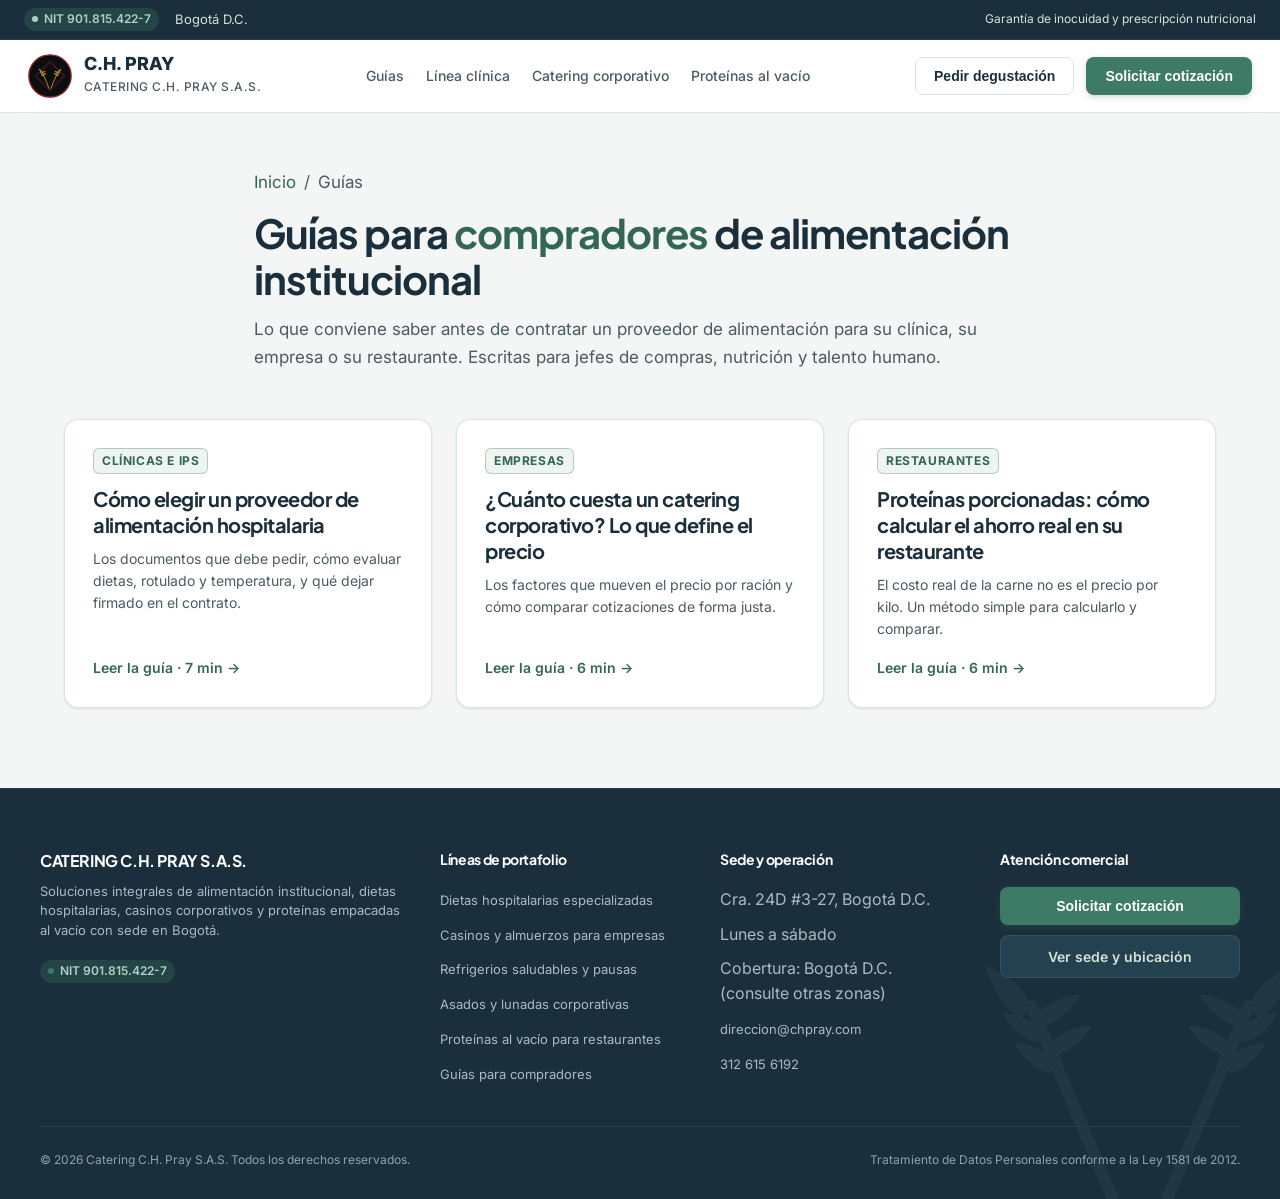
<file: guias/index.html>
<!DOCTYPE html>
<html lang="es">
<head>
  <meta charset="UTF-8">
  <meta name="viewport" content="width=device-width, initial-scale=1.0">
  <title>Guías para compradores de alimentación institucional | C.H. Pray</title>
  <meta name="description" content="Guías prácticas para elegir proveedor de alimentación hospitalaria, comparar cotizaciones de catering corporativo y calcular el ahorro con proteínas porcionadas en Bogotá.">
  <link rel="canonical" href="https://saimonproduce.github.io/propuestachpray/guias/">
  <meta property="og:type" content="website">
  <meta property="og:locale" content="es_CO">
  <meta property="og:site_name" content="Catering C.H. Pray S.A.S.">
  <meta property="og:title" content="Guías para compradores de alimentación institucional | C.H. Pray">
  <meta property="og:description" content="Guías prácticas para elegir proveedor de alimentación hospitalaria, comparar cotizaciones de catering corporativo y calcular el ahorro con proteínas porcionadas en Bogotá.">
  <meta property="og:url" content="https://saimonproduce.github.io/propuestachpray/guias/">
  <meta name="theme-color" content="#1A2F3B">
  <link rel="icon" href="data:image/svg+xml,%3Csvg xmlns='http://www.w3.org/2000/svg' viewBox='0 0 100 100'%3E%3Crect width='100' height='100' rx='20' fill='%231A2F3B'/%3E%3Ctext x='50' y='66' font-size='46' font-family='Arial' font-weight='700' fill='%23F7F9F6' text-anchor='middle'%3ECH%3C/text%3E%3C/svg%3E">
  <link rel="apple-touch-icon" href="../apple-touch-icon.png">
  <script type="application/ld+json">
  {
    "@context": "https://schema.org",
    "@graph": [
      {
        "@type": "CollectionPage",
        "name": "Guías para compradores de alimentación institucional",
        "inLanguage": "es-CO",
        "url": "https://saimonproduce.github.io/propuestachpray/guias/",
        "publisher": {
          "@type": "Organization",
          "name": "Catering C.H. Pray S.A.S.",
          "url": "https://saimonproduce.github.io/propuestachpray/"
        },
        "hasPart": [
          {
            "@type": "Article",
            "headline": "Cómo elegir un proveedor de alimentación hospitalaria",
            "url": "https://saimonproduce.github.io/propuestachpray/guias/proveedor-alimentacion-hospitalaria/"
          },
          {
            "@type": "Article",
            "headline": "¿Cuánto cuesta un catering corporativo? Lo que define el precio",
            "url": "https://saimonproduce.github.io/propuestachpray/guias/costo-catering-corporativo/"
          },
          {
            "@type": "Article",
            "headline": "Proteínas porcionadas: cómo calcular el ahorro real en su restaurante",
            "url": "https://saimonproduce.github.io/propuestachpray/guias/ahorro-proteinas-porcionadas/"
          }
        ]
      },
      {
        "@type": "BreadcrumbList",
        "itemListElement": [
          {
            "@type": "ListItem",
            "position": 1,
            "name": "Inicio",
            "item": "https://saimonproduce.github.io/propuestachpray/"
          },
          {
            "@type": "ListItem",
            "position": 2,
            "name": "Guías",
            "item": "https://saimonproduce.github.io/propuestachpray/guias/"
          }
        ]
      }
    ]
  }
  </script>
  <link rel="preconnect" href="https://fonts.googleapis.com">
  <link rel="preconnect" href="https://fonts.gstatic.com" crossorigin>
  <link href="https://fonts.googleapis.com/css2?family=Plus+Jakarta+Sans:wght@400;500;600;700;800&family=Inter:wght@400;500;600&display=swap" rel="stylesheet">
  <link rel="stylesheet" href="../styles.css?v=40">
</head>
<body class="theme-warm">
  <script>(function(){try{if(matchMedia("(prefers-reduced-motion: reduce)").matches)return;document.documentElement.classList.add("intro-on");var fin=function(){var e=document.getElementById("intro");if(e)e.remove();};document.addEventListener("click",fin,{once:true});setTimeout(fin,900);}catch(e){}})();</script>
  <div class="intro" id="intro" aria-hidden="true">
    <svg class="intro-logo" viewBox="0 0 100 100" fill="none" xmlns="http://www.w3.org/2000/svg">
        <circle class="logo-ring" cx="50" cy="50" r="48" fill="#0C0D0E" stroke="#8B1E1E" stroke-width="3"/>
        <rect class="logo-rombo" x="25" y="25" width="50" height="50" transform="rotate(45 50 50)" stroke="#1F2430" stroke-width="2" fill="none"/>
        <rect class="logo-rombo" x="28" y="28" width="44" height="44" transform="rotate(45 50 50)" stroke="#8B1E1E" stroke-width="1.5" fill="none"/>
        <g class="logo-espiga"><path class="logo-tallo" d="M48 78 L32 40" stroke="#C8963E" stroke-width="2" stroke-linecap="round"/>
        <path class="logo-hoja" style="--i:1" d="M32 40 C30 35 24 33 24 33 C24 33 26 39 30 42 Z" fill="#C8963E"/>
        <path class="logo-hoja" style="--i:2" d="M34 44 C31 41 27 41 27 41 C27 41 29 45 33 46 Z" fill="#C8963E"/>
        <path class="logo-hoja" style="--i:3" d="M36 49 C33 46 29 46 29 46 C29 46 31 50 35 51 Z" fill="#C8963E"/>
        <path class="logo-hoja" style="--i:4" d="M33 41 C36 38 40 38 40 38 C40 38 38 42 34 43 Z" fill="#C8963E"/>
        <path class="logo-hoja" style="--i:5" d="M35 46 C38 43 42 43 42 43 C42 43 40 47 36 48 Z" fill="#C8963E"/>
        <path class="logo-tallo" d="M52 78 L68 40" stroke="#C8963E" stroke-width="2" stroke-linecap="round"/>
        <path class="logo-hoja" style="--i:6" d="M68 40 C70 35 76 33 76 33 C76 33 74 39 70 42 Z" fill="#C8963E"/>
        <path class="logo-hoja" style="--i:7" d="M66 44 C69 41 73 41 73 41 C73 41 71 45 67 46 Z" fill="#C8963E"/>
        <path class="logo-hoja" style="--i:8" d="M64 49 C67 46 71 46 71 46 C71 46 69 50 65 51 Z" fill="#C8963E"/>
        <path class="logo-hoja" style="--i:9" d="M67 41 C64 38 60 38 60 38 C60 38 62 42 66 43 Z" fill="#C8963E"/>
        <path class="logo-hoja" style="--i:10" d="M65 46 C62 43 58 43 58 43 C58 43 60 47 64 48 Z" fill="#C8963E"/>
      </g>
      </svg>
  </div>
  <a class="skip-link" href="#main-content">Saltar al contenido</a>

  <!-- BARRA DE CONFIANZA -->
  <div class="top-bar">
    <div class="top-bar-tags">
      <span class="badge-pill">NIT 901.815.422-7</span>
      <span>Bogotá D.C.</span>
    </div>
    <div style="font-size: 12px;">
      Garantía de inocuidad y prescripción nutricional
    </div>
  </div>

  <!-- HEADER -->
  <header>
    <a href="../" class="brand-wrap" aria-label="C.H. Pray, ir al inicio">
      <svg class="brand-logo-svg" viewBox="0 0 100 100" fill="none" xmlns="http://www.w3.org/2000/svg">
        <circle cx="50" cy="50" r="48" fill="#0C0D0E" stroke="#8B1E1E" stroke-width="3"/>
        <rect x="25" y="25" width="50" height="50" transform="rotate(45 50 50)" stroke="#1F2430" stroke-width="2" fill="none"/>
        <rect x="28" y="28" width="44" height="44" transform="rotate(45 50 50)" stroke="#8B1E1E" stroke-width="1.5" fill="none"/>
        <path d="M48 78 L32 40" stroke="#C8963E" stroke-width="2" stroke-linecap="round"/>
        <path d="M32 40 C30 35 24 33 24 33 C24 33 26 39 30 42 Z" fill="#C8963E"/>
        <path d="M34 44 C31 41 27 41 27 41 C27 41 29 45 33 46 Z" fill="#C8963E"/>
        <path d="M36 49 C33 46 29 46 29 46 C29 46 31 50 35 51 Z" fill="#C8963E"/>
        <path d="M33 41 C36 38 40 38 40 38 C40 38 38 42 34 43 Z" fill="#C8963E"/>
        <path d="M35 46 C38 43 42 43 42 43 C42 43 40 47 36 48 Z" fill="#C8963E"/>
        <path d="M52 78 L68 40" stroke="#C8963E" stroke-width="2" stroke-linecap="round"/>
        <path d="M68 40 C70 35 76 33 76 33 C76 33 74 39 70 42 Z" fill="#C8963E"/>
        <path d="M66 44 C69 41 73 41 73 41 C73 41 71 45 67 46 Z" fill="#C8963E"/>
        <path d="M64 49 C67 46 71 46 71 46 C71 46 69 50 65 51 Z" fill="#C8963E"/>
        <path d="M67 41 C64 38 60 38 60 38 C60 38 62 42 66 43 Z" fill="#C8963E"/>
        <path d="M65 46 C62 43 58 43 58 43 C58 43 60 47 64 48 Z" fill="#C8963E"/>
      </svg>
      <div>
        <span class="brand-title">C.H. PRAY</span>
        <span class="brand-sub">CATERING C.H. PRAY S.A.S.</span>
      </div>
    </a>
    <nav>
      <a href="../guias/">Guías</a>
      <a href="../alimentacion-hospitalaria/">Línea clínica</a>
      <a href="../catering-corporativo/">Catering corporativo</a>
      <a href="../proteinas-al-vacio/">Proteínas al vacío</a>
      <span class="nav-indicator" aria-hidden="true"></span>
    </nav>

    <div class="header-actions">
      <button class="btn btn-secondary" onclick="openQuoteModal('degustacion')">Pedir degustación</button>
      <button class="btn btn-primary" onclick="openQuoteModal('cotizacion')"><span class="hide-narrow">Solicitar cotización</span><span class="show-narrow">Cotizar</span></button>
    </div>
  </header>

  <main id="main-content">
    <section class="guides-hero">
      <p class="breadcrumb">
        <a href="../">Inicio</a><span aria-hidden="true">/</span><span aria-current="page">Guías</span>
      </p>
      <h1>Guías para <span>compradores</span> de alimentación institucional</h1>
      <p>Lo que conviene saber antes de contratar un proveedor de alimentación para su clínica, su empresa o su restaurante. Escritas para jefes de compras, nutrición y talento humano.</p>
    </section>

    <section class="page-section" style="margin-top: 40px;">
      <div class="guide-grid">
        <a class="guide-card" href="proveedor-alimentacion-hospitalaria/">
          <span class="panel-badge">Clínicas e IPS</span>
          <h2>Cómo elegir un proveedor de alimentación hospitalaria</h2>
          <p>Los documentos que debe pedir, cómo evaluar dietas, rotulado y temperatura, y qué dejar firmado en el contrato.</p>
          <span class="guide-more">Leer la guía · 7 min →</span>
        </a>
        <a class="guide-card" href="costo-catering-corporativo/">
          <span class="panel-badge">Empresas</span>
          <h2>¿Cuánto cuesta un catering corporativo? Lo que define el precio</h2>
          <p>Los factores que mueven el precio por ración y cómo comparar cotizaciones de forma justa.</p>
          <span class="guide-more">Leer la guía · 6 min →</span>
        </a>
        <a class="guide-card" href="ahorro-proteinas-porcionadas/">
          <span class="panel-badge">Restaurantes</span>
          <h2>Proteínas porcionadas: cómo calcular el ahorro real en su restaurante</h2>
          <p>El costo real de la carne no es el precio por kilo. Un método simple para calcularlo y comparar.</p>
          <span class="guide-more">Leer la guía · 6 min →</span>
        </a>
      </div>
    </section>
  </main>

  <!-- MODAL DE COTIZACIÓN EN 3 PASOS -->
  <a class="wa-float" id="waFloat" href="https://wa.me/573126156192?text=Hola%2C%20quisiera%20informaci%C3%B3n%20sobre%20sus%20servicios%20de%20alimentaci%C3%B3n." target="_blank" rel="noopener" aria-label="Escríbanos por WhatsApp">
    <span class="wa-float-icon"><svg viewBox="0 0 24 24" fill="currentColor" aria-hidden="true"><path d="M17.472 14.382c-.297-.149-1.758-.867-2.03-.967-.273-.099-.471-.148-.67.15-.197.297-.767.966-.94 1.164-.173.199-.347.223-.644.075-.297-.15-1.255-.463-2.39-1.475-.883-.788-1.48-1.761-1.653-2.059-.173-.297-.018-.458.13-.606.134-.133.298-.347.446-.52.149-.174.198-.298.298-.497.099-.198.05-.371-.025-.52-.075-.149-.669-1.612-.916-2.207-.242-.579-.487-.5-.669-.51-.173-.008-.371-.01-.57-.01-.198 0-.52.074-.792.372-.272.297-1.04 1.016-1.04 2.479 0 1.462 1.065 2.875 1.213 3.074.149.198 2.096 3.2 5.077 4.487.709.306 1.262.489 1.694.625.712.227 1.36.195 1.871.118.571-.085 1.758-.719 2.006-1.413.248-.694.248-1.289.173-1.413-.074-.124-.272-.198-.57-.347m-5.421 7.403h-.004a9.87 9.87 0 01-5.031-1.378l-.361-.214-3.741.982.998-3.648-.235-.374a9.86 9.86 0 01-1.51-5.26c.001-5.45 4.436-9.884 9.888-9.884 2.64 0 5.122 1.03 6.988 2.898a9.825 9.825 0 012.893 6.994c-.003 5.45-4.437 9.884-9.885 9.884m8.413-18.297A11.815 11.815 0 0012.05 0C5.495 0 .16 5.335.157 11.892c0 2.096.547 4.142 1.588 5.945L.057 24l6.305-1.654a11.882 11.882 0 005.683 1.448h.005c6.554 0 11.89-5.335 11.893-11.893a11.821 11.821 0 00-3.48-8.413Z"/></svg></span>
    <span class="wa-float-text">
      <span class="wa-float-kicker">WhatsApp</span>
      <span class="wa-float-label">Escríbanos ahora</span>
    </span>
    <svg class="wa-float-arrow" viewBox="0 0 16 16" fill="none" stroke="currentColor" stroke-width="2" stroke-linecap="round" stroke-linejoin="round" aria-hidden="true"><path d="M3 8h10M9 4l4 4-4 4"/></svg>
  </a>

  <!-- FOOTER -->
  <footer>
    <div class="footer-grid">
      <div class="footer-col">
        <h5 style="color: #FFFFFF; font-size: 16px; margin-bottom: 8px;">CATERING C.H. PRAY S.A.S.</h5>
        <p style="font-size: 13px; color: #A9BBC2; margin-bottom: 16px; line-height: 1.5;">
          Soluciones integrales de alimentación institucional, dietas hospitalarias, casinos corporativos y proteínas empacadas al vacío con sede en Bogotá.
        </p>
        <span class="badge-pill" style="background: rgba(62, 123, 102, 0.28); color: #A9D4C2;">
          NIT 901.815.422-7
        </span>
      </div>

      <div class="footer-col">
        <h5>Líneas de portafolio</h5>
        <ul class="footer-links">
          <li><a href="../alimentacion-hospitalaria/">Dietas hospitalarias especializadas</a></li>
          <li><a href="../catering-corporativo/">Casinos y almuerzos para empresas</a></li>
          <li><a href="../catering-corporativo/">Refrigerios saludables y pausas</a></li>
          <li><a href="../asados-corporativos/">Asados y lunadas corporativas</a></li>
          <li><a href="../proteinas-al-vacio/">Proteínas al vacío para restaurantes</a></li>
          <li><a href="../guias/">Guías para compradores</a></li>
        </ul>
      </div>

      <div class="footer-col">
        <h5>Sede y operación</h5>
        <ul class="footer-links">
          <li>Cra. 24D #3-27, Bogotá D.C.</li>
          <li>Lunes a sábado</li>
          <li>Cobertura: Bogotá D.C. (consulte otras zonas)</li>
          <li><a href="mailto:direccion@chpray.com">direccion@chpray.com</a></li>
          <li><a href="tel:+573126156192">312 615 6192</a></li>
        </ul>
      </div>

      <div class="footer-col">
        <h5>Atención comercial</h5>
        <button class="btn btn-primary" style="width: 100%; margin-bottom: 10px;" onclick="openQuoteModal('cotizacion')">
          Solicitar cotización
        </button>
        <a href="../#contacto" class="btn btn-secondary" style="width: 100%; border-color: #35505E; color: #D5E2DA; background: var(--navy-soft);">
          Ver sede y ubicación
        </a>
      </div>
    </div>

    <div class="footer-bottom">
      <div>© 2026 Catering C.H. Pray S.A.S. Todos los derechos reservados.</div>
      <div>Tratamiento de Datos Personales conforme a la Ley 1581 de 2012.</div>
    </div>
  </footer>

  <script src="../app.js?v=18"></script>
</body>
</html>
</file>
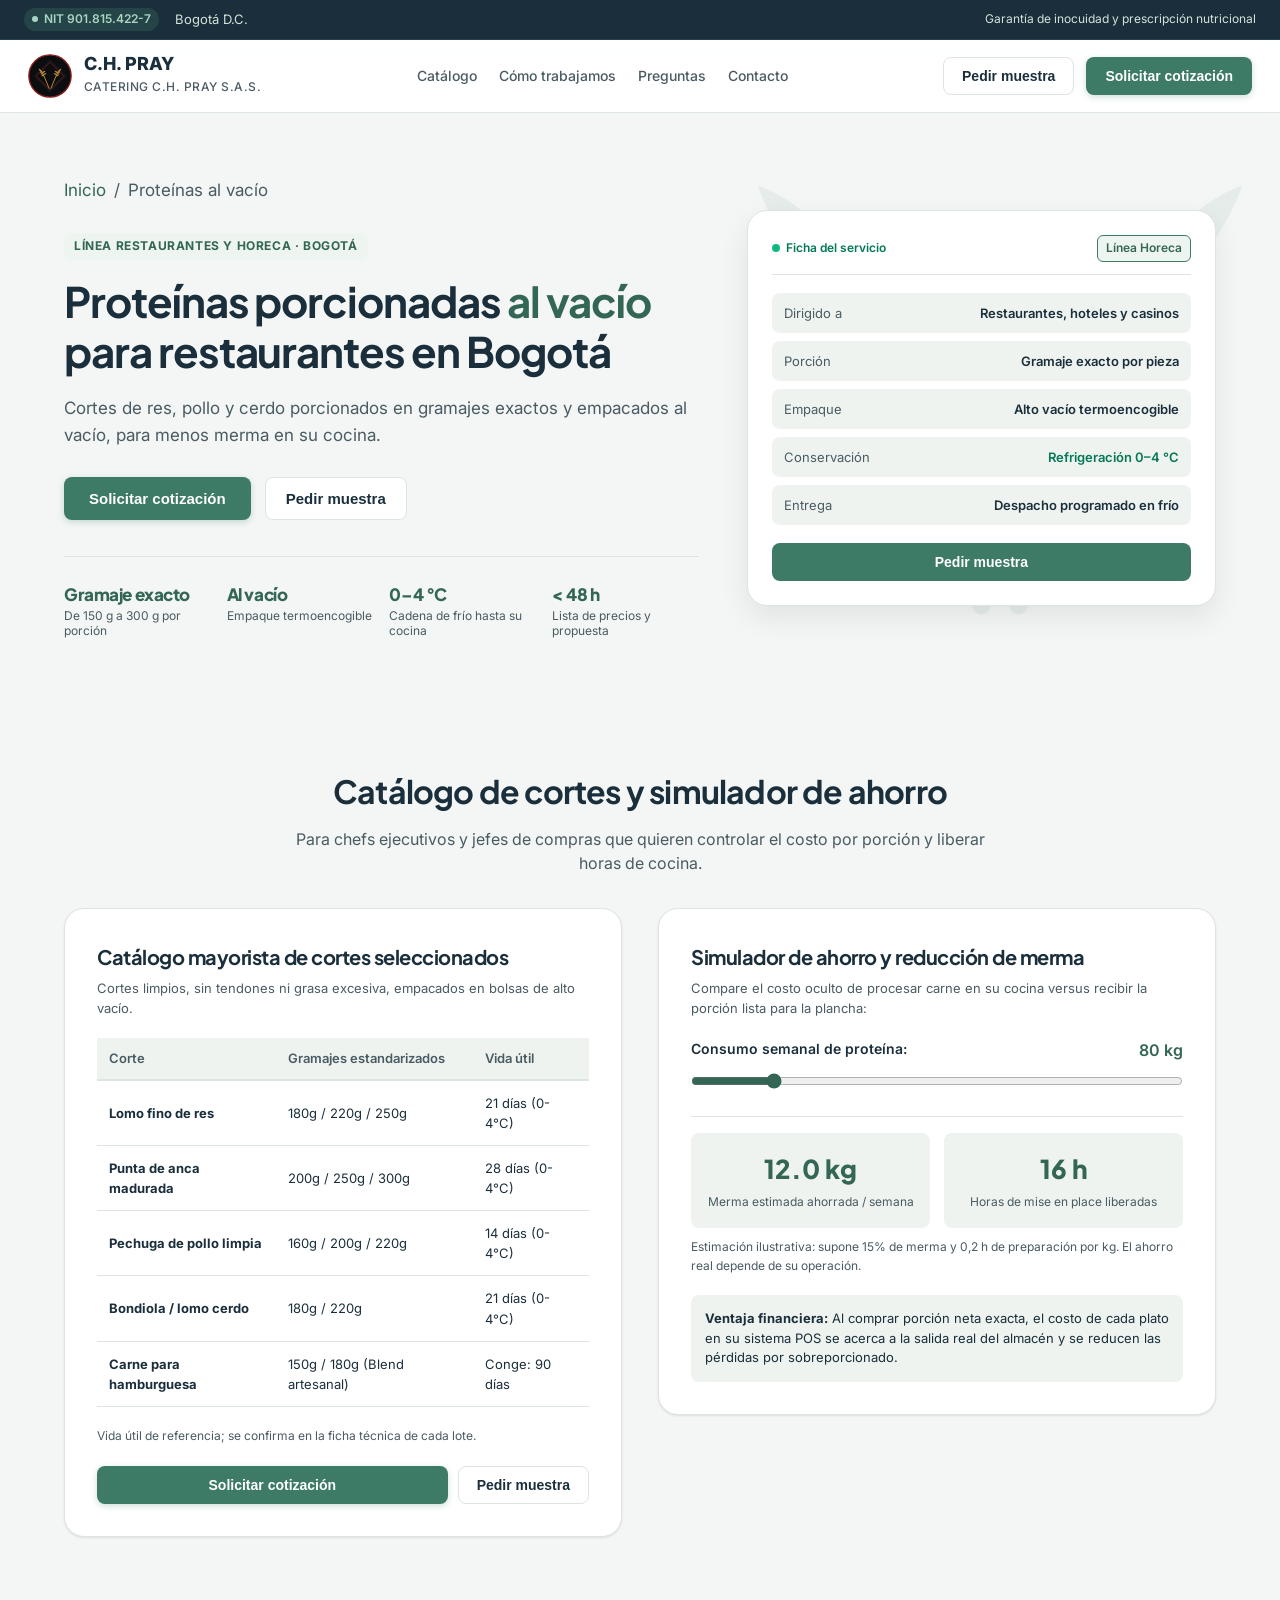
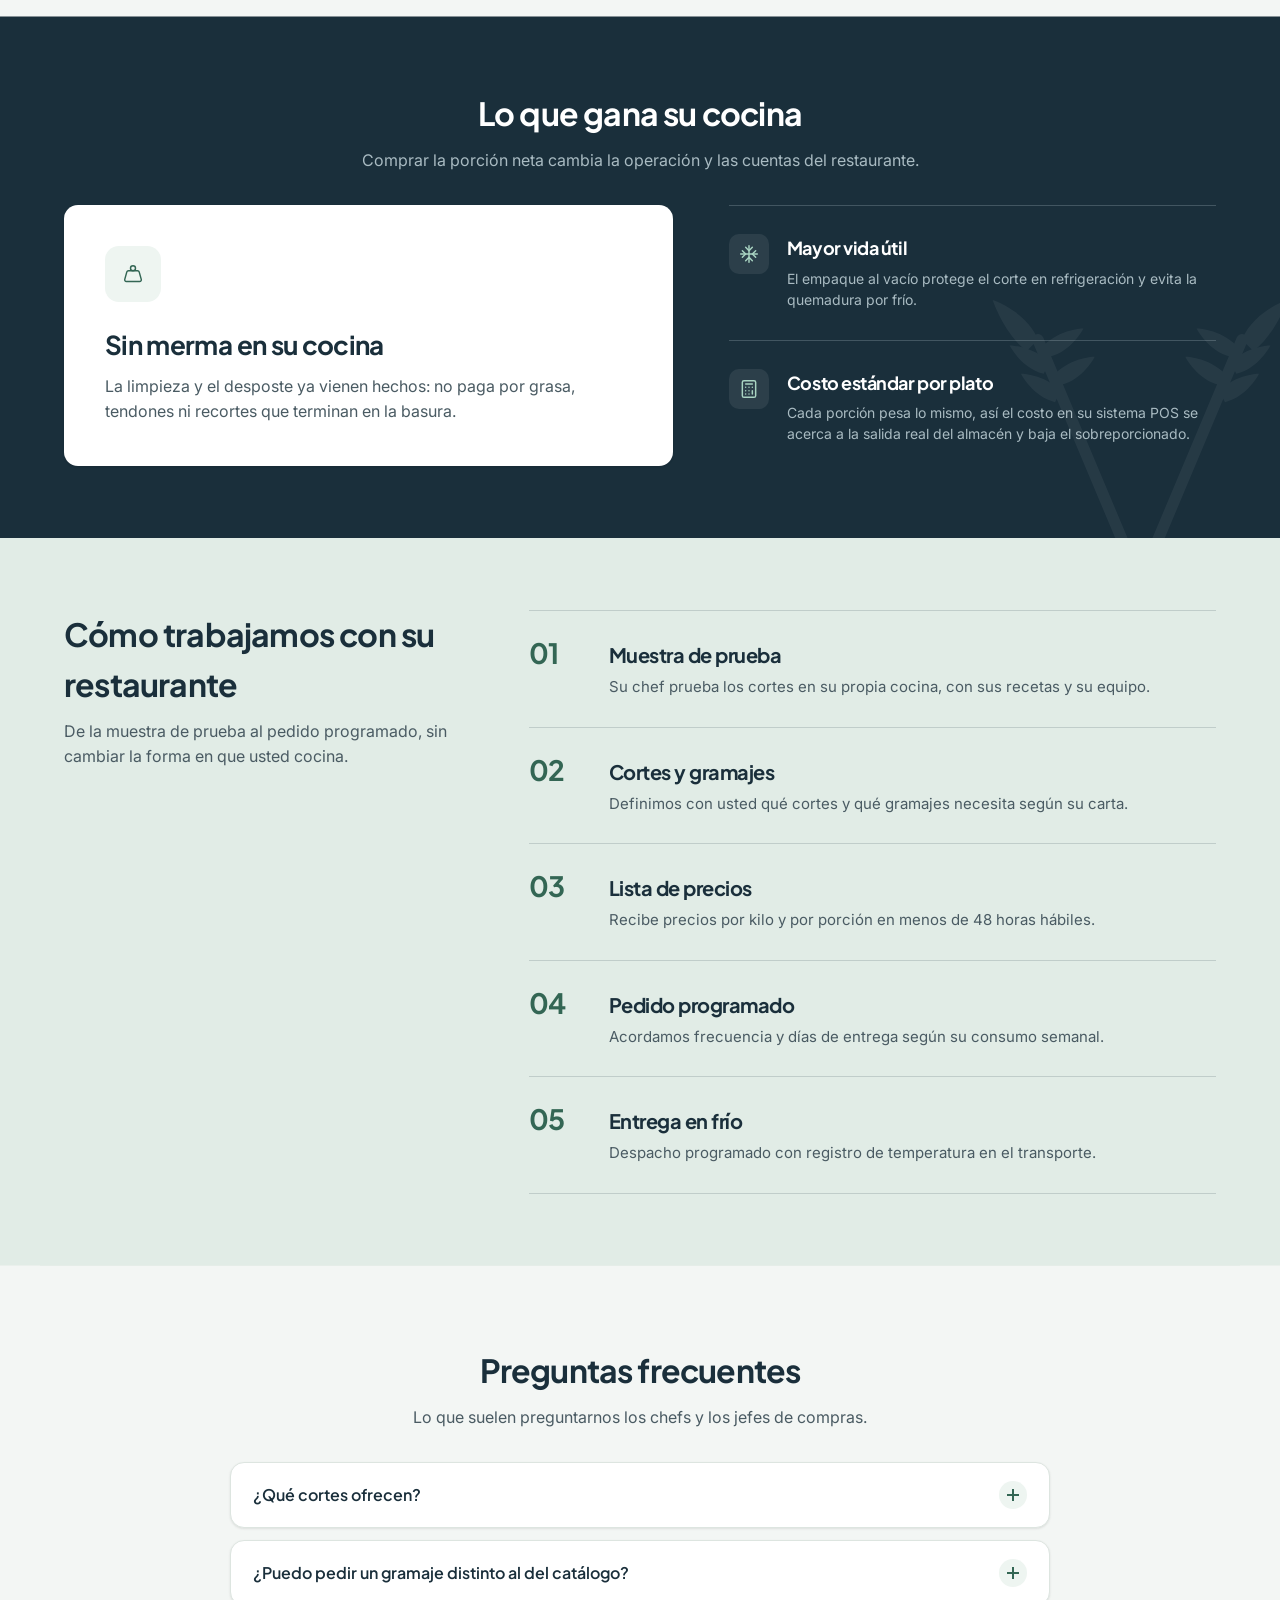
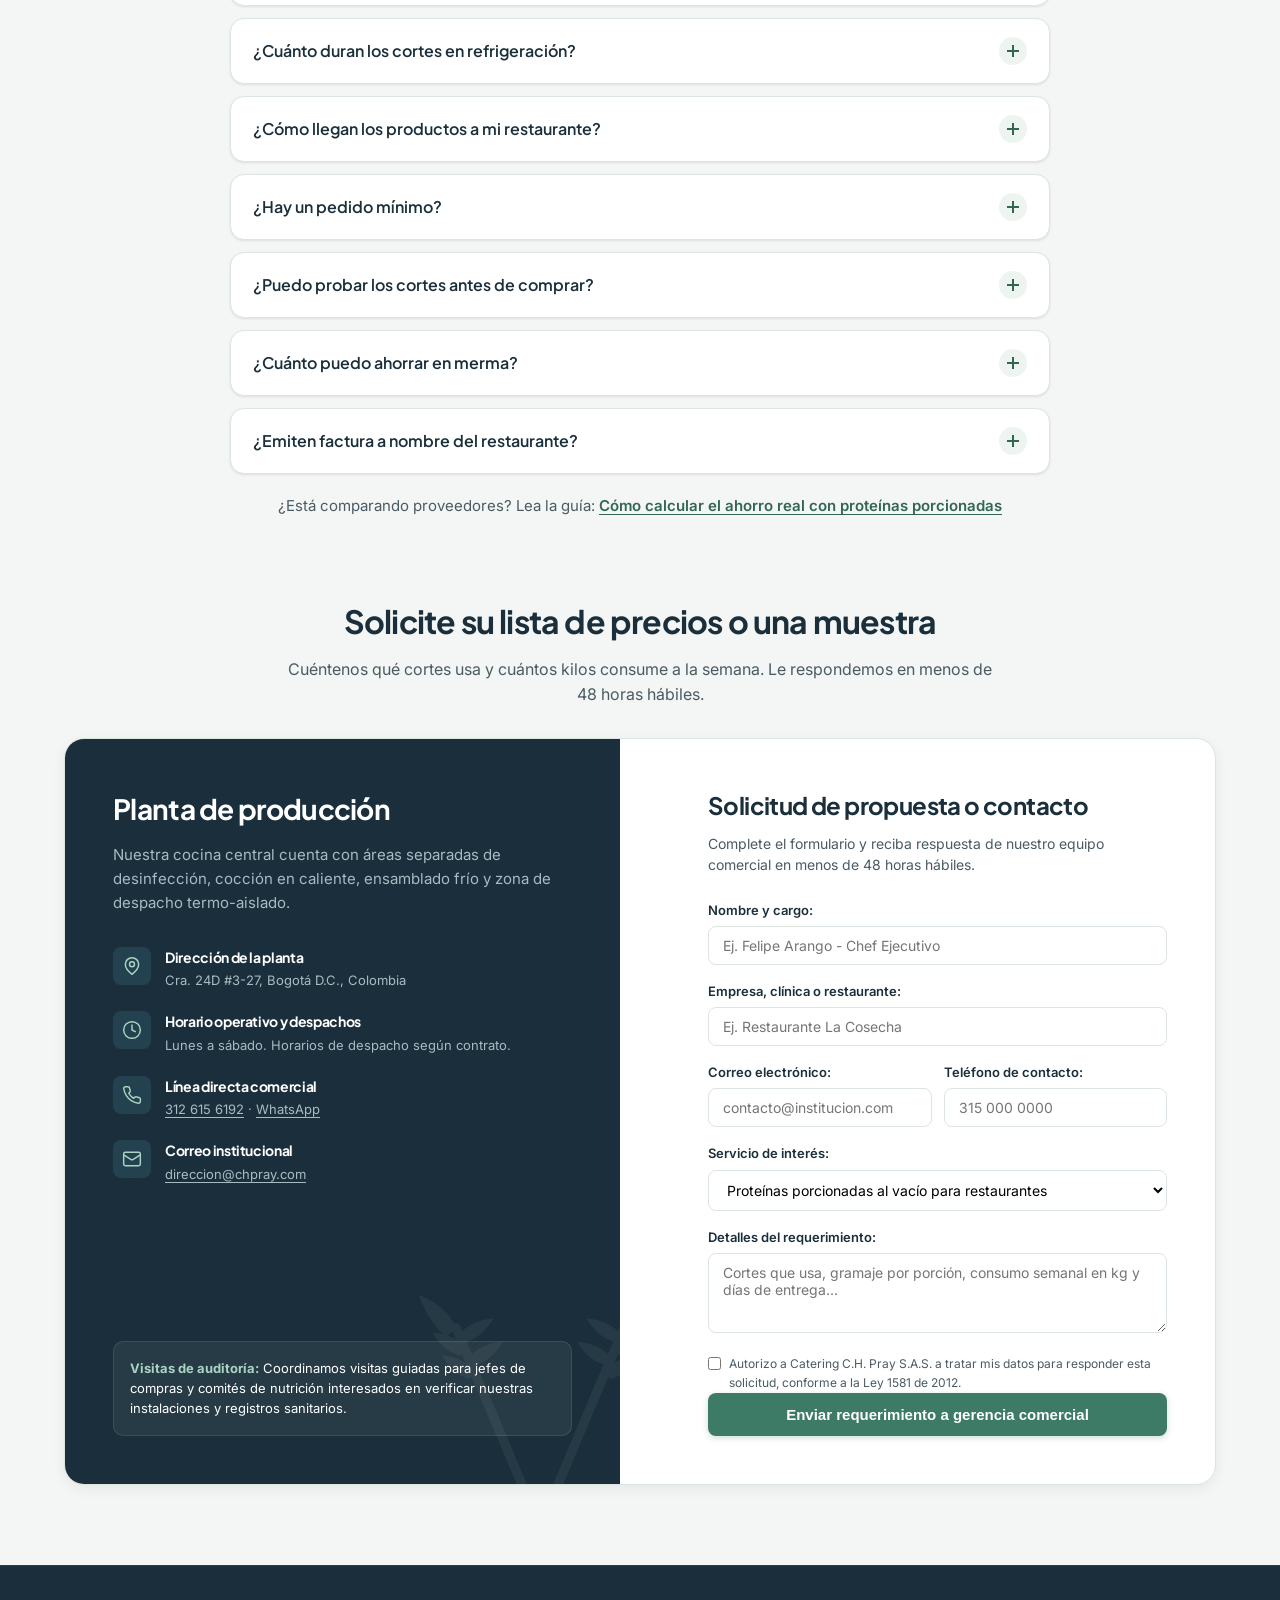
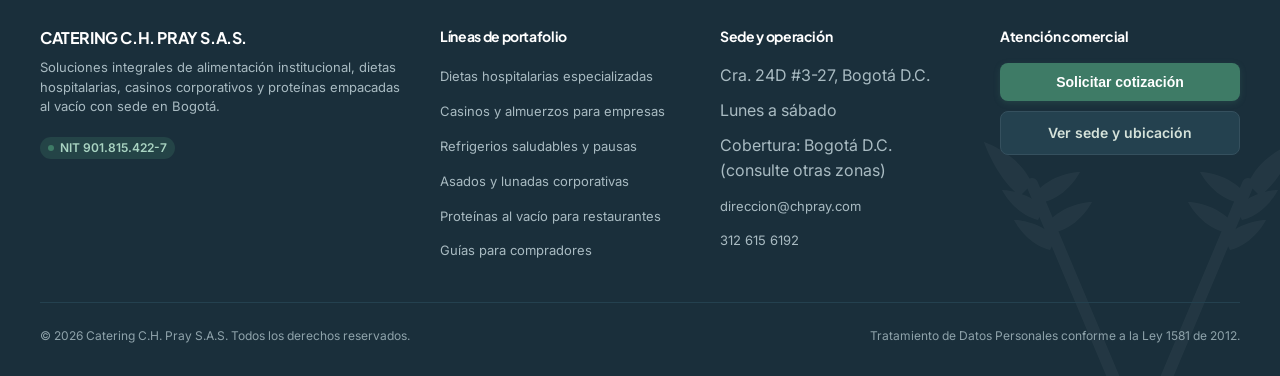
<file: proteinas-al-vacio/index.html>
<!DOCTYPE html>
<html lang="es">
<head>
  <meta charset="UTF-8">
  <meta name="viewport" content="width=device-width, initial-scale=1.0">
  <title>Proteínas porcionadas al vacío para restaurantes en Bogotá | C.H. Pray</title>
  <meta name="description" content="Cortes de res, pollo y cerdo porcionados en gramajes exactos y empacados al vacío para restaurantes, hoteles y casinos en Bogotá. Menos merma, menos mise en place y costo por plato controlado. Pida su muestra.">
  <link rel="canonical" href="https://saimonproduce.github.io/propuestachpray/proteinas-al-vacio/">
  <meta property="og:type" content="website">
  <meta property="og:locale" content="es_CO">
  <meta property="og:site_name" content="Catering C.H. Pray S.A.S.">
  <meta property="og:title" content="Proteínas porcionadas al vacío para restaurantes en Bogotá | C.H. Pray">
  <meta property="og:description" content="Cortes porcionados en gramajes exactos y empacados al vacío para restaurantes en Bogotá.">
  <meta property="og:url" content="https://saimonproduce.github.io/propuestachpray/proteinas-al-vacio/">
  <meta name="theme-color" content="#1A2F3B">
  <link rel="icon" href="data:image/svg+xml,%3Csvg xmlns='http://www.w3.org/2000/svg' viewBox='0 0 100 100'%3E%3Crect width='100' height='100' rx='20' fill='%231A2F3B'/%3E%3Ctext x='50' y='66' font-size='46' font-family='Arial' font-weight='700' fill='%23F7F9F6' text-anchor='middle'%3ECH%3C/text%3E%3C/svg%3E">
  <link rel="apple-touch-icon" href="../apple-touch-icon.png">
  <script type="application/ld+json">
  {
    "@context": "https://schema.org",
    "@graph": [
      {
        "@type": "Service",
        "name": "Proteínas porcionadas al vacío para restaurantes",
        "serviceType": "Suministro de proteínas porcionadas",
        "description": "Cortes de res, pollo y cerdo porcionados en gramajes exactos y empacados al vacío para restaurantes, hoteles y casinos en Bogotá.",
        "areaServed": "Bogotá D.C.",
        "audience": { "@type": "Audience", "audienceType": "Restaurantes, hoteles y casinos" },
        "provider": {
          "@type": "FoodEstablishment",
          "name": "Catering C.H. Pray S.A.S.",
          "telephone": "+57 312 615 6192",
          "taxID": "901.815.422-7",
          "address": { "@type": "PostalAddress", "streetAddress": "Cra. 24D #3-27", "addressLocality": "Bogotá", "addressCountry": "CO" }
        }
      },
      {
        "@type": "BreadcrumbList",
        "itemListElement": [
          { "@type": "ListItem", "position": 1, "name": "Inicio", "item": "https://saimonproduce.github.io/propuestachpray/" },
          { "@type": "ListItem", "position": 2, "name": "Proteínas al vacío", "item": "https://saimonproduce.github.io/propuestachpray/proteinas-al-vacio/" }
        ]
      },
      {
        "@type": "FAQPage",
        "mainEntity": [
          {
            "@type": "Question",
            "name": "¿Qué cortes ofrecen?",
            "acceptedAnswer": {
              "@type": "Answer",
              "text": "Lomo fino de res, punta de anca madurada, pechuga de pollo limpia, bondiola o lomo de cerdo y carne para hamburguesa (blend artesanal). Los gramajes de cada corte están en el catálogo de esta página."
            }
          },
          {
            "@type": "Question",
            "name": "¿Puedo pedir un gramaje distinto al del catálogo?",
            "acceptedAnswer": {
              "@type": "Answer",
              "text": "Trabajamos con gramajes estandarizados por corte. Si su carta necesita otro, cuéntenos y lo revisamos con usted al preparar la lista de precios."
            }
          },
          {
            "@type": "Question",
            "name": "¿Cuánto duran los cortes en refrigeración?",
            "acceptedAnswer": {
              "@type": "Answer",
              "text": "Como referencia, entre 14 y 28 días a 0–4 °C según el corte, y 90 días congelada la carne para hamburguesa. La vida útil exacta se confirma en la ficha técnica de cada lote."
            }
          },
          {
            "@type": "Question",
            "name": "¿Cómo llegan los productos a mi restaurante?",
            "acceptedAnswer": {
              "@type": "Answer",
              "text": "Empacados al vacío y en despacho programado con registro de temperatura durante el transporte."
            }
          },
          {
            "@type": "Question",
            "name": "¿Hay un pedido mínimo?",
            "acceptedAnswer": {
              "@type": "Answer",
              "text": "Cuéntenos su consumo semanal y le confirmamos en la propuesta las condiciones y la frecuencia de entrega para su volumen."
            }
          },
          {
            "@type": "Question",
            "name": "¿Puedo probar los cortes antes de comprar?",
            "acceptedAnswer": {
              "@type": "Answer",
              "text": "Sí. Pida una muestra de prueba para que su chef la trabaje en su propia cocina."
            }
          },
          {
            "@type": "Question",
            "name": "¿Cuánto puedo ahorrar en merma?",
            "acceptedAnswer": {
              "@type": "Answer",
              "text": "Depende de su operación. El simulador de esta página usa una referencia ilustrativa de 15 % de merma y 0,2 horas de preparación por kilo; con sus datos reales le mostramos el cálculo en la propuesta."
            }
          },
          {
            "@type": "Question",
            "name": "¿Emiten factura a nombre del restaurante?",
            "acceptedAnswer": {
              "@type": "Answer",
              "text": "Sí. Facturamos como Catering C.H. Pray S.A.S. (NIT 901.815.422-7), con facturación electrónica."
            }
          }
        ]
      }
    ]
  }
  </script>
  <link rel="preconnect" href="https://fonts.googleapis.com">
  <link rel="preconnect" href="https://fonts.gstatic.com" crossorigin>
  <link href="https://fonts.googleapis.com/css2?family=Plus+Jakarta+Sans:wght@400;500;600;700;800&family=Inter:wght@400;500;600&display=swap" rel="stylesheet">
  <link rel="stylesheet" href="../styles.css?v=40">
</head>
<body class="theme-warm" data-service="Proteínas">
  <script>(function(){try{if(matchMedia("(prefers-reduced-motion: reduce)").matches)return;document.documentElement.classList.add("intro-on");var fin=function(){var e=document.getElementById("intro");if(e)e.remove();};document.addEventListener("click",fin,{once:true});setTimeout(fin,900);}catch(e){}})();</script>
  <div class="intro" id="intro" aria-hidden="true">
    <svg class="intro-logo" viewBox="0 0 100 100" fill="none" xmlns="http://www.w3.org/2000/svg">
        <circle class="logo-ring" cx="50" cy="50" r="48" fill="#0C0D0E" stroke="#8B1E1E" stroke-width="3"/>
        <rect class="logo-rombo" x="25" y="25" width="50" height="50" transform="rotate(45 50 50)" stroke="#1F2430" stroke-width="2" fill="none"/>
        <rect class="logo-rombo" x="28" y="28" width="44" height="44" transform="rotate(45 50 50)" stroke="#8B1E1E" stroke-width="1.5" fill="none"/>
        <g class="logo-espiga"><path class="logo-tallo" d="M48 78 L32 40" stroke="#C8963E" stroke-width="2" stroke-linecap="round"/>
        <path class="logo-hoja" style="--i:1" d="M32 40 C30 35 24 33 24 33 C24 33 26 39 30 42 Z" fill="#C8963E"/>
        <path class="logo-hoja" style="--i:2" d="M34 44 C31 41 27 41 27 41 C27 41 29 45 33 46 Z" fill="#C8963E"/>
        <path class="logo-hoja" style="--i:3" d="M36 49 C33 46 29 46 29 46 C29 46 31 50 35 51 Z" fill="#C8963E"/>
        <path class="logo-hoja" style="--i:4" d="M33 41 C36 38 40 38 40 38 C40 38 38 42 34 43 Z" fill="#C8963E"/>
        <path class="logo-hoja" style="--i:5" d="M35 46 C38 43 42 43 42 43 C42 43 40 47 36 48 Z" fill="#C8963E"/>
        <path class="logo-tallo" d="M52 78 L68 40" stroke="#C8963E" stroke-width="2" stroke-linecap="round"/>
        <path class="logo-hoja" style="--i:6" d="M68 40 C70 35 76 33 76 33 C76 33 74 39 70 42 Z" fill="#C8963E"/>
        <path class="logo-hoja" style="--i:7" d="M66 44 C69 41 73 41 73 41 C73 41 71 45 67 46 Z" fill="#C8963E"/>
        <path class="logo-hoja" style="--i:8" d="M64 49 C67 46 71 46 71 46 C71 46 69 50 65 51 Z" fill="#C8963E"/>
        <path class="logo-hoja" style="--i:9" d="M67 41 C64 38 60 38 60 38 C60 38 62 42 66 43 Z" fill="#C8963E"/>
        <path class="logo-hoja" style="--i:10" d="M65 46 C62 43 58 43 58 43 C58 43 60 47 64 48 Z" fill="#C8963E"/>
      </g>
      </svg>
  </div>
  <a class="skip-link" href="#main-content">Saltar al contenido</a>

  <!-- BARRA DE CONFIANZA -->
  <div class="top-bar">
    <div class="top-bar-tags">
      <span class="badge-pill">NIT 901.815.422-7</span>
      <span>Bogotá D.C.</span>
    </div>
    <div style="font-size: 12px;">
      Garantía de inocuidad y prescripción nutricional
    </div>
  </div>

  <!-- HEADER -->
  <header>
    <a href="../" class="brand-wrap" aria-label="C.H. Pray, ir al inicio">
      <svg class="brand-logo-svg" viewBox="0 0 100 100" fill="none" xmlns="http://www.w3.org/2000/svg">
        <circle cx="50" cy="50" r="48" fill="#0C0D0E" stroke="#8B1E1E" stroke-width="3"/>
        <rect x="25" y="25" width="50" height="50" transform="rotate(45 50 50)" stroke="#1F2430" stroke-width="2" fill="none"/>
        <rect x="28" y="28" width="44" height="44" transform="rotate(45 50 50)" stroke="#8B1E1E" stroke-width="1.5" fill="none"/>
        <path d="M48 78 L32 40" stroke="#C8963E" stroke-width="2" stroke-linecap="round"/>
        <path d="M32 40 C30 35 24 33 24 33 C24 33 26 39 30 42 Z" fill="#C8963E"/>
        <path d="M34 44 C31 41 27 41 27 41 C27 41 29 45 33 46 Z" fill="#C8963E"/>
        <path d="M36 49 C33 46 29 46 29 46 C29 46 31 50 35 51 Z" fill="#C8963E"/>
        <path d="M33 41 C36 38 40 38 40 38 C40 38 38 42 34 43 Z" fill="#C8963E"/>
        <path d="M35 46 C38 43 42 43 42 43 C42 43 40 47 36 48 Z" fill="#C8963E"/>
        <path d="M52 78 L68 40" stroke="#C8963E" stroke-width="2" stroke-linecap="round"/>
        <path d="M68 40 C70 35 76 33 76 33 C76 33 74 39 70 42 Z" fill="#C8963E"/>
        <path d="M66 44 C69 41 73 41 73 41 C73 41 71 45 67 46 Z" fill="#C8963E"/>
        <path d="M64 49 C67 46 71 46 71 46 C71 46 69 50 65 51 Z" fill="#C8963E"/>
        <path d="M67 41 C64 38 60 38 60 38 C60 38 62 42 66 43 Z" fill="#C8963E"/>
        <path d="M65 46 C62 43 58 43 58 43 C58 43 60 47 64 48 Z" fill="#C8963E"/>
      </svg>
      <div>
        <span class="brand-title">C.H. PRAY</span>
        <span class="brand-sub">CATERING C.H. PRAY S.A.S.</span>
      </div>
    </a>
    <nav>
      <a href="#catalogo">Catálogo</a>
      <a href="#proceso">Cómo trabajamos</a>
      <a href="#preguntas">Preguntas</a>
      <a href="#contacto">Contacto</a>
      <span class="nav-indicator" aria-hidden="true"></span>
    </nav>

    <div class="header-actions">
      <button class="btn btn-secondary" onclick="openQuoteModal('muestra_carne')">Pedir muestra</button>
      <button class="btn btn-primary" onclick="openQuoteModal('vacio')"><span class="hide-narrow">Solicitar cotización</span><span class="show-narrow">Cotizar</span></button>
    </div>
  </header>

  <main id="main-content">
    <!-- HERO -->
    <section class="hero">
      <div>
        <p class="breadcrumb">
          <a href="../">Inicio</a><span aria-hidden="true">/</span><span aria-current="page">Proteínas al vacío</span>
        </p>
        <div class="hero-tagline">Línea restaurantes y Horeca · Bogotá</div>
        <h1>Proteínas porcionadas <span>al vacío</span> para restaurantes en Bogotá</h1>
        <p>
          Cortes de res, pollo y cerdo porcionados en gramajes exactos y empacados al vacío, para menos merma en su cocina.
        </p>

        <div class="hero-ctas">
          <button class="btn btn-primary" style="padding: 12px 24px; font-size: 15px;" onclick="openQuoteModal('vacio')">
            Solicitar cotización
          </button>
          <button class="btn btn-secondary" style="padding: 12px 20px; font-size: 15px;" onclick="openQuoteModal('muestra_carne')">
            Pedir muestra
          </button>
        </div>

        <div class="trust-strip">
          <div class="trust-item">
            <h4>Gramaje exacto</h4>
            <p>De 150 g a 300 g por porción</p>
          </div>
          <div class="trust-item">
            <h4>Al vacío</h4>
            <p>Empaque termoencogible</p>
          </div>
          <div class="trust-item">
            <h4>0–4 °C</h4>
            <p>Cadena de frío hasta su cocina</p>
          </div>
          <div class="trust-item">
            <h4>&lt; 48&nbsp;h</h4>
            <p>Lista de precios y propuesta</p>
          </div>
        </div>
      </div>

      <div class="hero-card">
        <div class="hero-card-header">
          <span class="dot-badge">Ficha del servicio</span>
          <span class="badge-gold-outline">Línea Horeca</span>
        </div>
        <div class="info-row">
          <span>Dirigido a</span>
          <span>Restaurantes, hoteles y casinos</span>
        </div>
        <div class="info-row">
          <span>Porción</span>
          <span>Gramaje exacto por pieza</span>
        </div>
        <div class="info-row">
          <span>Empaque</span>
          <span>Alto vacío termoencogible</span>
        </div>
        <div class="info-row">
          <span>Conservación</span>
          <span style="color: #047857;">Refrigeración 0–4 °C</span>
        </div>
        <div class="info-row">
          <span>Entrega</span>
          <span>Despacho programado en frío</span>
        </div>
        <button class="btn btn-gold" style="width: 100%; margin-top: 10px;" onclick="openQuoteModal('muestra_carne')">
          Pedir muestra
        </button>
      </div>
    </section>

    <!-- CATÁLOGO Y SIMULADOR -->
    <section class="page-section" id="catalogo">
      <div class="section-title-wrap">
        <h2>Catálogo de cortes y simulador de ahorro</h2>
        <p>Para chefs ejecutivos y jefes de compras que quieren controlar el costo por porción y liberar horas de cocina.</p>
      </div>

      <div class="proteins-grid" style="margin-top: 0;">
        <!-- Catálogo de Cortes -->
        <div class="catalog-card">
          <h3 style="font-size: 20px; margin-bottom: 6px;">Catálogo mayorista de cortes seleccionados</h3>
          <p style="font-size: 13px; color: var(--text-muted); margin-bottom: 16px;">
            Cortes limpios, sin tendones ni grasa excesiva, empacados en bolsas de alto vacío. <!-- TODO: confirmar con documento de la empresa (Fase 0) -->
          </p>

          <table class="catalog-table">
            <thead>
              <tr>
                <th>Corte</th>
                <th>Gramajes estandarizados</th>
                <th>Vida útil</th>
              </tr>
            </thead>
            <tbody>
              <tr>
                <td><strong>Lomo fino de res</strong></td>
                <td>180g / 220g / 250g</td>
                <td>21 días (0-4°C)</td>
              </tr>
              <tr>
                <td><strong>Punta de anca madurada</strong></td>
                <td>200g / 250g / 300g</td>
                <td>28 días (0-4°C)</td>
              </tr>
              <tr>
                <td><strong>Pechuga de pollo limpia</strong></td>
                <td>160g / 200g / 220g</td>
                <td>14 días (0-4°C)</td>
              </tr>
              <tr>
                <td><strong>Bondiola / lomo cerdo</strong></td>
                <td>180g / 220g</td>
                <td>21 días (0-4°C)</td>
              </tr>
              <tr>
                <td><strong>Carne para hamburguesa</strong></td>
                <td>150g / 180g (Blend artesanal)</td>
                <td>Conge: 90 días</td>
              </tr>
            </tbody>
          </table>
          <p style="font-size: 12px; color: var(--text-muted); margin-top: 8px;">Vida útil de referencia; se confirma en la ficha técnica de cada lote.</p> <!-- TODO: confirmar con documento de la empresa (Fase 0) -->

          <div style="display: flex; gap: 10px; margin-top: 20px;">
            <button class="btn btn-primary" style="flex: 1;" onclick="openQuoteModal('vacío')">Solicitar cotización</button>
            <button class="btn btn-secondary" onclick="openQuoteModal('muestra_carne')">Pedir muestra</button>
          </div>
        </div>

        <!-- Calculadora de Rendimiento y Ahorro -->
        <div class="calc-box">
          <h3 style="font-size: 20px; margin-bottom: 6px;">Simulador de ahorro y reducción de merma</h3>
          <p style="font-size: 13px; color: var(--text-muted); margin-bottom: 20px;">
            Compare el costo oculto de procesar carne en su cocina versus recibir la porción lista para la plancha:
          </p>

          <div class="calc-slider-wrap">
            <label for="kgSlider">
              <span>Consumo semanal de proteína:</span>
              <span id="kgLabel" style="color: var(--primary-text); font-size: 16px;">80 kg</span>
            </label>
            <input type="range" min="20" max="400" step="10" value="80" class="calc-slider" id="kgSlider" oninput="calculateSavings(this.value)">
          </div>

          <div class="calc-results">
            <div class="calc-metric">
              <div class="calc-metric-num" id="mermaKg">12.0 kg</div>
              <div class="calc-metric-lbl">Merma estimada ahorrada / semana</div>
            </div>
            <div class="calc-metric">
              <div class="calc-metric-num" id="horasAhorro">16 h</div>
              <div class="calc-metric-lbl">Horas de mise en place liberadas</div>
            </div>
          </div>
          <p style="font-size: 12px; color: var(--text-muted); margin-top: 10px;">Estimación ilustrativa: supone 15% de merma y 0,2 h de preparación por kg. El ahorro real depende de su operación.</p>

          <div style="margin-top: 20px; padding: 14px; background: var(--surface-subtle); border-radius: 8px; font-size: 13px; line-height: 1.5;">
            <strong>Ventaja financiera:</strong> Al comprar porción neta exacta, el costo de cada plato en su sistema POS se acerca a la salida real del almacén y se reducen las pérdidas por sobreporcionado.
          </div>
        </div>
      </div>
    </section>

    <!-- BENEFICIOS -->
    <section class="page-section band-navy" id="beneficios">
      <div class="section-title-wrap">
        <h2>Lo que gana su cocina</h2>
        <p>Comprar la porción neta cambia la operación y las cuentas del restaurante.</p>
      </div>

      <div class="matrix-grid matrix-grid--feature">
        <div class="matrix-card">
          <div class="matrix-icon"><svg viewBox="0 0 24 24" aria-hidden="true" focusable="false"><circle cx="12" cy="5" r="3"/><path d="M6.5 8a2 2 0 0 0-1.905 1.46L2.1 18.5A2 2 0 0 0 4 21h16a2 2 0 0 0 1.925-2.54L19.4 9.5A2 2 0 0 0 17.48 8Z"/></svg></div>
          <h3>Sin merma en su cocina</h3>
          <p>La limpieza y el desposte ya vienen hechos: no paga por grasa, tendones ni recortes que terminan en la basura.</p>
        </div>
        <div class="matrix-card">
          <div class="matrix-icon"><svg viewBox="0 0 24 24" aria-hidden="true" focusable="false"><path d="M2 12h20"/><path d="M12 2v20"/><path d="m20 16-4-4 4-4"/><path d="m4 8 4 4-4 4"/><path d="m16 4-4 4-4-4"/><path d="m8 20 4-4 4 4"/></svg></div>
          <h3>Mayor vida útil</h3>
          <p>El empaque al vacío protege el corte en refrigeración y evita la quemadura por frío.</p>
        </div>
        <div class="matrix-card">
          <div class="matrix-icon"><svg viewBox="0 0 24 24" aria-hidden="true" focusable="false"><rect width="16" height="20" x="4" y="2" rx="2"/><path d="M8 6h8"/><path d="M16 14v4"/><path d="M16 10h.01"/><path d="M12 10h.01"/><path d="M8 10h.01"/><path d="M12 14h.01"/><path d="M8 14h.01"/><path d="M12 18h.01"/><path d="M8 18h.01"/></svg></div>
          <h3>Costo estándar por plato</h3>
          <p>Cada porción pesa lo mismo, así el costo en su sistema POS se acerca a la salida real del almacén y baja el sobreporcionado.</p>
        </div>
      </div>
    </section>

    <!-- PROCESO -->
    <section class="page-section band-sage" id="proceso">
      <div class="section-title-wrap">
        <h2>Cómo trabajamos con su restaurante</h2>
        <p>De la muestra de prueba al pedido programado, sin cambiar la forma en que usted cocina.</p>
      </div>

      <ol class="steps-list">
        <li>
          <h4>Muestra de prueba</h4>
          <p>Su chef prueba los cortes en su propia cocina, con sus recetas y su equipo.</p>
        </li>
        <li>
          <h4>Cortes y gramajes</h4>
          <p>Definimos con usted qué cortes y qué gramajes necesita según su carta.</p>
        </li>
        <li>
          <h4>Lista de precios</h4>
          <p>Recibe precios por kilo y por porción en menos de 48 horas hábiles.</p>
        </li>
        <li>
          <h4>Pedido programado</h4>
          <p>Acordamos frecuencia y días de entrega según su consumo semanal.</p> <!-- TODO: confirmar pedido mínimo y frecuencias disponibles -->
        </li>
        <li>
          <h4>Entrega en frío</h4>
          <p>Despacho programado con registro de temperatura en el transporte.</p>
        </li>
      </ol>
    </section>

    <!-- PREGUNTAS FRECUENTES -->
    <section class="page-section" id="preguntas">
      <div class="section-title-wrap">
        <h2>Preguntas frecuentes</h2>
        <p>Lo que suelen preguntarnos los chefs y los jefes de compras.</p>
      </div>

      <div class="faq-list">
        <details>
          <summary>¿Qué cortes ofrecen?</summary>
          <p>Lomo fino de res, punta de anca madurada, pechuga de pollo limpia, bondiola o lomo de cerdo y carne para hamburguesa (blend artesanal). Los gramajes de cada corte están en el catálogo de esta página.</p>
        </details>
        <details>
          <summary>¿Puedo pedir un gramaje distinto al del catálogo?</summary>
          <p>Trabajamos con gramajes estandarizados por corte. Si su carta necesita otro, cuéntenos y lo revisamos con usted al preparar la lista de precios.</p>
        </details>
        <details>
          <summary>¿Cuánto duran los cortes en refrigeración?</summary>
          <p>Como referencia, entre 14 y 28 días a 0–4 °C según el corte, y 90 días congelada la carne para hamburguesa. La vida útil exacta se confirma en la ficha técnica de cada lote.</p>
        </details>
        <details>
          <summary>¿Cómo llegan los productos a mi restaurante?</summary>
          <p>Empacados al vacío y en despacho programado con registro de temperatura durante el transporte.</p>
        </details>
        <details>
          <summary>¿Hay un pedido mínimo?</summary>
          <p>Cuéntenos su consumo semanal y le confirmamos en la propuesta las condiciones y la frecuencia de entrega para su volumen.</p>
        </details>
        <details>
          <summary>¿Puedo probar los cortes antes de comprar?</summary>
          <p>Sí. Pida una muestra de prueba para que su chef la trabaje en su propia cocina.</p>
        </details>
        <details>
          <summary>¿Cuánto puedo ahorrar en merma?</summary>
          <p>Depende de su operación. El simulador de esta página usa una referencia ilustrativa de 15 % de merma y 0,2 horas de preparación por kilo; con sus datos reales le mostramos el cálculo en la propuesta.</p>
        </details>
        <details>
          <summary>¿Emiten factura a nombre del restaurante?</summary>
          <p>Sí. Facturamos como Catering C.H. Pray S.A.S. (NIT 901.815.422-7), con facturación electrónica.</p>
        </details>
      </div>
      <p class="guide-related">¿Está comparando proveedores? Lea la guía: <a href="../guias/ahorro-proteinas-porcionadas/">Cómo calcular el ahorro real con proteínas porcionadas</a></p>
    </section>

    <!-- APARTADO ESPECÍFICO 2: CONTACTO Y SEDE OPERATIVA -->
    <section class="contact-section" id="contacto">
      <div class="section-title-wrap">
        <h2>Solicite su lista de precios o una muestra</h2>
        <p>Cuéntenos qué cortes usa y cuántos kilos consume a la semana. Le respondemos en menos de 48 horas hábiles.</p>
      </div>

      <div class="contact-layout">
        <!-- Panel Izquierdo: Información y Ubicación -->
        <div class="contact-info-pane">
          <div>
            <h3>Planta de producción</h3>
            <p>
              Nuestra cocina central cuenta con áreas separadas de desinfección, cocción en caliente, ensamblado frío y zona de despacho termo-aislado.
            </p>

            <div class="contact-details-list">
              <div class="contact-item">
                <div class="contact-item-icon"><svg viewBox="0 0 24 24" aria-hidden="true" focusable="false"><path d="M20 10c0 6-8 12-8 12s-8-6-8-12a8 8 0 0 1 16 0Z"/><circle cx="12" cy="10" r="3"/></svg></div>
                <div>
                  <h5>Dirección de la planta</h5>
                  <p>Cra. 24D #3-27, Bogotá D.C., Colombia</p>
                </div>
              </div>

              <div class="contact-item">
                <div class="contact-item-icon"><svg viewBox="0 0 24 24" aria-hidden="true" focusable="false"><circle cx="12" cy="12" r="10"/><path d="M12 6v6l4 2"/></svg></div>
                <div>
                  <h5>Horario operativo y despachos</h5>
                  <p>Lunes a sábado. Horarios de despacho según contrato.</p> <!-- TODO: confirmar con documento de la empresa (Fase 0) -->
                </div>
              </div>

              <div class="contact-item">
                <div class="contact-item-icon"><svg viewBox="0 0 24 24" aria-hidden="true" focusable="false"><path d="M22 16.92v3a2 2 0 0 1-2.18 2 19.79 19.79 0 0 1-8.63-3.07 19.5 19.5 0 0 1-6-6 19.79 19.79 0 0 1-3.07-8.67A2 2 0 0 1 4.11 2h3a2 2 0 0 1 2 1.72 12.84 12.84 0 0 0 .7 2.81 2 2 0 0 1-.45 2.11L8.09 9.91a16 16 0 0 0 6 6l1.27-1.27a2 2 0 0 1 2.11-.45 12.84 12.84 0 0 0 2.81.7A2 2 0 0 1 22 16.92z"/></svg></div>
                <div>
                  <h5>Línea directa comercial</h5>
                  <p><a href="tel:+573126156192">312 615 6192</a> · <a href="https://wa.me/573126156192">WhatsApp</a></p>
                </div>
              </div>

              <div class="contact-item">
                <div class="contact-item-icon"><svg viewBox="0 0 24 24" aria-hidden="true" focusable="false"><rect width="20" height="16" x="2" y="4" rx="2"/><path d="m22 7-8.97 5.7a1.94 1.94 0 0 1-2.06 0L2 7"/></svg></div>
                <div>
                  <h5>Correo institucional</h5>
                  <p><a href="mailto:direccion@chpray.com">direccion@chpray.com</a></p>
                </div>
              </div>
            </div>
          </div>

          <div style="background: rgba(255,255,255,0.06); padding: 16px; border-radius: 10px; border: 1px solid rgba(255,255,255,0.1); font-size: 13px;">
            <strong style="color: var(--accent-light);">Visitas de auditoría:</strong> Coordinamos visitas guiadas para jefes de compras y comités de nutrición interesados en verificar nuestras instalaciones y registros sanitarios.
          </div>
        </div>

        <!-- Panel Derecho: Formulario Directo -->
        <div class="contact-form-pane">
          <h3>Solicitud de propuesta o contacto</h3>
          <p>Complete el formulario y reciba respuesta de nuestro equipo comercial en menos de 48 horas hábiles.</p>

          <form onsubmit="handleDirectContact(event)">
            <div class="form-group">
              <label for="dirName">Nombre y cargo:</label>
              <input type="text" class="form-input" id="dirName" maxlength="150" autocomplete="name" placeholder="Ej. Felipe Arango - Chef Ejecutivo" required>
            </div>

            <div class="form-group">
              <label for="dirCompany">Empresa, clínica o restaurante:</label>
              <input type="text" class="form-input" id="dirCompany" maxlength="150" autocomplete="organization" placeholder="Ej. Restaurante La Cosecha" required>
            </div>

            <div style="display: grid; grid-template-columns: 1fr 1fr; gap: 12px;">
              <div class="form-group">
                <label for="dirEmail">Correo electrónico:</label>
                <input type="email" class="form-input" id="dirEmail" maxlength="150" autocomplete="email" autocapitalize="none" spellcheck="false" placeholder="contacto@institucion.com" required>
              </div>
              <div class="form-group">
                <label for="dirPhone">Teléfono de contacto:</label>
                <input type="tel" class="form-input" id="dirPhone" maxlength="150" autocomplete="tel" placeholder="315 000 0000" required>
              </div>
            </div>

            <div class="form-group">
              <label for="dirService">Servicio de interés:</label>
              <select class="form-select" id="dirService">
                <option value="hospitalario">Alimentación clínica y hospitalaria (dietas)</option>
                <option value="corporativo">Catering y casinos para empresas</option>
                <option value="vacio" selected>Proteínas porcionadas al vacío para restaurantes</option>
                <option value="asados">Eventos corporativos y asados</option>
                <option value="auditoria">Quiero agendar una visita a la planta</option>
              </select>
            </div>

            <div class="form-group">
              <label for="dirMessage">Detalles del requerimiento:</label>
              <textarea class="form-textarea" id="dirMessage" maxlength="1000" placeholder="Cortes que usa, gramaje por porción, consumo semanal en kg y días de entrega..."></textarea>
            </div>

            <label style="display:flex; gap:8px; align-items:flex-start; font-size:12px; color:var(--text-muted); margin-top:12px; font-weight:400;">
            <input type="checkbox" id="dirConsent" required style="margin-top:2px;">
            <span>Autorizo a Catering C.H. Pray S.A.S. a tratar mis datos para responder esta solicitud, conforme a la Ley 1581 de 2012.</span>
          </label>
            <input type="text" name="hp_control" id="dirHp" tabindex="-1" autocomplete="off" data-1p-ignore data-lpignore="true" style="position:absolute; left:-9999px;" aria-hidden="true">
            <button type="submit" id="dirSubmitBtn" class="btn btn-primary" style="width: 100%; padding: 12px; font-size: 15px;">
              Enviar requerimiento a gerencia comercial
            </button>
          </form>

          <div class="flow-step send-state" id="contact-sending" role="status" aria-live="polite">
            <svg class="send-spinner" viewBox="0 0 48 48" aria-hidden="true">
              <circle class="track" cx="24" cy="24" r="20"/>
              <circle class="arc" cx="24" cy="24" r="20"/>
            </svg>
            <h3>Enviando su solicitud…</h3>
            <p>Estamos registrando sus datos. Esto toma solo unos segundos.</p>
          </div>

          <div class="flow-step send-state success-state" id="contact-success" role="status" aria-live="polite">
            <svg class="success-mark" viewBox="0 0 56 56" aria-hidden="true">
              <circle class="disc" cx="28" cy="28" r="28"/>
              <path class="check" d="M17 29l7 7 15-15"/>
            </svg>
            <h3 class="stagger" style="font-size: 22px; margin-bottom: 8px;">Solicitud registrada exitosamente</h3>
            <p class="stagger" style="margin-bottom: 24px;">Gracias por escribirnos. Nuestro equipo comercial le responderá en menos de 48 horas hábiles.</p>
            <div class="stagger"><button type="button" class="btn btn-secondary" onclick="resetContactForm()">Enviar otra solicitud</button></div>
          </div>
        </div>
      </div>
    </section>
  </main>

  <!-- MODAL DE COTIZACIÓN EN 3 PASOS -->
  <a class="wa-float" id="waFloat" href="https://wa.me/573126156192?text=Hola%2C%20quisiera%20informaci%C3%B3n%20sobre%20sus%20servicios%20de%20alimentaci%C3%B3n." target="_blank" rel="noopener" aria-label="Escríbanos por WhatsApp">
    <span class="wa-float-icon"><svg viewBox="0 0 24 24" fill="currentColor" aria-hidden="true"><path d="M17.472 14.382c-.297-.149-1.758-.867-2.03-.967-.273-.099-.471-.148-.67.15-.197.297-.767.966-.94 1.164-.173.199-.347.223-.644.075-.297-.15-1.255-.463-2.39-1.475-.883-.788-1.48-1.761-1.653-2.059-.173-.297-.018-.458.13-.606.134-.133.298-.347.446-.52.149-.174.198-.298.298-.497.099-.198.05-.371-.025-.52-.075-.149-.669-1.612-.916-2.207-.242-.579-.487-.5-.669-.51-.173-.008-.371-.01-.57-.01-.198 0-.52.074-.792.372-.272.297-1.04 1.016-1.04 2.479 0 1.462 1.065 2.875 1.213 3.074.149.198 2.096 3.2 5.077 4.487.709.306 1.262.489 1.694.625.712.227 1.36.195 1.871.118.571-.085 1.758-.719 2.006-1.413.248-.694.248-1.289.173-1.413-.074-.124-.272-.198-.57-.347m-5.421 7.403h-.004a9.87 9.87 0 01-5.031-1.378l-.361-.214-3.741.982.998-3.648-.235-.374a9.86 9.86 0 01-1.51-5.26c.001-5.45 4.436-9.884 9.888-9.884 2.64 0 5.122 1.03 6.988 2.898a9.825 9.825 0 012.893 6.994c-.003 5.45-4.437 9.884-9.885 9.884m8.413-18.297A11.815 11.815 0 0012.05 0C5.495 0 .16 5.335.157 11.892c0 2.096.547 4.142 1.588 5.945L.057 24l6.305-1.654a11.882 11.882 0 005.683 1.448h.005c6.554 0 11.89-5.335 11.893-11.893a11.821 11.821 0 00-3.48-8.413Z"/></svg></span>
    <span class="wa-float-text">
      <span class="wa-float-kicker">WhatsApp</span>
      <span class="wa-float-label">Escríbanos ahora</span>
    </span>
    <svg class="wa-float-arrow" viewBox="0 0 16 16" fill="none" stroke="currentColor" stroke-width="2" stroke-linecap="round" stroke-linejoin="round" aria-hidden="true"><path d="M3 8h10M9 4l4 4-4 4"/></svg>
  </a>

  <!-- FOOTER -->
  <footer>
    <div class="footer-grid">
      <div class="footer-col">
        <h5 style="color: #FFFFFF; font-size: 16px; margin-bottom: 8px;">CATERING C.H. PRAY S.A.S.</h5>
        <p style="font-size: 13px; color: #A9BBC2; margin-bottom: 16px; line-height: 1.5;">
          Soluciones integrales de alimentación institucional, dietas hospitalarias, casinos corporativos y proteínas empacadas al vacío con sede en Bogotá.
        </p>
        <span class="badge-pill" style="background: rgba(62, 123, 102, 0.28); color: #A9D4C2;">
          NIT 901.815.422-7
        </span>
      </div>

      <div class="footer-col">
        <h5>Líneas de portafolio</h5>
        <ul class="footer-links">
          <li><a href="../alimentacion-hospitalaria/">Dietas hospitalarias especializadas</a></li>
          <li><a href="./">Casinos y almuerzos para empresas</a></li>
          <li><a href="./">Refrigerios saludables y pausas</a></li>
          <li><a href="../asados-corporativos/">Asados y lunadas corporativas</a></li>
          <li><a href="./">Proteínas al vacío para restaurantes</a></li>
          <li><a href="../guias/">Guías para compradores</a></li>
        </ul>
      </div>

      <div class="footer-col">
        <h5>Sede y operación</h5>
        <ul class="footer-links">
          <li>Cra. 24D #3-27, Bogotá D.C.</li>
          <li>Lunes a sábado</li>
          <li>Cobertura: Bogotá D.C. (consulte otras zonas)</li>
          <li><a href="mailto:direccion@chpray.com">direccion@chpray.com</a></li>
          <li><a href="tel:+573126156192">312 615 6192</a></li>
        </ul>
      </div>

      <div class="footer-col">
        <h5>Atención comercial</h5>
        <button class="btn btn-primary" style="width: 100%; margin-bottom: 10px;" onclick="openQuoteModal('cotizacion')">
          Solicitar cotización
        </button>
        <a href="#contacto" class="btn btn-secondary" style="width: 100%; border-color: #35505E; color: #D5E2DA; background: var(--navy-soft);">
          Ver sede y ubicación
        </a>
      </div>
    </div>

    <div class="footer-bottom">
      <div>© 2026 Catering C.H. Pray S.A.S. Todos los derechos reservados.</div>
      <div>Tratamiento de Datos Personales conforme a la Ley 1581 de 2012.</div>
    </div>
  </footer>

  <script src="../app.js?v=18"></script>
</body>
</html>
</file>
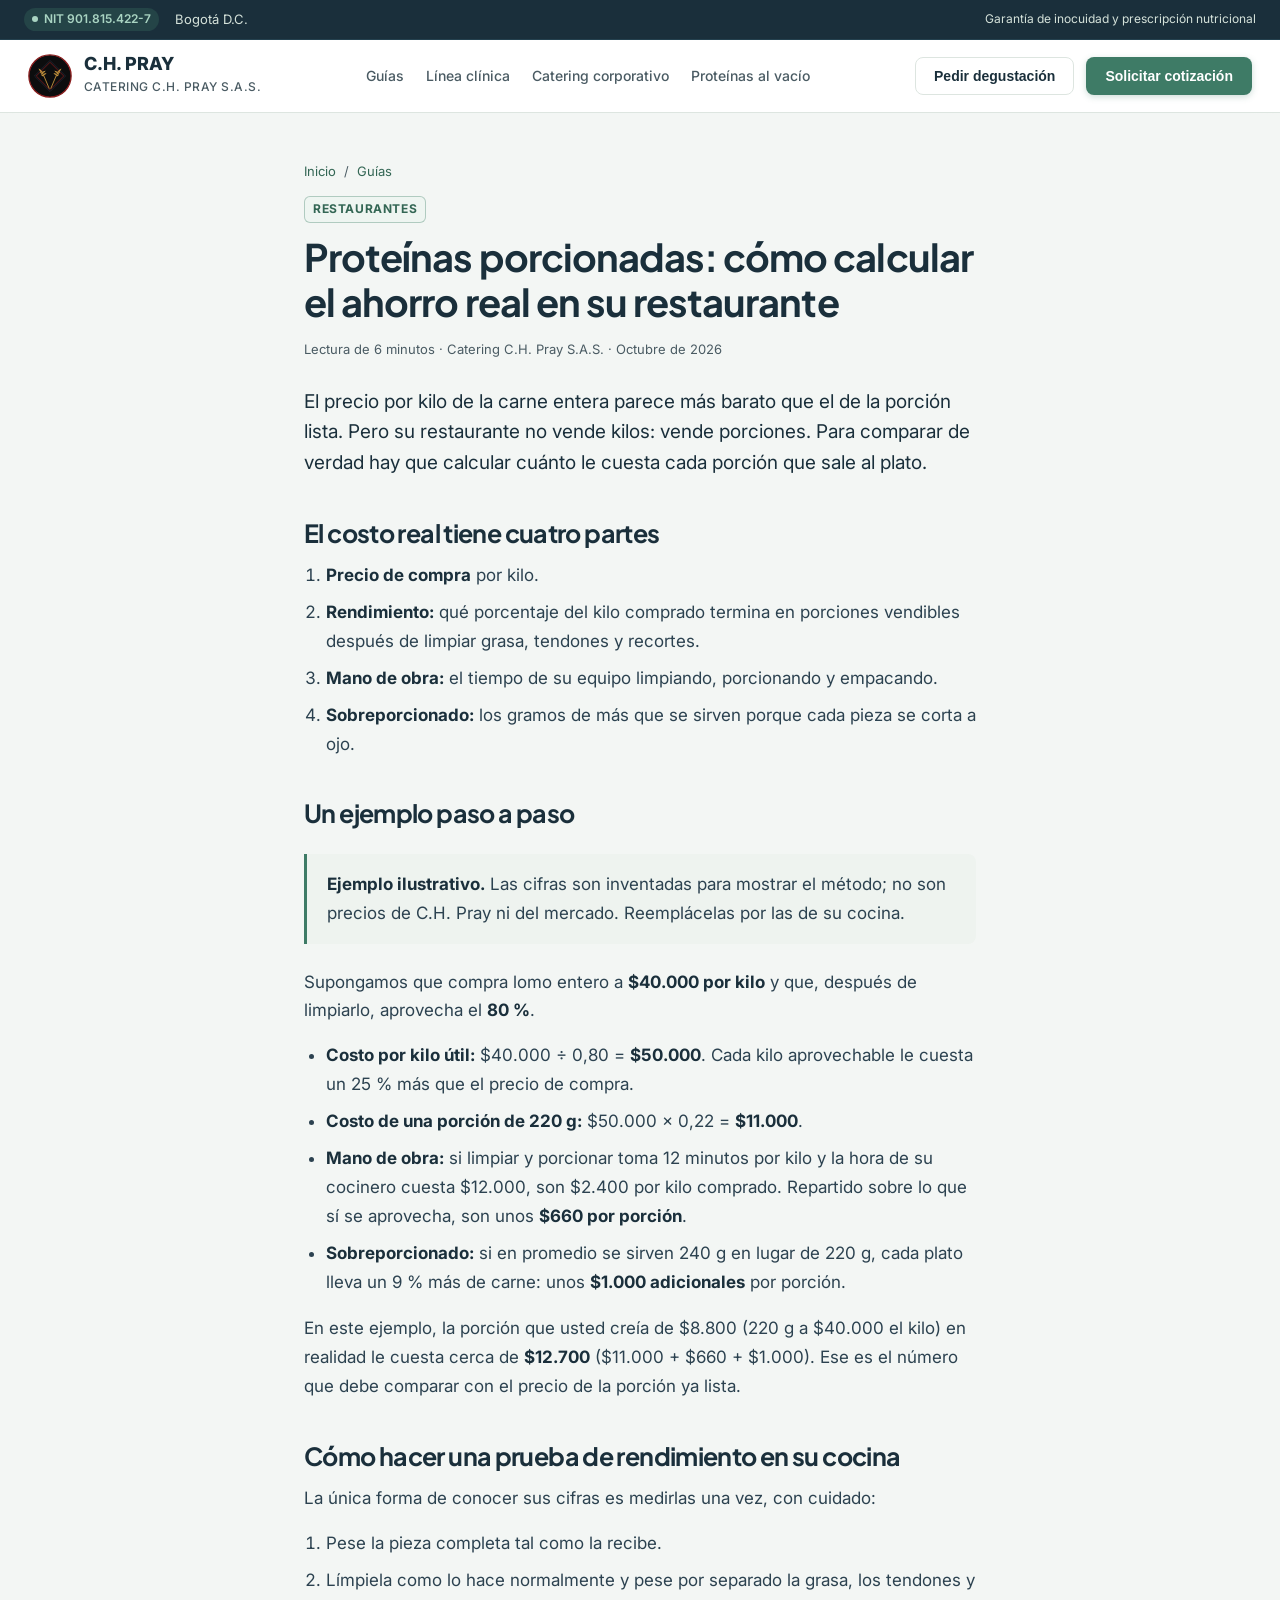
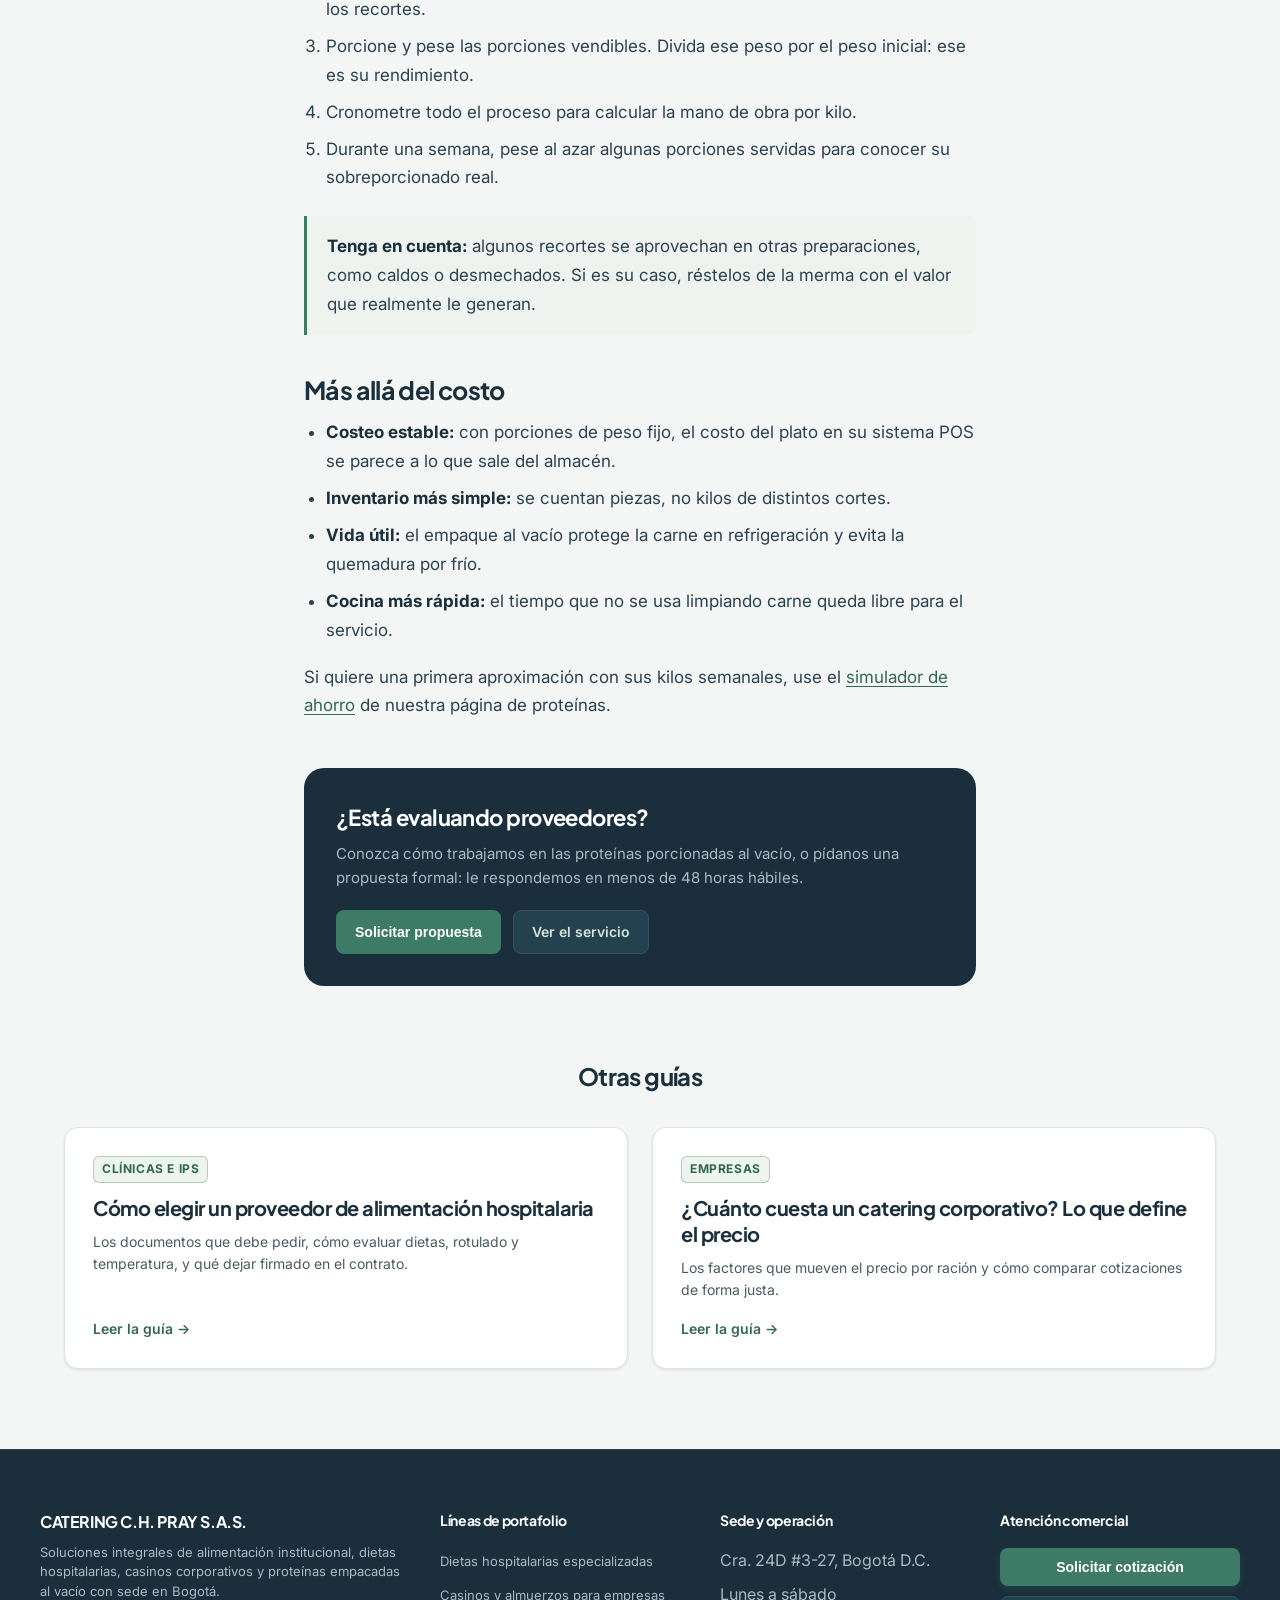
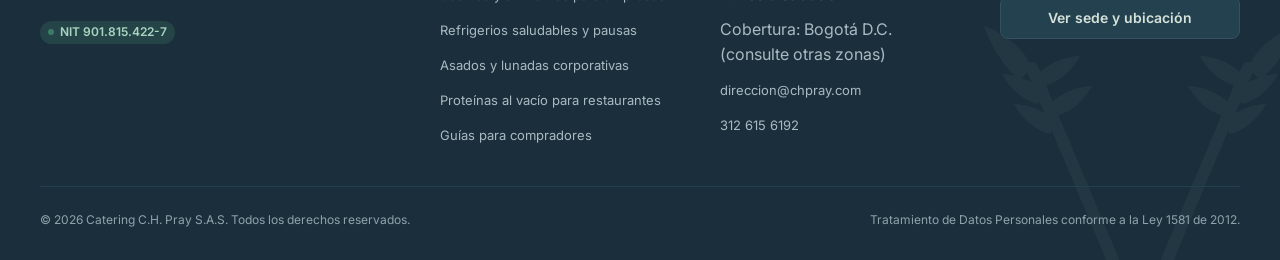
<file: guias/ahorro-proteinas-porcionadas/index.html>
<!DOCTYPE html>
<html lang="es">
<head>
  <meta charset="UTF-8">
  <meta name="viewport" content="width=device-width, initial-scale=1.0">
  <title>Proteínas porcionadas al vacío: cómo calcular el ahorro en su restaurante | C.H. Pray</title>
  <meta name="description" content="Cómo calcular el costo real por porción de la carne en su restaurante: rendimiento, merma, mano de obra y sobreporcionado. Incluye un ejemplo paso a paso y cómo hacer una prueba de rendimiento.">
  <link rel="canonical" href="https://saimonproduce.github.io/propuestachpray/guias/ahorro-proteinas-porcionadas/">
  <meta property="og:type" content="article">
  <meta property="og:locale" content="es_CO">
  <meta property="og:site_name" content="Catering C.H. Pray S.A.S.">
  <meta property="og:title" content="Proteínas porcionadas al vacío: cómo calcular el ahorro en su restaurante | C.H. Pray">
  <meta property="og:description" content="Cómo calcular el costo real por porción de la carne en su restaurante: rendimiento, merma, mano de obra y sobreporcionado. Incluye un ejemplo paso a paso y cómo hacer una prueba de rendimiento.">
  <meta property="og:url" content="https://saimonproduce.github.io/propuestachpray/guias/ahorro-proteinas-porcionadas/">
  <meta name="theme-color" content="#1A2F3B">
  <link rel="icon" href="data:image/svg+xml,%3Csvg xmlns='http://www.w3.org/2000/svg' viewBox='0 0 100 100'%3E%3Crect width='100' height='100' rx='20' fill='%231A2F3B'/%3E%3Ctext x='50' y='66' font-size='46' font-family='Arial' font-weight='700' fill='%23F7F9F6' text-anchor='middle'%3ECH%3C/text%3E%3C/svg%3E">
  <link rel="apple-touch-icon" href="../../apple-touch-icon.png">
  <script type="application/ld+json">
  {
    "@context": "https://schema.org",
    "@graph": [
      {
        "@type": "Article",
        "headline": "Proteínas porcionadas: cómo calcular el ahorro real en su restaurante",
        "description": "Cómo calcular el costo real por porción de la carne en su restaurante: rendimiento, merma, mano de obra y sobreporcionado. Incluye un ejemplo paso a paso y cómo hacer una prueba de rendimiento.",
        "inLanguage": "es-CO",
        "datePublished": "2026-10-07",
        "dateModified": "2026-10-07",
        "author": {
          "@type": "Organization",
          "name": "Catering C.H. Pray S.A.S.",
          "url": "https://saimonproduce.github.io/propuestachpray/"
        },
        "publisher": {
          "@type": "Organization",
          "name": "Catering C.H. Pray S.A.S.",
          "url": "https://saimonproduce.github.io/propuestachpray/"
        },
        "mainEntityOfPage": "https://saimonproduce.github.io/propuestachpray/guias/ahorro-proteinas-porcionadas/"
      },
      {
        "@type": "BreadcrumbList",
        "itemListElement": [
          {
            "@type": "ListItem",
            "position": 1,
            "name": "Inicio",
            "item": "https://saimonproduce.github.io/propuestachpray/"
          },
          {
            "@type": "ListItem",
            "position": 2,
            "name": "Guías",
            "item": "https://saimonproduce.github.io/propuestachpray/guias/"
          },
          {
            "@type": "ListItem",
            "position": 3,
            "name": "Proteínas porcionadas: cómo calcular el ahorro real en su restaurante",
            "item": "https://saimonproduce.github.io/propuestachpray/guias/ahorro-proteinas-porcionadas/"
          }
        ]
      }
    ]
  }
  </script>
  <link rel="preconnect" href="https://fonts.googleapis.com">
  <link rel="preconnect" href="https://fonts.gstatic.com" crossorigin>
  <link href="https://fonts.googleapis.com/css2?family=Plus+Jakarta+Sans:wght@400;500;600;700;800&family=Inter:wght@400;500;600&display=swap" rel="stylesheet">
  <link rel="stylesheet" href="../../styles.css?v=40">
</head>
<body class="theme-warm" data-service="Proteínas">
  <script>(function(){try{if(matchMedia("(prefers-reduced-motion: reduce)").matches)return;document.documentElement.classList.add("intro-on");var fin=function(){var e=document.getElementById("intro");if(e)e.remove();};document.addEventListener("click",fin,{once:true});setTimeout(fin,900);}catch(e){}})();</script>
  <div class="intro" id="intro" aria-hidden="true">
    <svg class="intro-logo" viewBox="0 0 100 100" fill="none" xmlns="http://www.w3.org/2000/svg">
        <circle class="logo-ring" cx="50" cy="50" r="48" fill="#0C0D0E" stroke="#8B1E1E" stroke-width="3"/>
        <rect class="logo-rombo" x="25" y="25" width="50" height="50" transform="rotate(45 50 50)" stroke="#1F2430" stroke-width="2" fill="none"/>
        <rect class="logo-rombo" x="28" y="28" width="44" height="44" transform="rotate(45 50 50)" stroke="#8B1E1E" stroke-width="1.5" fill="none"/>
        <g class="logo-espiga"><path class="logo-tallo" d="M48 78 L32 40" stroke="#C8963E" stroke-width="2" stroke-linecap="round"/>
        <path class="logo-hoja" style="--i:1" d="M32 40 C30 35 24 33 24 33 C24 33 26 39 30 42 Z" fill="#C8963E"/>
        <path class="logo-hoja" style="--i:2" d="M34 44 C31 41 27 41 27 41 C27 41 29 45 33 46 Z" fill="#C8963E"/>
        <path class="logo-hoja" style="--i:3" d="M36 49 C33 46 29 46 29 46 C29 46 31 50 35 51 Z" fill="#C8963E"/>
        <path class="logo-hoja" style="--i:4" d="M33 41 C36 38 40 38 40 38 C40 38 38 42 34 43 Z" fill="#C8963E"/>
        <path class="logo-hoja" style="--i:5" d="M35 46 C38 43 42 43 42 43 C42 43 40 47 36 48 Z" fill="#C8963E"/>
        <path class="logo-tallo" d="M52 78 L68 40" stroke="#C8963E" stroke-width="2" stroke-linecap="round"/>
        <path class="logo-hoja" style="--i:6" d="M68 40 C70 35 76 33 76 33 C76 33 74 39 70 42 Z" fill="#C8963E"/>
        <path class="logo-hoja" style="--i:7" d="M66 44 C69 41 73 41 73 41 C73 41 71 45 67 46 Z" fill="#C8963E"/>
        <path class="logo-hoja" style="--i:8" d="M64 49 C67 46 71 46 71 46 C71 46 69 50 65 51 Z" fill="#C8963E"/>
        <path class="logo-hoja" style="--i:9" d="M67 41 C64 38 60 38 60 38 C60 38 62 42 66 43 Z" fill="#C8963E"/>
        <path class="logo-hoja" style="--i:10" d="M65 46 C62 43 58 43 58 43 C58 43 60 47 64 48 Z" fill="#C8963E"/>
      </g>
      </svg>
  </div>
  <a class="skip-link" href="#main-content">Saltar al contenido</a>

  <!-- BARRA DE CONFIANZA -->
  <div class="top-bar">
    <div class="top-bar-tags">
      <span class="badge-pill">NIT 901.815.422-7</span>
      <span>Bogotá D.C.</span>
    </div>
    <div style="font-size: 12px;">
      Garantía de inocuidad y prescripción nutricional
    </div>
  </div>

  <!-- HEADER -->
  <header>
    <a href="../../" class="brand-wrap" aria-label="C.H. Pray, ir al inicio">
      <svg class="brand-logo-svg" viewBox="0 0 100 100" fill="none" xmlns="http://www.w3.org/2000/svg">
        <circle cx="50" cy="50" r="48" fill="#0C0D0E" stroke="#8B1E1E" stroke-width="3"/>
        <rect x="25" y="25" width="50" height="50" transform="rotate(45 50 50)" stroke="#1F2430" stroke-width="2" fill="none"/>
        <rect x="28" y="28" width="44" height="44" transform="rotate(45 50 50)" stroke="#8B1E1E" stroke-width="1.5" fill="none"/>
        <path d="M48 78 L32 40" stroke="#C8963E" stroke-width="2" stroke-linecap="round"/>
        <path d="M32 40 C30 35 24 33 24 33 C24 33 26 39 30 42 Z" fill="#C8963E"/>
        <path d="M34 44 C31 41 27 41 27 41 C27 41 29 45 33 46 Z" fill="#C8963E"/>
        <path d="M36 49 C33 46 29 46 29 46 C29 46 31 50 35 51 Z" fill="#C8963E"/>
        <path d="M33 41 C36 38 40 38 40 38 C40 38 38 42 34 43 Z" fill="#C8963E"/>
        <path d="M35 46 C38 43 42 43 42 43 C42 43 40 47 36 48 Z" fill="#C8963E"/>
        <path d="M52 78 L68 40" stroke="#C8963E" stroke-width="2" stroke-linecap="round"/>
        <path d="M68 40 C70 35 76 33 76 33 C76 33 74 39 70 42 Z" fill="#C8963E"/>
        <path d="M66 44 C69 41 73 41 73 41 C73 41 71 45 67 46 Z" fill="#C8963E"/>
        <path d="M64 49 C67 46 71 46 71 46 C71 46 69 50 65 51 Z" fill="#C8963E"/>
        <path d="M67 41 C64 38 60 38 60 38 C60 38 62 42 66 43 Z" fill="#C8963E"/>
        <path d="M65 46 C62 43 58 43 58 43 C58 43 60 47 64 48 Z" fill="#C8963E"/>
      </svg>
      <div>
        <span class="brand-title">C.H. PRAY</span>
        <span class="brand-sub">CATERING C.H. PRAY S.A.S.</span>
      </div>
    </a>
    <nav>
      <a href="../../guias/">Guías</a>
      <a href="../../alimentacion-hospitalaria/">Línea clínica</a>
      <a href="../../catering-corporativo/">Catering corporativo</a>
      <a href="../../proteinas-al-vacio/">Proteínas al vacío</a>
      <span class="nav-indicator" aria-hidden="true"></span>
    </nav>

    <div class="header-actions">
      <button class="btn btn-secondary" onclick="openQuoteModal('degustacion')">Pedir degustación</button>
      <button class="btn btn-primary" onclick="openQuoteModal('cotizacion')"><span class="hide-narrow">Solicitar cotización</span><span class="show-narrow">Cotizar</span></button>
    </div>
  </header>

  <main id="main-content">
    <article class="article">
      <p class="breadcrumb">
        <a href="../../">Inicio</a><span aria-hidden="true">/</span><a href="../">Guías</a>
      </p>
      <span class="panel-badge">Restaurantes</span>
      <h1>Proteínas porcionadas: cómo calcular el ahorro real en su restaurante</h1>
      <p class="article-meta">Lectura de 6 minutos · Catering C.H. Pray S.A.S. · Octubre de 2026</p>
      <p class="lead">El precio por kilo de la carne entera parece más barato que el de la porción lista. Pero su restaurante no vende kilos: vende porciones. Para comparar de verdad hay que calcular cuánto le cuesta cada porción que sale al plato.</p>

      <div class="article-body">
<h2>El costo real tiene cuatro partes</h2>
<ol>
  <li><strong>Precio de compra</strong> por kilo.</li>
  <li><strong>Rendimiento:</strong> qué porcentaje del kilo comprado termina en porciones vendibles después de limpiar grasa, tendones y recortes.</li>
  <li><strong>Mano de obra:</strong> el tiempo de su equipo limpiando, porcionando y empacando.</li>
  <li><strong>Sobreporcionado:</strong> los gramos de más que se sirven porque cada pieza se corta a ojo.</li>
</ol>

<h2>Un ejemplo paso a paso</h2>
<div class="callout"><p><strong>Ejemplo ilustrativo.</strong> Las cifras son inventadas para mostrar el método; no son precios de C.H. Pray ni del mercado. Reemplácelas por las de su cocina.</p></div>
<p>Supongamos que compra lomo entero a <strong>$40.000 por kilo</strong> y que, después de limpiarlo, aprovecha el <strong>80 %</strong>.</p>
<ul>
  <li><strong>Costo por kilo útil:</strong> $40.000 ÷ 0,80 = <strong>$50.000</strong>. Cada kilo aprovechable le cuesta un 25 % más que el precio de compra.</li>
  <li><strong>Costo de una porción de 220 g:</strong> $50.000 × 0,22 = <strong>$11.000</strong>.</li>
  <li><strong>Mano de obra:</strong> si limpiar y porcionar toma 12 minutos por kilo y la hora de su cocinero cuesta $12.000, son $2.400 por kilo comprado. Repartido sobre lo que sí se aprovecha, son unos <strong>$660 por porción</strong>.</li>
  <li><strong>Sobreporcionado:</strong> si en promedio se sirven 240 g en lugar de 220 g, cada plato lleva un 9 % más de carne: unos <strong>$1.000 adicionales</strong> por porción.</li>
</ul>
<p>En este ejemplo, la porción que usted creía de $8.800 (220 g a $40.000 el kilo) en realidad le cuesta cerca de <strong>$12.700</strong> ($11.000 + $660 + $1.000). Ese es el número que debe comparar con el precio de la porción ya lista.</p>

<h2>Cómo hacer una prueba de rendimiento en su cocina</h2>
<p>La única forma de conocer sus cifras es medirlas una vez, con cuidado:</p>
<ol>
  <li>Pese la pieza completa tal como la recibe.</li>
  <li>Límpiela como lo hace normalmente y pese por separado la grasa, los tendones y los recortes.</li>
  <li>Porcione y pese las porciones vendibles. Divida ese peso por el peso inicial: ese es su rendimiento.</li>
  <li>Cronometre todo el proceso para calcular la mano de obra por kilo.</li>
  <li>Durante una semana, pese al azar algunas porciones servidas para conocer su sobreporcionado real.</li>
</ol>
<div class="callout"><p><strong>Tenga en cuenta:</strong> algunos recortes se aprovechan en otras preparaciones, como caldos o desmechados. Si es su caso, réstelos de la merma con el valor que realmente le generan.</p></div>

<h2>Más allá del costo</h2>
<ul>
  <li><strong>Costeo estable:</strong> con porciones de peso fijo, el costo del plato en su sistema POS se parece a lo que sale del almacén.</li>
  <li><strong>Inventario más simple:</strong> se cuentan piezas, no kilos de distintos cortes.</li>
  <li><strong>Vida útil:</strong> el empaque al vacío protege la carne en refrigeración y evita la quemadura por frío.</li>
  <li><strong>Cocina más rápida:</strong> el tiempo que no se usa limpiando carne queda libre para el servicio.</li>
</ul>
<p>Si quiere una primera aproximación con sus kilos semanales, use el <a href="../../proteinas-al-vacio/#catalogo">simulador de ahorro</a> de nuestra página de proteínas.</p>
      </div>

      <aside class="article-cta">
        <h2>¿Está evaluando proveedores?</h2>
        <p>Conozca cómo trabajamos en las proteínas porcionadas al vacío, o pídanos una propuesta formal: le respondemos en menos de 48 horas hábiles.</p>
        <div style="display: flex; gap: 12px; flex-wrap: wrap;">
          <button class="btn btn-gold" onclick="openQuoteModal('vacio')">Solicitar propuesta</button>
          <a class="btn btn-secondary" href="../../proteinas-al-vacio/">Ver el servicio</a>
        </div>
      </aside>
    </article>

    <section class="page-section" style="margin-top: 48px;">
      <div class="section-title-wrap"><h2 style="font-size: 24px;">Otras guías</h2></div>
      <div class="guide-grid guide-grid-2">
        <a class="guide-card" href="../proveedor-alimentacion-hospitalaria/">
          <span class="panel-badge">Clínicas e IPS</span>
          <h2>Cómo elegir un proveedor de alimentación hospitalaria</h2>
          <p>Los documentos que debe pedir, cómo evaluar dietas, rotulado y temperatura, y qué dejar firmado en el contrato.</p>
          <span class="guide-more">Leer la guía →</span>
        </a>
        <a class="guide-card" href="../costo-catering-corporativo/">
          <span class="panel-badge">Empresas</span>
          <h2>¿Cuánto cuesta un catering corporativo? Lo que define el precio</h2>
          <p>Los factores que mueven el precio por ración y cómo comparar cotizaciones de forma justa.</p>
          <span class="guide-more">Leer la guía →</span>
        </a>
      </div>
    </section>
  </main>

  <!-- MODAL DE COTIZACIÓN EN 3 PASOS -->
  <a class="wa-float" id="waFloat" href="https://wa.me/573126156192?text=Hola%2C%20quisiera%20informaci%C3%B3n%20sobre%20sus%20servicios%20de%20alimentaci%C3%B3n." target="_blank" rel="noopener" aria-label="Escríbanos por WhatsApp">
    <span class="wa-float-icon"><svg viewBox="0 0 24 24" fill="currentColor" aria-hidden="true"><path d="M17.472 14.382c-.297-.149-1.758-.867-2.03-.967-.273-.099-.471-.148-.67.15-.197.297-.767.966-.94 1.164-.173.199-.347.223-.644.075-.297-.15-1.255-.463-2.39-1.475-.883-.788-1.48-1.761-1.653-2.059-.173-.297-.018-.458.13-.606.134-.133.298-.347.446-.52.149-.174.198-.298.298-.497.099-.198.05-.371-.025-.52-.075-.149-.669-1.612-.916-2.207-.242-.579-.487-.5-.669-.51-.173-.008-.371-.01-.57-.01-.198 0-.52.074-.792.372-.272.297-1.04 1.016-1.04 2.479 0 1.462 1.065 2.875 1.213 3.074.149.198 2.096 3.2 5.077 4.487.709.306 1.262.489 1.694.625.712.227 1.36.195 1.871.118.571-.085 1.758-.719 2.006-1.413.248-.694.248-1.289.173-1.413-.074-.124-.272-.198-.57-.347m-5.421 7.403h-.004a9.87 9.87 0 01-5.031-1.378l-.361-.214-3.741.982.998-3.648-.235-.374a9.86 9.86 0 01-1.51-5.26c.001-5.45 4.436-9.884 9.888-9.884 2.64 0 5.122 1.03 6.988 2.898a9.825 9.825 0 012.893 6.994c-.003 5.45-4.437 9.884-9.885 9.884m8.413-18.297A11.815 11.815 0 0012.05 0C5.495 0 .16 5.335.157 11.892c0 2.096.547 4.142 1.588 5.945L.057 24l6.305-1.654a11.882 11.882 0 005.683 1.448h.005c6.554 0 11.89-5.335 11.893-11.893a11.821 11.821 0 00-3.48-8.413Z"/></svg></span>
    <span class="wa-float-text">
      <span class="wa-float-kicker">WhatsApp</span>
      <span class="wa-float-label">Escríbanos ahora</span>
    </span>
    <svg class="wa-float-arrow" viewBox="0 0 16 16" fill="none" stroke="currentColor" stroke-width="2" stroke-linecap="round" stroke-linejoin="round" aria-hidden="true"><path d="M3 8h10M9 4l4 4-4 4"/></svg>
  </a>

  <!-- FOOTER -->
  <footer>
    <div class="footer-grid">
      <div class="footer-col">
        <h5 style="color: #FFFFFF; font-size: 16px; margin-bottom: 8px;">CATERING C.H. PRAY S.A.S.</h5>
        <p style="font-size: 13px; color: #A9BBC2; margin-bottom: 16px; line-height: 1.5;">
          Soluciones integrales de alimentación institucional, dietas hospitalarias, casinos corporativos y proteínas empacadas al vacío con sede en Bogotá.
        </p>
        <span class="badge-pill" style="background: rgba(62, 123, 102, 0.28); color: #A9D4C2;">
          NIT 901.815.422-7
        </span>
      </div>

      <div class="footer-col">
        <h5>Líneas de portafolio</h5>
        <ul class="footer-links">
          <li><a href="../../alimentacion-hospitalaria/">Dietas hospitalarias especializadas</a></li>
          <li><a href="../../catering-corporativo/">Casinos y almuerzos para empresas</a></li>
          <li><a href="../../catering-corporativo/">Refrigerios saludables y pausas</a></li>
          <li><a href="../../asados-corporativos/">Asados y lunadas corporativas</a></li>
          <li><a href="../../proteinas-al-vacio/">Proteínas al vacío para restaurantes</a></li>
          <li><a href="../../guias/">Guías para compradores</a></li>
        </ul>
      </div>

      <div class="footer-col">
        <h5>Sede y operación</h5>
        <ul class="footer-links">
          <li>Cra. 24D #3-27, Bogotá D.C.</li>
          <li>Lunes a sábado</li>
          <li>Cobertura: Bogotá D.C. (consulte otras zonas)</li>
          <li><a href="mailto:direccion@chpray.com">direccion@chpray.com</a></li>
          <li><a href="tel:+573126156192">312 615 6192</a></li>
        </ul>
      </div>

      <div class="footer-col">
        <h5>Atención comercial</h5>
        <button class="btn btn-primary" style="width: 100%; margin-bottom: 10px;" onclick="openQuoteModal('cotizacion')">
          Solicitar cotización
        </button>
        <a href="../../#contacto" class="btn btn-secondary" style="width: 100%; border-color: #35505E; color: #D5E2DA; background: var(--navy-soft);">
          Ver sede y ubicación
        </a>
      </div>
    </div>

    <div class="footer-bottom">
      <div>© 2026 Catering C.H. Pray S.A.S. Todos los derechos reservados.</div>
      <div>Tratamiento de Datos Personales conforme a la Ley 1581 de 2012.</div>
    </div>
  </footer>

  <script src="../../app.js?v=18"></script>
</body>
</html>
</file>
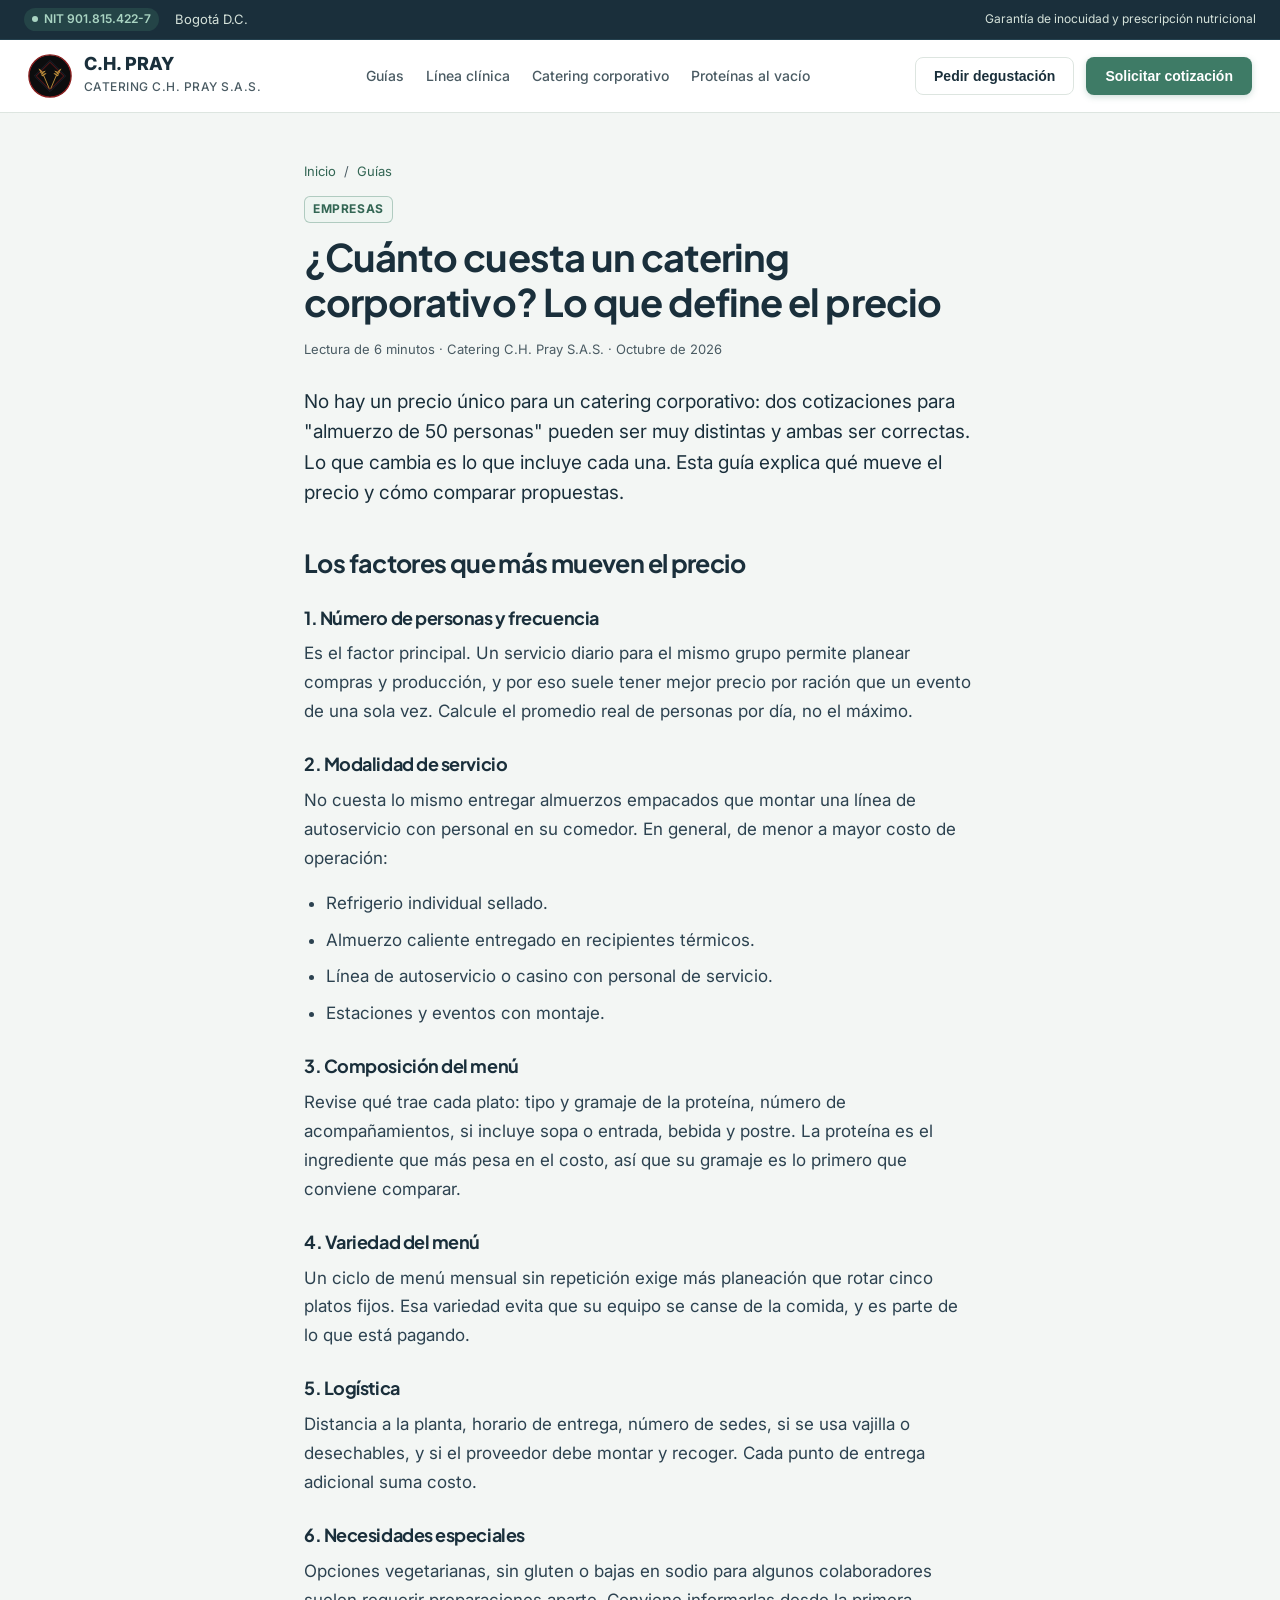
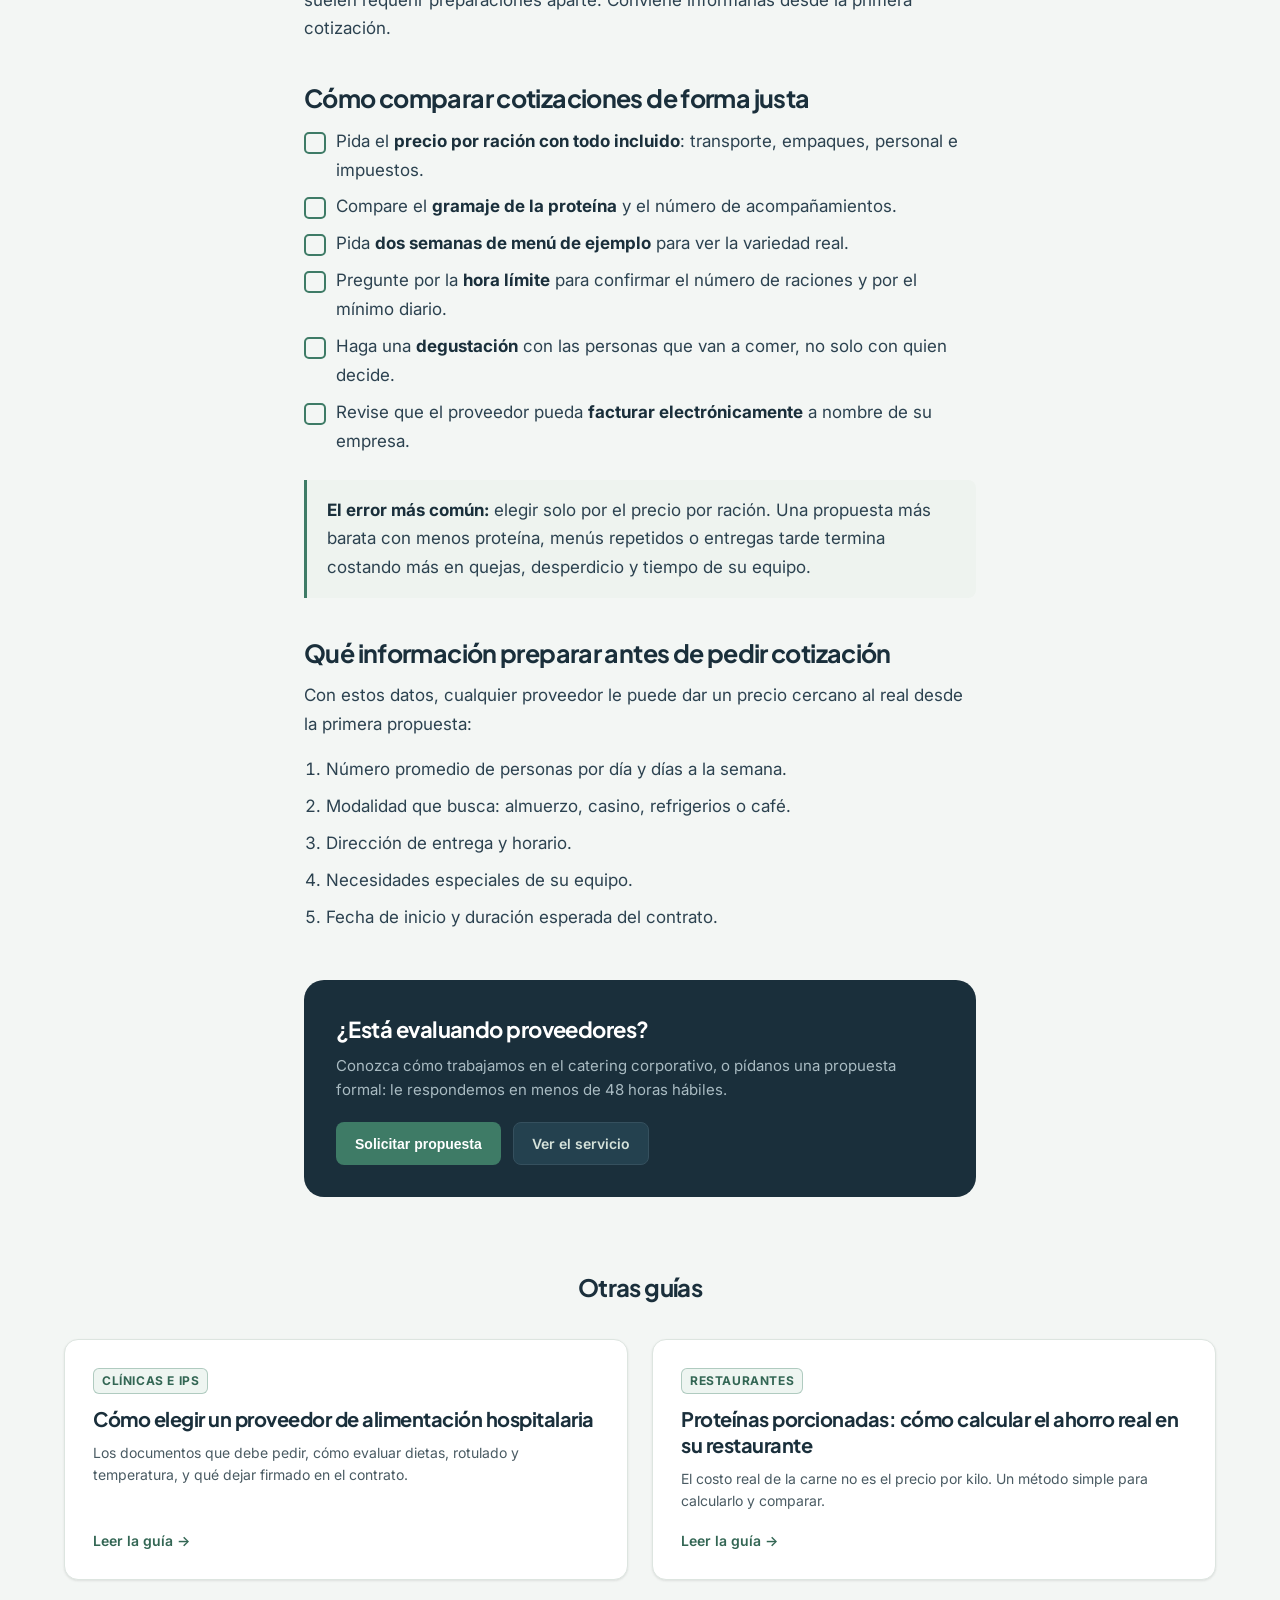
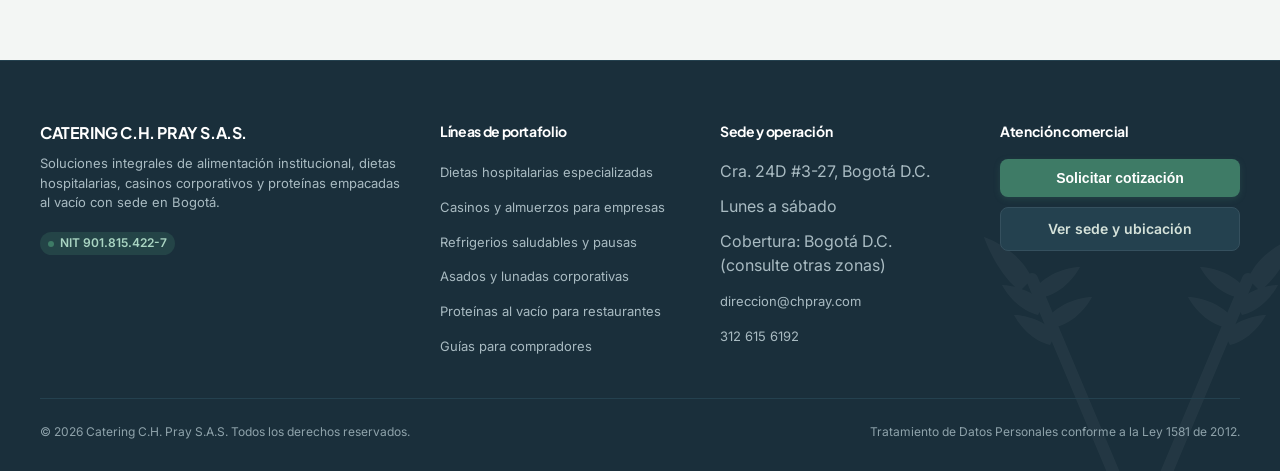
<file: guias/costo-catering-corporativo/index.html>
<!DOCTYPE html>
<html lang="es">
<head>
  <meta charset="UTF-8">
  <meta name="viewport" content="width=device-width, initial-scale=1.0">
  <title>¿Cuánto cuesta un catering corporativo en Bogotá? Factores del precio | C.H. Pray</title>
  <meta name="description" content="Los factores que definen el precio de un catering para empresas en Bogotá: número de personas, modalidad, menú, logística y contrato. Además, cómo comparar cotizaciones sin caer en el precio más bajo.">
  <link rel="canonical" href="https://saimonproduce.github.io/propuestachpray/guias/costo-catering-corporativo/">
  <meta property="og:type" content="article">
  <meta property="og:locale" content="es_CO">
  <meta property="og:site_name" content="Catering C.H. Pray S.A.S.">
  <meta property="og:title" content="¿Cuánto cuesta un catering corporativo en Bogotá? Factores del precio | C.H. Pray">
  <meta property="og:description" content="Los factores que definen el precio de un catering para empresas en Bogotá: número de personas, modalidad, menú, logística y contrato. Además, cómo comparar cotizaciones sin caer en el precio más bajo.">
  <meta property="og:url" content="https://saimonproduce.github.io/propuestachpray/guias/costo-catering-corporativo/">
  <meta name="theme-color" content="#1A2F3B">
  <link rel="icon" href="data:image/svg+xml,%3Csvg xmlns='http://www.w3.org/2000/svg' viewBox='0 0 100 100'%3E%3Crect width='100' height='100' rx='20' fill='%231A2F3B'/%3E%3Ctext x='50' y='66' font-size='46' font-family='Arial' font-weight='700' fill='%23F7F9F6' text-anchor='middle'%3ECH%3C/text%3E%3C/svg%3E">
  <link rel="apple-touch-icon" href="../../apple-touch-icon.png">
  <script type="application/ld+json">
  {
    "@context": "https://schema.org",
    "@graph": [
      {
        "@type": "Article",
        "headline": "¿Cuánto cuesta un catering corporativo? Lo que define el precio",
        "description": "Los factores que definen el precio de un catering para empresas en Bogotá: número de personas, modalidad, menú, logística y contrato. Además, cómo comparar cotizaciones sin caer en el precio más bajo.",
        "inLanguage": "es-CO",
        "datePublished": "2026-10-07",
        "dateModified": "2026-10-07",
        "author": {
          "@type": "Organization",
          "name": "Catering C.H. Pray S.A.S.",
          "url": "https://saimonproduce.github.io/propuestachpray/"
        },
        "publisher": {
          "@type": "Organization",
          "name": "Catering C.H. Pray S.A.S.",
          "url": "https://saimonproduce.github.io/propuestachpray/"
        },
        "mainEntityOfPage": "https://saimonproduce.github.io/propuestachpray/guias/costo-catering-corporativo/"
      },
      {
        "@type": "BreadcrumbList",
        "itemListElement": [
          {
            "@type": "ListItem",
            "position": 1,
            "name": "Inicio",
            "item": "https://saimonproduce.github.io/propuestachpray/"
          },
          {
            "@type": "ListItem",
            "position": 2,
            "name": "Guías",
            "item": "https://saimonproduce.github.io/propuestachpray/guias/"
          },
          {
            "@type": "ListItem",
            "position": 3,
            "name": "¿Cuánto cuesta un catering corporativo? Lo que define el precio",
            "item": "https://saimonproduce.github.io/propuestachpray/guias/costo-catering-corporativo/"
          }
        ]
      }
    ]
  }
  </script>
  <link rel="preconnect" href="https://fonts.googleapis.com">
  <link rel="preconnect" href="https://fonts.gstatic.com" crossorigin>
  <link href="https://fonts.googleapis.com/css2?family=Plus+Jakarta+Sans:wght@400;500;600;700;800&family=Inter:wght@400;500;600&display=swap" rel="stylesheet">
  <link rel="stylesheet" href="../../styles.css?v=40">
</head>
<body class="theme-warm" data-service="Corporativo">
  <script>(function(){try{if(matchMedia("(prefers-reduced-motion: reduce)").matches)return;document.documentElement.classList.add("intro-on");var fin=function(){var e=document.getElementById("intro");if(e)e.remove();};document.addEventListener("click",fin,{once:true});setTimeout(fin,900);}catch(e){}})();</script>
  <div class="intro" id="intro" aria-hidden="true">
    <svg class="intro-logo" viewBox="0 0 100 100" fill="none" xmlns="http://www.w3.org/2000/svg">
        <circle class="logo-ring" cx="50" cy="50" r="48" fill="#0C0D0E" stroke="#8B1E1E" stroke-width="3"/>
        <rect class="logo-rombo" x="25" y="25" width="50" height="50" transform="rotate(45 50 50)" stroke="#1F2430" stroke-width="2" fill="none"/>
        <rect class="logo-rombo" x="28" y="28" width="44" height="44" transform="rotate(45 50 50)" stroke="#8B1E1E" stroke-width="1.5" fill="none"/>
        <g class="logo-espiga"><path class="logo-tallo" d="M48 78 L32 40" stroke="#C8963E" stroke-width="2" stroke-linecap="round"/>
        <path class="logo-hoja" style="--i:1" d="M32 40 C30 35 24 33 24 33 C24 33 26 39 30 42 Z" fill="#C8963E"/>
        <path class="logo-hoja" style="--i:2" d="M34 44 C31 41 27 41 27 41 C27 41 29 45 33 46 Z" fill="#C8963E"/>
        <path class="logo-hoja" style="--i:3" d="M36 49 C33 46 29 46 29 46 C29 46 31 50 35 51 Z" fill="#C8963E"/>
        <path class="logo-hoja" style="--i:4" d="M33 41 C36 38 40 38 40 38 C40 38 38 42 34 43 Z" fill="#C8963E"/>
        <path class="logo-hoja" style="--i:5" d="M35 46 C38 43 42 43 42 43 C42 43 40 47 36 48 Z" fill="#C8963E"/>
        <path class="logo-tallo" d="M52 78 L68 40" stroke="#C8963E" stroke-width="2" stroke-linecap="round"/>
        <path class="logo-hoja" style="--i:6" d="M68 40 C70 35 76 33 76 33 C76 33 74 39 70 42 Z" fill="#C8963E"/>
        <path class="logo-hoja" style="--i:7" d="M66 44 C69 41 73 41 73 41 C73 41 71 45 67 46 Z" fill="#C8963E"/>
        <path class="logo-hoja" style="--i:8" d="M64 49 C67 46 71 46 71 46 C71 46 69 50 65 51 Z" fill="#C8963E"/>
        <path class="logo-hoja" style="--i:9" d="M67 41 C64 38 60 38 60 38 C60 38 62 42 66 43 Z" fill="#C8963E"/>
        <path class="logo-hoja" style="--i:10" d="M65 46 C62 43 58 43 58 43 C58 43 60 47 64 48 Z" fill="#C8963E"/>
      </g>
      </svg>
  </div>
  <a class="skip-link" href="#main-content">Saltar al contenido</a>

  <!-- BARRA DE CONFIANZA -->
  <div class="top-bar">
    <div class="top-bar-tags">
      <span class="badge-pill">NIT 901.815.422-7</span>
      <span>Bogotá D.C.</span>
    </div>
    <div style="font-size: 12px;">
      Garantía de inocuidad y prescripción nutricional
    </div>
  </div>

  <!-- HEADER -->
  <header>
    <a href="../../" class="brand-wrap" aria-label="C.H. Pray, ir al inicio">
      <svg class="brand-logo-svg" viewBox="0 0 100 100" fill="none" xmlns="http://www.w3.org/2000/svg">
        <circle cx="50" cy="50" r="48" fill="#0C0D0E" stroke="#8B1E1E" stroke-width="3"/>
        <rect x="25" y="25" width="50" height="50" transform="rotate(45 50 50)" stroke="#1F2430" stroke-width="2" fill="none"/>
        <rect x="28" y="28" width="44" height="44" transform="rotate(45 50 50)" stroke="#8B1E1E" stroke-width="1.5" fill="none"/>
        <path d="M48 78 L32 40" stroke="#C8963E" stroke-width="2" stroke-linecap="round"/>
        <path d="M32 40 C30 35 24 33 24 33 C24 33 26 39 30 42 Z" fill="#C8963E"/>
        <path d="M34 44 C31 41 27 41 27 41 C27 41 29 45 33 46 Z" fill="#C8963E"/>
        <path d="M36 49 C33 46 29 46 29 46 C29 46 31 50 35 51 Z" fill="#C8963E"/>
        <path d="M33 41 C36 38 40 38 40 38 C40 38 38 42 34 43 Z" fill="#C8963E"/>
        <path d="M35 46 C38 43 42 43 42 43 C42 43 40 47 36 48 Z" fill="#C8963E"/>
        <path d="M52 78 L68 40" stroke="#C8963E" stroke-width="2" stroke-linecap="round"/>
        <path d="M68 40 C70 35 76 33 76 33 C76 33 74 39 70 42 Z" fill="#C8963E"/>
        <path d="M66 44 C69 41 73 41 73 41 C73 41 71 45 67 46 Z" fill="#C8963E"/>
        <path d="M64 49 C67 46 71 46 71 46 C71 46 69 50 65 51 Z" fill="#C8963E"/>
        <path d="M67 41 C64 38 60 38 60 38 C60 38 62 42 66 43 Z" fill="#C8963E"/>
        <path d="M65 46 C62 43 58 43 58 43 C58 43 60 47 64 48 Z" fill="#C8963E"/>
      </svg>
      <div>
        <span class="brand-title">C.H. PRAY</span>
        <span class="brand-sub">CATERING C.H. PRAY S.A.S.</span>
      </div>
    </a>
    <nav>
      <a href="../../guias/">Guías</a>
      <a href="../../alimentacion-hospitalaria/">Línea clínica</a>
      <a href="../../catering-corporativo/">Catering corporativo</a>
      <a href="../../proteinas-al-vacio/">Proteínas al vacío</a>
      <span class="nav-indicator" aria-hidden="true"></span>
    </nav>

    <div class="header-actions">
      <button class="btn btn-secondary" onclick="openQuoteModal('degustacion')">Pedir degustación</button>
      <button class="btn btn-primary" onclick="openQuoteModal('cotizacion')"><span class="hide-narrow">Solicitar cotización</span><span class="show-narrow">Cotizar</span></button>
    </div>
  </header>

  <main id="main-content">
    <article class="article">
      <p class="breadcrumb">
        <a href="../../">Inicio</a><span aria-hidden="true">/</span><a href="../">Guías</a>
      </p>
      <span class="panel-badge">Empresas</span>
      <h1>¿Cuánto cuesta un catering corporativo? Lo que define el precio</h1>
      <p class="article-meta">Lectura de 6 minutos · Catering C.H. Pray S.A.S. · Octubre de 2026</p>
      <p class="lead">No hay un precio único para un catering corporativo: dos cotizaciones para "almuerzo de 50 personas" pueden ser muy distintas y ambas ser correctas. Lo que cambia es lo que incluye cada una. Esta guía explica qué mueve el precio y cómo comparar propuestas.</p>

      <div class="article-body">
<h2>Los factores que más mueven el precio</h2>

<h3>1. Número de personas y frecuencia</h3>
<p>Es el factor principal. Un servicio diario para el mismo grupo permite planear compras y producción, y por eso suele tener mejor precio por ración que un evento de una sola vez. Calcule el promedio real de personas por día, no el máximo.</p>

<h3>2. Modalidad de servicio</h3>
<p>No cuesta lo mismo entregar almuerzos empacados que montar una línea de autoservicio con personal en su comedor. En general, de menor a mayor costo de operación:</p>
<ul>
  <li>Refrigerio individual sellado.</li>
  <li>Almuerzo caliente entregado en recipientes térmicos.</li>
  <li>Línea de autoservicio o casino con personal de servicio.</li>
  <li>Estaciones y eventos con montaje.</li>
</ul>

<h3>3. Composición del menú</h3>
<p>Revise qué trae cada plato: tipo y gramaje de la proteína, número de acompañamientos, si incluye sopa o entrada, bebida y postre. La proteína es el ingrediente que más pesa en el costo, así que su gramaje es lo primero que conviene comparar.</p>

<h3>4. Variedad del menú</h3>
<p>Un ciclo de menú mensual sin repetición exige más planeación que rotar cinco platos fijos. Esa variedad evita que su equipo se canse de la comida, y es parte de lo que está pagando.</p>

<h3>5. Logística</h3>
<p>Distancia a la planta, horario de entrega, número de sedes, si se usa vajilla o desechables, y si el proveedor debe montar y recoger. Cada punto de entrega adicional suma costo.</p>

<h3>6. Necesidades especiales</h3>
<p>Opciones vegetarianas, sin gluten o bajas en sodio para algunos colaboradores suelen requerir preparaciones aparte. Conviene informarlas desde la primera cotización.</p>

<h2>Cómo comparar cotizaciones de forma justa</h2>
<ul class="checklist">
  <li>Pida el <strong>precio por ración con todo incluido</strong>: transporte, empaques, personal e impuestos.</li>
  <li>Compare el <strong>gramaje de la proteína</strong> y el número de acompañamientos.</li>
  <li>Pida <strong>dos semanas de menú de ejemplo</strong> para ver la variedad real.</li>
  <li>Pregunte por la <strong>hora límite</strong> para confirmar el número de raciones y por el mínimo diario.</li>
  <li>Haga una <strong>degustación</strong> con las personas que van a comer, no solo con quien decide.</li>
  <li>Revise que el proveedor pueda <strong>facturar electrónicamente</strong> a nombre de su empresa.</li>
</ul>

<div class="callout"><p><strong>El error más común:</strong> elegir solo por el precio por ración. Una propuesta más barata con menos proteína, menús repetidos o entregas tarde termina costando más en quejas, desperdicio y tiempo de su equipo.</p></div>

<h2>Qué información preparar antes de pedir cotización</h2>
<p>Con estos datos, cualquier proveedor le puede dar un precio cercano al real desde la primera propuesta:</p>
<ol>
  <li>Número promedio de personas por día y días a la semana.</li>
  <li>Modalidad que busca: almuerzo, casino, refrigerios o café.</li>
  <li>Dirección de entrega y horario.</li>
  <li>Necesidades especiales de su equipo.</li>
  <li>Fecha de inicio y duración esperada del contrato.</li>
</ol>
      </div>

      <aside class="article-cta">
        <h2>¿Está evaluando proveedores?</h2>
        <p>Conozca cómo trabajamos en el catering corporativo, o pídanos una propuesta formal: le respondemos en menos de 48 horas hábiles.</p>
        <div style="display: flex; gap: 12px; flex-wrap: wrap;">
          <button class="btn btn-gold" onclick="openQuoteModal('corporativo')">Solicitar propuesta</button>
          <a class="btn btn-secondary" href="../../catering-corporativo/">Ver el servicio</a>
        </div>
      </aside>
    </article>

    <section class="page-section" style="margin-top: 48px;">
      <div class="section-title-wrap"><h2 style="font-size: 24px;">Otras guías</h2></div>
      <div class="guide-grid guide-grid-2">
        <a class="guide-card" href="../proveedor-alimentacion-hospitalaria/">
          <span class="panel-badge">Clínicas e IPS</span>
          <h2>Cómo elegir un proveedor de alimentación hospitalaria</h2>
          <p>Los documentos que debe pedir, cómo evaluar dietas, rotulado y temperatura, y qué dejar firmado en el contrato.</p>
          <span class="guide-more">Leer la guía →</span>
        </a>
        <a class="guide-card" href="../ahorro-proteinas-porcionadas/">
          <span class="panel-badge">Restaurantes</span>
          <h2>Proteínas porcionadas: cómo calcular el ahorro real en su restaurante</h2>
          <p>El costo real de la carne no es el precio por kilo. Un método simple para calcularlo y comparar.</p>
          <span class="guide-more">Leer la guía →</span>
        </a>
      </div>
    </section>
  </main>

  <!-- MODAL DE COTIZACIÓN EN 3 PASOS -->
  <a class="wa-float" id="waFloat" href="https://wa.me/573126156192?text=Hola%2C%20quisiera%20informaci%C3%B3n%20sobre%20sus%20servicios%20de%20alimentaci%C3%B3n." target="_blank" rel="noopener" aria-label="Escríbanos por WhatsApp">
    <span class="wa-float-icon"><svg viewBox="0 0 24 24" fill="currentColor" aria-hidden="true"><path d="M17.472 14.382c-.297-.149-1.758-.867-2.03-.967-.273-.099-.471-.148-.67.15-.197.297-.767.966-.94 1.164-.173.199-.347.223-.644.075-.297-.15-1.255-.463-2.39-1.475-.883-.788-1.48-1.761-1.653-2.059-.173-.297-.018-.458.13-.606.134-.133.298-.347.446-.52.149-.174.198-.298.298-.497.099-.198.05-.371-.025-.52-.075-.149-.669-1.612-.916-2.207-.242-.579-.487-.5-.669-.51-.173-.008-.371-.01-.57-.01-.198 0-.52.074-.792.372-.272.297-1.04 1.016-1.04 2.479 0 1.462 1.065 2.875 1.213 3.074.149.198 2.096 3.2 5.077 4.487.709.306 1.262.489 1.694.625.712.227 1.36.195 1.871.118.571-.085 1.758-.719 2.006-1.413.248-.694.248-1.289.173-1.413-.074-.124-.272-.198-.57-.347m-5.421 7.403h-.004a9.87 9.87 0 01-5.031-1.378l-.361-.214-3.741.982.998-3.648-.235-.374a9.86 9.86 0 01-1.51-5.26c.001-5.45 4.436-9.884 9.888-9.884 2.64 0 5.122 1.03 6.988 2.898a9.825 9.825 0 012.893 6.994c-.003 5.45-4.437 9.884-9.885 9.884m8.413-18.297A11.815 11.815 0 0012.05 0C5.495 0 .16 5.335.157 11.892c0 2.096.547 4.142 1.588 5.945L.057 24l6.305-1.654a11.882 11.882 0 005.683 1.448h.005c6.554 0 11.89-5.335 11.893-11.893a11.821 11.821 0 00-3.48-8.413Z"/></svg></span>
    <span class="wa-float-text">
      <span class="wa-float-kicker">WhatsApp</span>
      <span class="wa-float-label">Escríbanos ahora</span>
    </span>
    <svg class="wa-float-arrow" viewBox="0 0 16 16" fill="none" stroke="currentColor" stroke-width="2" stroke-linecap="round" stroke-linejoin="round" aria-hidden="true"><path d="M3 8h10M9 4l4 4-4 4"/></svg>
  </a>

  <!-- FOOTER -->
  <footer>
    <div class="footer-grid">
      <div class="footer-col">
        <h5 style="color: #FFFFFF; font-size: 16px; margin-bottom: 8px;">CATERING C.H. PRAY S.A.S.</h5>
        <p style="font-size: 13px; color: #A9BBC2; margin-bottom: 16px; line-height: 1.5;">
          Soluciones integrales de alimentación institucional, dietas hospitalarias, casinos corporativos y proteínas empacadas al vacío con sede en Bogotá.
        </p>
        <span class="badge-pill" style="background: rgba(62, 123, 102, 0.28); color: #A9D4C2;">
          NIT 901.815.422-7
        </span>
      </div>

      <div class="footer-col">
        <h5>Líneas de portafolio</h5>
        <ul class="footer-links">
          <li><a href="../../alimentacion-hospitalaria/">Dietas hospitalarias especializadas</a></li>
          <li><a href="../../catering-corporativo/">Casinos y almuerzos para empresas</a></li>
          <li><a href="../../catering-corporativo/">Refrigerios saludables y pausas</a></li>
          <li><a href="../../asados-corporativos/">Asados y lunadas corporativas</a></li>
          <li><a href="../../proteinas-al-vacio/">Proteínas al vacío para restaurantes</a></li>
          <li><a href="../../guias/">Guías para compradores</a></li>
        </ul>
      </div>

      <div class="footer-col">
        <h5>Sede y operación</h5>
        <ul class="footer-links">
          <li>Cra. 24D #3-27, Bogotá D.C.</li>
          <li>Lunes a sábado</li>
          <li>Cobertura: Bogotá D.C. (consulte otras zonas)</li>
          <li><a href="mailto:direccion@chpray.com">direccion@chpray.com</a></li>
          <li><a href="tel:+573126156192">312 615 6192</a></li>
        </ul>
      </div>

      <div class="footer-col">
        <h5>Atención comercial</h5>
        <button class="btn btn-primary" style="width: 100%; margin-bottom: 10px;" onclick="openQuoteModal('cotizacion')">
          Solicitar cotización
        </button>
        <a href="../../#contacto" class="btn btn-secondary" style="width: 100%; border-color: #35505E; color: #D5E2DA; background: var(--navy-soft);">
          Ver sede y ubicación
        </a>
      </div>
    </div>

    <div class="footer-bottom">
      <div>© 2026 Catering C.H. Pray S.A.S. Todos los derechos reservados.</div>
      <div>Tratamiento de Datos Personales conforme a la Ley 1581 de 2012.</div>
    </div>
  </footer>

  <script src="../../app.js?v=18"></script>
</body>
</html>
</file>
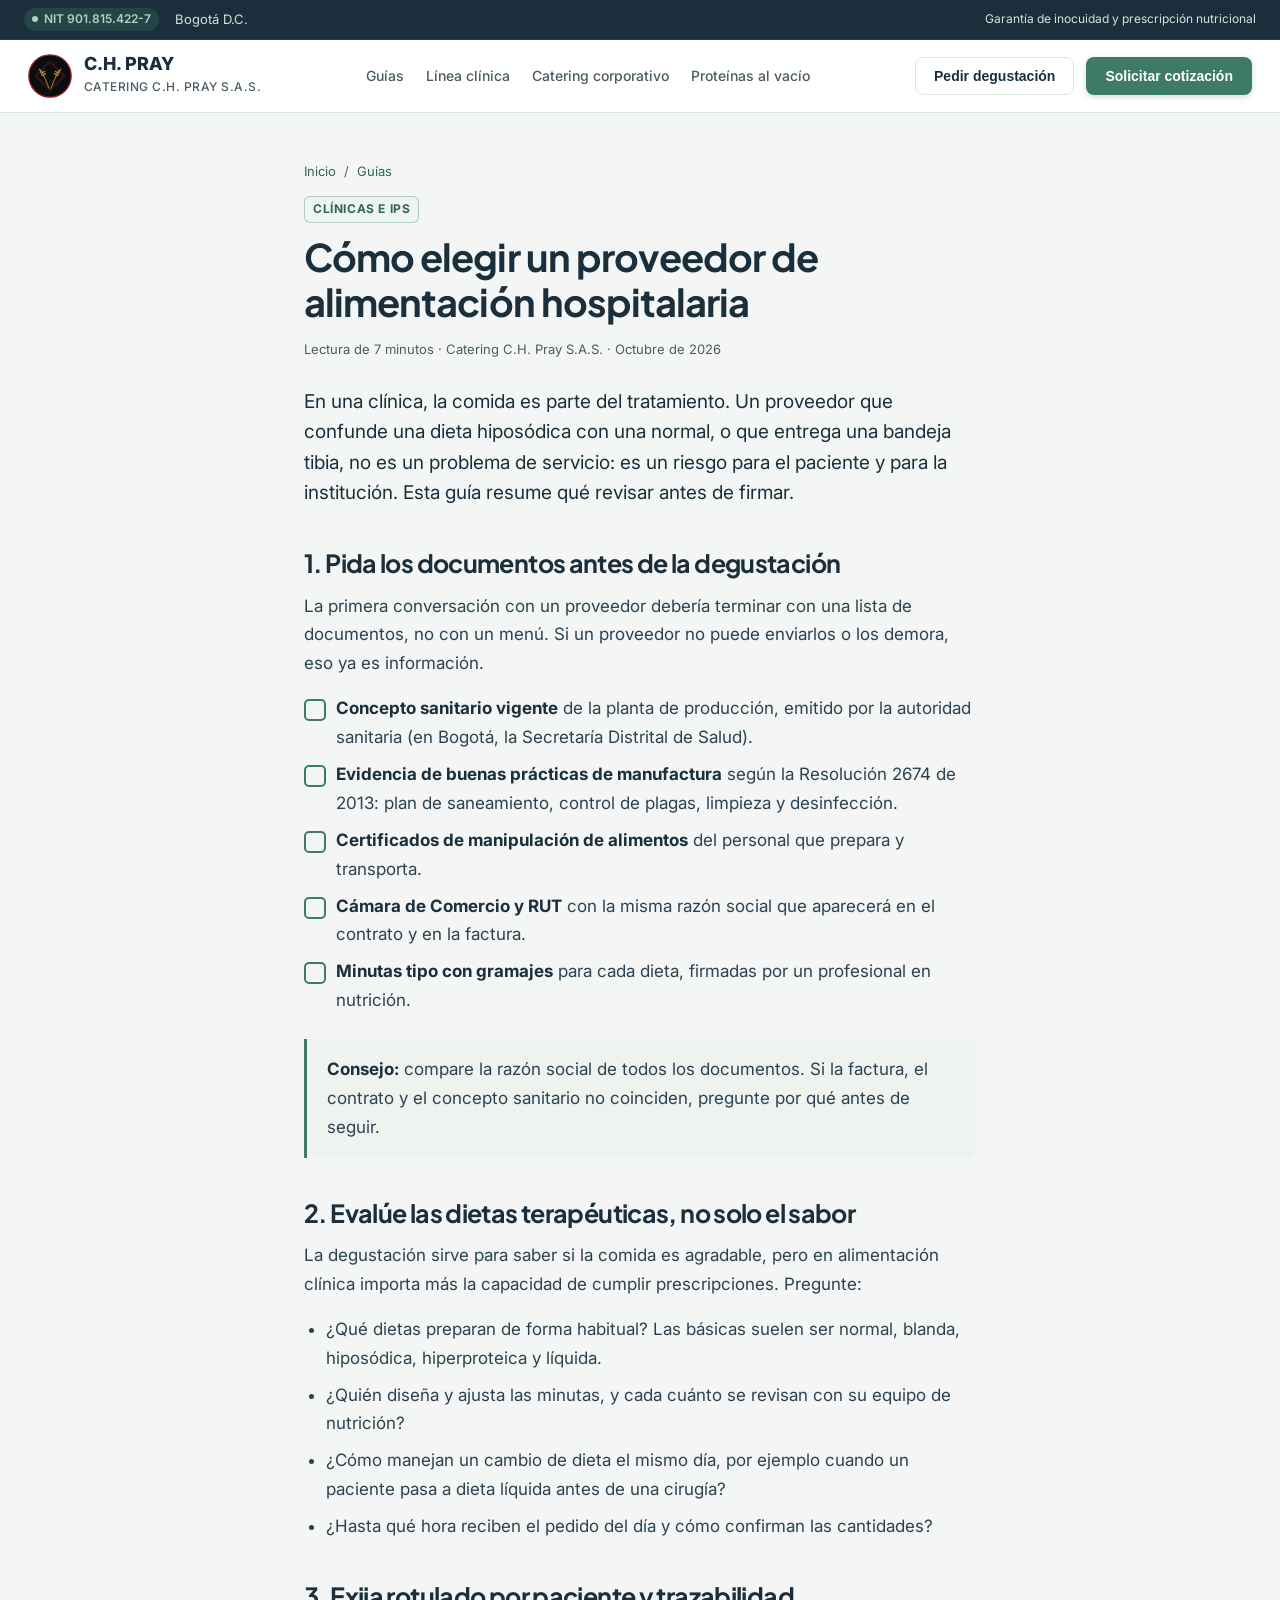
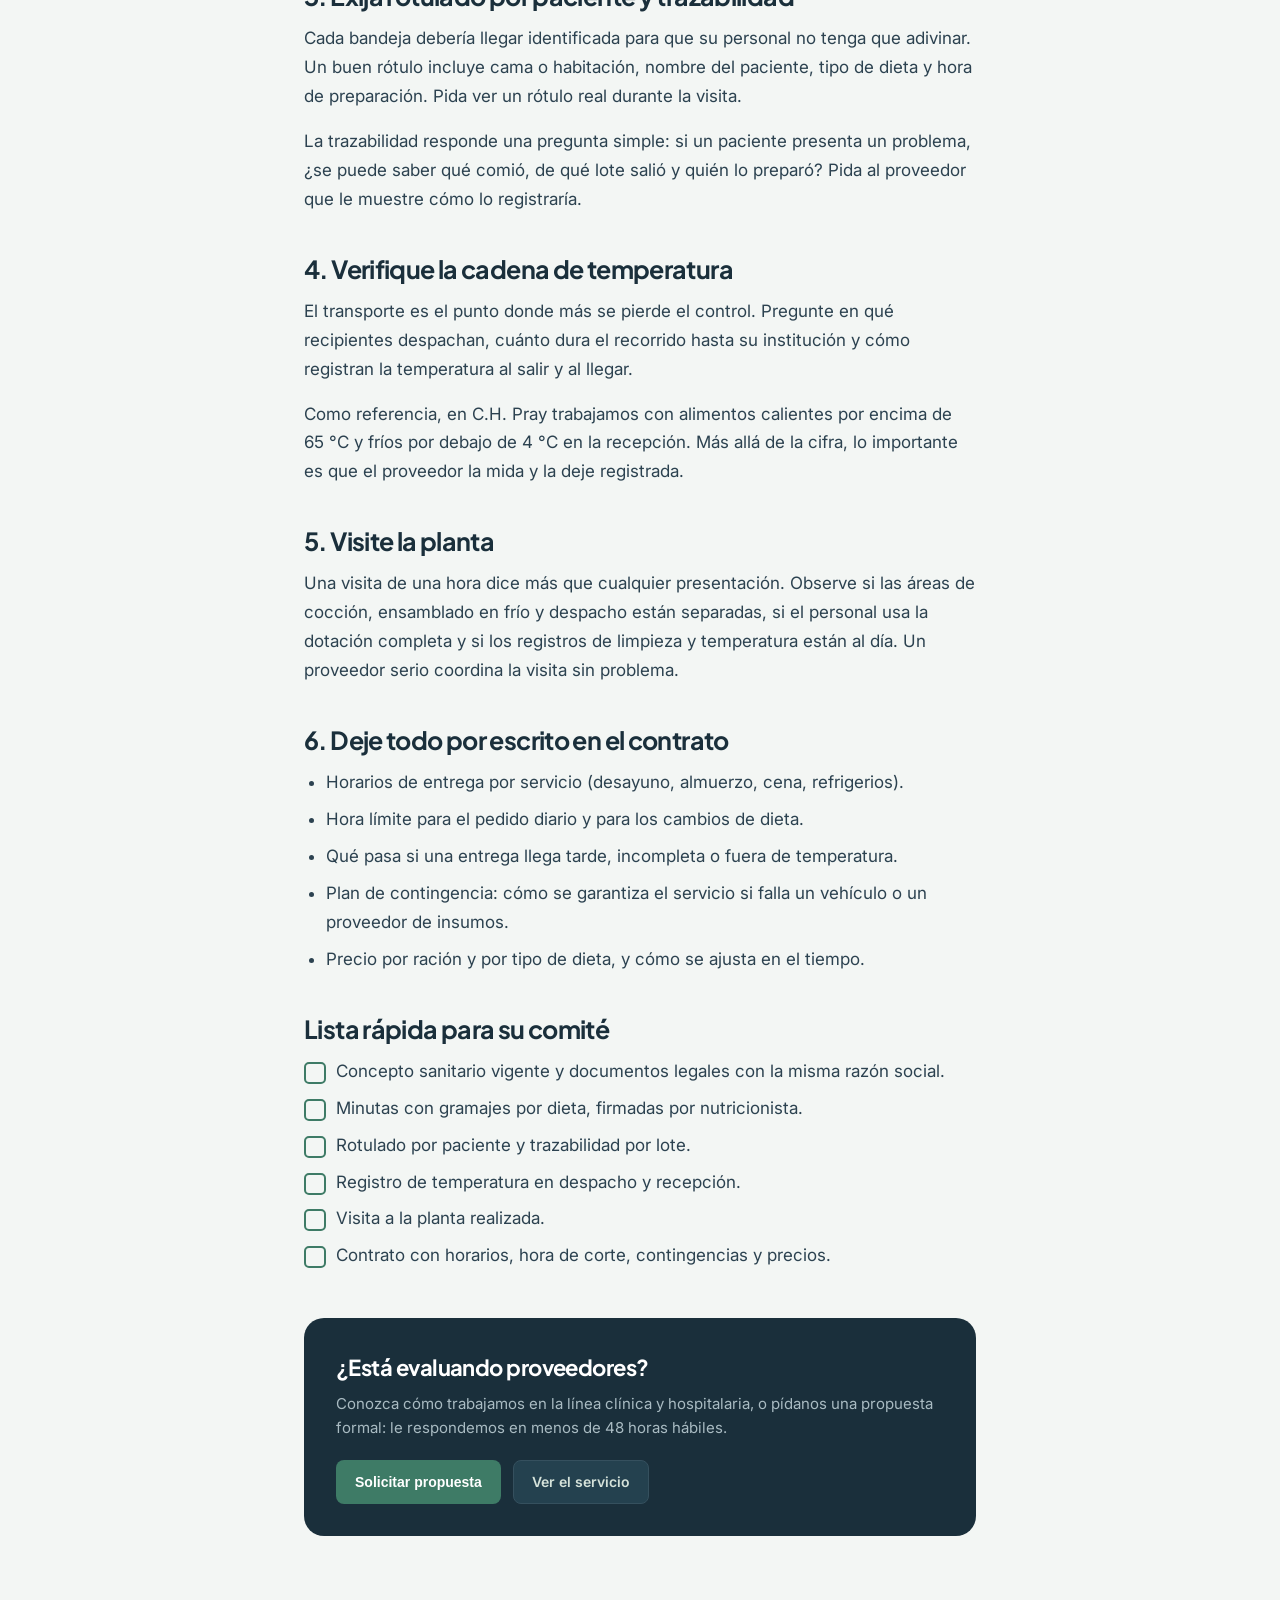
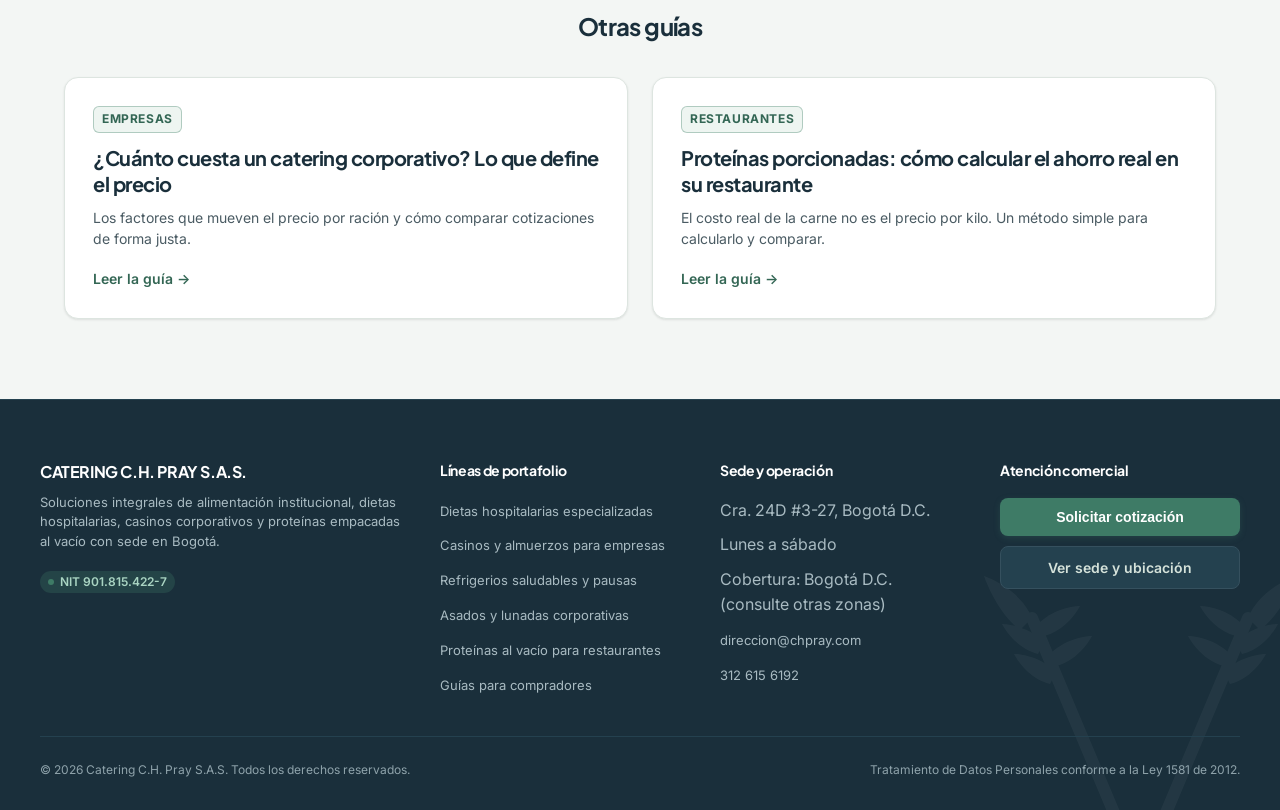
<file: guias/proveedor-alimentacion-hospitalaria/index.html>
<!DOCTYPE html>
<html lang="es">
<head>
  <meta charset="UTF-8">
  <meta name="viewport" content="width=device-width, initial-scale=1.0">
  <title>Cómo elegir un proveedor de alimentación hospitalaria: guía para clínicas | C.H. Pray</title>
  <meta name="description" content="Qué documentos pedir, cómo evaluar las dietas terapéuticas, la trazabilidad y la cadena de frío, y qué dejar por escrito en el contrato antes de elegir el proveedor de alimentación de su clínica o IPS.">
  <link rel="canonical" href="https://saimonproduce.github.io/propuestachpray/guias/proveedor-alimentacion-hospitalaria/">
  <meta property="og:type" content="article">
  <meta property="og:locale" content="es_CO">
  <meta property="og:site_name" content="Catering C.H. Pray S.A.S.">
  <meta property="og:title" content="Cómo elegir un proveedor de alimentación hospitalaria: guía para clínicas | C.H. Pray">
  <meta property="og:description" content="Qué documentos pedir, cómo evaluar las dietas terapéuticas, la trazabilidad y la cadena de frío, y qué dejar por escrito en el contrato antes de elegir el proveedor de alimentación de su clínica o IPS.">
  <meta property="og:url" content="https://saimonproduce.github.io/propuestachpray/guias/proveedor-alimentacion-hospitalaria/">
  <meta name="theme-color" content="#1A2F3B">
  <link rel="icon" href="data:image/svg+xml,%3Csvg xmlns='http://www.w3.org/2000/svg' viewBox='0 0 100 100'%3E%3Crect width='100' height='100' rx='20' fill='%231A2F3B'/%3E%3Ctext x='50' y='66' font-size='46' font-family='Arial' font-weight='700' fill='%23F7F9F6' text-anchor='middle'%3ECH%3C/text%3E%3C/svg%3E">
  <link rel="apple-touch-icon" href="../../apple-touch-icon.png">
  <script type="application/ld+json">
  {
    "@context": "https://schema.org",
    "@graph": [
      {
        "@type": "Article",
        "headline": "Cómo elegir un proveedor de alimentación hospitalaria",
        "description": "Qué documentos pedir, cómo evaluar las dietas terapéuticas, la trazabilidad y la cadena de frío, y qué dejar por escrito en el contrato antes de elegir el proveedor de alimentación de su clínica o IPS.",
        "inLanguage": "es-CO",
        "datePublished": "2026-10-07",
        "dateModified": "2026-10-07",
        "author": {
          "@type": "Organization",
          "name": "Catering C.H. Pray S.A.S.",
          "url": "https://saimonproduce.github.io/propuestachpray/"
        },
        "publisher": {
          "@type": "Organization",
          "name": "Catering C.H. Pray S.A.S.",
          "url": "https://saimonproduce.github.io/propuestachpray/"
        },
        "mainEntityOfPage": "https://saimonproduce.github.io/propuestachpray/guias/proveedor-alimentacion-hospitalaria/"
      },
      {
        "@type": "BreadcrumbList",
        "itemListElement": [
          {
            "@type": "ListItem",
            "position": 1,
            "name": "Inicio",
            "item": "https://saimonproduce.github.io/propuestachpray/"
          },
          {
            "@type": "ListItem",
            "position": 2,
            "name": "Guías",
            "item": "https://saimonproduce.github.io/propuestachpray/guias/"
          },
          {
            "@type": "ListItem",
            "position": 3,
            "name": "Cómo elegir un proveedor de alimentación hospitalaria",
            "item": "https://saimonproduce.github.io/propuestachpray/guias/proveedor-alimentacion-hospitalaria/"
          }
        ]
      }
    ]
  }
  </script>
  <link rel="preconnect" href="https://fonts.googleapis.com">
  <link rel="preconnect" href="https://fonts.gstatic.com" crossorigin>
  <link href="https://fonts.googleapis.com/css2?family=Plus+Jakarta+Sans:wght@400;500;600;700;800&family=Inter:wght@400;500;600&display=swap" rel="stylesheet">
  <link rel="stylesheet" href="../../styles.css?v=40">
</head>
<body class="theme-warm" data-service="Hospitalario">
  <script>(function(){try{if(matchMedia("(prefers-reduced-motion: reduce)").matches)return;document.documentElement.classList.add("intro-on");var fin=function(){var e=document.getElementById("intro");if(e)e.remove();};document.addEventListener("click",fin,{once:true});setTimeout(fin,900);}catch(e){}})();</script>
  <div class="intro" id="intro" aria-hidden="true">
    <svg class="intro-logo" viewBox="0 0 100 100" fill="none" xmlns="http://www.w3.org/2000/svg">
        <circle class="logo-ring" cx="50" cy="50" r="48" fill="#0C0D0E" stroke="#8B1E1E" stroke-width="3"/>
        <rect class="logo-rombo" x="25" y="25" width="50" height="50" transform="rotate(45 50 50)" stroke="#1F2430" stroke-width="2" fill="none"/>
        <rect class="logo-rombo" x="28" y="28" width="44" height="44" transform="rotate(45 50 50)" stroke="#8B1E1E" stroke-width="1.5" fill="none"/>
        <g class="logo-espiga"><path class="logo-tallo" d="M48 78 L32 40" stroke="#C8963E" stroke-width="2" stroke-linecap="round"/>
        <path class="logo-hoja" style="--i:1" d="M32 40 C30 35 24 33 24 33 C24 33 26 39 30 42 Z" fill="#C8963E"/>
        <path class="logo-hoja" style="--i:2" d="M34 44 C31 41 27 41 27 41 C27 41 29 45 33 46 Z" fill="#C8963E"/>
        <path class="logo-hoja" style="--i:3" d="M36 49 C33 46 29 46 29 46 C29 46 31 50 35 51 Z" fill="#C8963E"/>
        <path class="logo-hoja" style="--i:4" d="M33 41 C36 38 40 38 40 38 C40 38 38 42 34 43 Z" fill="#C8963E"/>
        <path class="logo-hoja" style="--i:5" d="M35 46 C38 43 42 43 42 43 C42 43 40 47 36 48 Z" fill="#C8963E"/>
        <path class="logo-tallo" d="M52 78 L68 40" stroke="#C8963E" stroke-width="2" stroke-linecap="round"/>
        <path class="logo-hoja" style="--i:6" d="M68 40 C70 35 76 33 76 33 C76 33 74 39 70 42 Z" fill="#C8963E"/>
        <path class="logo-hoja" style="--i:7" d="M66 44 C69 41 73 41 73 41 C73 41 71 45 67 46 Z" fill="#C8963E"/>
        <path class="logo-hoja" style="--i:8" d="M64 49 C67 46 71 46 71 46 C71 46 69 50 65 51 Z" fill="#C8963E"/>
        <path class="logo-hoja" style="--i:9" d="M67 41 C64 38 60 38 60 38 C60 38 62 42 66 43 Z" fill="#C8963E"/>
        <path class="logo-hoja" style="--i:10" d="M65 46 C62 43 58 43 58 43 C58 43 60 47 64 48 Z" fill="#C8963E"/>
      </g>
      </svg>
  </div>
  <a class="skip-link" href="#main-content">Saltar al contenido</a>

  <!-- BARRA DE CONFIANZA -->
  <div class="top-bar">
    <div class="top-bar-tags">
      <span class="badge-pill">NIT 901.815.422-7</span>
      <span>Bogotá D.C.</span>
    </div>
    <div style="font-size: 12px;">
      Garantía de inocuidad y prescripción nutricional
    </div>
  </div>

  <!-- HEADER -->
  <header>
    <a href="../../" class="brand-wrap" aria-label="C.H. Pray, ir al inicio">
      <svg class="brand-logo-svg" viewBox="0 0 100 100" fill="none" xmlns="http://www.w3.org/2000/svg">
        <circle cx="50" cy="50" r="48" fill="#0C0D0E" stroke="#8B1E1E" stroke-width="3"/>
        <rect x="25" y="25" width="50" height="50" transform="rotate(45 50 50)" stroke="#1F2430" stroke-width="2" fill="none"/>
        <rect x="28" y="28" width="44" height="44" transform="rotate(45 50 50)" stroke="#8B1E1E" stroke-width="1.5" fill="none"/>
        <path d="M48 78 L32 40" stroke="#C8963E" stroke-width="2" stroke-linecap="round"/>
        <path d="M32 40 C30 35 24 33 24 33 C24 33 26 39 30 42 Z" fill="#C8963E"/>
        <path d="M34 44 C31 41 27 41 27 41 C27 41 29 45 33 46 Z" fill="#C8963E"/>
        <path d="M36 49 C33 46 29 46 29 46 C29 46 31 50 35 51 Z" fill="#C8963E"/>
        <path d="M33 41 C36 38 40 38 40 38 C40 38 38 42 34 43 Z" fill="#C8963E"/>
        <path d="M35 46 C38 43 42 43 42 43 C42 43 40 47 36 48 Z" fill="#C8963E"/>
        <path d="M52 78 L68 40" stroke="#C8963E" stroke-width="2" stroke-linecap="round"/>
        <path d="M68 40 C70 35 76 33 76 33 C76 33 74 39 70 42 Z" fill="#C8963E"/>
        <path d="M66 44 C69 41 73 41 73 41 C73 41 71 45 67 46 Z" fill="#C8963E"/>
        <path d="M64 49 C67 46 71 46 71 46 C71 46 69 50 65 51 Z" fill="#C8963E"/>
        <path d="M67 41 C64 38 60 38 60 38 C60 38 62 42 66 43 Z" fill="#C8963E"/>
        <path d="M65 46 C62 43 58 43 58 43 C58 43 60 47 64 48 Z" fill="#C8963E"/>
      </svg>
      <div>
        <span class="brand-title">C.H. PRAY</span>
        <span class="brand-sub">CATERING C.H. PRAY S.A.S.</span>
      </div>
    </a>
    <nav>
      <a href="../../guias/">Guías</a>
      <a href="../../alimentacion-hospitalaria/">Línea clínica</a>
      <a href="../../catering-corporativo/">Catering corporativo</a>
      <a href="../../proteinas-al-vacio/">Proteínas al vacío</a>
      <span class="nav-indicator" aria-hidden="true"></span>
    </nav>

    <div class="header-actions">
      <button class="btn btn-secondary" onclick="openQuoteModal('degustacion')">Pedir degustación</button>
      <button class="btn btn-primary" onclick="openQuoteModal('cotizacion')"><span class="hide-narrow">Solicitar cotización</span><span class="show-narrow">Cotizar</span></button>
    </div>
  </header>

  <main id="main-content">
    <article class="article">
      <p class="breadcrumb">
        <a href="../../">Inicio</a><span aria-hidden="true">/</span><a href="../">Guías</a>
      </p>
      <span class="panel-badge">Clínicas e IPS</span>
      <h1>Cómo elegir un proveedor de alimentación hospitalaria</h1>
      <p class="article-meta">Lectura de 7 minutos · Catering C.H. Pray S.A.S. · Octubre de 2026</p>
      <p class="lead">En una clínica, la comida es parte del tratamiento. Un proveedor que confunde una dieta hiposódica con una normal, o que entrega una bandeja tibia, no es un problema de servicio: es un riesgo para el paciente y para la institución. Esta guía resume qué revisar antes de firmar.</p>

      <div class="article-body">
<h2>1. Pida los documentos antes de la degustación</h2>
<p>La primera conversación con un proveedor debería terminar con una lista de documentos, no con un menú. Si un proveedor no puede enviarlos o los demora, eso ya es información.</p>
<ul class="checklist">
  <li><strong>Concepto sanitario vigente</strong> de la planta de producción, emitido por la autoridad sanitaria (en Bogotá, la Secretaría Distrital de Salud).</li>
  <li><strong>Evidencia de buenas prácticas de manufactura</strong> según la Resolución 2674 de 2013: plan de saneamiento, control de plagas, limpieza y desinfección.</li>
  <li><strong>Certificados de manipulación de alimentos</strong> del personal que prepara y transporta.</li>
  <li><strong>Cámara de Comercio y RUT</strong> con la misma razón social que aparecerá en el contrato y en la factura.</li>
  <li><strong>Minutas tipo con gramajes</strong> para cada dieta, firmadas por un profesional en nutrición.</li>
</ul>
<div class="callout"><p><strong>Consejo:</strong> compare la razón social de todos los documentos. Si la factura, el contrato y el concepto sanitario no coinciden, pregunte por qué antes de seguir.</p></div>

<h2>2. Evalúe las dietas terapéuticas, no solo el sabor</h2>
<p>La degustación sirve para saber si la comida es agradable, pero en alimentación clínica importa más la capacidad de cumplir prescripciones. Pregunte:</p>
<ul>
  <li>¿Qué dietas preparan de forma habitual? Las básicas suelen ser normal, blanda, hiposódica, hiperproteica y líquida.</li>
  <li>¿Quién diseña y ajusta las minutas, y cada cuánto se revisan con su equipo de nutrición?</li>
  <li>¿Cómo manejan un cambio de dieta el mismo día, por ejemplo cuando un paciente pasa a dieta líquida antes de una cirugía?</li>
  <li>¿Hasta qué hora reciben el pedido del día y cómo confirman las cantidades?</li>
</ul>

<h2>3. Exija rotulado por paciente y trazabilidad</h2>
<p>Cada bandeja debería llegar identificada para que su personal no tenga que adivinar. Un buen rótulo incluye cama o habitación, nombre del paciente, tipo de dieta y hora de preparación. Pida ver un rótulo real durante la visita.</p>
<p>La trazabilidad responde una pregunta simple: si un paciente presenta un problema, ¿se puede saber qué comió, de qué lote salió y quién lo preparó? Pida al proveedor que le muestre cómo lo registraría.</p>

<h2>4. Verifique la cadena de temperatura</h2>
<p>El transporte es el punto donde más se pierde el control. Pregunte en qué recipientes despachan, cuánto dura el recorrido hasta su institución y cómo registran la temperatura al salir y al llegar.</p>
<p>Como referencia, en C.H. Pray trabajamos con alimentos calientes por encima de 65 °C y fríos por debajo de 4 °C en la recepción. Más allá de la cifra, lo importante es que el proveedor la mida y la deje registrada.</p>

<h2>5. Visite la planta</h2>
<p>Una visita de una hora dice más que cualquier presentación. Observe si las áreas de cocción, ensamblado en frío y despacho están separadas, si el personal usa la dotación completa y si los registros de limpieza y temperatura están al día. Un proveedor serio coordina la visita sin problema.</p>

<h2>6. Deje todo por escrito en el contrato</h2>
<ul>
  <li>Horarios de entrega por servicio (desayuno, almuerzo, cena, refrigerios).</li>
  <li>Hora límite para el pedido diario y para los cambios de dieta.</li>
  <li>Qué pasa si una entrega llega tarde, incompleta o fuera de temperatura.</li>
  <li>Plan de contingencia: cómo se garantiza el servicio si falla un vehículo o un proveedor de insumos.</li>
  <li>Precio por ración y por tipo de dieta, y cómo se ajusta en el tiempo.</li>
</ul>

<h2>Lista rápida para su comité</h2>
<ul class="checklist">
  <li>Concepto sanitario vigente y documentos legales con la misma razón social.</li>
  <li>Minutas con gramajes por dieta, firmadas por nutricionista.</li>
  <li>Rotulado por paciente y trazabilidad por lote.</li>
  <li>Registro de temperatura en despacho y recepción.</li>
  <li>Visita a la planta realizada.</li>
  <li>Contrato con horarios, hora de corte, contingencias y precios.</li>
</ul>
      </div>

      <aside class="article-cta">
        <h2>¿Está evaluando proveedores?</h2>
        <p>Conozca cómo trabajamos en la línea clínica y hospitalaria, o pídanos una propuesta formal: le respondemos en menos de 48 horas hábiles.</p>
        <div style="display: flex; gap: 12px; flex-wrap: wrap;">
          <button class="btn btn-gold" onclick="openQuoteModal('clinico')">Solicitar propuesta</button>
          <a class="btn btn-secondary" href="../../alimentacion-hospitalaria/">Ver el servicio</a>
        </div>
      </aside>
    </article>

    <section class="page-section" style="margin-top: 48px;">
      <div class="section-title-wrap"><h2 style="font-size: 24px;">Otras guías</h2></div>
      <div class="guide-grid guide-grid-2">
        <a class="guide-card" href="../costo-catering-corporativo/">
          <span class="panel-badge">Empresas</span>
          <h2>¿Cuánto cuesta un catering corporativo? Lo que define el precio</h2>
          <p>Los factores que mueven el precio por ración y cómo comparar cotizaciones de forma justa.</p>
          <span class="guide-more">Leer la guía →</span>
        </a>
        <a class="guide-card" href="../ahorro-proteinas-porcionadas/">
          <span class="panel-badge">Restaurantes</span>
          <h2>Proteínas porcionadas: cómo calcular el ahorro real en su restaurante</h2>
          <p>El costo real de la carne no es el precio por kilo. Un método simple para calcularlo y comparar.</p>
          <span class="guide-more">Leer la guía →</span>
        </a>
      </div>
    </section>
  </main>

  <!-- MODAL DE COTIZACIÓN EN 3 PASOS -->
  <a class="wa-float" id="waFloat" href="https://wa.me/573126156192?text=Hola%2C%20quisiera%20informaci%C3%B3n%20sobre%20sus%20servicios%20de%20alimentaci%C3%B3n." target="_blank" rel="noopener" aria-label="Escríbanos por WhatsApp">
    <span class="wa-float-icon"><svg viewBox="0 0 24 24" fill="currentColor" aria-hidden="true"><path d="M17.472 14.382c-.297-.149-1.758-.867-2.03-.967-.273-.099-.471-.148-.67.15-.197.297-.767.966-.94 1.164-.173.199-.347.223-.644.075-.297-.15-1.255-.463-2.39-1.475-.883-.788-1.48-1.761-1.653-2.059-.173-.297-.018-.458.13-.606.134-.133.298-.347.446-.52.149-.174.198-.298.298-.497.099-.198.05-.371-.025-.52-.075-.149-.669-1.612-.916-2.207-.242-.579-.487-.5-.669-.51-.173-.008-.371-.01-.57-.01-.198 0-.52.074-.792.372-.272.297-1.04 1.016-1.04 2.479 0 1.462 1.065 2.875 1.213 3.074.149.198 2.096 3.2 5.077 4.487.709.306 1.262.489 1.694.625.712.227 1.36.195 1.871.118.571-.085 1.758-.719 2.006-1.413.248-.694.248-1.289.173-1.413-.074-.124-.272-.198-.57-.347m-5.421 7.403h-.004a9.87 9.87 0 01-5.031-1.378l-.361-.214-3.741.982.998-3.648-.235-.374a9.86 9.86 0 01-1.51-5.26c.001-5.45 4.436-9.884 9.888-9.884 2.64 0 5.122 1.03 6.988 2.898a9.825 9.825 0 012.893 6.994c-.003 5.45-4.437 9.884-9.885 9.884m8.413-18.297A11.815 11.815 0 0012.05 0C5.495 0 .16 5.335.157 11.892c0 2.096.547 4.142 1.588 5.945L.057 24l6.305-1.654a11.882 11.882 0 005.683 1.448h.005c6.554 0 11.89-5.335 11.893-11.893a11.821 11.821 0 00-3.48-8.413Z"/></svg></span>
    <span class="wa-float-text">
      <span class="wa-float-kicker">WhatsApp</span>
      <span class="wa-float-label">Escríbanos ahora</span>
    </span>
    <svg class="wa-float-arrow" viewBox="0 0 16 16" fill="none" stroke="currentColor" stroke-width="2" stroke-linecap="round" stroke-linejoin="round" aria-hidden="true"><path d="M3 8h10M9 4l4 4-4 4"/></svg>
  </a>

  <!-- FOOTER -->
  <footer>
    <div class="footer-grid">
      <div class="footer-col">
        <h5 style="color: #FFFFFF; font-size: 16px; margin-bottom: 8px;">CATERING C.H. PRAY S.A.S.</h5>
        <p style="font-size: 13px; color: #A9BBC2; margin-bottom: 16px; line-height: 1.5;">
          Soluciones integrales de alimentación institucional, dietas hospitalarias, casinos corporativos y proteínas empacadas al vacío con sede en Bogotá.
        </p>
        <span class="badge-pill" style="background: rgba(62, 123, 102, 0.28); color: #A9D4C2;">
          NIT 901.815.422-7
        </span>
      </div>

      <div class="footer-col">
        <h5>Líneas de portafolio</h5>
        <ul class="footer-links">
          <li><a href="../../alimentacion-hospitalaria/">Dietas hospitalarias especializadas</a></li>
          <li><a href="../../catering-corporativo/">Casinos y almuerzos para empresas</a></li>
          <li><a href="../../catering-corporativo/">Refrigerios saludables y pausas</a></li>
          <li><a href="../../asados-corporativos/">Asados y lunadas corporativas</a></li>
          <li><a href="../../proteinas-al-vacio/">Proteínas al vacío para restaurantes</a></li>
          <li><a href="../../guias/">Guías para compradores</a></li>
        </ul>
      </div>

      <div class="footer-col">
        <h5>Sede y operación</h5>
        <ul class="footer-links">
          <li>Cra. 24D #3-27, Bogotá D.C.</li>
          <li>Lunes a sábado</li>
          <li>Cobertura: Bogotá D.C. (consulte otras zonas)</li>
          <li><a href="mailto:direccion@chpray.com">direccion@chpray.com</a></li>
          <li><a href="tel:+573126156192">312 615 6192</a></li>
        </ul>
      </div>

      <div class="footer-col">
        <h5>Atención comercial</h5>
        <button class="btn btn-primary" style="width: 100%; margin-bottom: 10px;" onclick="openQuoteModal('cotizacion')">
          Solicitar cotización
        </button>
        <a href="../../#contacto" class="btn btn-secondary" style="width: 100%; border-color: #35505E; color: #D5E2DA; background: var(--navy-soft);">
          Ver sede y ubicación
        </a>
      </div>
    </div>

    <div class="footer-bottom">
      <div>© 2026 Catering C.H. Pray S.A.S. Todos los derechos reservados.</div>
      <div>Tratamiento de Datos Personales conforme a la Ley 1581 de 2012.</div>
    </div>
  </footer>

  <script src="../../app.js?v=18"></script>
</body>
</html>
</file>
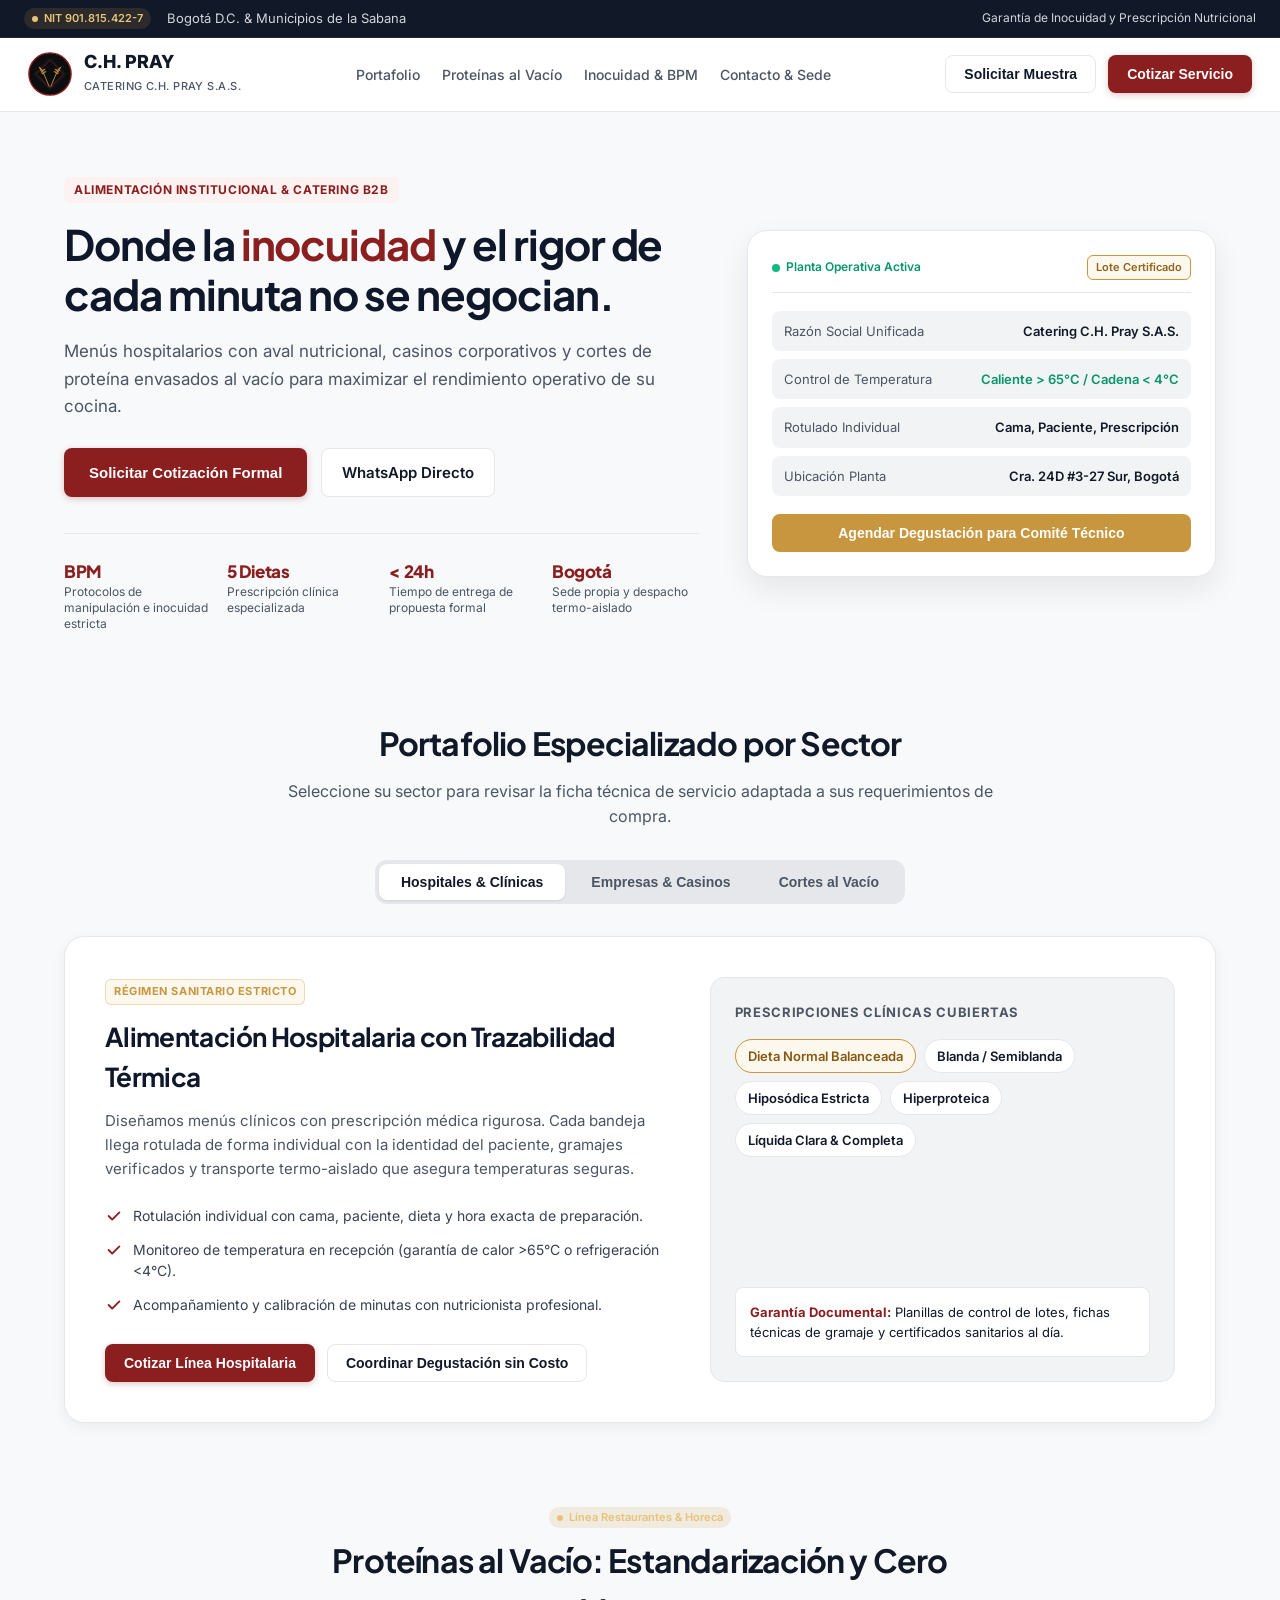
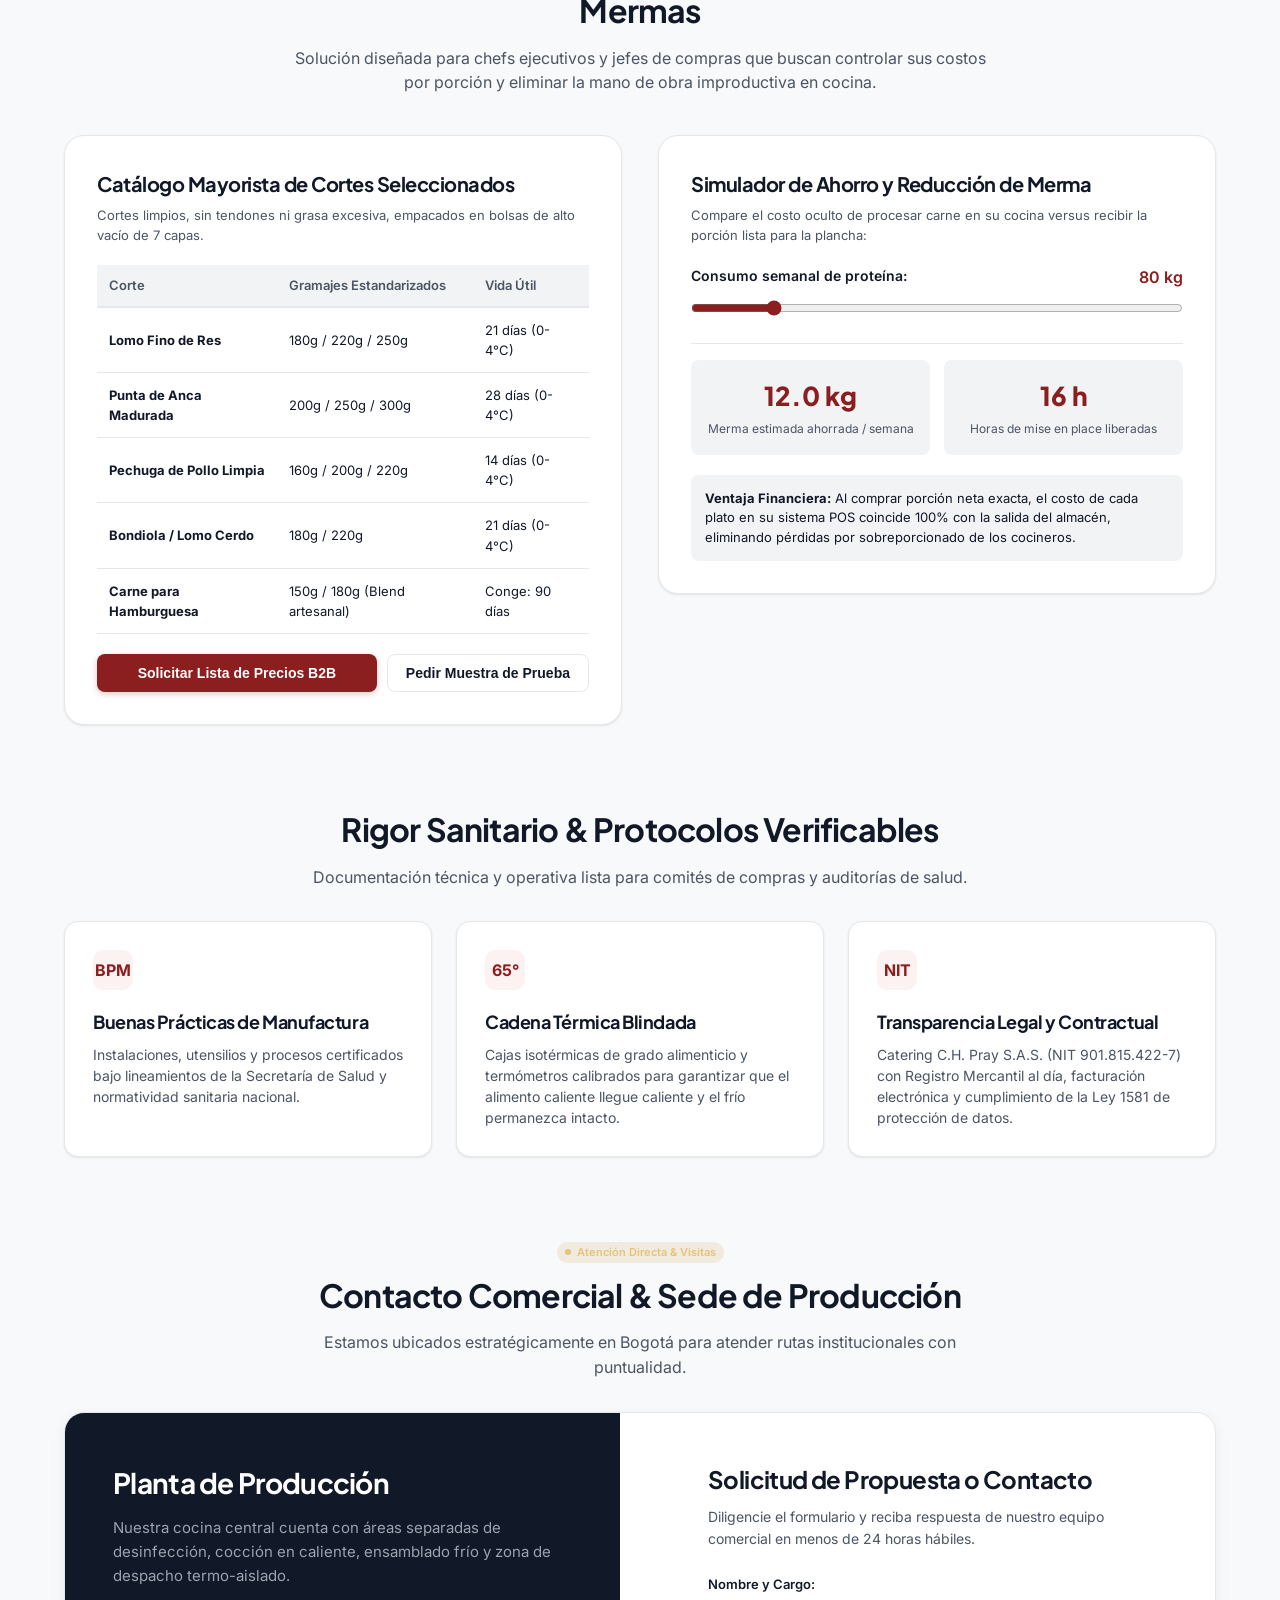
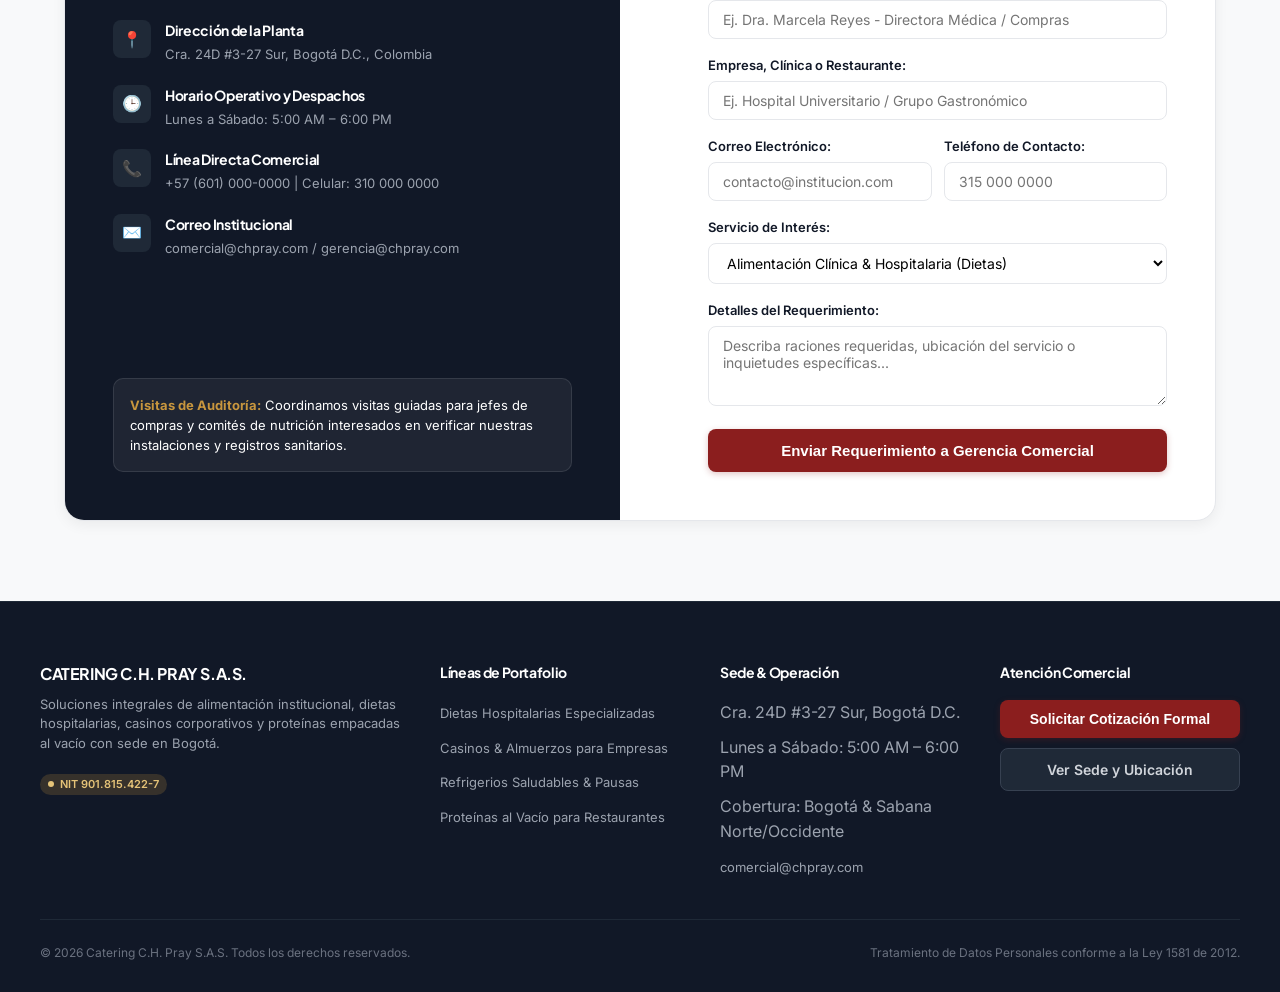
<file: gemini-code-1791220529291.html>
<!DOCTYPE html>
<html lang="es">
<head>
  <meta charset="UTF-8">
  <meta name="viewport" content="width=device-width, initial-scale=1.0">
  <title>Catering C.H. Pray S.A.S. | Alimentación Institucional y Catering B2B</title>
  <link rel="preconnect" href="https://fonts.googleapis.com">
  <link rel="preconnect" href="https://fonts.gstatic.com" crossorigin>
  <link href="https://fonts.googleapis.com/css2?family=Plus+Jakarta+Sans:wght@400;500;600;700;800&family=Inter:wght@400;500;600&display=swap" rel="stylesheet">
  <style>
    :root {
      --bg: #F8F9FA;
      --surface: #FFFFFF;
      --surface-subtle: #F1F3F5;
      --border: #E5E7EB;
      --border-focus: #C8963E;
      --text-main: #111827;
      --text-muted: #4B5563;
      --text-light: #9CA3AF;
      --crimson: #8B1E1E;
      --crimson-hover: #731818;
      --crimson-subtle: #FDF2F2;
      --gold: #C8963E;
      --gold-subtle: #FDF8ED;
      --dark-card: #18191D;
      --radius-sm: 8px;
      --radius-md: 14px;
      --radius-lg: 20px;
      --shadow-sm: 0 1px 3px rgba(0,0,0,0.06), 0 1px 2px rgba(0,0,0,0.04);
      --shadow-md: 0 4px 14px rgba(0,0,0,0.06);
      --shadow-lg: 0 12px 30px rgba(0,0,0,0.08);
      --spring-easing: cubic-bezier(0.34, 1.56, 0.64, 1);
      --smooth-easing: cubic-bezier(0.23, 1, 0.32, 1);
    }

    * {
      box-sizing: border-box;
      margin: 0;
      padding: 0;
      -webkit-font-smoothing: antialiased;
    }

    html {
      scroll-behavior: smooth;
    }

    body {
      background-color: var(--bg);
      color: var(--text-main);
      font-family: 'Inter', -apple-system, BlinkMacSystemFont, sans-serif;
      line-height: 1.55;
      overflow-x: hidden;
    }

    h1, h2, h3, h4, h5 {
      font-family: 'Plus Jakarta Sans', sans-serif;
      color: var(--text-main);
      font-weight: 700;
      letter-spacing: -0.025em;
    }

    /* BARRA SUPERIOR */
    .top-bar {
      background: #111827;
      color: #D1D5DB;
      font-size: 13px;
      padding: 8px 24px;
      display: flex;
      justify-content: space-between;
      align-items: center;
      border-bottom: 1px solid #1F2937;
    }

    .top-bar-tags {
      display: flex;
      gap: 16px;
      align-items: center;
    }

    .badge-pill {
      display: inline-flex;
      align-items: center;
      gap: 6px;
      background: rgba(200, 150, 62, 0.15);
      color: #E5C378;
      padding: 2px 8px;
      border-radius: 999px;
      font-size: 11px;
      font-weight: 600;
    }

    .badge-pill::before {
      content: "";
      width: 6px;
      height: 6px;
      border-radius: 50%;
      background: #E5C378;
    }

    /* HEADER */
    header {
      position: sticky;
      top: 0;
      z-index: 50;
      background: rgba(255, 255, 255, 0.94);
      backdrop-filter: blur(12px);
      -webkit-backdrop-filter: blur(12px);
      border-bottom: 1px solid var(--border);
      padding: 14px 28px;
      display: flex;
      justify-content: space-between;
      align-items: center;
    }

    .brand-wrap {
      display: flex;
      align-items: center;
      gap: 12px;
      text-decoration: none;
    }

    .brand-logo-svg {
      width: 44px;
      height: 44px;
      flex-shrink: 0;
    }

    .brand-title {
      font-size: 18px;
      font-weight: 800;
      color: var(--text-main);
      display: block;
      line-height: 1.1;
    }

    .brand-sub {
      font-size: 11px;
      color: var(--text-muted);
      font-weight: 500;
      letter-spacing: 0.04em;
    }

    nav {
      display: flex;
      gap: 22px;
      align-items: center;
    }

    nav a {
      color: var(--text-muted);
      text-decoration: none;
      font-size: 14px;
      font-weight: 500;
      transition: color 0.15s ease;
    }

    nav a:hover {
      color: var(--crimson);
    }

    .header-actions {
      display: flex;
      gap: 12px;
      align-items: center;
    }

    /* BOTONES */
    .btn {
      display: inline-flex;
      align-items: center;
      justify-content: center;
      gap: 8px;
      padding: 10px 18px;
      font-size: 14px;
      font-weight: 600;
      border-radius: var(--radius-sm);
      cursor: pointer;
      border: 1px solid transparent;
      text-decoration: none;
      transition: transform 0.1s ease-out, background-color 0.15s ease, border-color 0.15s ease;
      user-select: none;
      -webkit-user-select: none;
    }

    .btn:active {
      transform: scale(0.97);
    }

    .btn-primary {
      background: var(--crimson);
      color: #FFFFFF;
      box-shadow: 0 2px 6px rgba(139, 30, 30, 0.25);
    }

    .btn-primary:hover {
      background: var(--crimson-hover);
    }

    .btn-secondary {
      background: var(--surface);
      color: var(--text-main);
      border-color: var(--border);
    }

    .btn-secondary:hover {
      background: var(--surface-subtle);
      border-color: #D1D5DB;
    }

    .btn-gold {
      background: var(--gold);
      color: #FFFFFF;
    }

    .btn-gold:hover {
      background: #B68430;
    }

    /* HERO */
    .hero {
      max-width: 1200px;
      margin: 0 auto;
      padding: 64px 24px 48px;
      display: grid;
      grid-template-columns: 1.15fr 0.85fr;
      gap: 48px;
      align-items: center;
    }

    .hero-tagline {
      display: inline-flex;
      align-items: center;
      gap: 8px;
      background: var(--crimson-subtle);
      color: var(--crimson);
      font-size: 12px;
      font-weight: 700;
      text-transform: uppercase;
      letter-spacing: 0.05em;
      padding: 4px 10px;
      border-radius: 6px;
      margin-bottom: 16px;
    }

    .hero h1 {
      font-size: 42px;
      line-height: 1.18;
      margin-bottom: 20px;
      color: #0F172A;
    }

    .hero h1 span {
      color: var(--crimson);
    }

    .hero p {
      font-size: 17px;
      color: var(--text-muted);
      line-height: 1.6;
      margin-bottom: 28px;
    }

    .hero-ctas {
      display: flex;
      gap: 14px;
      margin-bottom: 36px;
      flex-wrap: wrap;
    }

    .trust-strip {
      display: grid;
      grid-template-columns: repeat(4, 1fr);
      gap: 16px;
      border-top: 1px solid var(--border);
      padding-top: 24px;
    }

    .trust-item h4 {
      font-size: 17px;
      font-weight: 800;
      color: var(--crimson);
    }

    .trust-item p {
      font-size: 12px;
      color: var(--text-muted);
      margin-bottom: 0;
      line-height: 1.3;
    }

    .hero-card {
      background: var(--surface);
      border: 1px solid var(--border);
      border-radius: var(--radius-lg);
      padding: 24px;
      box-shadow: var(--shadow-lg);
    }

    .hero-card-header {
      display: flex;
      justify-content: space-between;
      align-items: center;
      margin-bottom: 18px;
      padding-bottom: 12px;
      border-bottom: 1px solid var(--border);
    }

    .dot-badge {
      display: flex;
      align-items: center;
      gap: 6px;
      font-size: 12px;
      font-weight: 600;
      color: #059669;
    }

    .dot-badge::before {
      content: "";
      width: 8px;
      height: 8px;
      background: #10B981;
      border-radius: 50%;
    }

    .badge-gold-outline {
      border: 1px solid var(--gold);
      color: #92641A;
      background: var(--gold-subtle);
      font-size: 11px;
      font-weight: 600;
      padding: 3px 8px;
      border-radius: 6px;
    }

    .info-row {
      display: flex;
      justify-content: space-between;
      padding: 10px 12px;
      background: var(--surface-subtle);
      border-radius: var(--radius-sm);
      font-size: 13px;
      margin-bottom: 8px;
    }

    .info-row span:first-child {
      color: var(--text-muted);
    }

    .info-row span:last-child {
      font-weight: 600;
      color: var(--text-main);
    }

    /* PESTAÑAS (TABS) */
    .tabs-section {
      max-width: 1200px;
      margin: 40px auto;
      padding: 0 24px;
    }

    .section-title-wrap {
      text-align: center;
      max-width: 720px;
      margin: 0 auto 32px;
    }

    .section-title-wrap h2 {
      font-size: 32px;
      margin-bottom: 10px;
    }

    .section-title-wrap p {
      color: var(--text-muted);
      font-size: 16px;
    }

    .tab-nav-wrapper {
      display: flex;
      justify-content: center;
      margin-bottom: 32px;
    }

    .tab-bar {
      position: relative;
      display: inline-flex;
      background: #E5E7EB;
      padding: 4px;
      border-radius: 12px;
      gap: 4px;
    }

    .tab-btn {
      position: relative;
      z-index: 2;
      border: none;
      background: transparent;
      padding: 10px 22px;
      font-size: 14px;
      font-weight: 600;
      color: var(--text-muted);
      border-radius: 8px;
      cursor: pointer;
      transition: color 0.15s ease;
      user-select: none;
    }

    .tab-btn.active {
      color: var(--text-main);
    }

    .tab-indicator {
      position: absolute;
      top: 4px;
      left: 4px;
      bottom: 4px;
      background: var(--surface);
      border-radius: 8px;
      box-shadow: var(--shadow-sm);
      transition: transform 0.28s var(--spring-easing), width 0.28s var(--spring-easing);
      z-index: 1;
      pointer-events: none;
    }

    .tab-panel {
      display: none;
      background: var(--surface);
      border: 1px solid var(--border);
      border-radius: var(--radius-lg);
      padding: 40px;
      box-shadow: var(--shadow-md);
      opacity: 0;
      transform: scale(0.985);
      transition: opacity 0.22s var(--smooth-easing), transform 0.25s var(--smooth-easing);
    }

    .tab-panel.active {
      display: grid;
      grid-template-columns: 1.1fr 0.9fr;
      gap: 36px;
      opacity: 1;
      transform: scale(1);
    }

    .panel-content h3 {
      font-size: 26px;
      margin-bottom: 12px;
      color: #0F172A;
    }

    .panel-badge {
      display: inline-block;
      font-size: 11px;
      font-weight: 700;
      color: var(--gold);
      background: var(--gold-subtle);
      border: 1px solid rgba(200, 150, 62, 0.3);
      padding: 3px 8px;
      border-radius: 6px;
      margin-bottom: 12px;
      text-transform: uppercase;
      letter-spacing: 0.05em;
    }

    .panel-content p {
      color: var(--text-muted);
      font-size: 15px;
      line-height: 1.6;
      margin-bottom: 24px;
    }

    .specs-list {
      list-style: none;
      display: flex;
      flex-direction: column;
      gap: 12px;
      margin-bottom: 28px;
    }

    .specs-list li {
      display: flex;
      align-items: flex-start;
      gap: 10px;
      font-size: 14px;
      color: #374151;
    }

    .specs-list li svg {
      width: 18px;
      height: 18px;
      fill: var(--crimson);
      flex-shrink: 0;
      margin-top: 2px;
    }

    .panel-display-card {
      background: var(--surface-subtle);
      border: 1px solid var(--border);
      border-radius: var(--radius-md);
      padding: 24px;
      display: flex;
      flex-direction: column;
      justify-content: space-between;
    }

    .panel-display-header {
      font-size: 13px;
      font-weight: 700;
      color: var(--text-muted);
      text-transform: uppercase;
      letter-spacing: 0.05em;
      margin-bottom: 16px;
    }

    .diet-badge-group {
      display: flex;
      flex-wrap: wrap;
      gap: 8px;
      margin-bottom: 20px;
    }

    .diet-tag {
      background: var(--surface);
      border: 1px solid var(--border);
      padding: 6px 12px;
      border-radius: 20px;
      font-size: 13px;
      font-weight: 600;
      color: var(--text-main);
    }

    .diet-tag.highlight {
      border-color: var(--gold);
      background: var(--gold-subtle);
      color: #87570F;
    }

    /* SECCION ESPECIFICA: PROTEINAS AL VACIO */
    .proteins-section {
      max-width: 1200px;
      margin: 80px auto;
      padding: 0 24px;
    }

    .proteins-grid {
      display: grid;
      grid-template-columns: 1fr 1fr;
      gap: 36px;
      align-items: start;
      margin-top: 40px;
    }

    .catalog-card {
      background: var(--surface);
      border: 1px solid var(--border);
      border-radius: var(--radius-lg);
      padding: 32px;
      box-shadow: var(--shadow-sm);
    }

    .catalog-table {
      width: 100%;
      border-collapse: collapse;
      margin: 20px 0;
      font-size: 13px;
    }

    .catalog-table th {
      text-align: left;
      padding: 10px 12px;
      background: var(--surface-subtle);
      border-bottom: 2px solid var(--border);
      color: var(--text-muted);
      font-weight: 600;
    }

    .catalog-table td {
      padding: 12px;
      border-bottom: 1px solid var(--border);
    }

    .calc-box {
      background: var(--surface);
      border: 1px solid var(--border);
      border-radius: var(--radius-lg);
      padding: 32px;
      box-shadow: var(--shadow-sm);
    }

    .calc-slider-wrap {
      margin-bottom: 20px;
    }

    .calc-slider-wrap label {
      display: flex;
      justify-content: space-between;
      font-size: 14px;
      font-weight: 600;
      margin-bottom: 8px;
    }

    .calc-slider {
      width: 100%;
      accent-color: var(--crimson);
      cursor: pointer;
    }

    .calc-results {
      display: grid;
      grid-template-columns: 1fr 1fr;
      gap: 14px;
      padding-top: 16px;
      border-top: 1px solid var(--border);
      margin-top: 10px;
    }

    .calc-metric {
      background: var(--surface-subtle);
      padding: 16px;
      border-radius: var(--radius-sm);
      text-align: center;
    }

    .calc-metric-num {
      font-size: 26px;
      font-weight: 800;
      color: var(--crimson);
      font-family: 'Plus Jakarta Sans', sans-serif;
    }

    .calc-metric-lbl {
      font-size: 12px;
      color: var(--text-muted);
      margin-top: 4px;
    }

    /* SECCION ESPECIFICA: CONTACTO Y SEDE */
    .contact-section {
      max-width: 1200px;
      margin: 80px auto;
      padding: 0 24px;
    }

    .contact-layout {
      display: grid;
      grid-template-columns: 1fr 1fr;
      gap: 40px;
      background: var(--surface);
      border: 1px solid var(--border);
      border-radius: var(--radius-lg);
      overflow: hidden;
      box-shadow: var(--shadow-md);
    }

    .contact-info-pane {
      background: #111827;
      color: #FFFFFF;
      padding: 48px;
      display: flex;
      flex-direction: column;
      justify-content: space-between;
    }

    .contact-info-pane h3 {
      color: #FFFFFF;
      font-size: 28px;
      margin-bottom: 12px;
    }

    .contact-info-pane p {
      color: #9CA3AF;
      font-size: 15px;
      line-height: 1.6;
      margin-bottom: 32px;
    }

    .contact-details-list {
      display: flex;
      flex-direction: column;
      gap: 20px;
      margin-bottom: 36px;
    }

    .contact-item {
      display: flex;
      gap: 14px;
      align-items: flex-start;
    }

    .contact-item-icon {
      width: 38px;
      height: 38px;
      border-radius: 8px;
      background: #1F2937;
      color: #C8963E;
      display: flex;
      align-items: center;
      justify-content: center;
      font-weight: 700;
      flex-shrink: 0;
    }

    .contact-item h5 {
      color: #FFFFFF;
      font-size: 14px;
      margin-bottom: 2px;
    }

    .contact-item p {
      color: #9CA3AF;
      font-size: 13px;
      margin-bottom: 0;
    }

    .contact-form-pane {
      padding: 48px;
    }

    .contact-form-pane h3 {
      font-size: 24px;
      margin-bottom: 8px;
    }

    .contact-form-pane p {
      color: var(--text-muted);
      font-size: 14px;
      margin-bottom: 24px;
    }

    /* MATRIZ DE INOCUIDAD */
    .trust-matrix {
      max-width: 1200px;
      margin: 80px auto;
      padding: 0 24px;
    }

    .matrix-grid {
      display: grid;
      grid-template-columns: repeat(3, 1fr);
      gap: 24px;
    }

    .matrix-card {
      background: var(--surface);
      border: 1px solid var(--border);
      border-radius: var(--radius-md);
      padding: 28px;
      box-shadow: var(--shadow-sm);
    }

    .matrix-icon {
      width: 40px;
      height: 40px;
      border-radius: 10px;
      background: var(--crimson-subtle);
      color: var(--crimson);
      display: flex;
      align-items: center;
      justify-content: center;
      font-weight: 700;
      margin-bottom: 18px;
    }

    .matrix-card h4 {
      font-size: 18px;
      margin-bottom: 8px;
    }

    .matrix-card p {
      font-size: 14px;
      color: var(--text-muted);
      line-height: 1.5;
    }

    /* FOOTER */
    footer {
      background: #111827;
      color: #9CA3AF;
      padding: 60px 24px 30px;
      border-top: 1px solid #1F2937;
    }

    .footer-grid {
      max-width: 1200px;
      margin: 0 auto;
      display: grid;
      grid-template-columns: 1.5fr 1fr 1fr 1fr;
      gap: 40px;
      padding-bottom: 40px;
      border-bottom: 1px solid #1F2937;
    }

    .footer-col h5 {
      color: #FFFFFF;
      font-size: 14px;
      margin-bottom: 16px;
    }

    .footer-links {
      list-style: none;
      display: flex;
      flex-direction: column;
      gap: 10px;
    }

    .footer-links a {
      color: #9CA3AF;
      text-decoration: none;
      font-size: 13px;
      transition: color 0.15s ease;
    }

    .footer-links a:hover {
      color: #FFFFFF;
    }

    .footer-bottom {
      max-width: 1200px;
      margin: 24px auto 0;
      display: flex;
      justify-content: space-between;
      font-size: 12px;
      color: #6B7280;
    }

    /* FORMULARIOS Y MODALES */
    .form-group {
      margin-bottom: 16px;
    }

    .form-group label {
      display: block;
      font-size: 13px;
      font-weight: 600;
      margin-bottom: 6px;
      color: var(--text-main);
    }

    .form-input, .form-select, .form-textarea {
      width: 100%;
      padding: 10px 14px;
      font-size: 14px;
      border: 1px solid var(--border);
      border-radius: var(--radius-sm);
      font-family: inherit;
      background: var(--surface);
      outline: none;
      transition: border-color 0.15s ease, box-shadow 0.15s ease;
    }

    .form-textarea {
      resize: vertical;
      min-height: 80px;
    }

    .form-input:focus, .form-select:focus, .form-textarea:focus {
      border-color: var(--border-focus);
      box-shadow: 0 0 0 3px rgba(200, 150, 62, 0.18);
    }

    .modal-overlay {
      position: fixed;
      top: 0;
      left: 0;
      right: 0;
      bottom: 0;
      background: rgba(17, 24, 39, 0.6);
      backdrop-filter: blur(8px);
      -webkit-backdrop-filter: blur(8px);
      z-index: 100;
      display: flex;
      align-items: center;
      justify-content: center;
      padding: 16px;
      opacity: 0;
      pointer-events: none;
      transition: opacity 0.2s var(--smooth-easing);
    }

    .modal-overlay.active {
      opacity: 1;
      pointer-events: auto;
    }

    .modal-window {
      background: var(--surface);
      width: 100%;
      max-width: 580px;
      border-radius: var(--radius-lg);
      border: 1px solid var(--border);
      box-shadow: 0 25px 50px -12px rgba(0, 0, 0, 0.25);
      padding: 32px;
      position: relative;
      transform: scale(0.96);
      transition: transform 0.22s var(--spring-easing);
    }

    .modal-overlay.active .modal-window {
      transform: scale(1);
    }

    .modal-close-btn {
      position: absolute;
      top: 20px;
      right: 20px;
      background: var(--surface-subtle);
      border: none;
      width: 32px;
      height: 32px;
      border-radius: 50%;
      display: flex;
      align-items: center;
      justify-content: center;
      cursor: pointer;
      font-size: 16px;
      color: var(--text-muted);
    }

    .step-indicator-bar {
      display: flex;
      gap: 6px;
      margin-bottom: 24px;
    }

    .step-tick {
      height: 4px;
      flex: 1;
      background: #E5E7EB;
      border-radius: 2px;
    }

    .step-tick.active {
      background: var(--crimson);
    }

    .wizard-step {
      display: none;
    }

    .wizard-step.active {
      display: block;
    }

    .option-grid {
      display: grid;
      grid-template-columns: 1fr 1fr;
      gap: 10px;
    }

    .selectable-card {
      border: 1px solid var(--border);
      padding: 12px;
      border-radius: var(--radius-sm);
      cursor: pointer;
      transition: border-color 0.15s ease, background 0.15s ease;
      user-select: none;
    }

    .selectable-card.selected {
      border-color: var(--crimson);
      background: var(--crimson-subtle);
    }

    @media (max-width: 900px) {
      .hero, .proteins-grid, .contact-layout, .tab-panel.active {
        grid-template-columns: 1fr;
      }
      .trust-strip, .matrix-grid, .footer-grid {
        grid-template-columns: 1fr 1fr;
      }
      nav {
        display: none;
      }
    }
  </style>
</head>
<body>

  <!-- BARRA DE CONFIANZA -->
  <div class="top-bar">
    <div class="top-bar-tags">
      <span class="badge-pill">NIT 901.815.422-7</span>
      <span>Bogotá D.C. & Municipios de la Sabana</span>
    </div>
    <div style="font-size: 12px;">
      Garantía de Inocuidad y Prescripción Nutricional
    </div>
  </div>

  <!-- HEADER -->
  <header>
    <a href="#" class="brand-wrap">
      <svg class="brand-logo-svg" viewBox="0 0 100 100" fill="none" xmlns="http://www.w3.org/2000/svg">
        <circle cx="50" cy="50" r="48" fill="#0C0D0E" stroke="#8B1E1E" stroke-width="3"/>
        <rect x="25" y="25" width="50" height="50" transform="rotate(45 50 50)" stroke="#1F2430" stroke-width="2" fill="none"/>
        <rect x="28" y="28" width="44" height="44" transform="rotate(45 50 50)" stroke="#8B1E1E" stroke-width="1.5" fill="none"/>
        <path d="M48 78 L32 40" stroke="#C8963E" stroke-width="2" stroke-linecap="round"/>
        <path d="M32 40 C30 35 24 33 24 33 C24 33 26 39 30 42 Z" fill="#C8963E"/>
        <path d="M34 44 C31 41 27 41 27 41 C27 41 29 45 33 46 Z" fill="#C8963E"/>
        <path d="M36 49 C33 46 29 46 29 46 C29 46 31 50 35 51 Z" fill="#C8963E"/>
        <path d="M33 41 C36 38 40 38 40 38 C40 38 38 42 34 43 Z" fill="#C8963E"/>
        <path d="M35 46 C38 43 42 43 42 43 C42 43 40 47 36 48 Z" fill="#C8963E"/>
        <path d="M52 78 L68 40" stroke="#C8963E" stroke-width="2" stroke-linecap="round"/>
        <path d="M68 40 C70 35 76 33 76 33 C76 33 74 39 70 42 Z" fill="#C8963E"/>
        <path d="M66 44 C69 41 73 41 73 41 C73 41 71 45 67 46 Z" fill="#C8963E"/>
        <path d="M64 49 C67 46 71 46 71 46 C71 46 69 50 65 51 Z" fill="#C8963E"/>
        <path d="M67 41 C64 38 60 38 60 38 C60 38 62 42 66 43 Z" fill="#C8963E"/>
        <path d="M65 46 C62 43 58 43 58 43 C58 43 60 47 64 48 Z" fill="#C8963E"/>
      </svg>
      <div>
        <span class="brand-title">C.H. PRAY</span>
        <span class="brand-sub">CATERING C.H. PRAY S.A.S.</span>
      </div>
    </a>

    <nav>
      <a href="#soluciones">Portafolio</a>
      <a href="#vacío">Proteínas al Vacío</a>
      <a href="#inocuidad">Inocuidad & BPM</a>
      <a href="#contacto">Contacto & Sede</a>
    </nav>

    <div class="header-actions">
      <button class="btn btn-secondary" onclick="openQuoteModal('degustacion')">Solicitar Muestra</button>
      <button class="btn btn-primary" onclick="openQuoteModal('cotizacion')">Cotizar Servicio</button>
    </div>
  </header>

  <main>
    <!-- HERO -->
    <section class="hero">
      <div>
        <div class="hero-tagline">Alimentación Institucional & Catering B2B</div>
        <h1>Donde la <span>inocuidad</span> y el rigor de cada minuta no se negocian.</h1>
        <p>
          Menús hospitalarios con aval nutricional, casinos corporativos y cortes de proteína envasados al vacío para maximizar el rendimiento operativo de su cocina.
        </p>

        <div class="hero-ctas">
          <button class="btn btn-primary" style="padding: 12px 24px; font-size: 15px;" onclick="openQuoteModal('cotizacion')">
            Solicitar Cotización Formal
          </button>
          <a class="btn btn-secondary" style="padding: 12px 20px; font-size: 15px;" href="https://wa.me/573000000000?text=Hola,%20solicito%20el%20dossier%20comercial%20de%20CH%20Pray" target="_blank">
            WhatsApp Directo
          </a>
        </div>

        <div class="trust-strip">
          <div class="trust-item">
            <h4>BPM</h4>
            <p>Protocolos de manipulación e inocuidad estricta</p>
          </div>
          <div class="trust-item">
            <h4>5 Dietas</h4>
            <p>Prescripción clínica especializada</p>
          </div>
          <div class="trust-item">
            <h4>&lt; 24h</h4>
            <p>Tiempo de entrega de propuesta formal</p>
          </div>
          <div class="trust-item">
            <h4>Bogotá</h4>
            <p>Sede propia y despacho termo-aislado</p>
          </div>
        </div>
      </div>

      <div class="hero-card">
        <div class="hero-card-header">
          <span class="dot-badge">Planta Operativa Activa</span>
          <span class="badge-gold-outline">Lote Certificado</span>
        </div>
        <div class="info-row">
          <span>Razón Social Unificada</span>
          <span>Catering C.H. Pray S.A.S.</span>
        </div>
        <div class="info-row">
          <span>Control de Temperatura</span>
          <span style="color: #059669;">Caliente &gt; 65°C / Cadena &lt; 4°C</span>
        </div>
        <div class="info-row">
          <span>Rotulado Individual</span>
          <span>Cama, Paciente, Prescripción</span>
        </div>
        <div class="info-row">
          <span>Ubicación Planta</span>
          <span>Cra. 24D #3-27 Sur, Bogotá</span>
        </div>
        <button class="btn btn-gold" style="width: 100%; margin-top: 10px;" onclick="openQuoteModal('degustacion')">
          Agendar Degustación para Comité Técnico
        </button>
      </div>
    </section>

    <!-- PORTAFOLIO EN PESTAÑAS (TABS) -->
    <section class="tabs-section" id="soluciones">
      <div class="section-title-wrap">
        <h2>Portafolio Especializado por Sector</h2>
        <p>Seleccione su sector para revisar la ficha técnica de servicio adaptada a sus requerimientos de compra.</p>
      </div>

      <div class="tab-nav-wrapper">
        <div class="tab-bar" id="tabBar">
          <div class="tab-indicator" id="tabIndicator"></div>
          <button class="tab-btn active" data-index="0" onclick="switchTab(0)">Hospitales & Clínicas</button>
          <button class="tab-btn" data-index="1" onclick="switchTab(1)">Empresas & Casinos</button>
          <button class="tab-btn" data-index="2" onclick="switchTab(2)">Cortes al Vacío</button>
        </div>
      </div>

      <div class="tab-panels-container">
        <!-- PANEL CLÍNICO -->
        <div class="tab-panel active" id="panel-0">
          <div class="panel-content">
            <span class="panel-badge">Régimen Sanitario Estricto</span>
            <h3>Alimentación Hospitalaria con Trazabilidad Térmica</h3>
            <p>
              Diseñamos menús clínicos con prescripción médica rigurosa. Cada bandeja llega rotulada de forma individual con la identidad del paciente, gramajes verificados y transporte termo-aislado que asegura temperaturas seguras.
            </p>
            <ul class="specs-list">
              <li>
                <svg viewBox="0 0 20 20"><path d="M16.707 5.293a1 1 0 010 1.414l-8 8a1 1 0 01-1.414 0l-4-4a1 1 0 011.414-1.414L8 12.586l7.293-7.293a1 1 0 011.414 0z"/></svg>
                <span>Rotulación individual con cama, paciente, dieta y hora exacta de preparación.</span>
              </li>
              <li>
                <svg viewBox="0 0 20 20"><path d="M16.707 5.293a1 1 0 010 1.414l-8 8a1 1 0 01-1.414 0l-4-4a1 1 0 011.414-1.414L8 12.586l7.293-7.293a1 1 0 011.414 0z"/></svg>
                <span>Monitoreo de temperatura en recepción (garantía de calor &gt;65°C o refrigeración &lt;4°C).</span>
              </li>
              <li>
                <svg viewBox="0 0 20 20"><path d="M16.707 5.293a1 1 0 010 1.414l-8 8a1 1 0 01-1.414 0l-4-4a1 1 0 011.414-1.414L8 12.586l7.293-7.293a1 1 0 011.414 0z"/></svg>
                <span>Acompañamiento y calibración de minutas con nutricionista profesional.</span>
              </li>
            </ul>
            <div style="display: flex; gap: 12px;">
              <button class="btn btn-primary" onclick="openQuoteModal('clinico')">Cotizar Línea Hospitalaria</button>
              <button class="btn btn-secondary" onclick="openQuoteModal('degustacion')">Coordinar Degustación sin Costo</button>
            </div>
          </div>

          <div class="panel-display-card">
            <div>
              <div class="panel-display-header">Prescripciones Clínicas Cubiertas</div>
              <div class="diet-badge-group">
                <span class="diet-tag highlight">Dieta Normal Balanceada</span>
                <span class="diet-tag">Blanda / Semiblanda</span>
                <span class="diet-tag">Hiposódica Estricta</span>
                <span class="diet-tag">Hiperproteica</span>
                <span class="diet-tag">Líquida Clara & Completa</span>
              </div>
            </div>
            <div style="background: #FFFFFF; border: 1px solid var(--border); border-radius: 8px; padding: 14px; font-size: 13px;">
              <strong style="color: var(--crimson);">Garantía Documental:</strong> Planillas de control de lotes, fichas técnicas de gramaje y certificados sanitarios al día.
            </div>
          </div>
        </div>

        <!-- PANEL CORPORATIVO -->
        <div class="tab-panel" id="panel-1">
          <div class="panel-content">
            <span class="panel-badge">Bienestar & Productividad</span>
            <h3>Catering Corporativo, Almuerzos Ejecutivos y Refrigerios</h3>
            <p>
              Soluciones gastronómicas para empresas. Menús balanceados en calorías y sodio servidos puntualmente en sus instalaciones o en empaques biodegradables.
            </p>
            <ul class="specs-list">
              <li>
                <svg viewBox="0 0 20 20"><path d="M16.707 5.293a1 1 0 010 1.414l-8 8a1 1 0 01-1.414 0l-4-4a1 1 0 011.414-1.414L8 12.586l7.293-7.293a1 1 0 011.414 0z"/></svg>
                <span>Ciclos de menú mensual sin repetición para evitar la fatiga alimentaria.</span>
              </li>
              <li>
                <svg viewBox="0 0 20 20"><path d="M16.707 5.293a1 1 0 010 1.414l-8 8a1 1 0 01-1.414 0l-4-4a1 1 0 011.414-1.414L8 12.586l7.293-7.293a1 1 0 011.414 0z"/></svg>
                <span>Refrigerios corporativos saludables: wraps artesanales, parfaits y jugos naturales.</span>
              </li>
              <li>
                <svg viewBox="0 0 20 20"><path d="M16.707 5.293a1 1 0 010 1.414l-8 8a1 1 0 01-1.414 0l-4-4a1 1 0 011.414-1.414L8 12.586l7.293-7.293a1 1 0 011.414 0z"/></svg>
                <span>Asados al carbón y eventos corporativos de fin de año al aire libre.</span>
              </li>
            </ul>
            <div style="display: flex; gap: 12px;">
              <button class="btn btn-primary" onclick="openQuoteModal('corporativo')">Cotizar Casino Corporativo</button>
              <button class="btn btn-secondary" onclick="openQuoteModal('evento')">Cotizar Evento / Asado</button>
            </div>
          </div>

          <div class="panel-display-card">
            <div>
              <div class="panel-display-header">Modalidades de Suministro</div>
              <div class="diet-badge-group">
                <span class="diet-tag highlight">Almuerzo Caliente en Sitio</span>
                <span class="diet-tag">Línea de Autoservicio / Casino</span>
                <span class="diet-tag">Refrigerio Individual Sellado</span>
                <span class="diet-tag">Estaciones de Café & Breaks</span>
              </div>
            </div>
            <div style="background: #FFFFFF; border: 1px solid var(--border); border-radius: 8px; padding: 14px; font-size: 13px;">
              <strong style="color: var(--crimson);">Puntualidad Certificada:</strong> Despacho logístico propio en Bogotá con entrega garantizada antes de las 11:30 AM.
            </div>
          </div>
        </div>

        <!-- PANEL CORTES AL VACÍO -->
        <div class="tab-panel" id="panel-2">
          <div class="panel-content">
            <span class="panel-badge">Optimización de Cocina B2B</span>
            <h3>Proteínas Porcionadas al Vacío para Restaurantes</h3>
            <p>
              Disminuya los tiempos de preparación y controle con precisión el costo por porción. Proveemos cortes cárnicos seleccionados, porcionados en gramajes exactos (180g, 220g, 250g) y empacados al vacío termoencogible.
            </p>
            <ul class="specs-list">
              <li>
                <svg viewBox="0 0 20 20"><path d="M16.707 5.293a1 1 0 010 1.414l-8 8a1 1 0 01-1.414 0l-4-4a1 1 0 011.414-1.414L8 12.586l7.293-7.293a1 1 0 011.414 0z"/></svg>
                <span>Cero merma por limpieza o desposte dentro de su cocina.</span>
              </li>
              <li>
                <svg viewBox="0 0 20 20"><path d="M16.707 5.293a1 1 0 010 1.414l-8 8a1 1 0 01-1.414 0l-4-4a1 1 0 011.414-1.414L8 12.586l7.293-7.293a1 1 0 011.414 0z"/></svg>
                <span>Mayor vida útil en refrigeración sin quemadura por frío.</span>
              </li>
              <li>
                <svg viewBox="0 0 20 20"><path d="M16.707 5.293a1 1 0 010 1.414l-8 8a1 1 0 01-1.414 0l-4-4a1 1 0 011.414-1.414L8 12.586l7.293-7.293a1 1 0 011.414 0z"/></svg>
                <span>Control exacto del costo estándar por plato en su inventario.</span>
              </li>
            </ul>
            <div style="display: flex; gap: 12px;">
              <a href="#vacío" class="btn btn-primary">Ver Catálogo Completo y Simulador</a>
              <button class="btn btn-secondary" onclick="openQuoteModal('muestra_carne')">Pedir Muestra</button>
            </div>
          </div>

          <div class="panel-display-card">
            <div class="panel-display-header">Cortes Estandarizados</div>
            <div class="diet-badge-group">
              <span class="diet-tag highlight">Lomo Fino Res (220g)</span>
              <span class="diet-tag">Punta de Anca (250g)</span>
              <span class="diet-tag">Pechuga Deshuesada (200g)</span>
              <span class="diet-tag">Bondiola Cerdo (200g)</span>
            </div>
            <div style="background: #FFFFFF; border: 1px solid var(--border); border-radius: 8px; padding: 14px; font-size: 13px;">
              <strong style="color: var(--crimson);">Entrega en Frío:</strong> Despacho programado con registro de temperatura en transporte.
            </div>
          </div>
        </div>
      </div>
    </section>

    <!-- APARTADO ESPECÍFICO 1: PROTEÍNAS AL VACÍO -->
    <section class="proteins-section" id="vacío">
      <div class="section-title-wrap">
        <span class="badge-pill" style="margin-bottom: 8px;">Línea Restaurantes & Horeca</span>
        <h2>Proteínas al Vacío: Estandarización y Cero Mermas</h2>
        <p>Solución diseñada para chefs ejecutivos y jefes de compras que buscan controlar sus costos por porción y eliminar la mano de obra improductiva en cocina.</p>
      </div>

      <div class="proteins-grid">
        <!-- Catálogo de Cortes -->
        <div class="catalog-card">
          <h3 style="font-size: 20px; margin-bottom: 6px;">Catálogo Mayorista de Cortes Seleccionados</h3>
          <p style="font-size: 13px; color: var(--text-muted); margin-bottom: 16px;">
            Cortes limpios, sin tendones ni grasa excesiva, empacados en bolsas de alto vacío de 7 capas.
          </p>

          <table class="catalog-table">
            <thead>
              <tr>
                <th>Corte</th>
                <th>Gramajes Estandarizados</th>
                <th>Vida Útil</th>
              </tr>
            </thead>
            <tbody>
              <tr>
                <td><strong>Lomo Fino de Res</strong></td>
                <td>180g / 220g / 250g</td>
                <td>21 días (0-4°C)</td>
              </tr>
              <tr>
                <td><strong>Punta de Anca Madurada</strong></td>
                <td>200g / 250g / 300g</td>
                <td>28 días (0-4°C)</td>
              </tr>
              <tr>
                <td><strong>Pechuga de Pollo Limpia</strong></td>
                <td>160g / 200g / 220g</td>
                <td>14 días (0-4°C)</td>
              </tr>
              <tr>
                <td><strong>Bondiola / Lomo Cerdo</strong></td>
                <td>180g / 220g</td>
                <td>21 días (0-4°C)</td>
              </tr>
              <tr>
                <td><strong>Carne para Hamburguesa</strong></td>
                <td>150g / 180g (Blend artesanal)</td>
                <td>Conge: 90 días</td>
              </tr>
            </tbody>
          </table>

          <div style="display: flex; gap: 10px; margin-top: 20px;">
            <button class="btn btn-primary" style="flex: 1;" onclick="openQuoteModal('vacío')">Solicitar Lista de Precios B2B</button>
            <button class="btn btn-secondary" onclick="openQuoteModal('muestra_carne')">Pedir Muestra de Prueba</button>
          </div>
        </div>

        <!-- Calculadora de Rendimiento y Ahorro -->
        <div class="calc-box">
          <h3 style="font-size: 20px; margin-bottom: 6px;">Simulador de Ahorro y Reducción de Merma</h3>
          <p style="font-size: 13px; color: var(--text-muted); margin-bottom: 20px;">
            Compare el costo oculto de procesar carne en su cocina versus recibir la porción lista para la plancha:
          </p>

          <div class="calc-slider-wrap">
            <label>
              <span>Consumo semanal de proteína:</span>
              <span id="kgLabel" style="color: var(--crimson); font-size: 16px;">80 kg</span>
            </label>
            <input type="range" min="20" max="400" step="10" value="80" class="calc-slider" id="kgSlider" oninput="calculateSavings(this.value)">
          </div>

          <div class="calc-results">
            <div class="calc-metric">
              <div class="calc-metric-num" id="mermaKg">12.0 kg</div>
              <div class="calc-metric-lbl">Merma estimada ahorrada / semana</div>
            </div>
            <div class="calc-metric">
              <div class="calc-metric-num" id="horasAhorro">16 h</div>
              <div class="calc-metric-lbl">Horas de mise en place liberadas</div>
            </div>
          </div>

          <div style="margin-top: 20px; padding: 14px; background: var(--surface-subtle); border-radius: 8px; font-size: 13px; line-height: 1.5;">
            <strong>Ventaja Financiera:</strong> Al comprar porción neta exacta, el costo de cada plato en su sistema POS coincide 100% con la salida del almacén, eliminando pérdidas por sobreporcionado de los cocineros.
          </div>
        </div>
      </div>
    </section>

    <!-- INOCUIDAD & PROTOCOLOS -->
    <section class="trust-matrix" id="inocuidad">
      <div class="section-title-wrap">
        <h2>Rigor Sanitario & Protocolos Verificables</h2>
        <p>Documentación técnica y operativa lista para comités de compras y auditorías de salud.</p>
      </div>

      <div class="matrix-grid">
        <div class="matrix-card">
          <div class="matrix-icon">BPM</div>
          <h4>Buenas Prácticas de Manufactura</h4>
          <p>Instalaciones, utensilios y procesos certificados bajo lineamientos de la Secretaría de Salud y normatividad sanitaria nacional.</p>
        </div>
        <div class="matrix-card">
          <div class="matrix-icon">65°</div>
          <h4>Cadena Térmica Blindada</h4>
          <p>Cajas isotérmicas de grado alimenticio y termómetros calibrados para garantizar que el alimento caliente llegue caliente y el frío permanezca intacto.</p>
        </div>
        <div class="matrix-card">
          <div class="matrix-icon">NIT</div>
          <h4>Transparencia Legal y Contractual</h4>
          <p>Catering C.H. Pray S.A.S. (NIT 901.815.422-7) con Registro Mercantil al día, facturación electrónica y cumplimiento de la Ley 1581 de protección de datos.</p>
        </div>
      </div>
    </section>

    <!-- APARTADO ESPECÍFICO 2: CONTACTO Y SEDE OPERATIVA -->
    <section class="contact-section" id="contacto">
      <div class="section-title-wrap">
        <span class="badge-pill" style="margin-bottom: 8px;">Atención Directa & Visitas</span>
        <h2>Contacto Comercial & Sede de Producción</h2>
        <p>Estamos ubicados estratégicamente en Bogotá para atender rutas institucionales con puntualidad.</p>
      </div>

      <div class="contact-layout">
        <!-- Panel Izquierdo: Información y Ubicación -->
        <div class="contact-info-pane">
          <div>
            <h3>Planta de Producción</h3>
            <p>
              Nuestra cocina central cuenta con áreas separadas de desinfección, cocción en caliente, ensamblado frío y zona de despacho termo-aislado.
            </p>

            <div class="contact-details-list">
              <div class="contact-item">
                <div class="contact-item-icon">📍</div>
                <div>
                  <h5>Dirección de la Planta</h5>
                  <p>Cra. 24D #3-27 Sur, Bogotá D.C., Colombia</p>
                </div>
              </div>

              <div class="contact-item">
                <div class="contact-item-icon">🕒</div>
                <div>
                  <h5>Horario Operativo y Despachos</h5>
                  <p>Lunes a Sábado: 5:00 AM – 6:00 PM</p>
                </div>
              </div>

              <div class="contact-item">
                <div class="contact-item-icon">📞</div>
                <div>
                  <h5>Línea Directa Comercial</h5>
                  <p>+57 (601) 000-0000 | Celular: 310 000 0000</p>
                </div>
              </div>

              <div class="contact-item">
                <div class="contact-item-icon">✉️</div>
                <div>
                  <h5>Correo Institucional</h5>
                  <p>comercial@chpray.com / gerencia@chpray.com</p>
                </div>
              </div>
            </div>
          </div>

          <div style="background: rgba(255,255,255,0.06); padding: 16px; border-radius: 10px; border: 1px solid rgba(255,255,255,0.1); font-size: 13px;">
            <strong style="color: #C8963E;">Visitas de Auditoría:</strong> Coordinamos visitas guiadas para jefes de compras y comités de nutrición interesados en verificar nuestras instalaciones y registros sanitarios.
          </div>
        </div>

        <!-- Panel Derecho: Formulario Directo -->
        <div class="contact-form-pane">
          <h3>Solicitud de Propuesta o Contacto</h3>
          <p>Diligencie el formulario y reciba respuesta de nuestro equipo comercial en menos de 24 horas hábiles.</p>

          <form onsubmit="handleDirectContact(event)">
            <div class="form-group">
              <label>Nombre y Cargo:</label>
              <input type="text" class="form-input" id="dirName" placeholder="Ej. Dra. Marcela Reyes - Directora Médica / Compras" required>
            </div>

            <div class="form-group">
              <label>Empresa, Clínica o Restaurante:</label>
              <input type="text" class="form-input" id="dirCompany" placeholder="Ej. Hospital Universitario / Grupo Gastronómico" required>
            </div>

            <div style="display: grid; grid-template-columns: 1fr 1fr; gap: 12px;">
              <div class="form-group">
                <label>Correo Electrónico:</label>
                <input type="email" class="form-input" id="dirEmail" placeholder="contacto@institucion.com" required>
              </div>
              <div class="form-group">
                <label>Teléfono de Contacto:</label>
                <input type="tel" class="form-input" id="dirPhone" placeholder="315 000 0000" required>
              </div>
            </div>

            <div class="form-group">
              <label>Servicio de Interés:</label>
              <select class="form-select" id="dirService">
                <option value="hospitalario">Alimentación Clínica & Hospitalaria (Dietas)</option>
                <option value="corporativo">Catering & Casinos para Empresas</option>
                <option value="vacio">Proteínas Porcionadas al Vacío para Restaurantes</option>
                <option value="asados">Eventos Corporativos & Asados</option>
                <option value="auditoria">Deseo agendar una visita a la planta</option>
              </select>
            </div>

            <div class="form-group">
              <label>Detalles del Requerimiento:</label>
              <textarea class="form-textarea" id="dirMessage" placeholder="Describa raciones requeridas, ubicación del servicio o inquietudes específicas..."></textarea>
            </div>

            <button type="submit" class="btn btn-primary" style="width: 100%; padding: 12px; font-size: 15px;">
              Enviar Requerimiento a Gerencia Comercial
            </button>
          </form>
        </div>
      </div>
    </section>
  </main>

  <!-- MODAL DE COTIZACIÓN EN 3 PASOS -->
  <div class="modal-overlay" id="quoteModal" onclick="closeModalOnBackdrop(event)">
    <div class="modal-window">
      <button class="modal-close-btn" onclick="closeQuoteModal()">✕</button>
      
      <div class="step-indicator-bar">
        <div class="step-tick active" id="tick-1"></div>
        <div class="step-tick" id="tick-2"></div>
        <div class="step-tick" id="tick-3"></div>
      </div>

      <!-- PASO 1 -->
      <div class="wizard-step active" id="step-1">
        <h3 style="font-size: 20px; margin-bottom: 6px;">¿Qué tipo de solución requiere?</h3>
        <p style="font-size: 13px; color: var(--text-muted); margin-bottom: 20px;">Seleccione la línea correspondiente para asignarle un asesor técnico.</p>
        
        <div class="option-grid" style="margin-bottom: 24px;">
          <div class="selectable-card selected" onclick="selectService(this, 'Hospitalario')">
            <h5>Línea Hospitalaria</h5>
            <p>Clínicas, IPS, centros de salud</p>
          </div>
          <div class="selectable-card" onclick="selectService(this, 'Corporativo')">
            <h5>Casino Empresarial</h5>
            <p>Almuerzos y refrigerios diarios</p>
          </div>
          <div class="selectable-card" onclick="selectService(this, 'Evento')">
            <h5>Eventos y Asados</h5>
            <p>Jornadas al aire libre y reuniones</p>
          </div>
          <div class="selectable-card" onclick="selectService(this, 'Proteínas')">
            <h5>Proteínas al Vacío</h5>
            <p>Cortes porcionados para restaurantes</p>
          </div>
        </div>

        <button class="btn btn-primary" style="width: 100%;" onclick="goToStep(2)">Continuar al siguiente paso →</button>
      </div>

      <!-- PASO 2 -->
      <div class="wizard-step" id="step-2">
        <h3 style="font-size: 20px; margin-bottom: 6px;">Alcance y Volumen Estimado</h3>
        <p style="font-size: 13px; color: var(--text-muted); margin-bottom: 20px;">Verificamos la capacidad operativa diaria requerida.</p>

        <div class="form-group">
          <label>Raciones aproximadas / personas por día:</label>
          <select class="form-select" id="quoteVolume">
            <option value="20-50">20 a 50 raciones</option>
            <option value="50-150" selected>50 a 150 raciones</option>
            <option value="150-500">150 a 500 raciones</option>
            <option value="500+">Más de 500 raciones diarias</option>
          </select>
        </div>

        <div class="form-group">
          <label>Modalidad de contratación:</label>
          <select class="form-select" id="quoteFrequency">
            <option value="contrato">Contrato recurrente mensual</option>
            <option value="evento">Evento o fecha específica</option>
            <option value="muestra">Deseo coordinar primero una muestra/degustación</option>
          </select>
        </div>

        <div style="display: flex; gap: 10px; margin-top: 24px;">
          <button class="btn btn-secondary" style="flex: 1;" onclick="goToStep(1)">← Atrás</button>
          <button class="btn btn-primary" style="flex: 2;" onclick="goToStep(3)">Continuar a datos de contacto →</button>
        </div>
      </div>

      <!-- PASO 3 -->
      <div class="wizard-step" id="step-3">
        <h3 style="font-size: 20px; margin-bottom: 6px;">¿A dónde enviamos la propuesta?</h3>
        <p style="font-size: 13px; color: var(--text-muted); margin-bottom: 20px;">El equipo comercial preparará el dossier y la cotización en menos de 24 horas.</p>

        <div class="form-group">
          <label>Nombre y Cargo del Decisor:</label>
          <input type="text" class="form-input" id="contactName" placeholder="Ej. Dra. Camila Gómez - Jefe de Nutrición" required>
        </div>

        <div class="form-group">
          <label>Empresa, Clínica o Institución:</label>
          <input type="text" class="form-input" id="contactCompany" placeholder="Ej. Clínica San Lucas IPS" required>
        </div>

        <div style="display: grid; grid-template-columns: 1fr 1fr; gap: 12px;">
          <div class="form-group">
            <label>Correo Corporativo:</label>
            <input type="email" class="form-input" id="contactEmail" placeholder="compras@empresa.com" required>
          </div>
          <div class="form-group">
            <label>Teléfono / Celular:</label>
            <input type="tel" class="form-input" id="contactPhone" placeholder="310 000 0000" required>
          </div>
        </div>

        <div style="display: flex; gap: 10px; margin-top: 20px;">
          <button class="btn btn-secondary" style="flex: 1;" onclick="goToStep(2)">← Atrás</button>
          <button class="btn btn-primary" style="flex: 2;" onclick="submitQuote()">Generar y Enviar Solicitud</button>
        </div>
      </div>

      <!-- PANTALLA ÉXITO -->
      <div class="wizard-step" id="step-success" style="text-align: center; padding: 20px 10px;">
        <div style="width: 56px; height: 56px; background: #DEF7EC; color: #03543F; border-radius: 50%; display: flex; align-items: center; justify-content: center; margin: 0 auto 16px; font-size: 24px; font-weight: bold;">
          ✓
        </div>
        <h3 style="font-size: 22px; margin-bottom: 8px;">Solicitud Registrada Exitosamente</h3>
        <p style="font-size: 14px; color: var(--text-muted); margin-bottom: 24px; line-height: 1.5;">
          Hemos asignado un radicado interno a su requerimiento. Un asesor comercial y nuestro equipo de nutrición se comunicarán en menos de 24 horas hábiles.
        </p>
        <button class="btn btn-primary" onclick="closeQuoteModal()">Cerrar y Volver al Sitio</button>
      </div>

    </div>
  </div>

  <!-- FOOTER -->
  <footer>
    <div class="footer-grid">
      <div class="footer-col">
        <h5 style="color: #FFFFFF; font-size: 16px; margin-bottom: 8px;">CATERING C.H. PRAY S.A.S.</h5>
        <p style="font-size: 13px; color: #9CA3AF; margin-bottom: 16px; line-height: 1.5;">
          Soluciones integrales de alimentación institucional, dietas hospitalarias, casinos corporativos y proteínas empacadas al vacío con sede en Bogotá.
        </p>
        <span class="badge-pill" style="background: rgba(200, 150, 62, 0.2); color: #E5C378;">
          NIT 901.815.422-7
        </span>
      </div>

      <div class="footer-col">
        <h5>Líneas de Portafolio</h5>
        <ul class="footer-links">
          <li><a href="#soluciones" onclick="switchTab(0)">Dietas Hospitalarias Especializadas</a></li>
          <li><a href="#soluciones" onclick="switchTab(1)">Casinos & Almuerzos para Empresas</a></li>
          <li><a href="#soluciones" onclick="switchTab(1)">Refrigerios Saludables & Pausas</a></li>
          <li><a href="#vacío">Proteínas al Vacío para Restaurantes</a></li>
        </ul>
      </div>

      <div class="footer-col">
        <h5>Sede & Operación</h5>
        <ul class="footer-links">
          <li>Cra. 24D #3-27 Sur, Bogotá D.C.</li>
          <li>Lunes a Sábado: 5:00 AM – 6:00 PM</li>
          <li>Cobertura: Bogotá & Sabana Norte/Occidente</li>
          <li><a href="mailto:comercial@chpray.com">comercial@chpray.com</a></li>
        </ul>
      </div>

      <div class="footer-col">
        <h5>Atención Comercial</h5>
        <button class="btn btn-primary" style="width: 100%; margin-bottom: 10px;" onclick="openQuoteModal('cotizacion')">
          Solicitar Cotización Formal
        </button>
        <a href="#contacto" class="btn btn-secondary" style="width: 100%; border-color: #374151; color: #D1D5DB; background: #1F2937;">
          Ver Sede y Ubicación
        </a>
      </div>
    </div>

    <div class="footer-bottom">
      <div>© 2026 Catering C.H. Pray S.A.S. Todos los derechos reservados.</div>
      <div>Tratamiento de Datos Personales conforme a la Ley 1581 de 2012.</div>
    </div>
  </footer>

  <!-- SCRIPT -->
  <script>
    let currentTabIndex = 0;
    let selectedServiceName = "Hospitalario";

    // 1. PESTAÑAS (FLUID SPRING TABS)
    function updateTabIndicator(index) {
      const buttons = document.querySelectorAll('.tab-btn');
      const indicator = document.getElementById('tabIndicator');
      const targetBtn = buttons[index];

      buttons.forEach(btn => btn.classList.remove('active'));
      targetBtn.classList.add('active');

      indicator.style.width = `${targetBtn.offsetWidth}px`;
      indicator.style.transform = `translateX(${targetBtn.offsetLeft - 4}px)`;
    }

    function switchTab(index) {
      currentTabIndex = index;
      updateTabIndicator(index);

      const panels = document.querySelectorAll('.tab-panel');
      panels.forEach((p, idx) => {
        if (idx === index) {
          p.classList.add('active');
        } else {
          p.classList.remove('active');
        }
      });
    }

    window.addEventListener('load', () => {
      updateTabIndicator(0);
      calculateSavings(80);
    });

    window.addEventListener('resize', () => {
      updateTabIndicator(currentTabIndex);
    });

    // 2. CALCULADORA DE PROTEÍNAS
    function calculateSavings(kg) {
      document.getElementById('kgLabel').innerText = `${kg} kg`;
      const merma = (kg * 0.15).toFixed(1);
      const horas = Math.round(kg * 0.2);

      document.getElementById('mermaKg').innerText = `${merma} kg`;
      document.getElementById('horasAhorro').innerText = `${horas} h`;
    }

    // 3. MODAL DE COTIZACIÓN
    function openQuoteModal(initialType) {
      const modal = document.getElementById('quoteModal');
      modal.classList.add('active');
      goToStep(1);
    }

    function closeQuoteModal() {
      const modal = document.getElementById('quoteModal');
      modal.classList.remove('active');
    }

    function closeModalOnBackdrop(e) {
      if (e.target.id === 'quoteModal') closeQuoteModal();
    }

    function goToStep(stepNumber) {
      document.querySelectorAll('.wizard-step').forEach(step => step.classList.remove('active'));
      document.querySelectorAll('.step-tick').forEach(tick => tick.classList.remove('active'));

      const target = document.getElementById(`step-${stepNumber}`);
      if (target) target.classList.add('active');

      for (let i = 1; i <= stepNumber; i++) {
        const tick = document.getElementById(`tick-${i}`);
        if (tick) tick.classList.add('active');
      }
    }

    function selectService(element, serviceName) {
      document.querySelectorAll('.selectable-card').forEach(card => card.classList.remove('selected'));
      element.classList.add('selected');
      selectedServiceName = serviceName;
    }

    function submitQuote() {
      const name = document.getElementById('contactName').value;
      const company = document.getElementById('contactCompany').value;
      const email = document.getElementById('contactEmail').value;
      const phone = document.getElementById('contactPhone').value;

      if (!name || !company || !email || !phone) {
        alert("Por favor complete los campos obligatorios.");
        return;
      }

      document.querySelectorAll('.wizard-step').forEach(step => step.classList.remove('active'));
      document.getElementById('step-success').classList.add('active');
    }

    function handleDirectContact(e) {
      e.preventDefault();
      alert("Su solicitud ha sido enviada al área comercial de Catering C.H. Pray S.A.S. Nos pondremos en contacto en breve.");
      e.target.reset();
    }

    document.addEventListener('keydown', (e) => {
      if (e.key === 'Escape') closeQuoteModal();
    });
  </script>
</body>
</html>
</file>
<file: styles.css>
:root {
  /* Paleta: Azul Abisal, Verde Salvia, Terracota, Eucalipto, Hueso */
  --bg: #F7F9F6;
  --surface: #FFFFFF;
  --surface-subtle: #EEF3EF;
  --border: #DDE5E0;
  --border-focus: #3E7B66;
  --text-main: #1A2F3B;
  --text-muted: #4A5B63;
  --text-light: #5E6D74;
  --primary: #3E7B66;
  --primary-hover: #336654;
  --primary-text: #336654;
  --primary-subtle: #EEF5F1;
  --accent-light: #A9D4C2;
  --eucalyptus: #B8CFC2;
  --navy-soft: #24414F;
  --radius-sm: 8px;
  --radius-md: 14px;
  --radius-lg: 20px;
  --shadow-sm: 0 1px 3px rgba(0,0,0,0.06), 0 1px 2px rgba(0,0,0,0.04);
  --shadow-md: 0 4px 14px rgba(0,0,0,0.06);
  --shadow-lg: 0 12px 30px rgba(0,0,0,0.08);
  --spring-easing: cubic-bezier(0.34, 1.56, 0.64, 1);
  --smooth-easing: cubic-bezier(0.23, 1, 0.32, 1);
  --ease-in-out: cubic-bezier(0.77, 0, 0.175, 1);
}

* {
  box-sizing: border-box;
  margin: 0;
  padding: 0;
  -webkit-font-smoothing: antialiased;
}

html {
  scroll-behavior: smooth;
  -webkit-tap-highlight-color: transparent; /* sin destello gris al tocar: cada control tiene su :active */
  -webkit-text-size-adjust: 100%; /* sin agrandar letra al girar el celular */
}

/* Respuesta inmediata al toque (sin espera de doble toque) y sin seleccionar el texto de los controles */
button, a, summary, [role="button"] { touch-action: manipulation; }
button, summary {
  user-select: none;
  -webkit-user-select: none;
}

/* iOS hace zoom en campos con letra menor a 16px; también en tabletas */
@media (pointer: coarse) {
  .form-input, .form-select, .form-textarea { font-size: 16px; }
}

body {
  background-color: var(--bg);
  color: var(--text-main);
  font-family: 'Inter', -apple-system, BlinkMacSystemFont, sans-serif;
  line-height: 1.55;
  overflow-x: hidden;
}

h1, h2, h3, h4, h5 {
  font-family: 'Plus Jakarta Sans', sans-serif;
  color: var(--text-main);
  font-weight: 700;
  letter-spacing: -0.025em;
}

/* BARRA SUPERIOR */
.top-bar {
  background: var(--text-main);
  color: #D5E2DA;
  font-size: 13px;
  padding: 8px 24px;
  display: flex;
  justify-content: space-between;
  align-items: center;
  border-bottom: 1px solid var(--navy-soft);
}

.top-bar-tags {
  display: flex;
  gap: 16px;
  align-items: center;
}

.badge-pill {
  display: inline-flex;
  align-items: center;
  gap: 6px;
  background: var(--primary-subtle);
  color: var(--primary-hover);
  padding: 2px 8px;
  border-radius: 999px;
  font-size: 12px;
  font-weight: 600;
}

.badge-pill::before {
  content: "";
  width: 6px;
  height: 6px;
  border-radius: 50%;
  background: var(--primary);
}

/* HEADER */
header {
  position: sticky;
  top: 0;
  z-index: 50;
  background: rgba(255, 255, 255, 0.94);
  backdrop-filter: blur(12px);
  -webkit-backdrop-filter: blur(12px);
  border-bottom: 1px solid var(--border);
  padding: 14px 28px;
  display: flex;
  justify-content: space-between;
  align-items: center;
}

.brand-wrap {
  display: flex;
  align-items: center;
  gap: 12px;
  text-decoration: none;
}

.brand-logo-svg {
  width: 44px;
  height: 44px;
  flex-shrink: 0;
}

.brand-title {
  font-size: 18px;
  font-weight: 800;
  color: var(--text-main);
  display: block;
  line-height: 1.1;
}

.brand-sub {
  font-size: 12px;
  color: var(--text-muted);
  font-weight: 500;
  letter-spacing: 0.04em;
}

/* Enlace para saltar al contenido: oculto hasta que el teclado lo enfoca */
.skip-link {
  position: absolute; left: 16px; top: -100px; z-index: 100;
  padding: 10px 16px; border-radius: var(--radius-sm);
  background: var(--surface); color: var(--text-main);
  font-size: 14px; font-weight: 600; text-decoration: none; box-shadow: var(--shadow-md);
}
.skip-link:focus, .skip-link:focus-visible { top: 12px; outline: 2px solid var(--primary); outline-offset: 2px; }

nav {
  position: relative;
  display: flex;
  gap: 22px;
  align-items: center;
}

nav a {
  color: var(--text-muted);
  text-decoration: none;
  font-size: 14px;
  font-weight: 500;
  transition: color 0.15s ease;
}

nav a {
  padding: 6px 0;
}

@media (hover: hover) and (pointer: fine) {
  nav a:hover {
    color: var(--primary-text);
  }
}

nav a[aria-current="true"] {
  color: var(--text-main);
}

/* Indicador de sección activa: un solo elemento que se desliza con transform */
.nav-indicator {
  position: absolute;
  left: 0;
  bottom: 0;
  width: 100px;
  height: 2px;
  border-radius: 2px;
  background: var(--primary);
  transform-origin: left center;
  opacity: 0;
  pointer-events: none;
}

.nav-indicator.ready {
  transition: transform 250ms var(--ease-in-out), opacity 200ms ease;
}

@media (prefers-reduced-motion: reduce) {
  .nav-indicator.ready { transition: opacity 200ms ease; }
}

section[id] {
  scroll-margin-top: 84px;
}

.header-actions {
  display: flex;
  gap: 12px;
  align-items: center;
}

/* BOTONES */
.btn {
  display: inline-flex;
  align-items: center;
  justify-content: center;
  gap: 8px;
  padding: 10px 18px;
  font-size: 14px;
  font-weight: 600;
  border-radius: var(--radius-sm);
  cursor: pointer;
  border: 1px solid transparent;
  text-decoration: none;
  transition: transform 0.1s ease-out, background-color 0.15s ease, border-color 0.15s ease;
  user-select: none;
  -webkit-user-select: none;
}

.btn:active {
  transform: scale(0.97);
}

.btn-primary {
  background: var(--primary);
  color: #FFFFFF;
  box-shadow: 0 2px 6px rgba(62, 123, 102, 0.25);
}

@media (hover: hover) and (pointer: fine) {
  .btn-primary:hover { background: var(--primary-hover); }
}

.btn-secondary {
  background: var(--surface);
  color: var(--text-main);
  border-color: var(--border);
}

@media (hover: hover) and (pointer: fine) {
  .btn-secondary:hover { background: var(--surface-subtle); border-color: #D5E2DA; }
}

.btn-gold {
  background: var(--primary);
  color: #FFFFFF;
}

@media (hover: hover) and (pointer: fine) {
  .btn-gold:hover { background: var(--primary-hover); }
}

/* HERO */
.hero {
  max-width: 1200px;
  margin: 0 auto;
  padding: 64px 24px 48px;
  display: grid;
  grid-template-columns: 1.15fr 0.85fr;
  gap: 48px;
  align-items: center;
}

.hero-tagline {
  display: inline-flex;
  align-items: center;
  gap: 8px;
  background: var(--primary-subtle);
  color: var(--primary-text);
  font-size: 12px;
  font-weight: 700;
  text-transform: uppercase;
  letter-spacing: 0.05em;
  padding: 4px 10px;
  border-radius: 6px;
  margin-bottom: 16px;
}

.hero h1 {
  font-size: 42px;
  line-height: 1.18;
  margin-bottom: 20px;
  color: var(--text-main);
}

.hero h1 span {
  color: var(--primary-text);
}

.hero p {
  font-size: 17px;
  color: var(--text-muted);
  line-height: 1.6;
  margin-bottom: 28px;
}

.hero-ctas {
  display: flex;
  gap: 14px;
  margin-bottom: 36px;
  flex-wrap: wrap;
}

.trust-strip {
  display: grid;
  grid-template-columns: repeat(4, 1fr);
  gap: 16px;
  border-top: 1px solid var(--border);
  padding-top: 24px;
}

.trust-item h4 {
  font-size: 17px;
  font-weight: 800;
  color: var(--primary-text);
}

.trust-item p {
  font-size: 12px;
  color: var(--text-muted);
  margin-bottom: 0;
  line-height: 1.3;
}

.hero-card {
  background: var(--surface);
  border: 1px solid var(--border);
  border-radius: var(--radius-lg);
  padding: 24px;
  box-shadow: var(--shadow-lg);
}

.hero-card-header {
  display: flex;
  justify-content: space-between;
  align-items: center;
  margin-bottom: 18px;
  padding-bottom: 12px;
  border-bottom: 1px solid var(--border);
}

.dot-badge {
  display: flex;
  align-items: center;
  gap: 6px;
  font-size: 12px;
  font-weight: 600;
  color: #047857;
}

.dot-badge::before {
  content: "";
  width: 8px;
  height: 8px;
  background: #10B981;
  border-radius: 50%;
}

.badge-gold-outline {
  border: 1px solid var(--primary);
  color: var(--primary-hover);
  background: var(--primary-subtle);
  font-size: 12px;
  font-weight: 600;
  padding: 3px 8px;
  border-radius: 6px;
}

.info-row {
  display: flex;
  justify-content: space-between;
  padding: 10px 12px;
  background: var(--surface-subtle);
  border-radius: var(--radius-sm);
  font-size: 13px;
  margin-bottom: 8px;
}

.info-row span:first-child {
  color: var(--text-muted);
}

.info-row span:last-child {
  font-weight: 600;
  color: var(--text-main);
}

/* PESTAÑAS (TABS) */
.tabs-section {
  max-width: 1200px;
  margin: 40px auto;
  padding: 0 24px;
}

.section-title-wrap {
  text-align: center;
  max-width: 720px;
  margin: 0 auto 32px;
}

.section-title-wrap h2 {
  font-size: 32px;
  margin-bottom: 10px;
}

.section-title-wrap p {
  color: var(--text-muted);
  font-size: 16px;
}

.tab-nav-wrapper {
  display: flex;
  justify-content: center;
  margin-bottom: 32px;
}

.tab-bar {
  position: relative;
  display: inline-flex;
  background: #E5E7EB;
  padding: 4px;
  border-radius: 12px;
  gap: 4px;
}

.tab-btn {
  position: relative;
  z-index: 2;
  border: none;
  background: transparent;
  padding: 10px 22px;
  font-size: 14px;
  font-weight: 600;
  color: var(--text-muted);
  border-radius: 8px;
  cursor: pointer;
  transition: color 0.15s ease;
  user-select: none;
}

.tab-btn.active {
  color: var(--text-main);
}

.tab-indicator {
  position: absolute;
  top: 4px;
  left: 4px;
  bottom: 4px;
  background: var(--surface);
  border-radius: 8px;
  box-shadow: var(--shadow-sm);
  transition: transform 0.28s var(--spring-easing), width 0.28s var(--spring-easing);
  z-index: 1;
  pointer-events: none;
}

.tab-panel {
  display: none;
  background: var(--surface);
  border: 1px solid var(--border);
  border-radius: var(--radius-lg);
  padding: 40px;
  box-shadow: var(--shadow-md);
  opacity: 0;
  transform: scale(0.985);
  transition: opacity 0.22s var(--smooth-easing), transform 0.25s var(--smooth-easing);
}

.tab-panel.active {
  display: grid;
  grid-template-columns: 1.1fr 0.9fr;
  gap: 36px;
  opacity: 1;
  transform: scale(1);
}

.panel-content h3 {
  font-size: 26px;
  margin-bottom: 12px;
  color: var(--text-main);
}

.panel-badge {
  display: inline-block;
  font-size: 12px;
  font-weight: 700;
  color: var(--primary-hover);
  background: var(--primary-subtle);
  border: 1px solid rgba(62, 123, 102, 0.35);
  padding: 3px 8px;
  border-radius: 6px;
  margin-bottom: 12px;
  text-transform: uppercase;
  letter-spacing: 0.05em;
}

.panel-content p {
  color: var(--text-muted);
  font-size: 15px;
  line-height: 1.6;
  margin-bottom: 24px;
}

.specs-list {
  list-style: none;
  display: flex;
  flex-direction: column;
  gap: 12px;
  margin-bottom: 28px;
}

.specs-list li {
  display: flex;
  align-items: flex-start;
  gap: 10px;
  font-size: 14px;
  color: #35505E;
}

.specs-list li svg {
  width: 18px;
  height: 18px;
  fill: var(--primary);
  flex-shrink: 0;
  margin-top: 2px;
}

.panel-display-card {
  background: var(--surface-subtle);
  border: 1px solid var(--border);
  border-radius: var(--radius-md);
  padding: 24px;
  display: flex;
  flex-direction: column;
  justify-content: space-between;
}

.panel-display-header {
  font-size: 13px;
  font-weight: 700;
  color: var(--text-muted);
  text-transform: uppercase;
  letter-spacing: 0.05em;
  margin-bottom: 16px;
}

.diet-badge-group {
  display: flex;
  flex-wrap: wrap;
  gap: 8px;
  margin-bottom: 20px;
}

.diet-tag {
  background: var(--surface);
  border: 1px solid var(--border);
  padding: 6px 12px;
  border-radius: 20px;
  font-size: 13px;
  font-weight: 600;
  color: var(--text-main);
}

.diet-tag.highlight {
  border-color: var(--primary-hover);
  background: var(--primary-subtle);
  color: var(--primary-hover);
}

button.diet-tag {
  font-family: inherit;
  cursor: pointer;
  transition: border-color 150ms ease, background-color 150ms ease, color 150ms ease, transform 100ms ease-out;
}

@media (hover: hover) and (pointer: fine) {
  button.diet-tag:not(.highlight):hover { border-color: var(--primary); }
}

button.diet-tag:active { transform: scale(0.97); }

button.diet-tag:focus-visible { outline: 2px solid var(--primary); outline-offset: 2px; }

.diet-desc {
  margin: 0 0 20px;
  min-height: 4.7em; /* reserva ~3 líneas para que la tarjeta no salte al cambiar */
  font-size: 14px;
  line-height: 1.55;
  color: var(--text-main);
}

.proteins-grid {
  display: grid;
  grid-template-columns: 1fr 1fr;
  gap: 36px;
  align-items: start;
  margin-top: 40px;
}

.catalog-card {
  background: var(--surface);
  border: 1px solid var(--border);
  border-radius: var(--radius-lg);
  padding: 32px;
  box-shadow: var(--shadow-sm);
}

.catalog-table {
  width: 100%;
  border-collapse: collapse;
  margin: 20px 0;
  font-size: 13px;
}

.catalog-table th {
  text-align: left;
  padding: 10px 12px;
  background: var(--surface-subtle);
  border-bottom: 2px solid var(--border);
  color: var(--text-muted);
  font-weight: 600;
}

.catalog-table td {
  padding: 12px;
  border-bottom: 1px solid var(--border);
}

.calc-box {
  background: var(--surface);
  border: 1px solid var(--border);
  border-radius: var(--radius-lg);
  padding: 32px;
  box-shadow: var(--shadow-sm);
}

.calc-slider-wrap {
  margin-bottom: 20px;
}

.calc-slider-wrap label {
  display: flex;
  justify-content: space-between;
  font-size: 14px;
  font-weight: 600;
  margin-bottom: 8px;
}

.calc-slider {
  width: 100%;
  accent-color: var(--primary-text);
  cursor: pointer;
}

.calc-results {
  display: grid;
  grid-template-columns: 1fr 1fr;
  gap: 14px;
  padding-top: 16px;
  border-top: 1px solid var(--border);
  margin-top: 10px;
}

.calc-metric {
  background: var(--surface-subtle);
  padding: 16px;
  border-radius: var(--radius-sm);
  text-align: center;
}

.calc-metric-num {
  font-size: 26px;
  font-weight: 800;
  color: var(--primary-text);
  font-family: 'Plus Jakarta Sans', sans-serif;
}

.calc-metric-lbl {
  font-size: 12px;
  color: var(--text-muted);
  margin-top: 4px;
}

/* SECCION ESPECIFICA: CONTACTO Y SEDE */
.contact-section {
  max-width: 1200px;
  margin: 80px auto;
  padding: 0 24px;
}

.contact-layout {
  display: grid;
  grid-template-columns: 1fr 1fr;
  gap: 40px;
  background: var(--surface);
  border: 1px solid var(--border);
  border-radius: var(--radius-lg);
  overflow: hidden;
  box-shadow: var(--shadow-md);
}

.contact-info-pane {
  background: var(--text-main);
  color: #FFFFFF;
  padding: 48px;
  display: flex;
  flex-direction: column;
  justify-content: space-between;
}

.contact-info-pane h3 {
  color: #FFFFFF;
  font-size: 28px;
  margin-bottom: 12px;
}

.contact-info-pane p {
  color: #A9BBC2;
  font-size: 15px;
  line-height: 1.6;
  margin-bottom: 32px;
}

.contact-details-list {
  display: flex;
  flex-direction: column;
  gap: 20px;
  margin-bottom: 36px;
}

.contact-item {
  display: flex;
  gap: 14px;
  align-items: flex-start;
}

.contact-item-icon {
  width: 38px;
  height: 38px;
  border-radius: 8px;
  background: var(--navy-soft);
  color: var(--accent-light);
  display: flex;
  align-items: center;
  justify-content: center;
  font-weight: 700;
  flex-shrink: 0;
}

.contact-item h5 {
  color: #FFFFFF;
  font-size: 14px;
  margin-bottom: 2px;
}

.contact-item p {
  color: #A9BBC2;
  font-size: 13px;
  margin-bottom: 0;
}

.contact-form-pane {
  padding: 48px;
}

.contact-form-pane h3 {
  font-size: 24px;
  margin-bottom: 8px;
}

.contact-form-pane p {
  color: var(--text-muted);
  font-size: 14px;
  margin-bottom: 24px;
}

/* MATRIZ DE INOCUIDAD */
.trust-matrix {
  max-width: 1200px;
  margin: 80px auto;
  padding: 0 24px;
}

.matrix-grid {
  display: grid;
  grid-template-columns: repeat(3, 1fr);
  gap: 24px;
}

.matrix-card {
  background: var(--surface);
  border: 1px solid var(--border);
  border-radius: var(--radius-md);
  padding: 28px;
  box-shadow: var(--shadow-sm);
}

.matrix-icon {
  width: 40px;
  height: 40px;
  border-radius: 10px;
  background: var(--primary-subtle);
  color: var(--primary-text);
  display: flex;
  align-items: center;
  justify-content: center;
  font-weight: 700;
  margin-bottom: 18px;
}

.matrix-card h3,
.matrix-card h4 {
  font-size: 18px;
  margin-bottom: 8px;
}

.matrix-card p {
  font-size: 14px;
  color: var(--text-muted);
  line-height: 1.5;
}

/* FOOTER */
footer {
  background: var(--text-main);
  color: #A9BBC2;
  padding: 60px 24px 30px;
  border-top: 1px solid var(--navy-soft);
}

.footer-grid {
  max-width: 1200px;
  margin: 0 auto;
  display: grid;
  grid-template-columns: 1.5fr 1fr 1fr 1fr;
  gap: 40px;
  padding-bottom: 40px;
  border-bottom: 1px solid var(--navy-soft);
}

.footer-col h5 {
  color: #FFFFFF;
  font-size: 14px;
  margin-bottom: 16px;
}

.footer-links {
  list-style: none;
  display: flex;
  flex-direction: column;
  gap: 10px;
}

.footer-links a {
  color: #A9BBC2;
  text-decoration: none;
  font-size: 13px;
  transition: color 0.15s ease;
}

@media (hover: hover) and (pointer: fine) {
  .footer-links a:hover { color: #FFFFFF; }
}

.footer-bottom {
  max-width: 1200px;
  margin: 24px auto 0;
  display: flex;
  justify-content: space-between;
  font-size: 12px;
  color: #8FA3AB;
}

/* FORMULARIOS Y MODALES */
.form-group {
  margin-bottom: 16px;
}

.form-group label {
  display: block;
  font-size: 13px;
  font-weight: 600;
  margin-bottom: 6px;
  color: var(--text-main);
}

.form-input, .form-select, .form-textarea {
  width: 100%;
  padding: 10px 14px;
  font-size: 14px;
  border: 1px solid var(--border);
  border-radius: var(--radius-sm);
  font-family: inherit;
  background: var(--surface);
  outline: none;
  transition: border-color 0.15s ease, box-shadow 0.15s ease;
}

.form-textarea {
  resize: vertical;
  min-height: 80px;
}

.form-input:focus, .form-select:focus, .form-textarea:focus {
  border-color: var(--border-focus);
  box-shadow: 0 0 0 3px rgba(62, 123, 102, 0.2);
}

.modal-overlay {
  position: fixed;
  top: 0;
  left: 0;
  right: 0;
  bottom: 0;
  background: rgba(26, 47, 59, 0.6);
  backdrop-filter: blur(8px);
  -webkit-backdrop-filter: blur(8px);
  z-index: 100;
  display: flex;
  align-items: center;
  justify-content: center;
  padding: 16px;
  opacity: 0;
  pointer-events: none;
  transition: opacity 0.2s var(--smooth-easing);
}

.modal-overlay.active {
  opacity: 1;
  pointer-events: auto;
}

.modal-window {
  background: var(--surface);
  width: 100%;
  max-width: 580px;
  max-height: calc(100vh - 32px);
  max-height: calc(100dvh - 32px); /* en móvil descuenta las barras del navegador */
  overflow-y: auto;
  overscroll-behavior: contain;
  border-radius: var(--radius-lg);
  border: 1px solid var(--border);
  box-shadow: 0 25px 50px -12px rgba(0, 0, 0, 0.25);
  padding: 32px;
  position: relative;
  transform: scale(0.96);
  transition: transform 0.22s var(--spring-easing);
}

.modal-overlay.active .modal-window {
  transform: scale(1);
}

.modal-close-btn {
  position: absolute;
  top: 20px;
  right: 20px;
  background: var(--surface-subtle);
  border: none;
  width: 32px;
  height: 32px;
  border-radius: 50%;
  display: flex;
  align-items: center;
  justify-content: center;
  cursor: pointer;
  font-size: 16px;
  color: var(--text-muted);
  z-index: 2;
}

.step-indicator-bar {
  display: flex;
  gap: 6px;
  margin-bottom: 24px;
  margin-right: 40px; /* deja libre el espacio de la ✕ */
}

.step-tick {
  position: relative;
  overflow: hidden;
  height: 4px;
  flex: 1;
  background: var(--border);
  border-radius: 2px;
}

/* El segmento se llena de izquierda a derecha */
.step-tick::after {
  content: "";
  position: absolute;
  inset: 0;
  background: var(--primary);
  transform: scaleX(0);
  transform-origin: left center;
  transition: transform 300ms var(--ease-in-out);
}

.step-tick.active::after { transform: scaleX(1); }

@media (prefers-reduced-motion: reduce) {
  .step-tick::after { transition: none; }
  .selectable-card, .card-check { transition: opacity 150ms ease, border-color 150ms ease, background-color 150ms ease; transform: none; }
}

.wizard-step {
  display: none;
}

.wizard-step.active {
  display: block;
}

/* ENVÍO: anillo de carga y confirmación animada */
.send-state {
  text-align: center;
  padding: 28px 10px 20px;
}

.send-spinner {
  width: 56px;
  height: 56px;
  margin: 0 auto 18px;
  display: block;
  animation: send-spin 0.8s linear infinite;
}

.send-spinner circle { fill: none; stroke-width: 4; }
.send-spinner .track { stroke: var(--border); }
.send-spinner .arc {
  stroke: var(--primary);
  stroke-linecap: round;
  stroke-dasharray: 126;
  stroke-dashoffset: 92; /* arco visible de ~1/4 */
}

@keyframes send-spin { to { transform: rotate(360deg); } }

.send-state h3 { font-size: 20px; margin-bottom: 6px; }
.send-state p { font-size: 14px; color: var(--text-muted); line-height: 1.5; }

.success-mark {
  width: 64px;
  height: 64px;
  margin: 0 auto 18px;
  display: block;
}

.success-mark .disc { fill: var(--primary); }
.success-mark .check {
  fill: none;
  stroke: #FFFFFF;
  stroke-width: 4;
  stroke-linecap: round;
  stroke-linejoin: round;
  stroke-dasharray: 32;
  stroke-dashoffset: 0;
}

/* Al activarse el paso de éxito: círculo → chulito → textos escalonados */
.success-state.active .success-mark { animation: mark-in 250ms var(--smooth-easing) both; }
.success-state.active .success-mark .check { animation: check-draw 300ms var(--smooth-easing) 150ms both; }
.success-state.active .stagger { animation: rise-in 300ms var(--smooth-easing) both; }
.success-state.active .stagger:nth-child(2) { animation-delay: 220ms; }
.success-state.active .stagger:nth-child(3) { animation-delay: 280ms; }
.success-state.active .stagger:nth-child(4) { animation-delay: 340ms; }

@keyframes mark-in { from { opacity: 0; transform: scale(0.9); } to { opacity: 1; transform: none; } }
@keyframes check-draw { from { stroke-dashoffset: 32; } to { stroke-dashoffset: 0; } }
@keyframes rise-in { from { opacity: 0; transform: translateY(6px); } to { opacity: 1; transform: none; } }

@media (prefers-reduced-motion: reduce) {
  .send-spinner { animation: send-pulse 1.2s ease-in-out infinite; }
  .success-state.active .success-mark,
  .success-state.active .stagger { animation: fade-in 200ms ease both; }
  .success-state.active .success-mark .check { animation: none; }
}

@keyframes send-pulse { 50% { opacity: 0.4; } }

/* Estados de envío dentro de la tarjeta de contacto */
.flow-step { display: none; }
.flow-step.active { display: block; }

.contact-form-pane.is-status {
  display: flex;
  flex-direction: column;
  justify-content: center;
}

.contact-form-pane.is-status > :not(.flow-step.active) { display: none; }
@keyframes fade-in { from { opacity: 0; } to { opacity: 1; } }

.option-grid {
  display: grid;
  grid-template-columns: repeat(2, minmax(0, 1fr)); /* minmax(0): una palabra larga no ensancha la columna */
  gap: 10px;
}

.selectable-card {
  position: relative;
  width: 100%;
  font: inherit;
  color: inherit;
  text-align: left;
  background: var(--surface);
  border: 1px solid var(--border);
  padding: 12px 34px 12px 12px;
  border-radius: var(--radius-sm);
  cursor: pointer;
  transition: border-color 150ms ease, background-color 150ms ease, transform 100ms ease-out;
  user-select: none;
}

@media (hover: hover) and (pointer: fine) {
  .selectable-card:not(.selected):hover { border-color: rgba(62, 123, 102, 0.45); }
}

.selectable-card:active { transform: scale(0.97); }

.selectable-card:focus-visible { outline: 2px solid var(--primary); outline-offset: 2px; }

.selectable-card.selected {
  border-color: var(--primary-text);
  background: var(--primary-subtle);
}

.selectable-card h5 { font-size: 15px; font-weight: 700; margin-bottom: 2px; color: var(--text-main); }
.selectable-card p { font-size: 13px; line-height: 1.4; color: var(--text-muted); }

.card-check {
  position: absolute;
  top: 10px;
  right: 10px;
  width: 18px;
  height: 18px;
  border-radius: 50%;
  background: var(--primary);
  display: grid;
  place-items: center;
  opacity: 0;
  transform: scale(0.9);
  transition: opacity 150ms ease-out, transform 200ms var(--smooth-easing);
}

.card-check svg { width: 12px; height: 12px; fill: none; stroke: #FFFFFF; stroke-width: 2; stroke-linecap: round; stroke-linejoin: round; }

.selectable-card.selected .card-check { opacity: 1; transform: none; }

@media (max-width: 900px) {
  .hero, .proteins-grid, .contact-layout, .tab-panel.active {
    grid-template-columns: 1fr;
  }
  .trust-strip, .matrix-grid, .footer-grid {
    grid-template-columns: 1fr 1fr;
  }
  .matrix-card:last-child:nth-child(odd) {
    grid-column: 1 / -1;
  }
  nav {
    display: none;
  }
}

/* Menú en móvil: el botón lo crea app.js; despliega los enlaces del nav bajo la cabecera */
.nav-toggle { display: none; }
@media (max-width: 900px) {
  .nav-toggle {
    display: inline-flex; align-items: center; justify-content: center; flex-shrink: 0;
    width: 44px; height: 44px; padding: 0; cursor: pointer;
    border: 1px solid var(--border); border-radius: var(--radius-sm);
    background: var(--surface); color: var(--text-main);
  }
  header.nav-open nav {
    display: flex; flex-direction: column; align-items: stretch; gap: 0;
    position: absolute; top: 100%; left: 0; right: 0;
    padding: 4px 16px 8px; background: var(--surface);
    border-bottom: 1px solid var(--border); box-shadow: var(--shadow-md);
  }
  header.nav-open nav a { padding: 13px 0; font-size: 16px; color: var(--text-main); border-bottom: 1px solid var(--border); }
  header.nav-open nav a:last-of-type { border-bottom: 0; }
  header.nav-open .nav-indicator { display: none; }
}
@media (max-width: 640px) {
  .top-bar { padding: 6px 16px; justify-content: center; }
  .top-bar > div:last-child, .brand-sub { display: none; }
}
.top-bar .badge-pill { background: rgba(62, 123, 102, 0.28); color: #A9D4C2; }
.top-bar .badge-pill::before { background: #A9D4C2; }
.contact-item a { color: inherit; text-decoration: underline; text-underline-offset: 3px; }

/* BOTÓN FLOTANTE DE WHATSAPP */
.wa-float {
  position: fixed;
  right: 24px;
  bottom: calc(24px + env(safe-area-inset-bottom, 0px));
  z-index: 60;
  display: flex;
  align-items: center;
  gap: 10px;
  padding: 4px 14px 4px 4px;
  border-radius: 999px;
  /* Vidrio líquido: translúcido, con desenfoque y saturación del fondo.
     Opacidad mínima 72% para que el texto azul cumpla contraste incluso sobre secciones oscuras. */
  background: linear-gradient(135deg, rgba(255, 255, 255, 0.82) 0%, rgba(255, 255, 255, 0.72) 100%);
  -webkit-backdrop-filter: blur(20px) saturate(180%);
  backdrop-filter: blur(20px) saturate(180%);
  border: 1px solid rgba(255, 255, 255, 0.7);
  box-shadow:
    inset 0 1px 0 rgba(255, 255, 255, 0.95),
    inset 0 -1px 0 rgba(26, 47, 59, 0.06),
    0 0 0 0.5px rgba(26, 47, 59, 0.12),
    0 8px 24px -6px rgba(26, 47, 59, 0.22),
    0 2px 6px -2px rgba(26, 47, 59, 0.1);
  color: var(--text-main);
  text-decoration: none;
  opacity: 0;
  transform: translateY(8px) scale(0.96);
  filter: blur(4px);
  pointer-events: none;
  /* salida rápida, por el mismo camino de entrada */
  transition: opacity 150ms ease-out, transform 150ms ease-out, filter 150ms ease-out;
}

/* Reflejo especular: luz sobre la mitad superior del cristal */
.wa-float::before {
  content: "";
  position: absolute;
  inset: 0;
  border-radius: inherit;
  background: linear-gradient(180deg, rgba(255, 255, 255, 0.55) 0%, rgba(255, 255, 255, 0) 52%);
  pointer-events: none;
}

.wa-float > * { position: relative; }

.wa-float.visible {
  opacity: 1;
  transform: none;
  filter: none;
  pointer-events: auto;
  /* entrada un poco más pausada: el material se forma (desenfoque + escala juntos) */
  transition: opacity 250ms var(--smooth-easing), transform 250ms var(--smooth-easing), filter 250ms var(--smooth-easing);
}

.wa-float-icon {
  display: grid;
  place-items: center;
  width: 36px;
  height: 36px;
  border-radius: 50%;
  background: linear-gradient(180deg, #2BDC6E 0%, #25D366 55%, #1FB855 100%); /* verde oficial de WhatsApp */
  box-shadow: inset 0 1px 0 rgba(255, 255, 255, 0.35), 0 4px 12px -2px rgba(37, 211, 102, 0.45);
  color: #FFFFFF;
  flex-shrink: 0;
}

.wa-float-icon svg { width: 20px; height: 20px; }

.wa-float-text {
  display: flex;
  flex-direction: column;
  line-height: 1.2;
}

.wa-float-kicker {
  display: flex;
  align-items: center;
  gap: 5px;
  font-size: 12px;
  font-weight: 700;
  letter-spacing: 0.08em;
  text-transform: uppercase;
  color: var(--text-main);
}

.wa-float-kicker::before {
  content: "";
  width: 6px;
  height: 6px;
  border-radius: 50%;
  background: #25D366;
}

.wa-float-label {
  font-size: 14px;
  font-weight: 600;
  letter-spacing: 0.01em;
}

.wa-float-arrow {
  width: 14px;
  height: 14px;
  margin-left: 2px;
  color: var(--primary-text);
  transition: transform 160ms ease-out;
}

@media (hover: hover) and (pointer: fine) {
  .wa-float.visible:hover .wa-float-arrow { transform: translateX(2px); }
}

.wa-float.visible:active {
  transform: scale(0.97);
  transition: transform 100ms ease-out;
}

.wa-float:focus-visible { outline: 3px solid var(--primary); outline-offset: 3px; }

@supports not ((backdrop-filter: blur(1px)) or (-webkit-backdrop-filter: blur(1px))) {
  .wa-float { background: rgba(255, 255, 255, 0.96); }
}

@media (prefers-reduced-transparency: reduce) {
  .wa-float { background: #FFFFFF; -webkit-backdrop-filter: none; backdrop-filter: none; }
  .wa-float::before { display: none; }
}

@media (prefers-contrast: more) {
  .wa-float { background: #FFFFFF; border: 2px solid var(--text-main); -webkit-backdrop-filter: none; backdrop-filter: none; }
  .wa-float::before { display: none; }
}

@media (prefers-reduced-motion: reduce) {
  .wa-float, .wa-float.visible, .wa-float.visible:active { transform: none; filter: none; transition: opacity 200ms ease; }
  .wa-float-arrow { transition: none; }
}

/* ===== MÓVIL: menos cajas anidadas, más aire, objetivos táctiles de 44px ===== */
@media (max-width: 640px) {
  /* Header: una sola acción principal */
  header { padding: 10px 16px; }
  .brand-title { white-space: nowrap; font-size: 17px; }
  .header-actions .btn-secondary { display: none; }

  .btn { min-height: 44px; }

  /* Hero */
  .hero { padding: 32px 16px 24px; gap: 32px; }
  .hero h1 { font-size: 34px; line-height: 1.15; margin-bottom: 16px; }
  .hero p { font-size: 16px; margin-bottom: 24px; }
  .hero-ctas { flex-direction: column; align-items: stretch; margin-bottom: 28px; }
  .hero-ctas .btn { justify-content: center; }
  .trust-strip { gap: 20px 16px; }
  .hero-card { padding: 20px; }
  .info-row { flex-direction: column; align-items: flex-start; gap: 2px; }

  /* Secciones: márgenes laterales de 16px y menos espacio vertical */
  .tabs-section, .trust-matrix, .contact-section { margin: 48px auto; padding: 0 16px; }
  .section-title-wrap { margin-bottom: 24px; }
  .section-title-wrap h2 { font-size: 26px; line-height: 1.2; }
  .section-title-wrap p { font-size: 15px; }

  /* Pestañas de servicios */
  .tab-nav-wrapper { margin-bottom: 20px; }
  .tab-btn { padding: 10px 14px; }
  .tab-panel { padding: 20px; }
  .tab-panel.active { gap: 24px; }
  .panel-content h3 { font-size: 22px; line-height: 1.25; }
  main div:has(> .btn + .btn) { flex-direction: column; }
  main div:has(> .btn + .btn) > .btn { width: 100%; justify-content: center; }
  .panel-display-card { padding: 16px; }

  /* Proteínas: la tabla se convierte en filas apiladas */
  .proteins-grid { gap: 20px; margin-top: 24px; }
  .catalog-card, .calc-box { padding: 20px; }
  .catalog-table thead { display: none; }
  .catalog-table tr { display: block; padding: 12px 0; border-bottom: 1px solid var(--border); }
  .catalog-table td { display: block; padding: 0; border: 0; }
  .catalog-table td:first-child { font-size: 15px; margin-bottom: 4px; }
  .catalog-table td:nth-child(2)::before { content: "Gramajes: "; color: var(--text-muted); }
  .catalog-table td:nth-child(3)::before { content: "Vida útil: "; color: var(--text-muted); }

  /* Inocuidad */
  .matrix-grid { grid-template-columns: 1fr; gap: 16px; }
  .matrix-card { padding: 20px; }

  /* Contacto y formularios */
  .contact-layout { gap: 20px; }
  .contact-info-pane, .contact-form-pane { padding: 24px 20px; }
  .contact-info-pane h3 { font-size: 24px; }
  .contact-item a { display: inline-block; padding: 10px 0; }
  .contact-form-pane div[style*="1fr 1fr"],
  .modal-window div[style*="1fr 1fr"] { grid-template-columns: 1fr !important; gap: 0 !important; } /* apilados: el margen de cada campo ya separa */
  .form-input, .form-select, .form-textarea { font-size: 16px; min-height: 48px; }
  .form-textarea { min-height: 112px; }
  input[type="checkbox"] { width: 20px; height: 20px; flex-shrink: 0; }
  .modal-window { padding: 24px 20px; }
  .modal-close-btn { width: 44px; height: 44px; top: 4px; right: 8px; } /* centrada con la barra de progreso */
  .step-indicator-bar { margin-right: 44px; }

  /* WhatsApp flotante: solo el ícono, 56px */
  .wa-float { right: 16px; bottom: calc(16px + env(safe-area-inset-bottom, 0px)); padding: 0; background: none; border: 0; box-shadow: none; -webkit-backdrop-filter: none; backdrop-filter: none; }
  .wa-float-text, .wa-float-arrow, .wa-float::before { display: none; }
  .wa-float-icon { transition: transform 100ms ease-out; }
  .wa-float.visible:active { transform: none; }
  .wa-float.visible:active .wa-float-icon { transform: scale(0.94); }
  .wa-float-icon {
    width: 56px;
    height: 56px;
    box-shadow:
      inset 0 1px 0 rgba(255, 255, 255, 0.35),
      0 0 0 4px rgba(255, 255, 255, 0.9),
      0 10px 24px -6px rgba(37, 211, 102, 0.55),
      0 4px 12px -2px rgba(26, 47, 59, 0.25);
  }
  .wa-float-icon svg { width: 28px; height: 28px; }

  /* Pie de página */
  footer { padding: 40px 16px 96px; }
  .footer-grid { grid-template-columns: 1fr; gap: 28px; padding-bottom: 28px; }
  .footer-links a { display: inline-block; padding: 6px 0; }
}

/* ===== PÁGINAS DE SERVICIO ===== */
.breadcrumb {
  display: flex;
  gap: 8px;
  font-size: 13px;
  color: var(--text-muted);
  margin-bottom: 14px;
}

.breadcrumb a { color: var(--primary-text); text-decoration: none; }
@media (hover: hover) and (pointer: fine) {
  .breadcrumb a:hover { text-decoration: underline; text-underline-offset: 3px; }
}

.page-section {
  max-width: 1200px;
  margin: 80px auto;
  padding: 0 24px;
}

/* Proceso: pasos numerados conectados por una línea */
.steps-list {
  list-style: none;
  display: grid;
  grid-template-columns: repeat(5, 1fr);
  gap: 20px;
  counter-reset: paso;
}

.steps-list li {
  position: relative;
  counter-increment: paso;
  background: var(--surface);
  border: 1px solid var(--border);
  border-radius: var(--radius-md);
  padding: 24px 20px;
  box-shadow: var(--shadow-sm);
}

.steps-list li::before {
  content: counter(paso);
  display: grid;
  place-items: center;
  width: 32px;
  height: 32px;
  border-radius: 50%;
  background: var(--primary);
  color: #FFFFFF;
  font-family: 'Plus Jakarta Sans', sans-serif;
  font-weight: 700;
  font-size: 14px;
  margin-bottom: 14px;
}

.steps-list h4 { font-size: 16px; margin-bottom: 6px; }
.steps-list p { font-size: 14px; color: var(--text-muted); line-height: 1.5; }

/* Preguntas frecuentes con <details> nativo */
.faq-list {
  max-width: 820px;
  margin: 0 auto;
  display: flex;
  flex-direction: column;
  gap: 12px;
}

.faq-list details {
  background: var(--surface);
  border: 1px solid var(--border);
  border-radius: var(--radius-md);
  box-shadow: var(--shadow-sm);
  transition: border-color 150ms ease, box-shadow 200ms ease;
}

.faq-list details[open]:not(.closing) { border-color: var(--eucalyptus); box-shadow: var(--shadow-md); }

@media (hover: hover) and (pointer: fine) {
  .faq-list details:hover { border-color: var(--eucalyptus); }
  .faq-list details:hover summary::after { background-color: var(--eucalyptus); }
}

.faq-list summary:active::after { scale: 0.9; }

.faq-list summary {
  list-style: none;
  cursor: pointer;
  display: flex;
  justify-content: space-between;
  align-items: center;
  gap: 16px;
  padding: 18px 22px;
  font-family: 'Plus Jakarta Sans', sans-serif;
  font-weight: 600;
  font-size: 16px;
  color: var(--text-main);
}

.faq-list summary::-webkit-details-marker { display: none; }

.faq-list summary::after {
  /* "+" dibujado con dos barras centradas: un carácter de texto queda corrido según la fuente */
  content: "";
  flex-shrink: 0;
  width: 28px;
  height: 28px;
  border-radius: 50%;
  background:
    linear-gradient(var(--primary-text), var(--primary-text)) center / 12px 2px no-repeat,
    linear-gradient(var(--primary-text), var(--primary-text)) center / 2px 12px no-repeat,
    var(--primary-subtle);
  transition: transform 250ms var(--smooth-easing), background-color 150ms ease, scale 100ms ease-out;
}

.faq-list details[open]:not(.closing) summary::after { transform: rotate(45deg); }

.faq-list summary:focus-visible { outline: 2px solid var(--primary); outline-offset: 2px; border-radius: var(--radius-md); }

.faq-list details p {
  padding: 0 22px 20px;
  font-size: 15px;
  color: var(--text-muted);
  line-height: 1.6;
}

@media (prefers-reduced-motion: reduce) {
  .faq-list summary::after { transition: none; }
}

@media (max-width: 900px) {
  .steps-list { grid-template-columns: 1fr 1fr; }
}

@media (max-width: 640px) {
  .page-section { margin: 48px auto; padding: 0 16px; }
  .steps-list { grid-template-columns: 1fr; gap: 12px; }
  .steps-list li { padding: 20px; }
  .faq-list summary { padding: 16px 18px; font-size: 15px; min-height: 56px; }
  .faq-list details p { padding: 0 18px 18px; }
}

/* ===== TRANSICIÓN ENTRE PÁGINAS (View Transitions nativas) =====
   Navegadores sin soporte navegan como siempre, sin animación. */
@view-transition { navigation: auto; }

/* Encabezado y barra superior se quedan quietos: se siente como el mismo sitio */
.top-bar { view-transition-name: top-bar; }
header { view-transition-name: site-header; }

::view-transition-group(top-bar),
::view-transition-group(site-header) { animation-duration: 200ms; }

/* Casi en secuencia: la actual se retira hacia arriba y, cuando ya casi se fue,
   la nueva sube a su lugar. Si se cruzaran a la vez, dos páginas claras se fundirían y no se notaría. */
::view-transition-old(root) { animation: page-out 220ms cubic-bezier(0.23, 1, 0.32, 1) both; }
::view-transition-new(root) { animation: page-in 420ms cubic-bezier(0.23, 1, 0.32, 1) 140ms both; }

@keyframes page-out { to { opacity: 0; transform: translateY(-16px) scale(0.985); } }
@keyframes page-in { from { opacity: 0; transform: translateY(28px) scale(0.99); } }

@media (prefers-reduced-motion: reduce) {
  ::view-transition-old(root) { animation: page-fade-out 150ms ease both; }
  ::view-transition-new(root) { animation: page-fade-in 200ms ease both; }
  @keyframes page-fade-out { to { opacity: 0; } }
  @keyframes page-fade-in { from { opacity: 0; } }
}

/* Barra de progreso: solo aparece si la página tarda en cargar (red lenta) */
.nav-progress {
  position: fixed;
  top: 0;
  left: 0;
  right: 0;
  height: 3px;
  z-index: 100;
  background: var(--primary);
  transform: scaleX(0);
  transform-origin: left center;
  opacity: 0;
  pointer-events: none;
}

.nav-progress.active {
  opacity: 1;
  transform: scaleX(0.85);
  /* avanza rápido al principio y se frena: nunca llega al final por sí sola */
  transition: transform 2.5s cubic-bezier(0.23, 1, 0.32, 1), opacity 150ms ease;
}

@media (prefers-reduced-motion: reduce) {
  .nav-progress.active { transform: scaleX(0.6); transition: opacity 200ms ease; }
}

/* Celulares muy angostos (iPhone SE, 320 px) */
/* El texto se une al de "Cotizar" como un solo bloque: sin el hueco que el botón pone entre elementos */
.btn .hide-narrow { display: contents; }
.btn .show-narrow { display: none; }

@media (max-width: 360px) {
  .btn .hide-narrow { display: none; } /* "Solicitar cotización" → "Cotizar": la marca conserva su espacio */
  .btn .show-narrow { display: contents; }
  .option-grid { grid-template-columns: 1fr; } /* dos columnas de 120 px cortan las tarjetas del cotizador */
}

/* ===== GUÍAS (blog) ===== */
.guides-hero {
  max-width: 820px;
  margin: 0 auto;
  padding: 56px 24px 8px;
}

.guides-hero h1 { font-size: 40px; line-height: 1.15; margin-bottom: 14px; color: var(--text-main); }
.guides-hero h1 span { color: var(--primary-text); }
.guides-hero p { font-size: 17px; color: var(--text-muted); line-height: 1.6; }

.guide-grid {
  display: grid;
  grid-template-columns: repeat(3, minmax(0, 1fr));
  gap: 24px;
}

.guide-card {
  display: flex;
  flex-direction: column;
  background: var(--surface);
  border: 1px solid var(--border);
  border-radius: var(--radius-md);
  padding: 28px;
  box-shadow: var(--shadow-sm);
  text-decoration: none;
  color: inherit;
  transition: border-color 150ms ease, box-shadow 200ms ease;
}

@media (hover: hover) and (pointer: fine) {
  .guide-card:hover { border-color: var(--eucalyptus); box-shadow: var(--shadow-md); }
  .guide-card:hover .guide-more { text-decoration: underline; text-underline-offset: 3px; }
}

.guide-card:focus-visible { outline: 2px solid var(--primary); outline-offset: 2px; }
.guide-card .panel-badge { align-self: flex-start; }
.guide-card h2 { font-size: 20px; line-height: 1.3; margin-bottom: 10px; }
.guide-card p { font-size: 14px; color: var(--text-muted); line-height: 1.55; margin-bottom: 18px; flex: 1; }
.guide-more { font-size: 14px; font-weight: 600; color: var(--primary-text); }

/* Artículo: columna de lectura de ~70 caracteres */
.article {
  max-width: 720px;
  margin: 0 auto;
  padding: 48px 24px 24px;
}

.article h1 { font-size: 38px; line-height: 1.18; margin-bottom: 14px; color: var(--text-main); }
.article-meta { font-size: 13px; color: var(--text-muted); margin-bottom: 28px; }
.article .lead { font-size: 19px; line-height: 1.6; color: var(--text-main); margin-bottom: 32px; }

.article-body h2 { font-size: 25px; line-height: 1.25; margin: 40px 0 12px; }
.article-body h3 { font-size: 18px; margin: 24px 0 8px; }
.article-body p, .article-body li { font-size: 17px; line-height: 1.7; color: #2C4250; }
.article-body p { margin-bottom: 16px; }
.article-body ul, .article-body ol { padding-left: 22px; margin-bottom: 18px; }
.article-body li { margin-bottom: 8px; }
.article-body strong { color: var(--text-main); }
.article-body a { color: var(--primary-text); text-underline-offset: 3px; }

.callout {
  background: var(--surface-subtle);
  border-left: 3px solid var(--primary);
  border-radius: 0 var(--radius-sm) var(--radius-sm) 0;
  padding: 16px 20px;
  margin: 24px 0;
}

.callout p:last-child { margin-bottom: 0; }

/* Lista de verificación con casillas dibujadas */
.checklist { list-style: none; padding-left: 0 !important; }
.checklist li { position: relative; padding-left: 32px; }
.checklist li::before {
  content: "";
  position: absolute;
  left: 0;
  top: 5px;
  width: 18px;
  height: 18px;
  border: 2px solid var(--primary);
  border-radius: 5px;
}

.article-cta {
  margin: 48px 0 0;
  background: var(--text-main);
  color: #FFFFFF;
  border-radius: var(--radius-lg);
  padding: 32px;
}

.article-cta h2 { color: #FFFFFF; font-size: 22px; margin-bottom: 8px; }
.article-cta p { color: #A9BBC2; font-size: 15px; line-height: 1.6; margin-bottom: 20px; }
.article-cta .btn-secondary { background: var(--navy-soft); border-color: #35505E; color: #D5E2DA; }

.guide-related { max-width: 820px; margin: 20px auto 0; text-align: center; font-size: 15px; color: var(--text-muted); }
.guide-related a { color: var(--primary-text); font-weight: 600; text-underline-offset: 3px; }

.guide-grid-2 { grid-template-columns: repeat(2, minmax(0, 1fr)); }

@media (max-width: 900px) {
  .guide-grid, .guide-grid-2 { grid-template-columns: 1fr; }
}

@media (max-width: 640px) {
  .guides-hero { padding: 32px 16px 0; }
  .guides-hero h1 { font-size: 30px; }
  .guides-hero p { font-size: 16px; }
  .guide-card { padding: 20px; }
  .article { padding: 32px 16px 16px; }
  .article h1 { font-size: 29px; }
  .article .lead { font-size: 17px; }
  .article-body h2 { font-size: 22px; margin-top: 32px; }
  .article-body p, .article-body li { font-size: 16px; }
  .article-cta { padding: 24px 20px; }
  .article-cta div { flex-direction: column; }
  .article-cta .btn { width: 100%; }
}

/* ===== TEMA CÁLIDO (por ahora solo en el inicio: <body class="theme-warm">) ===== */
.theme-warm {
  --bg: #F3F6F4;          /* gris-verdoso muy claro: las tarjetas blancas se separan del fondo */
  --band-sage: #E1ECE6;   /* salvia suave para secciones alternas */
  --wheat: url('data:image/svg+xml,%3Csvg xmlns="http://www.w3.org/2000/svg" viewBox="20 30 60 52"%3E%3Cg fill="%23000" stroke="%23000" stroke-width="2" stroke-linecap="round"%3E%3Cpath fill="none" d="M48 78 L32 40"/%3E%3Cpath fill="none" d="M52 78 L68 40"/%3E%3C/g%3E%3Cg fill="%23000"%3E%3Cpath d="M32 40 C30 35 24 33 24 33 C24 33 26 39 30 42 Z"/%3E%3Cpath d="M34 44 C31 41 27 41 27 41 C27 41 29 45 33 46 Z"/%3E%3Cpath d="M36 49 C33 46 29 46 29 46 C29 46 31 50 35 51 Z"/%3E%3Cpath d="M33 41 C36 38 40 38 40 38 C40 38 38 42 34 43 Z"/%3E%3Cpath d="M35 46 C38 43 42 43 42 43 C42 43 40 47 36 48 Z"/%3E%3Cpath d="M68 40 C70 35 76 33 76 33 C76 33 74 39 70 42 Z"/%3E%3Cpath d="M66 44 C69 41 73 41 73 41 C73 41 71 45 67 46 Z"/%3E%3Cpath d="M64 49 C67 46 71 46 71 46 C71 46 69 50 65 51 Z"/%3E%3Cpath d="M67 41 C64 38 60 38 60 38 C60 38 62 42 66 43 Z"/%3E%3Cpath d="M65 46 C62 43 58 43 58 43 C58 43 60 47 64 48 Z"/%3E%3C/g%3E%3C/svg%3E');
}

/* Bandas a todo el ancho sin cambiar el contenedor de 1200 px:
   la sombra extiende el color a los lados y clip-path recorta arriba y abajo */
.theme-warm .band-sage,
.theme-warm .band-navy {
  margin: 0 auto;
  padding-top: 72px;
  padding-bottom: 72px;
  background: var(--band);
  box-shadow: 0 0 0 100vmax var(--band);
  clip-path: inset(0 -100vmax);
}

.theme-warm .band-sage { --band: var(--band-sage); }

/* Banda azul abisal (inocuidad, garantías): corta la página y da peso a la sección de confianza */
.theme-warm .band-navy { --band: var(--text-main); }
.theme-warm .band-navy .section-title-wrap h2 { color: #FFFFFF; }
.theme-warm .band-navy .section-title-wrap p { color: #A9BBC2; }
.theme-warm .band-navy .matrix-card { border-color: transparent; }

/* Sello de espigas del logo: decorativo, monocromo, 5–7 % y nunca detrás de texto largo */
.theme-warm .hero,
.theme-warm .contact-info-pane,
.theme-warm footer {
  position: relative;
  isolation: isolate;
}

.theme-warm .contact-info-pane,
.theme-warm footer { overflow: hidden; }

/* El sello del hero sobresale a la derecha: clip lo recorta sin crear scroll horizontal
   (a diferencia de overflow: hidden, no rompe el encabezado fijo) */
.theme-warm main { overflow-x: clip; }

.theme-warm .hero::before,
.theme-warm .contact-info-pane::after,
.theme-warm footer::after {
  content: "";
  position: absolute;
  z-index: -1;
  pointer-events: none;
  -webkit-mask: var(--wheat) center / contain no-repeat;
  mask: var(--wheat) center / contain no-repeat;
}

/* Detrás de la tarjeta del hero: asoma por los bordes, no toca el titular */
.theme-warm .hero::before {
  width: 560px;
  aspect-ratio: 60 / 52;
  right: -40px;
  top: 50%;
  transform: translateY(-50%);
  background: var(--primary);
  opacity: 0.07;
}

.theme-warm .contact-info-pane::after {
  width: 280px;
  aspect-ratio: 60 / 52;
  right: -60px;
  bottom: -40px;
  background: #FFFFFF;
  opacity: 0.05;
}

.theme-warm footer::after {
  width: 360px;
  aspect-ratio: 60 / 52;
  right: -40px;
  bottom: -60px;
  background: #FFFFFF;
  opacity: 0.04;
}

/* Íconos de línea (reemplazan emojis e íconos de texto) */
.matrix-icon svg,
.contact-item-icon svg {
  width: 20px;
  height: 20px;
  fill: none;
  stroke: currentColor;
  stroke-width: 1.75;
  stroke-linecap: round;
  stroke-linejoin: round;
}

@media (max-width: 900px) {
  /* La tarjeta del hero baja: el sello la acompaña abajo a la derecha */
  .theme-warm .hero::before { width: 380px; top: auto; bottom: 16px; transform: none; right: -90px; }
}

/* Sello del hero girando en 3D (solo escritorio; con movimiento reducido queda quieto) */
@keyframes sello-giro {
  from { transform: translateY(-50%) rotateY(0deg); }
  to { transform: translateY(-50%) rotateY(360deg); }
}

@media (min-width: 901px) and (prefers-reduced-motion: no-preference) {
  .theme-warm .hero::before { animation: sello-giro 16s linear infinite; }
}

@media (max-width: 640px) {
  .theme-warm .band-sage,
  .theme-warm .band-navy { padding-top: 48px; padding-bottom: 48px; margin: 0 auto; }
}

/* EFECTO 3D DE PÁGINA COMPLETA (alimentación hospitalaria): el fondo fijo es el video del recorrido y las secciones se inclinan apenas con el scroll */
.journey-bg { position: fixed; inset: 0; z-index: -1; overflow: hidden; background: var(--text-main); pointer-events: none; }
.journey-video { position: absolute; inset: 0; width: 100%; height: 100%; object-fit: cover; }
/* Todos los paneles son tarjetas redondeadas con espacio entre sí: el video se asoma por los huecos */
.has-journey main > section {
  border-radius: var(--radius-lg);
  margin-top: 24px;
  margin-bottom: 24px;
  backdrop-filter: blur(12px);
}
.has-journey main > .hero { background-color: rgba(243, 246, 244, 0.97); padding-top: 56px; padding-bottom: 48px; }
.has-journey main > section:not(.band-sage):not(.band-navy):not(.hero) {
  background-color: rgba(243, 246, 244, 0.97);
  padding-top: 48px;
  padding-bottom: 48px;
}
/* Las bandas dejan de ser de ancho completo para poder redondearse */
.has-journey main > section.band-sage,
.has-journey main > section.band-navy {
  box-shadow: none;
  clip-path: none;
}

.journey-imgs { display: none; }

@media (max-width: 640px) {
  .journey-video { display: none; }
  .journey-imgs { display: block; position: absolute; inset: 0; }
  .journey-img { position: absolute; inset: 0; width: 100%; height: 100%; object-fit: cover; opacity: 0; will-change: transform, opacity; }
  .journey-img:first-child { opacity: 1; }
  .has-journey main > section,
  .has-journey main > section.band-sage,
  .has-journey main > section.band-navy { margin: 12px; backdrop-filter: blur(8px); }
  /* Paneles más translúcidos en móvil para que la imagen del recorrido se vea (ajusta el 0.78 si se pierde lectura) */
  .has-journey main > .hero,
  .has-journey main > section:not(.band-sage):not(.band-navy):not(.hero) { background-color: rgba(243, 246, 244, 0.78); }
  .has-journey main > section.band-sage { background-color: rgba(225, 236, 230, 0.78); }
  .has-journey main > section.band-navy { background-color: rgba(26, 47, 59, 0.92); }
  .has-journey main > section:not(.band-sage):not(.band-navy):not(.hero) { padding-top: 32px; padding-bottom: 32px; }
}

@media (prefers-reduced-motion: reduce) {
  .journey-bg { display: none; }
}

/* Error de envío en línea (junto al botón de enviar) */
.form-error {
  margin: 0 0 12px;
  padding: 10px 14px;
  border-radius: var(--radius-sm);
  background: #FDECE8;
  color: #8F2D1A;
  font-size: 14px;
  line-height: 1.45;
}

/* Inocuidad y garantías: una tarjeta principal y dos apoyos en lista, en lugar de tres tarjetas iguales */
.matrix-grid--feature { grid-template-columns: 1.25fr 1fr; grid-template-rows: auto auto; gap: 8px 56px; align-items: start; }
.matrix-grid--feature .matrix-card:first-child { grid-row: 1 / span 2; padding: 40px; }
.matrix-grid--feature .matrix-card:first-child .matrix-icon { width: 56px; height: 56px; border-radius: 14px; margin-bottom: 28px; }
.matrix-grid--feature .matrix-card:first-child h3,
.matrix-grid--feature .matrix-card:first-child h4 { font-size: 26px; line-height: 1.15; margin-bottom: 14px; }
.matrix-grid--feature .matrix-card:first-child p { font-size: 16px; line-height: 1.6; }
.band-navy .matrix-grid--feature .matrix-card:not(:first-child) {
  background: transparent;
  box-shadow: none;
  border: 0;
  border-top: 1px solid rgba(169, 187, 194, 0.28);
  border-radius: 0;
  padding: 28px 0 12px;
  display: grid;
  grid-template-columns: 40px 1fr;
  column-gap: 18px;
  align-items: start;
}
.band-navy .matrix-grid--feature .matrix-card:not(:first-child) .matrix-icon { grid-row: 1 / span 2; margin-bottom: 0; background: rgba(255, 255, 255, 0.08); color: var(--accent-light); }
.band-navy .matrix-grid--feature .matrix-card:not(:first-child) h3,
.band-navy .matrix-grid--feature .matrix-card:not(:first-child) h4 { color: #FFFFFF; margin-bottom: 6px; }
.band-navy .matrix-grid--feature .matrix-card:not(:first-child) p { color: #A9BBC2; }

@media (max-width: 900px) {
  .matrix-grid--feature { grid-template-columns: 1fr; gap: 16px; }
  .matrix-grid--feature .matrix-card:first-child { grid-row: auto; padding: 28px; }
  .matrix-grid--feature .matrix-card:first-child h3,
  .matrix-grid--feature .matrix-card:first-child h4 { font-size: 22px; }
}

/* Cómo trabajamos: cronología en dos columnas (título fijo a la izquierda, pasos en lista a la derecha) en lugar de cinco tarjetas iguales */
#proceso { display: grid; grid-template-columns: minmax(0, 0.8fr) minmax(0, 1.4fr); gap: 24px 72px; align-items: start; }
#proceso .section-title-wrap { text-align: left; margin: 0; position: sticky; top: 104px; }
#proceso .steps-list { grid-template-columns: 1fr; gap: 0; }
#proceso .steps-list li {
  display: grid;
  grid-template-columns: 72px 1fr;
  column-gap: 8px;
  align-items: start;
  background: transparent;
  border: 0;
  border-top: 1px solid rgba(26, 47, 59, 0.16);
  border-radius: 0;
  box-shadow: none;
  padding: 28px 0;
}
#proceso .steps-list li:last-child { border-bottom: 1px solid rgba(26, 47, 59, 0.16); }
#proceso .steps-list li::before {
  content: counter(paso, decimal-leading-zero);
  grid-row: 1 / span 2;
  display: block;
  width: auto;
  height: auto;
  background: none;
  color: var(--primary-text);
  font-size: 28px;
  line-height: 1;
  letter-spacing: -0.03em;
  margin: 0;
}
#proceso .steps-list h4 { font-size: 20px; margin-bottom: 6px; }
#proceso .steps-list p { font-size: 15px; }

@media (max-width: 900px) {
  #proceso { grid-template-columns: 1fr; gap: 24px; }
  #proceso .section-title-wrap { position: static; }
  #proceso .steps-list li { grid-template-columns: 56px 1fr; padding: 22px 0; }
}

/* La bandeja que se rotula sola: los datos del rótulo se escriben a medida que se hace scroll */
.tray-section { display: grid; grid-template-columns: minmax(0, 0.8fr) minmax(0, 1.2fr); gap: 56px; align-items: center; }
.tray-copy h2 { font-size: 32px; line-height: 1.15; margin-bottom: 12px; }
.tray-copy p { color: var(--text-muted); font-size: 16px; line-height: 1.6; max-width: 40ch; }
.tray-figure { position: relative; margin: 0; border-radius: var(--radius-lg); overflow: hidden; aspect-ratio: 16 / 10; background: var(--text-main); }
.tray-figure img { width: 100%; height: 100%; object-fit: cover; display: block; }
.tray-label {
  position: absolute;
  right: 20px;
  bottom: 20px;
  width: min(300px, calc(100% - 40px));
  padding: 16px 18px 12px;
  border-radius: var(--radius-md);
  background: rgba(255, 255, 255, 0.96);
  box-shadow: 0 10px 30px rgba(26, 47, 59, 0.28);
}
.tray-label-title { font-family: 'Plus Jakarta Sans', sans-serif; font-weight: 700; font-size: 14px; margin-bottom: 8px; color: var(--text-main); }
.tray-label dl { margin: 0; }
.tray-row { display: grid; grid-template-columns: 88px 1fr; align-items: baseline; padding: 7px 0; border-top: 1px solid var(--border); font-size: 14px; }
.tray-row dt { color: var(--text-muted); font-size: 13px; }
.tray-row dd { margin: 0; font-weight: 600; color: var(--text-main); }
.tray-row dd span { display: inline-block; clip-path: inset(0 calc((1 - var(--t, 1)) * 100%) 0 0); }
.tray-label-note { font-size: 12px; color: var(--text-muted); padding-top: 8px; border-top: 1px solid var(--border); }

@media (max-width: 900px) {
  .tray-section { grid-template-columns: 1fr; gap: 24px; }
  .tray-copy h2 { font-size: 26px; }
}
@media (max-width: 520px) {
  .tray-figure { aspect-ratio: 4 / 5; }
  .tray-figure img { object-position: 30% 50%; }
  .tray-label { top: 16px; bottom: auto; right: 16px; left: 16px; width: auto; padding: 12px 14px 8px; } /* arriba: deja ver la bandeja de la foto */
}

/* Termómetros de la cadena térmica: el mercurio sube hasta el límite de cada rango al entrar en pantalla */
.thermo-section { display: grid; grid-template-columns: minmax(0, 0.9fr) minmax(0, 1.1fr); gap: 56px; align-items: center; }
.thermo-copy h2 { font-size: 32px; line-height: 1.15; margin-bottom: 12px; }
.thermo-copy p { color: var(--text-muted); font-size: 16px; line-height: 1.6; max-width: 44ch; }
.thermo-wrap { text-align: center; }
.thermo-pair { display: flex; justify-content: center; gap: 72px; }
.thermo { --fill: var(--primary); display: flex; flex-direction: column; align-items: center; width: 120px; }
.thermo-cold { --fill: var(--text-main); }
.thermo-tube {
  position: relative;
  width: 24px;
  height: 240px;
  border-radius: 12px 12px 0 0;
  background-color: var(--surface);
  border: 1px solid var(--border-strong, var(--border));
  border-bottom: 0;
  background-image: repeating-linear-gradient(to top, transparent 0, transparent calc(10% - 1px), rgba(26, 47, 59, 0.14) calc(10% - 1px), rgba(26, 47, 59, 0.14) 10%);
}
.thermo-fill {
  position: absolute;
  left: 4px;
  right: 4px;
  bottom: 0;
  border-radius: 8px 8px 0 0;
  background: var(--fill);
  height: calc(var(--level, 0) * var(--p, 1) * 1%);
}
.thermo-mark { position: absolute; left: -10px; right: -10px; bottom: calc(var(--level, 0) * 1%); height: 2px; background: var(--text-main); }
.thermo-bulb { width: 48px; height: 48px; margin-top: -4px; border-radius: 50%; background: var(--fill); box-shadow: inset 0 0 0 4px rgba(255, 255, 255, 0.35); }
.thermo-read { margin-top: 14px; display: flex; flex-direction: column; gap: 2px; }
.thermo-read strong { font-family: 'Plus Jakarta Sans', sans-serif; font-size: 30px; line-height: 1; letter-spacing: -0.02em; font-variant-numeric: tabular-nums; }
.thermo-read > span { font-size: 14px; color: var(--text-muted); }
.thermo-note { margin-top: 18px; font-size: 13px; color: var(--text-muted); }

@media (max-width: 900px) {
  .thermo-section { grid-template-columns: 1fr; gap: 28px; }
  .thermo-copy h2 { font-size: 26px; }
}
@media (max-width: 420px) {
  .thermo-pair { gap: 40px; }
}

.thermo-hot { --level: 65; }
.thermo-cold { --level: 4; }

/* ===== LOGO ANIMADO: la espiga crece una vez al cargar y se mece al pasar el cursor ===== */
.logo-espiga { transform-box: view-box; transform-origin: 50px 78px; }
@keyframes logo-trazo { to { stroke-dashoffset: 0; } }
@keyframes logo-aparece { to { opacity: 1; } }
@keyframes logo-brote { to { transform: scale(1); } }
@keyframes logo-mece { 0%, 100% { transform: rotate(0deg); } 30% { transform: rotate(-5deg); } 70% { transform: rotate(4deg); } }

@media (prefers-reduced-motion: no-preference) {
  .logo-anim .logo-ring { stroke-dasharray: 302; stroke-dashoffset: 302; animation: logo-trazo 1.1s 0.1s var(--smooth-easing) forwards; }
  .logo-anim .logo-rombo { opacity: 0; animation: logo-aparece 0.6s 0.55s ease-out forwards; }
  .logo-anim .logo-tallo { stroke-dasharray: 42; stroke-dashoffset: 42; animation: logo-trazo 0.7s 0.75s var(--smooth-easing) forwards; }
  .logo-anim .logo-hoja { transform-box: fill-box; transform-origin: 50% 100%; transform: scale(0); animation: logo-brote 0.5s calc(1.15s + var(--i) * 0.07s) var(--spring-easing) forwards; }
  .brand-wrap:hover .logo-espiga, .brand-wrap:focus-visible .logo-espiga { animation: logo-mece 1s ease-in-out; }
}

/* ===== HERO: bandeja rotulada en lugar de la tabla de datos ===== */
.hero-bandeja { padding: 20px 20px 24px; }
.tray-hero { display: flex; flex-direction: column; background: var(--surface-subtle); border-radius: var(--radius-md); aspect-ratio: auto !important; height: auto; overflow: hidden; padding: 14px 10px 12px; }
.bandeja-svg { display: block; width: 100%; height: auto; overflow: visible; }
/* El rótulo cuelga de la bandeja, como una etiqueta pegada al borde, sin tapar la comida */
.tray-hero .tray-label { position: relative; inset: auto; width: auto; margin: 6px 12px 0; padding: 14px 16px 10px; }
.tray-hero .tray-row { grid-template-columns: 88px 1fr; padding: 5px 0; }
.hero-card-nota { margin: 18px 0 0; color: var(--text-muted); font-size: 14px; line-height: 1.55; }
.vapor path { fill: none; stroke: #9DB3AB; stroke-width: 3; stroke-linecap: round; opacity: 0.55; }

@keyframes vapor-sube {
  0% { opacity: 0; transform: translateY(8px); }
  30% { opacity: 0.7; }
  100% { opacity: 0; transform: translateY(-14px); }
}
@media (prefers-reduced-motion: no-preference) {
  .vapor path { animation: vapor-sube 3.6s ease-out infinite; }
  .vapor path:nth-child(2) { animation-delay: -1.2s; }
  .vapor path:nth-child(3) { animation-delay: -2.4s; }
}

@media (max-width: 640px) {
  .hero-bandeja { padding: 14px 14px 20px; }
  .tray-hero { padding: 10px 6px 10px; }
  .tray-hero .tray-label { margin: 4px 4px 0; }
}

/* ===== TERMÓMETROS EN LA BANDA AZUL (inicio): los límites de la cadena térmica, 65 °C y 4 °C ===== */
.thermo-band { display: grid; grid-template-columns: auto minmax(0, 1fr); gap: 72px; align-items: center; max-width: 880px; margin: 0 auto 56px; }
.band-navy .thermo-hot { --fill: #F0A24B; }
.band-navy .thermo-cold { --fill: #8DB8E6; }
.band-navy .thermo-tube { background-color: rgba(255, 255, 255, 0.08); border-color: rgba(255, 255, 255, 0.35); background-image: repeating-linear-gradient(to top, transparent 0, transparent calc(10% - 1px), rgba(255, 255, 255, 0.22) calc(10% - 1px), rgba(255, 255, 255, 0.22) 10%); }
.band-navy .thermo-mark { background: #FFFFFF; }
.band-navy .thermo-read strong { color: #FFFFFF; }
.band-navy .thermo-read > span { color: #C8DCD3; }
.band-navy .thermo-note { color: #A9BBC2; }
.thermo-band .thermo-copy h3 { color: #FFFFFF; font-size: 26px; line-height: 1.2; margin-bottom: 12px; }
.thermo-band .thermo-copy p { color: #C8DCD3; font-size: 16px; line-height: 1.6; max-width: 44ch; }
@media (max-width: 900px) {
  .thermo-band { grid-template-columns: 1fr; gap: 32px; margin-bottom: 40px; }
  .thermo-band .thermo-copy { text-align: center; }
  .thermo-band .thermo-copy p { margin: 0 auto; }
}

/* ===== ESPIGA DE FONDO en la banda azul (5 %, decorativa, lejos del texto) ===== */
.theme-warm .band-navy { position: relative; }
.theme-warm .band-navy::before {
  content: "";
  position: absolute;
  z-index: 0;
  pointer-events: none;
  width: 340px;
  aspect-ratio: 60 / 52;
  right: -70px;
  bottom: -40px;
  background: #FFFFFF;
  opacity: 0.05;
  -webkit-mask: var(--wheat) center / contain no-repeat;
  mask: var(--wheat) center / contain no-repeat;
}

/* ===== PANEL DE PESTAÑA: fundido y subida suave al cambiar de pestaña ===== */
@keyframes panel-entra {
  from { opacity: 0; transform: translateY(8px); }
  to { opacity: 1; transform: none; }
}
@media (prefers-reduced-motion: no-preference) {
  .tab-panel.active { animation: panel-entra 0.36s var(--smooth-easing) both; }
}

/* ===== INTRO CON EL LOGO (solo inicio): la marca se dibuja y la tapa se abre en ~0,8 s; una vez por sesión ===== */
.intro { display: none; }
.intro-on .intro {
  display: flex;
  position: fixed;
  inset: 0;
  z-index: 300;
  align-items: center;
  justify-content: center;
  background: var(--text-main);
  cursor: pointer;
  animation: intro-abre 0.42s 0.38s var(--smooth-easing) forwards;
}
.intro-logo { width: 132px; height: 132px; overflow: visible; }
.intro-logo .logo-ring { stroke-dasharray: 302; stroke-dashoffset: 302; animation: logo-trazo 0.36s 0.02s ease-out forwards; }
.intro-logo .logo-rombo { opacity: 0; animation: logo-aparece 0.2s 0.2s ease-out forwards; }
.intro-logo .logo-tallo { stroke-dasharray: 42; stroke-dashoffset: 42; animation: logo-trazo 0.22s 0.16s ease-out forwards; }
.intro-logo .logo-hoja { transform-box: fill-box; transform-origin: 50% 100%; transform: scale(0); animation: logo-brote 0.2s calc(0.26s + var(--i) * 0.02s) var(--spring-easing) forwards; }
@keyframes intro-abre {
  from { clip-path: circle(150% at 50% 50%); }
  to { clip-path: circle(0% at 50% 50%); opacity: 0; visibility: hidden; }
}
/* Con la intro ya vista el logo del encabezado queda dibujado, sin repetir su animación */
.intro-on .logo-anim .logo-ring { stroke-dasharray: none; stroke-dashoffset: 0; animation: none; }
.intro-on .logo-anim .logo-tallo { stroke-dasharray: none; stroke-dashoffset: 0; animation: none; }
.intro-on .logo-anim .logo-rombo { opacity: 1; animation: none; }
.intro-on .logo-anim .logo-hoja { transform: none; animation: none; }
@media (prefers-reduced-motion: reduce) { .intro { display: none !important; } }
</file>
